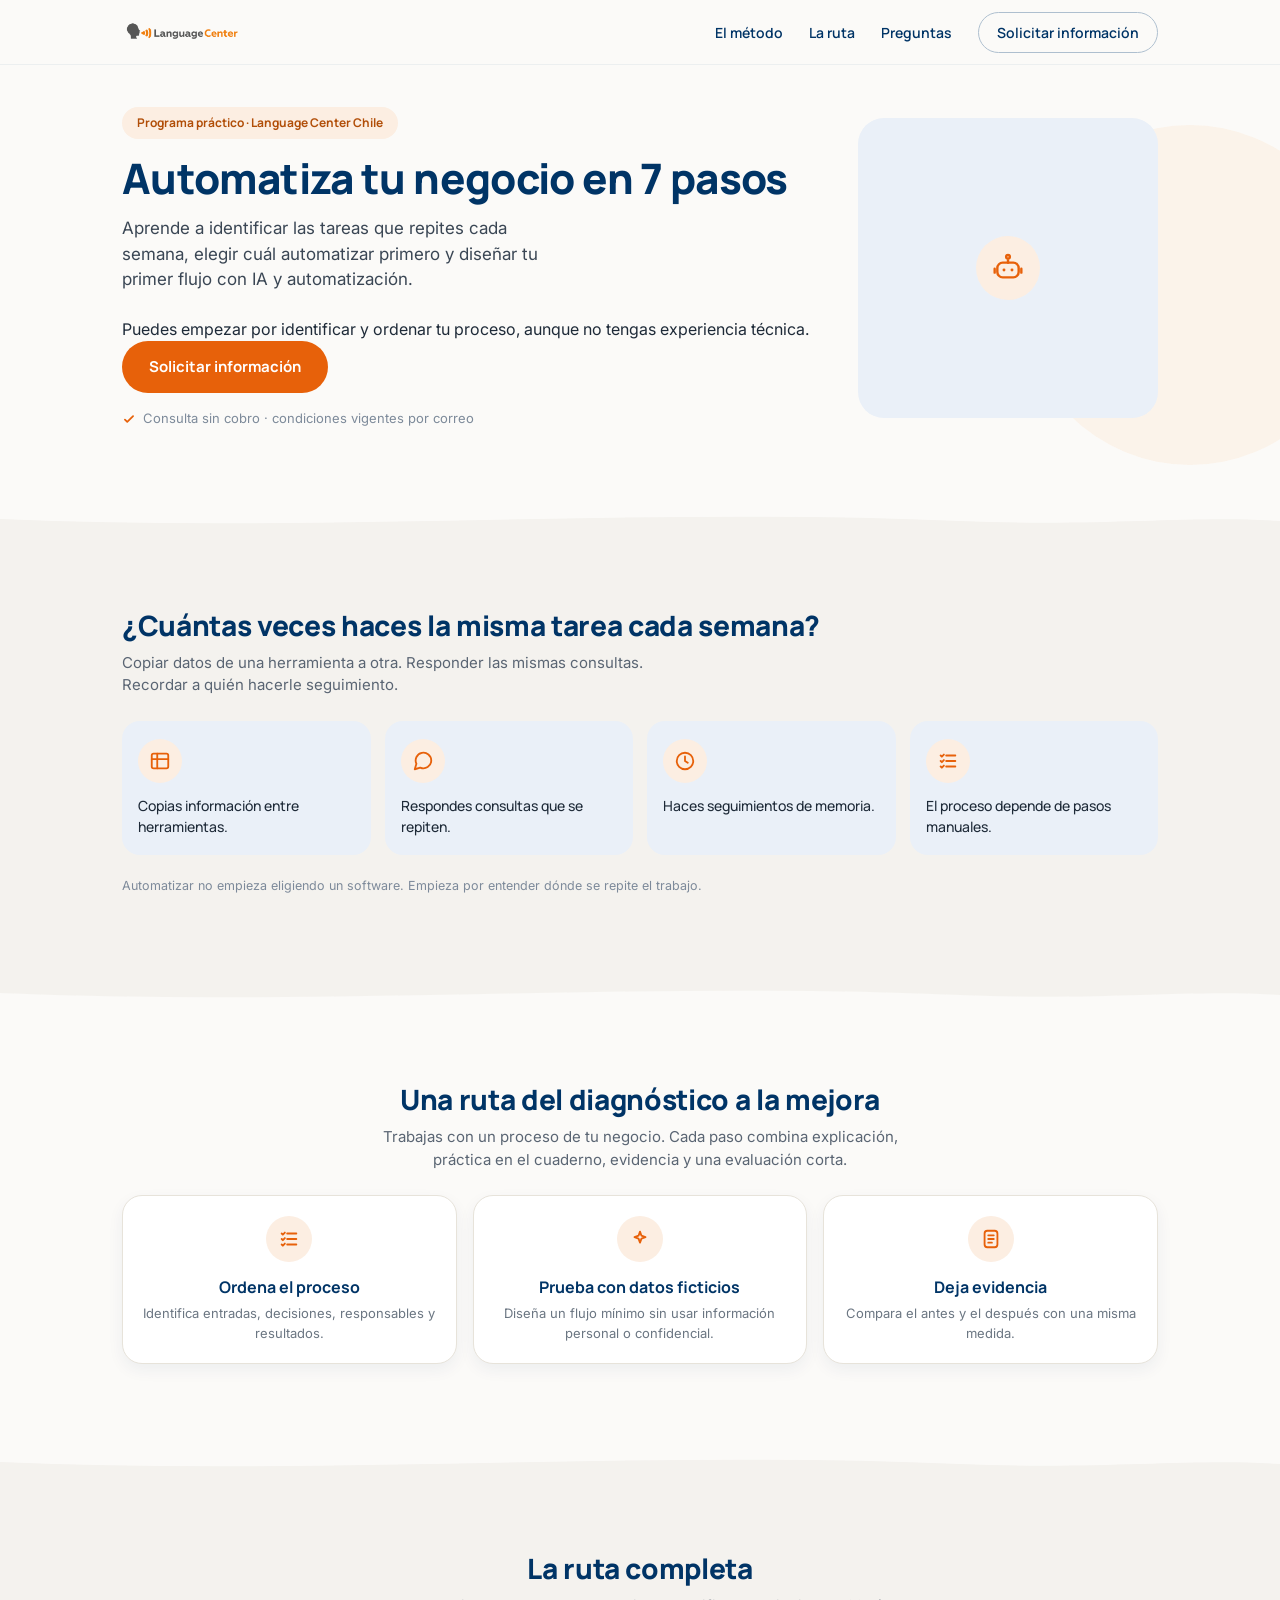
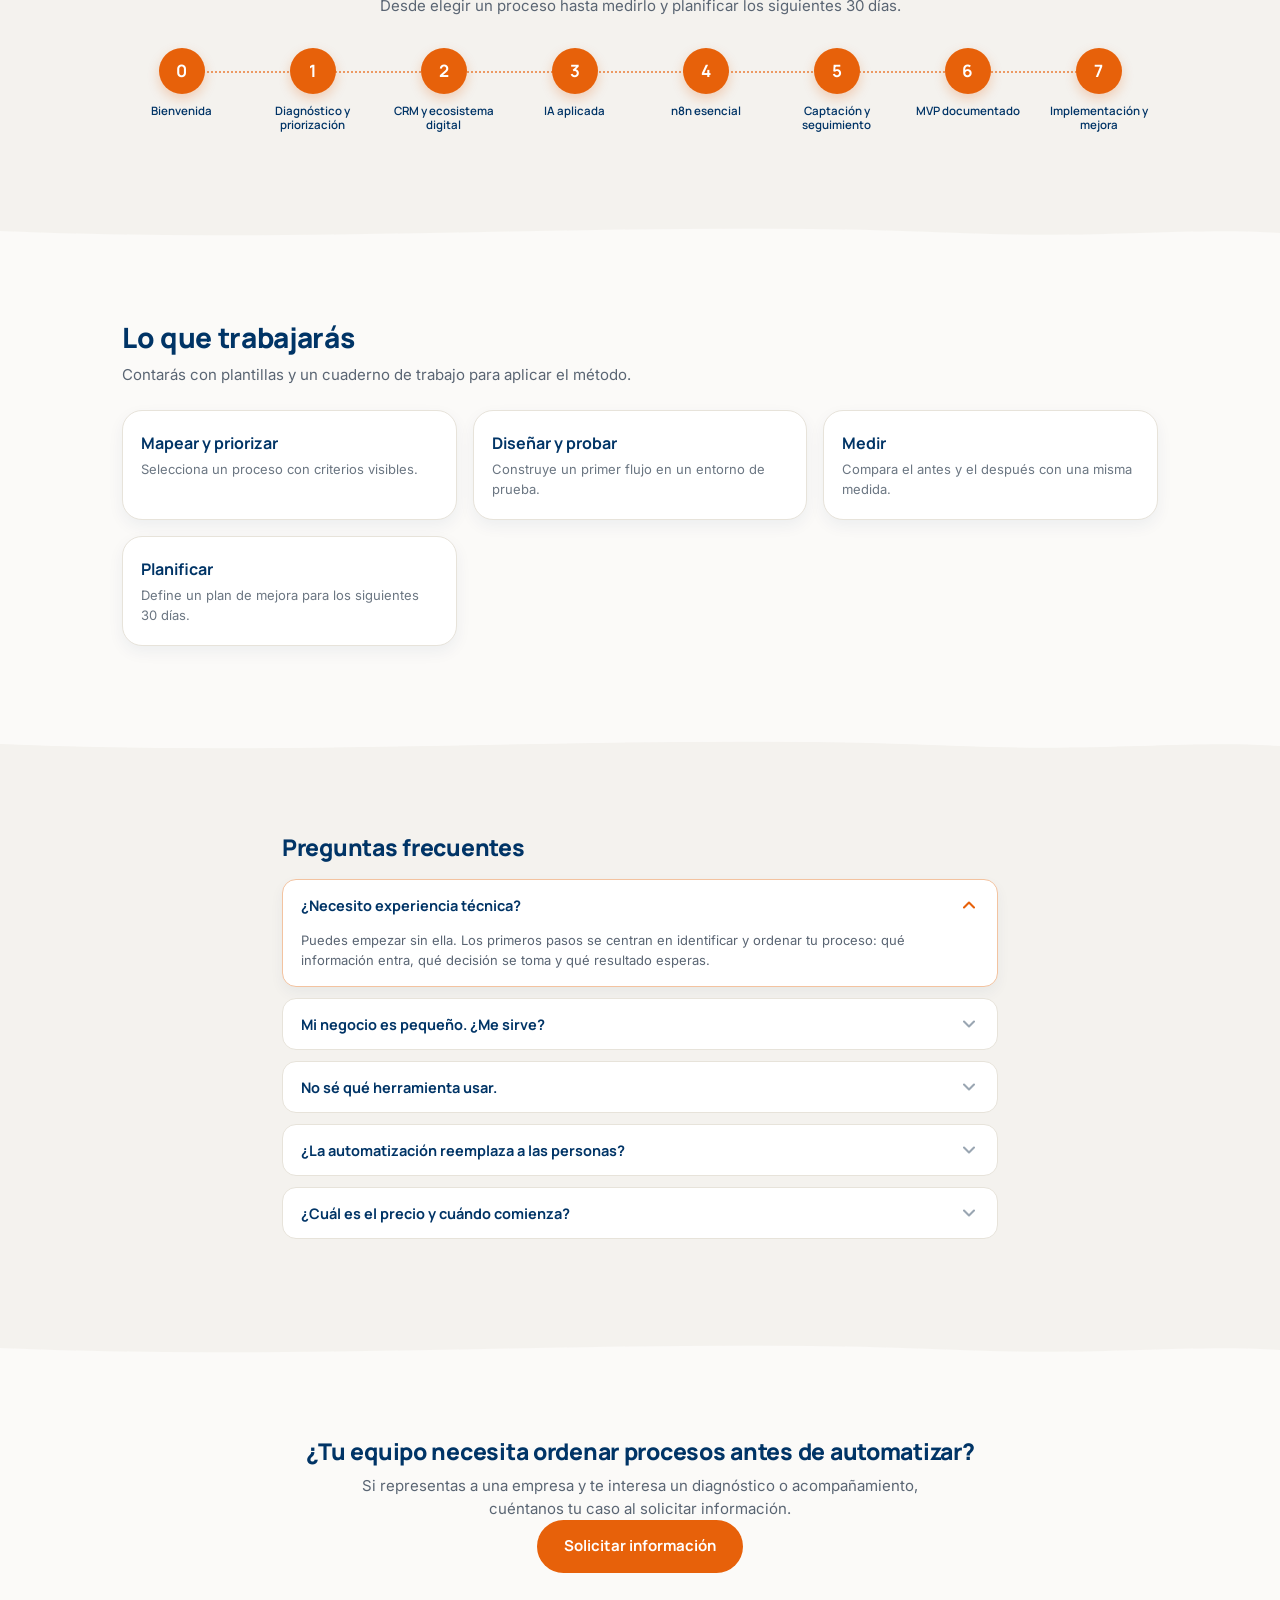
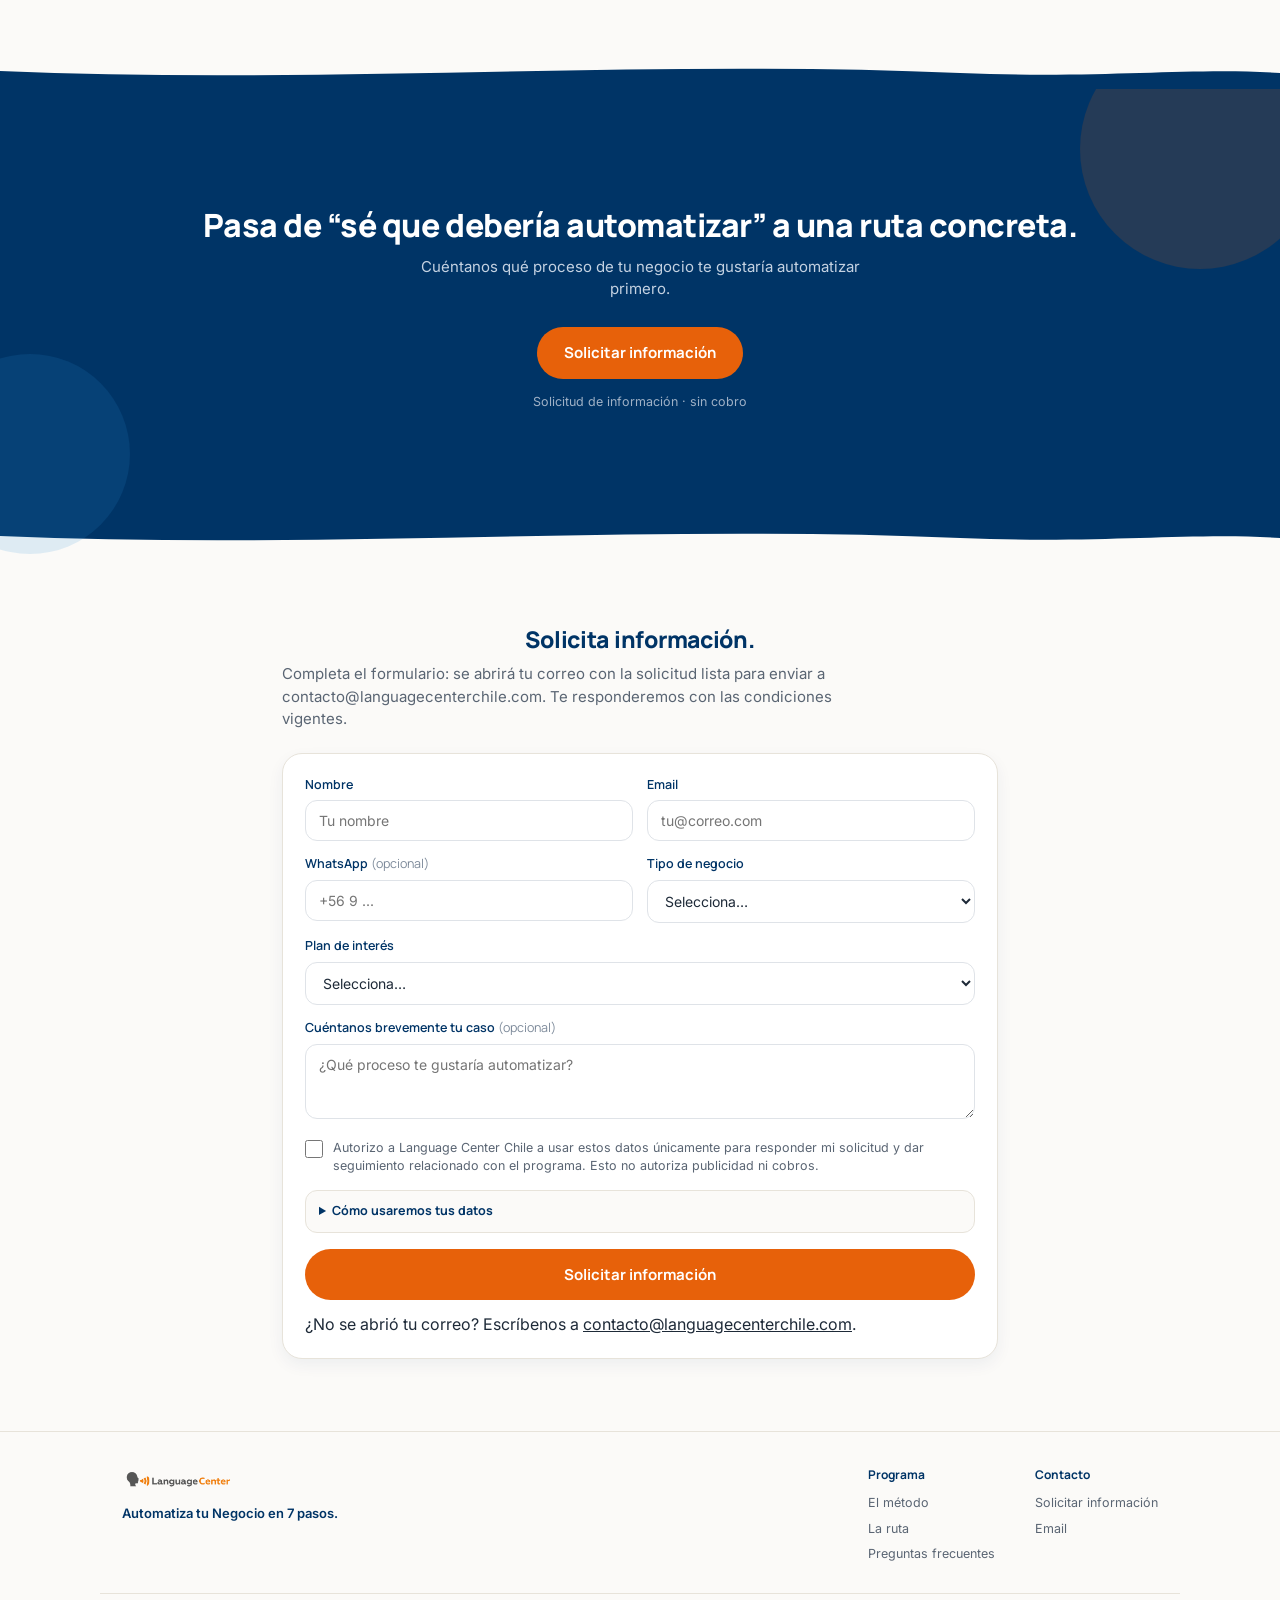
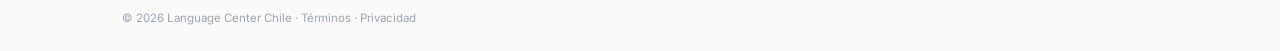
<file: index.html>
<!DOCTYPE html>
<html lang="es">
<head>
<meta charset="UTF-8">
<meta name="viewport" content="width=device-width, initial-scale=1.0">
<title>Automatiza tu negocio en 7 pasos · Language Center Chile</title>
<meta name="description" content="Identifica las tareas que repites, elige cuál automatizar primero y diseña un primer flujo con IA y automatización en un entorno de prueba.">
<link rel="preconnect" href="https://fonts.googleapis.com">
<link rel="preconnect" href="https://fonts.gstatic.com" crossorigin>
<link href="https://fonts.googleapis.com/css2?family=Manrope:wght@500;600;700;800&family=Inter:wght@400;500;600&display=swap" rel="stylesheet">
<link rel="stylesheet" href="styles.css">
</head>
<body>

<header class="site-header" id="inicio">
  <div class="container nav">
    <a class="nav__logo" href="#inicio" aria-label="Language Center Chile - inicio">
      <img src="assets/logo-lc.png" alt="Language Center Chile">
    </a>
    <button class="nav__toggle" aria-label="Abrir menú" aria-expanded="false" aria-controls="nav-menu">
      <span></span><span></span><span></span>
    </button>
    <nav class="nav__menu" id="nav-menu">
      <a href="#metodo">El método</a>
      <a href="#ruta">La ruta</a>
      <a href="#faq">Preguntas</a>
      <a class="btn btn--ghost btn--sm" href="#diagnostico">Solicitar información</a>
    </nav>
  </div>
</header>

<main>

<section class="hero">
  <span class="blob blob--hero" aria-hidden="true"></span>
  <div class="container hero__grid">
    <div class="hero__copy">
      <span class="eyebrow">Programa práctico · Language Center Chile</span>
      <h1>Automatiza tu negocio en 7 pasos</h1>
      <p class="lead">Aprende a identificar las tareas que repites cada semana, elegir cuál automatizar primero y diseñar tu primer flujo con IA y automatización.</p>
      <p>Puedes empezar por identificar y ordenar tu proceso, aunque no tengas experiencia técnica.</p>
      <div class="hero__cta">
        <a class="btn btn--primary" href="#diagnostico">Solicitar información</a>
      </div>
      <p class="microcopy"><svg class="ico-check" viewBox="0 0 24 24" aria-hidden="true"><path d="M5 13l4 4L19 7"/></svg>Consulta sin cobro · condiciones vigentes por correo</p>
    </div>
    <div class="hero__media" aria-hidden="true">
      <div class="hero__illu">
        <span class="hero__illu-ico">
          <svg viewBox="0 0 24 24"><rect x="4" y="8" width="16" height="11" rx="4"/><path d="M12 8V5M12 5a1.4 1.4 0 1 0 0-2.8A1.4 1.4 0 0 0 12 5Z"/><circle cx="9" cy="13.5" r="1.1"/><circle cx="15" cy="13.5" r="1.1"/><path d="M2 12.5v3M22 12.5v3"/></svg>
        </span>
      </div>
    </div>
  </div>
  <div class="wave"><svg viewBox="0 0 1440 44" preserveAspectRatio="none" aria-hidden="true"><path d="M0,26 C360,40 720,14 1080,28 C1240,34 1340,22 1440,28 L1440,44 L0,44 Z" fill="var(--sand)"/></svg></div>
</section>

<section class="section section--sand">
  <div class="container">
    <h2 class="section__title">¿Cuántas veces haces la misma tarea cada semana?</h2>
    <p class="section__sub">Copiar datos de una herramienta a otra. Responder las mismas consultas. Recordar a quién hacerle seguimiento.</p>
    <div class="pain-grid">
      <article class="pain-card"><span class="ico-circle"><svg viewBox="0 0 24 24"><rect x="3" y="4" width="18" height="16" rx="2"/><path d="M3 10h18M9 4v16"/></svg></span><p>Copias información entre herramientas.</p></article>
      <article class="pain-card"><span class="ico-circle"><svg viewBox="0 0 24 24"><path d="M21 11.5a8.5 8.5 0 0 1-12 7.7L3 21l1.8-6A8.5 8.5 0 1 1 21 11.5Z"/></svg></span><p>Respondes consultas que se repiten.</p></article>
      <article class="pain-card"><span class="ico-circle"><svg viewBox="0 0 24 24"><circle cx="12" cy="12" r="9"/><path d="M12 7v5l3 2"/></svg></span><p>Haces seguimientos de memoria.</p></article>
      <article class="pain-card"><span class="ico-circle"><svg viewBox="0 0 24 24"><path d="M10 6h10M10 12h10M10 18h10M4 6l1.3 1.3L7.5 5M4 12l1.3 1.3L7.5 11M4 18l1.3 1.3L7.5 17"/></svg></span><p>El proceso depende de pasos manuales.</p></article>
    </div>
    <p class="section__note">Automatizar no empieza eligiendo un software. Empieza por entender dónde se repite el trabajo.</p>
  </div>
  <div class="wave"><svg viewBox="0 0 1440 44" preserveAspectRatio="none" aria-hidden="true"><path d="M0,26 C360,40 720,14 1080,28 C1240,34 1340,22 1440,28 L1440,44 L0,44 Z" fill="var(--cream)"/></svg></div>
</section>

<section class="section section--cream center" id="metodo">
  <div class="container">
    <h2 class="section__title">Una ruta del diagnóstico a la mejora</h2>
    <p class="section__sub">Trabajas con un proceso de tu negocio. Cada paso combina explicación, práctica en el cuaderno, evidencia y una evaluación corta.</p>
    <div class="cards-3">
      <article class="card"><span class="ico-circle"><svg viewBox="0 0 24 24"><path d="M10 6h10M10 12h10M10 18h10M4 6l1.3 1.3L7.5 5M4 12l1.3 1.3L7.5 11M4 18l1.3 1.3L7.5 17"/></svg></span><h3>Ordena el proceso</h3><p>Identifica entradas, decisiones, responsables y resultados.</p></article>
      <article class="card"><span class="ico-circle"><svg viewBox="0 0 24 24"><path d="M12 4l1.6 4.4L18 10l-4.4 1.6L12 16l-1.6-4.4L6 10l4.4-1.6z"/></svg></span><h3>Prueba con datos ficticios</h3><p>Diseña un flujo mínimo sin usar información personal o confidencial.</p></article>
      <article class="card"><span class="ico-circle"><svg viewBox="0 0 24 24"><rect x="5" y="3" width="14" height="18" rx="3"/><path d="M9 8h6M9 12h6M9 16h4"/></svg></span><h3>Deja evidencia</h3><p>Compara el antes y el después con una misma medida.</p></article>
    </div>
  </div>
  <div class="wave"><svg viewBox="0 0 1440 44" preserveAspectRatio="none" aria-hidden="true"><path d="M0,26 C360,40 720,14 1080,28 C1240,34 1340,22 1440,28 L1440,44 L0,44 Z" fill="var(--sand)"/></svg></div>
</section>

<section class="section section--sand center" id="ruta">
  <div class="container">
    <h2 class="section__title">La ruta completa</h2>
    <p class="section__sub">Desde elegir un proceso hasta medirlo y planificar los siguientes 30 días.</p>
    <ol class="steps">
      <li class="step"><span class="step__num">0</span><span class="step__lbl">Bienvenida</span></li>
      <li class="step"><span class="step__num">1</span><span class="step__lbl">Diagnóstico y priorización</span></li>
      <li class="step"><span class="step__num">2</span><span class="step__lbl">CRM y ecosistema digital</span></li>
      <li class="step"><span class="step__num">3</span><span class="step__lbl">IA aplicada</span></li>
      <li class="step"><span class="step__num">4</span><span class="step__lbl">n8n esencial</span></li>
      <li class="step"><span class="step__num">5</span><span class="step__lbl">Captación y seguimiento</span></li>
      <li class="step"><span class="step__num">6</span><span class="step__lbl">MVP documentado</span></li>
      <li class="step"><span class="step__num">7</span><span class="step__lbl">Implementación y mejora</span></li>
    </ol>
  </div>
  <div class="wave"><svg viewBox="0 0 1440 44" preserveAspectRatio="none" aria-hidden="true"><path d="M0,26 C360,40 720,14 1080,28 C1240,34 1340,22 1440,28 L1440,44 L0,44 Z" fill="var(--cream)"/></svg></div>
</section>

<section class="section section--cream">
  <div class="container">
    <h2 class="section__title">Lo que trabajarás</h2>
    <p class="section__sub">Contarás con plantillas y un cuaderno de trabajo para aplicar el método.</p>
    <div class="cards-3">
      <article class="card"><h3>Mapear y priorizar</h3><p>Selecciona un proceso con criterios visibles.</p></article>
      <article class="card"><h3>Diseñar y probar</h3><p>Construye un primer flujo en un entorno de prueba.</p></article>
      <article class="card"><h3>Medir</h3><p>Compara el antes y el después con una misma medida.</p></article>
      <article class="card"><h3>Planificar</h3><p>Define un plan de mejora para los siguientes 30 días.</p></article>
    </div>
  </div>
  <div class="wave"><svg viewBox="0 0 1440 44" preserveAspectRatio="none" aria-hidden="true"><path d="M0,26 C360,40 720,14 1080,28 C1240,34 1340,22 1440,28 L1440,44 L0,44 Z" fill="var(--sand)"/></svg></div>
</section>

<section class="section section--sand" id="faq">
  <div class="container container--narrow">
    <h2 class="section__title section__title--sm">Preguntas frecuentes</h2>
    <div class="faq">
      <div class="faq__item is-open"><button class="faq__q" aria-expanded="true"><span>¿Necesito experiencia técnica?</span><svg class="faq__chev" viewBox="0 0 24 24" aria-hidden="true"><path d="M6 9l6 6 6-6"/></svg></button><div class="faq__a"><p>Puedes empezar sin ella. Los primeros pasos se centran en identificar y ordenar tu proceso: qué información entra, qué decisión se toma y qué resultado esperas.</p></div></div>
      <div class="faq__item"><button class="faq__q" aria-expanded="false"><span>Mi negocio es pequeño. ¿Me sirve?</span><svg class="faq__chev" viewBox="0 0 24 24" aria-hidden="true"><path d="M6 9l6 6 6-6"/></svg></button><div class="faq__a"><p>El método propone partir por una sola automatización bien elegida, en lugar de intentar automatizarlo todo.</p></div></div>
      <div class="faq__item"><button class="faq__q" aria-expanded="false"><span>No sé qué herramienta usar.</span><svg class="faq__chev" viewBox="0 0 24 24" aria-hidden="true"><path d="M6 9l6 6 6-6"/></svg></button><div class="faq__a"><p>La herramienta viene después. Primero aprenderás a decidir qué vale la pena automatizar.</p></div></div>
      <div class="faq__item"><button class="faq__q" aria-expanded="false"><span>¿La automatización reemplaza a las personas?</span><svg class="faq__chev" viewBox="0 0 24 24" aria-hidden="true"><path d="M6 9l6 6 6-6"/></svg></button><div class="faq__a"><p>El enfoque es dejar a los sistemas las tareas repetibles y reservar el trabajo humano para decisiones, relaciones con clientes y excepciones.</p></div></div>
      <div class="faq__item"><button class="faq__q" aria-expanded="false"><span>¿Cuál es el precio y cuándo comienza?</span><svg class="faq__chev" viewBox="0 0 24 24" aria-hidden="true"><path d="M6 9l6 6 6-6"/></svg></button><div class="faq__a"><p>Solicita información y te responderemos con las condiciones vigentes.</p></div></div>
    </div>
  </div>
  <div class="wave"><svg viewBox="0 0 1440 44" preserveAspectRatio="none" aria-hidden="true"><path d="M0,26 C360,40 720,14 1080,28 C1240,34 1340,22 1440,28 L1440,44 L0,44 Z" fill="var(--cream)"/></svg></div>
</section>

<section class="section section--cream center">
  <div class="container">
    <h2 class="section__title section__title--sm">¿Tu equipo necesita ordenar procesos antes de automatizar?</h2>
    <p class="section__sub">Si representas a una empresa y te interesa un diagnóstico o acompañamiento, cuéntanos tu caso al solicitar información.</p>
    <a class="btn btn--primary" href="#diagnostico">Solicitar información</a>
  </div>
  <div class="wave"><svg viewBox="0 0 1440 44" preserveAspectRatio="none" aria-hidden="true"><path d="M0,26 C360,40 720,14 1080,28 C1240,34 1340,22 1440,28 L1440,44 L0,44 Z" fill="var(--navy)"/></svg></div>
</section>

<section class="section section--navy center cta-final">
  <span class="blob blob--org" aria-hidden="true"></span>
  <span class="blob blob--blue" aria-hidden="true"></span>
  <div class="container">
    <h2 class="cta-final__title">Pasa de “sé que debería automatizar” a una ruta concreta.</h2>
    <p class="cta-final__sub">Cuéntanos qué proceso de tu negocio te gustaría automatizar primero.</p>
    <div class="cta-final__btns"><a class="btn btn--primary" href="#diagnostico">Solicitar información</a></div>
    <p class="cta-final__micro">Solicitud de información · sin cobro</p>
  </div>
  <div class="wave"><svg viewBox="0 0 1440 44" preserveAspectRatio="none" aria-hidden="true"><path d="M0,26 C360,40 720,14 1080,28 C1240,34 1340,22 1440,28 L1440,44 L0,44 Z" fill="var(--cream)"/></svg></div>
</section>

<!-- ============ DIAGNOSTICO (FORM) ============ -->
<section class="section section--cream" id="diagnostico">
  <div class="container container--narrow">
    <h2 class="section__title section__title--sm center">Solicita información.</h2>
    <p class="section__sub">Completa el formulario: se abrirá tu correo con la solicitud lista para enviar a contacto@languagecenterchile.com. Te responderemos con las condiciones vigentes.</p>

    <!--
      FORMULARIO "SOLICITAR INFORMACIÓN" — destino decidido por Katherine el 01-11-2026: correo contacto@languagecenterchile.com.
      El sitio no envía datos a terceros: script.js valida, arma un mailto con asunto fijo
      "[Automatiza 7 Pasos] Solicitud de información" y abre el programa de correo de la persona, que decide si envía.
      Sin JavaScript, el action mailto actúa como respaldo con validación nativa (campos obligatorios y autorización);
      su soporte depende del navegador y del programa de correo, y el cuerpo llega como pares campo=valor.
      script.js desactiva la validación nativa solo cuando JavaScript está disponible.
      Antes de publicar: aprobar textos, probar la llegada a la casilla (sin spam) y preparar la respuesta modelo.
      WhatsApp y formularios conectados (Formspree, Apps Script, n8n) quedan para una etapa posterior.
    -->
    <form class="form" id="lead-form" action="mailto:contacto@languagecenterchile.com?subject=%5BAutomatiza%207%20Pasos%5D%20Solicitud%20de%20informaci%C3%B3n" method="post" enctype="text/plain">
      <div class="form__row">
        <label class="field"><span>Nombre</span><input type="text" name="nombre" required autocomplete="name" placeholder="Tu nombre"></label>
        <label class="field"><span>Email</span><input type="email" name="email" required autocomplete="email" placeholder="tu@correo.com"></label>
      </div>
      <div class="form__row">
        <label class="field"><span>WhatsApp <em>(opcional)</em></span><input type="tel" name="whatsapp" autocomplete="tel" placeholder="+56 9 ..."></label>
        <label class="field"><span>Tipo de negocio</span>
          <select name="tipo_negocio">
            <option value="">Selecciona…</option>
            <option>Emprendedor / pyme</option>
            <option>Consultor / agencia</option>
            <option>Instituto / servicios</option>
            <option>Equipo administrativo</option>
            <option>Otro</option>
          </select>
        </label>
      </div>
      <label class="field"><span>Plan de interés</span>
        <select name="plan_interes">
          <option value="">Selecciona…</option>
          <option>Pro</option>
          <option>Empresa</option>
          <option>Aún no lo sé</option>
        </select>
      </label>
      <label class="field"><span>Cuéntanos brevemente tu caso <em>(opcional)</em></span><textarea name="mensaje" rows="3" placeholder="¿Qué proceso te gustaría automatizar?"></textarea></label>
      <label class="form__consent">
        <input type="checkbox" name="consentimiento_contacto" value="si" required>
        <span>Autorizo a Language Center Chile a usar estos datos únicamente para responder mi solicitud y dar seguimiento relacionado con el programa. Esto no autoriza publicidad ni cobros.</span>
      </label>
      <details class="form__privacy" id="form-privacy-note">
        <summary>Cómo usaremos tus datos</summary>
        <p>Usaremos tu nombre y correo —y los datos opcionales que entregues— para responder esta solicitud y continuar la conversación sobre el programa.</p>
        <p>Este formulario no envía datos por sí mismo: abre tu programa de correo con el mensaje listo y tú decides si lo envías. No enviaremos estos datos a analítica ni los usaremos para cobrar. Puedes solicitar acceso, corrección o eliminación escribiendo a <a href="mailto:contacto@languagecenterchile.com">contacto@languagecenterchile.com</a>.</p>
      </details>
      <button type="submit" class="btn btn--primary btn--block">Solicitar información</button>
      <p class="form__status" id="form-status" role="status" aria-live="polite"></p>
      <p class="form__fallback">¿No se abrió tu correo? Escríbenos a <a href="mailto:contacto@languagecenterchile.com?subject=%5BAutomatiza%207%20Pasos%5D%20Solicitud%20de%20informaci%C3%B3n">contacto@languagecenterchile.com</a>.</p>
    </form>
  </div>
</section>

</main>

<!-- ============ FOOTER ============ -->
<footer class="footer">
  <div class="container footer__top">
    <div class="footer__brand">
      <img class="footer__logo" src="assets/logo-lc.png" alt="Language Center Chile">
      <p class="footer__tag"><strong>Automatiza tu Negocio en 7 pasos.</strong></p>
    </div>
    <nav class="footer__links">
      <div><h4>Programa</h4><a href="#metodo">El método</a><a href="#ruta">La ruta</a><a href="#faq">Preguntas frecuentes</a></div>
      <div><h4>Contacto</h4><a href="#diagnostico">Solicitar información</a><a href="mailto:contacto@languagecenterchile.com">Email</a></div>
    </nav>
  </div>
  <div class="container footer__bottom">
    <p class="footer__legal">© 2026 Language Center Chile · Términos · Privacidad</p>
  </div>
</footer>

<script src="script.js"></script>
</body>
</html>
</file>
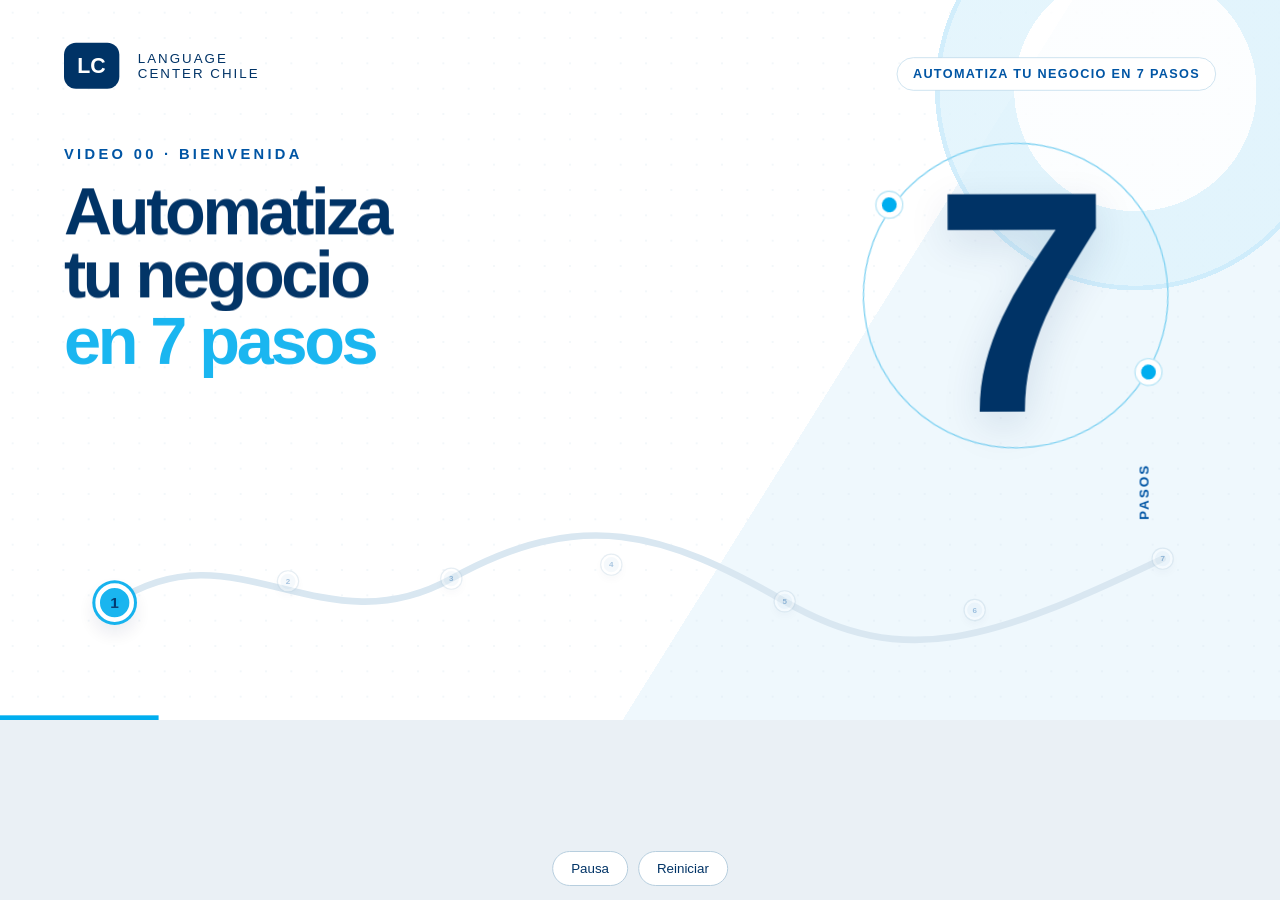
<file: course-content/video-production/assets/video-00-scene-01/animation.html>
<!doctype html>
<html lang="es">
<meta charset="utf-8">
<meta name="viewport" content="width=device-width,initial-scale=1">
<title>Automatiza tu Negocio en 7 Pasos | LC</title>
<style>
  *{box-sizing:border-box}
  html,body{margin:0;background:#eaf0f5;font-family:Arial,Helvetica,sans-serif;color:#14283d}
  body{overflow:hidden}
  #stage{width:1920px;height:1080px;position:absolute;transform-origin:top left;background:#fff;overflow:hidden}
  .grid{position:absolute;inset:0;background-image:radial-gradient(#d5e4ee 1.4px,transparent 1.4px);background-size:38px 38px;opacity:.28}
  .wash{position:absolute;inset:0;background:linear-gradient(122deg,#fff 0 62%,#eff8fd 62% 100%)}
  .arc{position:absolute;width:940px;height:940px;border-radius:50%;right:-300px;top:-335px;background:radial-gradient(circle at 45% 50%,#fff 0 26%,#dff3fc 26% 42%,#c8eafb 42% 43%,transparent 43%);opacity:.82}
  header{position:absolute;left:96px;top:64px;display:flex;gap:28px;align-items:center;z-index:5}
  .mark{background:#003366;color:#fff;border-radius:18px;padding:16px 20px;font-size:32px;font-weight:800}
  .brand{font-size:20px;letter-spacing:3px;color:#003366}
  .scene{position:absolute;right:96px;top:86px;padding:13px 23px;border:1px solid #b8d6e8;border-radius:40px;color:#0055a4;background:#fff;font-size:19px;letter-spacing:2px;font-weight:700;z-index:5}
  .copy{position:absolute;left:96px;top:218px;width:1040px;z-index:4}
  .eyebrow{font-size:22px;letter-spacing:5px;color:#0055a4;font-weight:700;margin-bottom:25px}
  h1{margin:0;color:#003366;font-size:100px;line-height:.94;letter-spacing:-5px;font-weight:800}
  h1 .word{display:block;transform-origin:left center}
  h1 .accent{color:#00aeef}
  .subtitle{margin-top:35px;font-size:31px;line-height:1.35;color:#587287;letter-spacing:.2px}
  .rule{margin-top:31px;width:170px;height:7px;border-radius:8px;background:#00aeef;transform-origin:left}
  .seven-wrap{position:absolute;right:142px;top:164px;width:530px;height:580px;z-index:3}
  .seven{position:absolute;inset:0;display:flex;align-items:center;justify-content:center;color:#003366;font-size:470px;line-height:1;font-weight:800;letter-spacing:-40px;text-shadow:0 20px 60px #00336620}
  .orbit{position:absolute;width:455px;height:455px;border:2px solid #83d3f2;border-radius:50%;left:48px;top:52px}
  .orbit::before,.orbit::after{content:"";position:absolute;width:22px;height:22px;border-radius:50%;background:#00aeef;box-shadow:0 0 0 8px #fff,0 0 0 10px #bce6f6}
  .orbit::before{left:44px;top:58px}.orbit::after{right:32px;bottom:78px}
  .mini{position:absolute;right:52px;bottom:50px;color:#0055a4;font-size:20px;letter-spacing:3px;font-weight:700;transform:rotate(-90deg);transform-origin:right bottom}
  .route{position:absolute;left:92px;right:92px;bottom:86px;height:238px;z-index:4}
  .route svg{position:absolute;inset:0;width:100%;height:100%}
  .route-base{fill:none;stroke:#d9e7f1;stroke-width:10;stroke-linecap:round}
  .route-fill{fill:none;stroke:#00aeef;stroke-width:10;stroke-linecap:round;filter:drop-shadow(0 7px 9px #00aeef35)}
  .nodes{position:absolute;inset:0}
  .node{position:absolute;width:50px;height:50px;border-radius:50%;transform:translate(-50%,-50%);display:flex;align-items:center;justify-content:center;background:#e2edf5;border:6px solid #fff;box-shadow:0 0 0 3px #b7cddd,0 10px 24px #0033661c;color:#0055a4;font-size:20px;font-weight:800}
  .closing{position:absolute;left:50%;bottom:26px;transform:translateX(-50%);color:#003366;font-size:23px;font-weight:700;letter-spacing:.5px;white-space:nowrap}
  .progress{position:absolute;bottom:0;height:7px;background:#00aeef;width:1920px;transform-origin:left}
  .controls{position:fixed;bottom:14px;left:50%;transform:translateX(-50%);display:flex;gap:10px;z-index:9}
  button{padding:9px 18px;border:1px solid #b7cede;background:#fff;color:#003366;border-radius:20px;cursor:pointer}
  body.capture .controls{display:none}
  @media (prefers-reduced-motion:reduce){.orbit{transform:none!important}}
</style>
<body>
<main id="stage">
  <div class="wash"></div><div class="grid"></div><div class="arc"></div>
  <header><div class="mark">LC</div><div class="brand">LANGUAGE<br>CENTER CHILE</div></header>
  <div class="scene"></div>
  <section class="copy">
    <div class="eyebrow"></div>
    <h1><span class="word"></span><span class="word"></span><span class="word accent"></span></h1>
    <div class="subtitle"></div><div class="rule"></div>
  </section>
  <aside class="seven-wrap" aria-hidden="true"><div class="orbit"></div><div class="seven">7</div><div class="mini">PASOS</div></aside>
  <section class="route" aria-label="Ruta de siete pasos">
    <svg viewBox="0 0 1736 238" aria-hidden="true">
      <path class="route-base" d="M80 148 C260 28 390 220 585 112 S905 42 1085 146 S1395 205 1652 82"/>
      <path class="route-fill" d="M80 148 C260 28 390 220 585 112 S905 42 1085 146 S1395 205 1652 82"/>
    </svg>
    <div class="nodes"></div>
  </section>
  <div class="closing"></div><div class="progress"></div>
</main>
<div class="controls"><button id="pause">Pausa / Play</button><button id="restart">Reiniciar</button></div>
<script>/*!
 * GSAP 3.15.0
 * https://gsap.com
 *
 * @license Copyright 2026, GreenSock. All rights reserved.
 * Subject to the terms at https://gsap.com/standard-license.
 * @author: Jack Doyle, jack@greensock.com
 */

!function(t,e){"object"==typeof exports&&"undefined"!=typeof module?e(exports):"function"==typeof define&&define.amd?define(["exports"],e):e((t=t||self).window=t.window||{})}(this,function(e){"use strict";function _inheritsLoose(t,e){t.prototype=Object.create(e.prototype),(t.prototype.constructor=t).__proto__=e}function _assertThisInitialized(t){if(void 0===t)throw new ReferenceError("this hasn't been initialised - super() hasn't been called");return t}function r(t){return"string"==typeof t}function s(t){return"function"==typeof t}function t(t){return"number"==typeof t}function u(t){return void 0===t}function v(t){return"object"==typeof t}function w(t){return!1!==t}function x(){return"undefined"!=typeof window}function y(t){return s(t)||r(t)}function R(t){return(i=bt(t,ht))&&Fe}function S(t,e){return console.warn("Invalid property",t,"set to",e,"Missing plugin? gsap.registerPlugin()")}function T(t,e){return!e&&console.warn(t)}function U(t,e){return t&&(ht[t]=e)&&i&&(i[t]=e)||ht}function V(){return 0}function ga(t){var e,r,i=t[0];if(v(i)||s(i)||(t=[t]),!(e=(i._gsap||{}).harness)){for(r=yt.length;r--&&!yt[r].targetTest(i););e=yt[r]}for(r=t.length;r--;)t[r]&&(t[r]._gsap||(t[r]._gsap=new Xt(t[r],e)))||t.splice(r,1);return t}function ha(t){return t._gsap||ga(Pt(t))[0]._gsap}function ia(t,e,r){return(r=t[e])&&s(r)?t[e]():u(r)&&t.getAttribute&&t.getAttribute(e)||r}function ja(t,e){return(t=t.split(",")).forEach(e)||t}function ka(t){return Math.round(1e5*t)/1e5||0}function la(t){return Math.round(1e7*t)/1e7||0}function ma(t,e){var r=e.charAt(0),i=parseFloat(e.substr(2));return t=parseFloat(t),"+"===r?t+i:"-"===r?t-i:"*"===r?t*i:t/i}function na(t,e){for(var r=e.length,i=0;t.indexOf(e[i])<0&&++i<r;);return i<r}function oa(){var t,e,r=pt.length,i=pt.slice(0);for(_t={},t=pt.length=0;t<r;t++)(e=i[t])&&e._lazy&&(e.render(e._lazy[0],e._lazy[1],!0)._lazy=0)}function pa(t){return!!(t._initted||t._startAt||t.add)}function qa(t,e,r,i){pt.length&&!I&&oa(),t.render(e,r,i||!!(I&&e<0&&pa(t))),pt.length&&!I&&oa()}function ra(t){var e=parseFloat(t);return(e||0===e)&&(t+"").match(ot).length<2?e:r(t)?t.trim():t}function sa(t){return t}function ta(t,e){for(var r in e)r in t||(t[r]=e[r]);return t}function wa(t,e){for(var r in e)"__proto__"!==r&&"constructor"!==r&&"prototype"!==r&&(t[r]=v(e[r])?wa(t[r]||(t[r]={}),e[r]):e[r]);return t}function xa(t,e){var r,i={};for(r in t)r in e||(i[r]=t[r]);return i}function ya(t){var e=t.parent||L,r=t.keyframes?function _setKeyframeDefaults(i){return function(t,e){for(var r in e)r in t||"duration"===r&&i||"ease"===r||(t[r]=e[r])}}(K(t.keyframes)):ta;if(w(t.inherit))for(;e;)r(t,e.vars.defaults),e=e.parent||e._dp;return t}function Aa(t,e,r,i,n){void 0===r&&(r="_first"),void 0===i&&(i="_last");var a,s=t[i];if(n)for(a=e[n];s&&s[n]>a;)s=s._prev;return s?(e._next=s._next,s._next=e):(e._next=t[r],t[r]=e),e._next?e._next._prev=e:t[i]=e,e._prev=s,e.parent=e._dp=t,e}function Ba(t,e,r,i){void 0===r&&(r="_first"),void 0===i&&(i="_last");var n=e._prev,a=e._next;n?n._next=a:t[r]===e&&(t[r]=a),a?a._prev=n:t[i]===e&&(t[i]=n),e._next=e._prev=e.parent=null}function Ca(t,e){t.parent&&(!e||t.parent.autoRemoveChildren)&&t.parent.remove&&t.parent.remove(t),t._act=0}function Da(t,e){if(t&&(!e||e._end>t._dur||e._start<0))for(var r=t;r;)r._dirty=1,r=r.parent;return t}function Fa(t,e,r,i){return t._startAt&&(I?t._startAt.revert(ft):t.vars.immediateRender&&!t.vars.autoRevert||t._startAt.render(e,!0,i))}function Ha(t){return t._repeat?wt(t._tTime,t=t.duration()+t._rDelay)*t:0}function Ja(t,e){return(t-e._start)*e._ts+(0<=e._ts?0:e._dirty?e.totalDuration():e._tDur)}function Ka(t){return t._end=la(t._start+(t._tDur/Math.abs(t._ts||t._rts||q)||0))}function La(t,e){var r=t._dp;return r&&r.smoothChildTiming&&t._ts&&(t._start=la(r._time-(0<t._ts?e/t._ts:((t._dirty?t.totalDuration():t._tDur)-e)/-t._ts)),Ka(t),r._dirty||Da(r,t)),t}function Ma(t,e){var r;if((e._time||!e._dur&&e._initted||e._start<t._time&&(e._dur||!e.add))&&(r=Ja(t.rawTime(),e),(!e._dur||Mt(0,e.totalDuration(),r)-e._tTime>q)&&e.render(r,!0)),Da(t,e)._dp&&t._initted&&t._time>=t._dur&&t._ts){if(t._dur<t.duration())for(r=t;r._dp;)0<=r.rawTime()&&r.totalTime(r._tTime),r=r._dp;t._zTime=-q}}function Na(e,r,i,n){return r.parent&&Ca(r),r._start=la((t(i)?i:i||e!==L?Ot(e,i,r):e._time)+r._delay),r._end=la(r._start+(r.totalDuration()/Math.abs(r.timeScale())||0)),Aa(e,r,"_first","_last",e._sort?"_start":0),xt(r)||(e._recent=r),n||Ma(e,r),e._ts<0&&La(e,e._tTime),e}function Oa(t,e){return(ht.ScrollTrigger||S("scrollTrigger",e))&&ht.ScrollTrigger.create(e,t)}function Pa(t,e,r,i,n){return Ht(t,e,n),t._initted?!r&&t._pt&&!I&&(t._dur&&!1!==t.vars.lazy||!t._dur&&t.vars.lazy)&&f!==It.frame?(pt.push(t),t._lazy=[n,i],1):void 0:1}function Ua(t,e,r,i){var n=t._repeat,a=la(e)||0,s=t._tTime/t._tDur;return s&&!i&&(t._time*=a/t._dur),t._dur=a,t._tDur=n?n<0?1e10:la(a*(n+1)+t._rDelay*n):a,0<s&&!i&&La(t,t._tTime=t._tDur*s),t.parent&&Ka(t),r||Da(t.parent,t),t}function Va(t){return t instanceof Gt?Da(t):Ua(t,t._dur)}function Ya(e,r,i){var n,a,s=t(r[1]),o=(s?2:1)+(e<2?0:1),u=r[o];if(s&&(u.duration=r[1]),u.parent=i,e){for(n=u,a=i;a&&!("immediateRender"in n);)n=a.vars.defaults||{},a=w(a.vars.inherit)&&a.parent;u.immediateRender=w(n.immediateRender),e<2?u.runBackwards=1:u.startAt=r[o-1]}return new te(r[0],u,r[1+o])}function Za(t,e){return t||0===t?e(t):e}function _a(t,e){return r(t)&&(e=ut.exec(t))?e[1]:""}function cb(t,e){return t&&v(t)&&"length"in t&&(!e&&!t.length||t.length-1 in t&&v(t[0]))&&!t.nodeType&&t!==h}function fb(r){return r=Pt(r)[0]||T("Invalid scope")||{},function(t){var e=r.current||r.nativeElement||r;return Pt(t,e.querySelectorAll?e:e===r?T("Invalid scope")||a.createElement("div"):r)}}function gb(t){return t.sort(function(){return.5-Math.random()})}function hb(t){if(s(t))return t;var p=v(t)?t:{each:t},_=jt(p.ease),m=p.from||0,g=parseFloat(p.base)||0,y={},e=0<m&&m<1,T=isNaN(m)||e,b=p.axis,w=m,x=m;return r(m)?w=x={center:.5,edges:.5,end:1}[m]||0:!e&&T&&(w=m[0],x=m[1]),function(t,e,r){var i,n,a,s,o,u,h,l,f,c=(r||p).length,d=y[c];if(!d){if(!(f="auto"===p.grid?0:(p.grid||[1,X])[1])){for(h=-X;h<(h=r[f++].getBoundingClientRect().left)&&f<c;);f<c&&f--}for(d=y[c]=[],i=T?Math.min(f,c)*w-.5:m%f,n=f===X?0:T?c*x/f-.5:m/f|0,l=X,u=h=0;u<c;u++)a=u%f-i,s=n-(u/f|0),d[u]=o=b?Math.abs("y"===b?s:a):$(a*a+s*s),h<o&&(h=o),o<l&&(l=o);"random"===m&&gb(d),d.max=h-l,d.min=l,d.v=c=(parseFloat(p.amount)||parseFloat(p.each)*(c<f?c-1:b?"y"===b?c/f:f:Math.max(f,c/f))||0)*("edges"===m?-1:1),d.b=c<0?g-c:g,d.u=_a(p.amount||p.each)||0,_=_&&c<0?Yt(_):_}return c=(d[t]-d.min)/d.max||0,la(d.b+(_?_(c):c)*d.v)+d.u}}function ib(i){var n=Math.pow(10,((i+"").split(".")[1]||"").length);return function(e){var r=la(Math.round(parseFloat(e)/i)*i*n);return(r-r%1)/n+(t(e)?0:_a(e))}}function jb(h,e){var l,f,r=K(h);return!r&&v(h)&&(l=r=h.radius||X,h.values?(h=Pt(h.values),(f=!t(h[0]))&&(l*=l)):h=ib(h.increment)),Za(e,r?s(h)?function(t){return f=h(t),Math.abs(f-t)<=l?f:t}:function(e){for(var r,i,n=parseFloat(f?e.x:e),a=parseFloat(f?e.y:0),s=X,o=0,u=h.length;u--;)(r=f?(r=h[u].x-n)*r+(i=h[u].y-a)*i:Math.abs(h[u]-n))<s&&(s=r,o=u);return o=!l||s<=l?h[o]:e,f||o===e||t(e)?o:o+_a(e)}:ib(h))}function kb(t,e,r,i){return Za(K(t)?!e:!0===r?!!(r=0):!i,function(){return K(t)?t[~~(Math.random()*t.length)]:(r=r||1e-5)&&(i=r<1?Math.pow(10,(r+"").length-2):1)&&Math.floor(Math.round((t-r/2+Math.random()*(e-t+.99*r))/r)*r*i)/i})}function ob(e,r,t){return Za(t,function(t){return e[~~r(t)]})}function rb(t){return t.replace(tt,function(t){var e=t.indexOf("[")+1,r=t.substring(e||7,e?t.indexOf("]"):t.length-1).split(et);return kb(e?r:+r[0],e?0:+r[1],+r[2]||1e-5)})}function ub(t,e,r){var i,n,a,s=t.labels,o=X;for(i in s)(n=s[i]-e)<0==!!r&&n&&o>(n=Math.abs(n))&&(a=i,o=n);return a}function wb(t){return Ca(t),t.scrollTrigger&&t.scrollTrigger.kill(!!I),t.progress()<1&&At(t,"onInterrupt"),t}function zb(t){if(t)if(t=!t.name&&t.default||t,x()||t.headless){var e=t.name,r=s(t),i=e&&!r&&t.init?function(){this._props=[]}:t,n={init:V,render:_e,add:$t,kill:Te,modifier:ve,rawVars:0},a={targetTest:0,get:0,getSetter:ue,aliases:{},register:0};if(Lt(),t!==i){if(mt[e])return;ta(i,ta(xa(t,n),a)),bt(i.prototype,bt(n,xa(t,a))),mt[i.prop=e]=i,t.targetTest&&(yt.push(i),dt[e]=1),e=("css"===e?"CSS":e.charAt(0).toUpperCase()+e.substr(1))+"Plugin"}U(e,i),t.register&&t.register(Fe,i,we)}else Dt.push(t)}function Cb(t,e,r){return(6*(t+=t<0?1:1<t?-1:0)<1?e+(r-e)*t*6:t<.5?r:3*t<2?e+(r-e)*(2/3-t)*6:e)*zt+.5|0}function Db(e,r,i){var n,a,s,o,u,h,l,f,c,d,p=e?t(e)?[e>>16,e>>8&zt,e&zt]:0:Rt.black;if(!p){if(","===e.substr(-1)&&(e=e.substr(0,e.length-1)),Rt[e])p=Rt[e];else if("#"===e.charAt(0)){if(e.length<6&&(e="#"+(n=e.charAt(1))+n+(a=e.charAt(2))+a+(s=e.charAt(3))+s+(5===e.length?e.charAt(4)+e.charAt(4):"")),9===e.length)return[(p=parseInt(e.substr(1,6),16))>>16,p>>8&zt,p&zt,parseInt(e.substr(7),16)/255];p=[(e=parseInt(e.substr(1),16))>>16,e>>8&zt,e&zt]}else if("hsl"===e.substr(0,3))if(p=d=e.match(rt),r){if(~e.indexOf("="))return p=e.match(it),i&&p.length<4&&(p[3]=1),p}else o=+p[0]%360/360,u=p[1]/100,n=2*(h=p[2]/100)-(a=h<=.5?h*(u+1):h+u-h*u),3<p.length&&(p[3]*=1),p[0]=Cb(o+1/3,n,a),p[1]=Cb(o,n,a),p[2]=Cb(o-1/3,n,a);else p=e.match(rt)||Rt.transparent;p=p.map(Number)}return r&&!d&&(n=p[0]/zt,a=p[1]/zt,s=p[2]/zt,h=((l=Math.max(n,a,s))+(f=Math.min(n,a,s)))/2,l===f?o=u=0:(c=l-f,u=.5<h?c/(2-l-f):c/(l+f),o=l===n?(a-s)/c+(a<s?6:0):l===a?(s-n)/c+2:(n-a)/c+4,o*=60),p[0]=~~(o+.5),p[1]=~~(100*u+.5),p[2]=~~(100*h+.5)),i&&p.length<4&&(p[3]=1),p}function Eb(t){var r=[],i=[],n=-1;return t.split(Et).forEach(function(t){var e=t.match(nt)||[];r.push.apply(r,e),i.push(n+=e.length+1)}),r.c=i,r}function Fb(t,e,r){var i,n,a,s,o="",u=(t+o).match(Et),h=e?"hsla(":"rgba(",l=0;if(!u)return t;if(u=u.map(function(t){return(t=Db(t,e,1))&&h+(e?t[0]+","+t[1]+"%,"+t[2]+"%,"+t[3]:t.join(","))+")"}),r&&(a=Eb(t),(i=r.c).join(o)!==a.c.join(o)))for(s=(n=t.replace(Et,"1").split(nt)).length-1;l<s;l++)o+=n[l]+(~i.indexOf(l)?u.shift()||h+"0,0,0,0)":(a.length?a:u.length?u:r).shift());if(!n)for(s=(n=t.split(Et)).length-1;l<s;l++)o+=n[l]+u[l];return o+n[s]}function Ib(t){var e,r=t.join(" ");if(Et.lastIndex=0,Et.test(r))return e=Ft.test(r),t[1]=Fb(t[1],e),t[0]=Fb(t[0],e,Eb(t[1])),!0}function Rb(t){var e=(t+"").split("("),r=Bt[e[0]];return r&&1<e.length&&r.config?r.config.apply(null,~t.indexOf("{")?[function _parseObjectInString(t){for(var e,r,i,n={},a=t.substr(1,t.length-3).split(":"),s=a[0],o=1,u=a.length;o<u;o++)r=a[o],e=o!==u-1?r.lastIndexOf(","):r.length,i=r.substr(0,e),n[s]=isNaN(i)?i.replace(Ut,"").trim():+i,s=r.substr(e+1).trim();return n}(e[1])]:function _valueInParentheses(t){var e=t.indexOf("(")+1,r=t.indexOf(")"),i=t.indexOf("(",e);return t.substring(e,~i&&i<r?t.indexOf(")",r+1):r)}(t).split(",").map(ra)):Bt._CE&&Nt.test(t)?Bt._CE("",t):r}function Ub(t,e,r,i){void 0===r&&(r=function easeOut(t){return 1-e(1-t)}),void 0===i&&(i=function easeInOut(t){return t<.5?e(2*t)/2:1-e(2*(1-t))/2});var n,a={easeIn:e,easeOut:r,easeInOut:i};return ja(t,function(t){for(var e in Bt[t]=ht[t]=a,Bt[n=t.toLowerCase()]=r,a)Bt[n+("easeIn"===e?".in":"easeOut"===e?".out":".inOut")]=Bt[t+"."+e]=a[e]}),a}function Vb(e){return function(t){return t<.5?(1-e(1-2*t))/2:.5+e(2*(t-.5))/2}}function Wb(r,t,e){function Gm(t){return 1===t?1:i*Math.pow(2,-10*t)*Q((t-a)*n)+1}var i=1<=t?t:1,n=(e||(r?.3:.45))/(t<1?t:1),a=n/G*(Math.asin(1/i)||0),s="out"===r?Gm:"in"===r?function(t){return 1-Gm(1-t)}:Vb(Gm);return n=G/n,s.config=function(t,e){return Wb(r,t,e)},s}function Xb(e,r){function Om(t){return t?--t*t*((r+1)*t+r)+1:0}void 0===r&&(r=1.70158);var t="out"===e?Om:"in"===e?function(t){return 1-Om(1-t)}:Vb(Om);return t.config=function(t){return Xb(e,t)},t}var F,I,l,L,h,n,a,i,o,f,c,d,p,_,m,g,b,k,O,M,C,P,A,D,z,E,B,N,Y={autoSleep:120,force3D:"auto",nullTargetWarn:1,units:{lineHeight:""}},j={duration:.5,overwrite:!1,delay:0},X=1e8,q=1/X,G=2*Math.PI,Z=G/4,W=0,$=Math.sqrt,H=Math.cos,Q=Math.sin,J="function"==typeof ArrayBuffer&&ArrayBuffer.isView||function(){},K=Array.isArray,tt=/random\([^)]+\)/g,et=/,\s*/g,rt=/(?:-?\.?\d|\.)+/gi,it=/[-+=.]*\d+[.e\-+]*\d*[e\-+]*\d*/g,nt=/[-+=.]*\d+[.e-]*\d*[a-z%]*/g,at=/[-+=.]*\d+\.?\d*(?:e-|e\+)?\d*/gi,st=/[+-]=-?[.\d]+/,ot=/[^,'"\[\]\s]+/gi,ut=/^[+\-=e\s\d]*\d+[.\d]*([a-z]*|%)\s*$/i,ht={},lt={suppressEvents:!0,isStart:!0,kill:!1},ft={suppressEvents:!0,kill:!1},ct={suppressEvents:!0},dt={},pt=[],_t={},mt={},gt={},vt=30,yt=[],Tt="",bt=function _merge(t,e){for(var r in e)t[r]=e[r];return t},wt=function _animationCycle(t,e){var r=Math.floor(t=la(t/e));return t&&r===t?r-1:r},xt=function _isFromOrFromStart(t){var e=t.data;return"isFromStart"===e||"isStart"===e},kt={_start:0,endTime:V,totalDuration:V},Ot=function _parsePosition(t,e,i){var n,a,s,o=t.labels,u=t._recent||kt,h=t.duration()>=X?u.endTime(!1):t._dur;return r(e)&&(isNaN(e)||e in o)?(a=e.charAt(0),s="%"===e.substr(-1),n=e.indexOf("="),"<"===a||">"===a?(0<=n&&(e=e.replace(/=/,"")),("<"===a?u._start:u.endTime(0<=u._repeat))+(parseFloat(e.substr(1))||0)*(s?(n<0?u:i).totalDuration()/100:1)):n<0?(e in o||(o[e]=h),o[e]):(a=parseFloat(e.charAt(n-1)+e.substr(n+1)),s&&i&&(a=a/100*(K(i)?i[0]:i).totalDuration()),1<n?_parsePosition(t,e.substr(0,n-1),i)+a:h+a)):null==e?h:+e},Mt=function _clamp(t,e,r){return r<t?t:e<r?e:r},Ct=[].slice,Pt=function toArray(t,e,i){return l&&!e&&l.selector?l.selector(t):!r(t)||i||!n&&Lt()?K(t)?function _flatten(t,e,i){return void 0===i&&(i=[]),t.forEach(function(t){return r(t)&&!e||cb(t,1)?i.push.apply(i,Pt(t)):i.push(t)})||i}(t,i):cb(t)?Ct.call(t,0):t?[t]:[]:Ct.call((e||a).querySelectorAll(t),0)},St=function mapRange(e,t,r,i,n){var a=t-e,s=i-r;return Za(n,function(t){return r+((t-e)/a*s||0)})},At=function _callback(t,e,r){var i,n,a,s=t.vars,o=s[e],u=l,h=t._ctx;if(o)return i=s[e+"Params"],n=s.callbackScope||t,r&&pt.length&&oa(),h&&(l=h),a=i?o.apply(n,i):o.call(n),l=u,a},Dt=[],zt=255,Rt={aqua:[0,zt,zt],lime:[0,zt,0],silver:[192,192,192],black:[0,0,0],maroon:[128,0,0],teal:[0,128,128],blue:[0,0,zt],navy:[0,0,128],white:[zt,zt,zt],olive:[128,128,0],yellow:[zt,zt,0],orange:[zt,165,0],gray:[128,128,128],purple:[128,0,128],green:[0,128,0],red:[zt,0,0],pink:[zt,192,203],cyan:[0,zt,zt],transparent:[zt,zt,zt,0]},Et=function(){var t,e="(?:\\b(?:(?:rgb|rgba|hsl|hsla)\\(.+?\\))|\\B#(?:[0-9a-f]{3,4}){1,2}\\b";for(t in Rt)e+="|"+t+"\\b";return new RegExp(e+")","gi")}(),Ft=/hsl[a]?\(/,It=(O=Date.now,M=500,C=33,P=O(),A=P,z=D=1e3/240,g={time:0,frame:0,tick:function tick(){zl(!0)},deltaRatio:function deltaRatio(t){return b/(1e3/(t||60))},wake:function wake(){o&&(!n&&x()&&(h=n=window,a=h.document||{},ht.gsap=Fe,(h.gsapVersions||(h.gsapVersions=[])).push(Fe.version),R(i||h.GreenSockGlobals||!h.gsap&&h||{}),Dt.forEach(zb)),m="undefined"!=typeof requestAnimationFrame&&requestAnimationFrame,p&&g.sleep(),_=m||function(t){return setTimeout(t,z-1e3*g.time+1|0)},d=1,zl(2))},sleep:function sleep(){(m?cancelAnimationFrame:clearTimeout)(p),d=0,_=V},lagSmoothing:function lagSmoothing(t,e){M=t||1/0,C=Math.min(e||33,M)},fps:function fps(t){D=1e3/(t||240),z=1e3*g.time+D},add:function add(n,t,e){var a=t?function(t,e,r,i){n(t,e,r,i),g.remove(a)}:n;return g.remove(n),E[e?"unshift":"push"](a),Lt(),a},remove:function remove(t,e){~(e=E.indexOf(t))&&E.splice(e,1)&&e<=k&&k--},_listeners:E=[]}),Lt=function _wake(){return!d&&It.wake()},Bt={},Nt=/^[\d.\-M][\d.\-,\s]/,Ut=/["']/g,Yt=function _invertEase(e){return function(t){return 1-e(1-t)}},jt=function _parseEase(t,e){return t&&(s(t)?t:Bt[t]||Rb(t))||e};function zl(t){var e,r,i,n,a=O()-A,s=!0===t;if((M<a||a<0)&&(P+=a-C),(0<(e=(i=(A+=a)-P)-z)||s)&&(n=++g.frame,b=i-1e3*g.time,g.time=i/=1e3,z+=e+(D<=e?4:D-e),r=1),s||(p=_(zl)),r)for(k=0;k<E.length;k++)E[k](i,b,n,t)}function dn(t){return t<N?B*t*t:t<.7272727272727273?B*Math.pow(t-1.5/2.75,2)+.75:t<.9090909090909092?B*(t-=2.25/2.75)*t+.9375:B*Math.pow(t-2.625/2.75,2)+.984375}ja("Linear,Quad,Cubic,Quart,Quint,Strong",function(t,e){var r=e<5?e+1:e;Ub(t+",Power"+(r-1),e?function(t){return Math.pow(t,r)}:function(t){return t},function(t){return 1-Math.pow(1-t,r)},function(t){return t<.5?Math.pow(2*t,r)/2:1-Math.pow(2*(1-t),r)/2})}),Bt.Linear.easeNone=Bt.none=Bt.Linear.easeIn,Ub("Elastic",Wb("in"),Wb("out"),Wb()),B=7.5625,N=1/2.75,Ub("Bounce",function(t){return 1-dn(1-t)},dn),Ub("Expo",function(t){return Math.pow(2,10*(t-1))*t+t*t*t*t*t*t*(1-t)}),Ub("Circ",function(t){return-($(1-t*t)-1)}),Ub("Sine",function(t){return 1===t?1:1-H(t*Z)}),Ub("Back",Xb("in"),Xb("out"),Xb()),Bt.SteppedEase=Bt.steps=ht.SteppedEase={config:function config(t,e){void 0===t&&(t=1);var r=1/t,i=t+(e?0:1),n=e?1:0;return function(t){return((i*Mt(0,.99999999,t)|0)+n)*r}}},j.ease=Bt["quad.out"],ja("onComplete,onUpdate,onStart,onRepeat,onReverseComplete,onInterrupt",function(t){return Tt+=t+","+t+"Params,"});var Vt,Xt=function GSCache(t,e){this.id=W++,(t._gsap=this).target=t,this.harness=e,this.get=e?e.get:ia,this.set=e?e.getSetter:ue},qt=((Vt=Animation.prototype).delay=function delay(t){return t||0===t?(this.parent&&this.parent.smoothChildTiming&&this.startTime(this._start+t-this._delay),this._delay=t,this):this._delay},Vt.duration=function duration(t){return arguments.length?this.totalDuration(0<this._repeat?t+(t+this._rDelay)*this._repeat:t):this.totalDuration()&&this._dur},Vt.totalDuration=function totalDuration(t){return arguments.length?(this._dirty=0,Ua(this,this._repeat<0?t:(t-this._repeat*this._rDelay)/(this._repeat+1))):this._tDur},Vt.totalTime=function totalTime(t,e){if(Lt(),!arguments.length)return this._tTime;var r=this._dp;if(r&&r.smoothChildTiming&&this._ts){for(La(this,t),!r._dp||r.parent||Ma(r,this);r&&r.parent;)r.parent._time!==r._start+(0<=r._ts?r._tTime/r._ts:(r.totalDuration()-r._tTime)/-r._ts)&&r.totalTime(r._tTime,!0),r=r.parent;!this.parent&&this._dp.autoRemoveChildren&&(0<this._ts&&t<this._tDur||this._ts<0&&0<t||!this._tDur&&!t)&&Na(this._dp,this,this._start-this._delay)}return(this._tTime!==t||!this._dur&&!e||this._initted&&Math.abs(this._zTime)===q||!this._initted&&this._dur&&t||!t&&!this._initted&&(this.add||this._ptLookup))&&(this._ts||(this._pTime=t),qa(this,t,e)),this},Vt.time=function time(t,e){return arguments.length?this.totalTime(Math.min(this.totalDuration(),t+Ha(this))%(this._dur+this._rDelay)||(t?this._dur:0),e):this._time},Vt.totalProgress=function totalProgress(t,e){return arguments.length?this.totalTime(this.totalDuration()*t,e):this.totalDuration()?Math.min(1,this._tTime/this._tDur):0<=this.rawTime()&&this._initted?1:0},Vt.progress=function progress(t,e){return arguments.length?this.totalTime(this.duration()*(!this._yoyo||1&this.iteration()?t:1-t)+Ha(this),e):this.duration()?Math.min(1,this._time/this._dur):0<this.rawTime()?1:0},Vt.iteration=function iteration(t,e){var r=this.duration()+this._rDelay;return arguments.length?this.totalTime(this._time+(t-1)*r,e):this._repeat?wt(this._tTime,r)+1:1},Vt.timeScale=function timeScale(t,e){if(!arguments.length)return this._rts===-q?0:this._rts;if(this._rts===t)return this;var r=this.parent&&this._ts?Ja(this.parent._time,this):this._tTime;return this._rts=+t||0,this._ts=this._ps||t===-q?0:this._rts,this.totalTime(Mt(-Math.abs(this._delay),this.totalDuration(),r),!1!==e),Ka(this),function _recacheAncestors(t){for(var e=t.parent;e&&e.parent;)e._dirty=1,e.totalDuration(),e=e.parent;return t}(this)},Vt.paused=function paused(t){return arguments.length?(this._ps!==t&&((this._ps=t)?(this._pTime=this._tTime||Math.max(-this._delay,this.rawTime()),this._ts=this._act=0):(Lt(),this._ts=this._rts,this.totalTime(this.parent&&!this.parent.smoothChildTiming?this.rawTime():this._tTime||this._pTime,1===this.progress()&&Math.abs(this._zTime)!==q&&(this._tTime-=q)))),this):this._ps},Vt.startTime=function startTime(t){if(arguments.length){this._start=la(t);var e=this.parent||this._dp;return!e||!e._sort&&this.parent||Na(e,this,this._start-this._delay),this}return this._start},Vt.endTime=function endTime(t){return this._start+(w(t)?this.totalDuration():this.duration())/Math.abs(this._ts||1)},Vt.rawTime=function rawTime(t){var e=this.parent||this._dp;return e?t&&(!this._ts||this._repeat&&this._time&&this.totalProgress()<1)?this._tTime%(this._dur+this._rDelay):this._ts?Ja(e.rawTime(t),this):this._tTime:this._tTime},Vt.revert=function revert(t){void 0===t&&(t=ct);var e=I;return I=t,pa(this)&&(this.timeline&&this.timeline.revert(t),this.totalTime(-.01,t.suppressEvents)),"nested"!==this.data&&!1!==t.kill&&this.kill(),I=e,this},Vt.globalTime=function globalTime(t){for(var e=this,r=arguments.length?t:e.rawTime();e;)r=e._start+r/(Math.abs(e._ts)||1),e=e._dp;return!this.parent&&this._sat?this._sat.globalTime(t):r},Vt.repeat=function repeat(t){return arguments.length?(this._repeat=t===1/0?-2:t,Va(this)):-2===this._repeat?1/0:this._repeat},Vt.repeatDelay=function repeatDelay(t){if(arguments.length){var e=this._time;return this._rDelay=t,Va(this),e?this.time(e):this}return this._rDelay},Vt.yoyo=function yoyo(t){return arguments.length?(this._yoyo=t,this):this._yoyo},Vt.seek=function seek(t,e){return this.totalTime(Ot(this,t),w(e))},Vt.restart=function restart(t,e){return this.play().totalTime(t?-this._delay:0,w(e)),this._dur||(this._zTime=-q),this},Vt.play=function play(t,e){return null!=t&&this.seek(t,e),this.reversed(!1).paused(!1)},Vt.reverse=function reverse(t,e){return null!=t&&this.seek(t||this.totalDuration(),e),this.reversed(!0).paused(!1)},Vt.pause=function pause(t,e){return null!=t&&this.seek(t,e),this.paused(!0)},Vt.resume=function resume(){return this.paused(!1)},Vt.reversed=function reversed(t){return arguments.length?(!!t!==this.reversed()&&this.timeScale(-this._rts||(t?-q:0)),this):this._rts<0},Vt.invalidate=function invalidate(){return this._initted=this._act=0,this._zTime=-q,this},Vt.isActive=function isActive(){var t,e=this.parent||this._dp,r=this._start;return!(e&&!(this._ts&&this._initted&&e.isActive()&&(t=e.rawTime(!0))>=r&&t<this.endTime(!0)-q))},Vt.eventCallback=function eventCallback(t,e,r){var i=this.vars;return 1<arguments.length?(e?(i[t]=e,r&&(i[t+"Params"]=r),"onUpdate"===t&&(this._onUpdate=e)):delete i[t],this):i[t]},Vt.then=function then(t){var i=this,n=i._prom;return new Promise(function(e){function Ao(){var t=i.then;i.then=null,n&&n(),s(r)&&(r=r(i))&&(r.then||r===i)&&(i.then=t),e(r),i.then=t}var r=s(t)?t:sa;i._initted&&1===i.totalProgress()&&0<=i._ts||!i._tTime&&i._ts<0?Ao():i._prom=Ao})},Vt.kill=function kill(){wb(this)},Animation);function Animation(t){this.vars=t,this._delay=+t.delay||0,(this._repeat=t.repeat===1/0?-2:t.repeat||0)&&(this._rDelay=t.repeatDelay||0,this._yoyo=!!t.yoyo||!!t.yoyoEase),this._ts=1,Ua(this,+t.duration,1,1),this.data=t.data,l&&(this._ctx=l).data.push(this),d||It.wake()}ta(qt.prototype,{_time:0,_start:0,_end:0,_tTime:0,_tDur:0,_dirty:0,_repeat:0,_yoyo:!1,parent:null,_initted:!1,_rDelay:0,_ts:1,_dp:0,ratio:0,_zTime:-q,_prom:0,_ps:!1,_rts:1});var Gt=function(i){function Timeline(t,e){var r;return void 0===t&&(t={}),(r=i.call(this,t)||this).labels={},r.smoothChildTiming=!!t.smoothChildTiming,r.autoRemoveChildren=!!t.autoRemoveChildren,r._sort=w(t.sortChildren),L&&Na(t.parent||L,_assertThisInitialized(r),e),t.reversed&&r.reverse(),t.paused&&r.paused(!0),t.scrollTrigger&&Oa(_assertThisInitialized(r),t.scrollTrigger),r}_inheritsLoose(Timeline,i);var e=Timeline.prototype;return e.to=function to(t,e,r){return Ya(0,arguments,this),this},e.from=function from(t,e,r){return Ya(1,arguments,this),this},e.fromTo=function fromTo(t,e,r,i){return Ya(2,arguments,this),this},e.set=function set(t,e,r){return e.duration=0,e.parent=this,ya(e).repeatDelay||(e.repeat=0),e.immediateRender=!!e.immediateRender,new te(t,e,Ot(this,r),1),this},e.call=function call(t,e,r){return Na(this,te.delayedCall(0,t,e),r)},e.staggerTo=function staggerTo(t,e,r,i,n,a,s){return r.duration=e,r.stagger=r.stagger||i,r.onComplete=a,r.onCompleteParams=s,r.parent=this,new te(t,r,Ot(this,n)),this},e.staggerFrom=function staggerFrom(t,e,r,i,n,a,s){return r.runBackwards=1,ya(r).immediateRender=w(r.immediateRender),this.staggerTo(t,e,r,i,n,a,s)},e.staggerFromTo=function staggerFromTo(t,e,r,i,n,a,s,o){return i.startAt=r,ya(i).immediateRender=w(i.immediateRender),this.staggerTo(t,e,i,n,a,s,o)},e.render=function render(t,e,r){var i,n,a,s,o,u,h,l,f,c,d,p,_=this._time,m=this._dirty?this.totalDuration():this._tDur,g=this._dur,v=t<=0?0:la(t),y=this._zTime<0!=t<0&&(this._initted||!g);if(this!==L&&m<v&&0<=t&&(v=m),v!==this._tTime||r||y){if(_!==this._time&&g&&(v+=this._time-_,t+=this._time-_),i=v,f=this._start,u=!(l=this._ts),y&&(g||(_=this._zTime),!t&&e||(this._zTime=t)),this._repeat){if(d=this._yoyo,o=g+this._rDelay,this._repeat<-1&&t<0)return this.totalTime(100*o+t,e,r);if(i=la(v%o),v===m?(s=this._repeat,i=g):((s=~~(c=la(v/o)))&&s===c&&(i=g,s--),g<i&&(i=g)),c=wt(this._tTime,o),!_&&this._tTime&&c!==s&&this._tTime-c*o-this._dur<=0&&(c=s),d&&1&s&&(i=g-i,p=1),s!==c&&!this._lock){var T=d&&1&c,b=T===(d&&1&s);if(s<c&&(T=!T),_=T?0:v%g?g:v,this._lock=1,this.render(_||(p?0:la(s*o)),e,!g)._lock=0,this._tTime=v,!e&&this.parent&&At(this,"onRepeat"),this.vars.repeatRefresh&&!p&&(this.invalidate()._lock=1,c=s),_&&_!==this._time||u!=!this._ts||this.vars.onRepeat&&!this.parent&&!this._act)return this;if(g=this._dur,m=this._tDur,b&&(this._lock=2,_=T?g:-1e-4,this.render(_,!0),this.vars.repeatRefresh&&!p&&this.invalidate()),this._lock=0,!this._ts&&!u)return this}}if(this._hasPause&&!this._forcing&&this._lock<2&&(h=function _findNextPauseTween(t,e,r){var i;if(e<r)for(i=t._first;i&&i._start<=r;){if("isPause"===i.data&&i._start>e)return i;i=i._next}else for(i=t._last;i&&i._start>=r;){if("isPause"===i.data&&i._start<e)return i;i=i._prev}}(this,la(_),la(i)))&&(v-=i-(i=h._start)),this._tTime=v,this._time=i,this._act=!!l,this._initted||(this._onUpdate=this.vars.onUpdate,this._initted=1,this._zTime=t,_=0),!_&&v&&g&&!e&&!c&&(At(this,"onStart"),this._tTime!==v))return this;if(_<=i&&0<=t)for(n=this._first;n;){if(a=n._next,(n._act||i>=n._start)&&n._ts&&h!==n){if(n.parent!==this)return this.render(t,e,r);if(n.render(0<n._ts?(i-n._start)*n._ts:(n._dirty?n.totalDuration():n._tDur)+(i-n._start)*n._ts,e,r),i!==this._time||!this._ts&&!u){h=0,a&&(v+=this._zTime=-q);break}}n=a}else{n=this._last;for(var w=t<0?t:i;n;){if(a=n._prev,(n._act||w<=n._end)&&n._ts&&h!==n){if(n.parent!==this)return this.render(t,e,r);if(n.render(0<n._ts?(w-n._start)*n._ts:(n._dirty?n.totalDuration():n._tDur)+(w-n._start)*n._ts,e,r||I&&pa(n)),i!==this._time||!this._ts&&!u){h=0,a&&(v+=this._zTime=w?-q:q);break}}n=a}}if(h&&!e&&(this.pause(),h.render(_<=i?0:-q)._zTime=_<=i?1:-1,this._ts))return this._start=f,Ka(this),this.render(t,e,r);this._onUpdate&&!e&&At(this,"onUpdate",!0),(v===m&&this._tTime>=this.totalDuration()||!v&&_)&&(f!==this._start&&Math.abs(l)===Math.abs(this._ts)||this._lock||(!t&&g||!(v===m&&0<this._ts||!v&&this._ts<0)||Ca(this,1),e||t<0&&!_||!v&&!_&&m||(At(this,v===m&&0<=t?"onComplete":"onReverseComplete",!0),!this._prom||v<m&&0<this.timeScale()||this._prom())))}return this},e.add=function add(e,i){var n=this;if(t(i)||(i=Ot(this,i,e)),!(e instanceof qt)){if(K(e))return e.forEach(function(t){return n.add(t,i)}),this;if(r(e))return this.addLabel(e,i);if(!s(e))return this;e=te.delayedCall(0,e)}return this!==e?Na(this,e,i):this},e.getChildren=function getChildren(t,e,r,i){void 0===t&&(t=!0),void 0===e&&(e=!0),void 0===r&&(r=!0),void 0===i&&(i=-X);for(var n=[],a=this._first;a;)a._start>=i&&(a instanceof te?e&&n.push(a):(r&&n.push(a),t&&n.push.apply(n,a.getChildren(!0,e,r)))),a=a._next;return n},e.getById=function getById(t){for(var e=this.getChildren(1,1,1),r=e.length;r--;)if(e[r].vars.id===t)return e[r]},e.remove=function remove(t){return r(t)?this.removeLabel(t):s(t)?this.killTweensOf(t):(t.parent===this&&Ba(this,t),t===this._recent&&(this._recent=this._last),Da(this))},e.totalTime=function totalTime(t,e){return arguments.length?(this._forcing=1,!this._dp&&this._ts&&(this._start=la(It.time-(0<this._ts?t/this._ts:(this.totalDuration()-t)/-this._ts))),i.prototype.totalTime.call(this,t,e),this._forcing=0,this):this._tTime},e.addLabel=function addLabel(t,e){return this.labels[t]=Ot(this,e),this},e.removeLabel=function removeLabel(t){return delete this.labels[t],this},e.addPause=function addPause(t,e,r){var i=te.delayedCall(0,e||V,r);return i.data="isPause",this._hasPause=1,Na(this,i,Ot(this,t))},e.removePause=function removePause(t){var e=this._first;for(t=Ot(this,t);e;)e._start===t&&"isPause"===e.data&&Ca(e),e=e._next},e.killTweensOf=function killTweensOf(t,e,r){for(var i=this.getTweensOf(t,r),n=i.length;n--;)Zt!==i[n]&&i[n].kill(t,e);return this},e.getTweensOf=function getTweensOf(e,r){for(var i,n=[],a=Pt(e),s=this._first,o=t(r);s;)s instanceof te?na(s._targets,a)&&(o?(!Zt||s._initted&&s._ts)&&s.globalTime(0)<=r&&s.globalTime(s.totalDuration())>r:!r||s.isActive())&&n.push(s):(i=s.getTweensOf(a,r)).length&&n.push.apply(n,i),s=s._next;return n},e.tweenTo=function tweenTo(t,e){e=e||{};var r,i=this,n=Ot(i,t),a=e.startAt,s=e.onStart,o=e.onStartParams,u=e.immediateRender,h=te.to(i,ta({ease:e.ease||"none",lazy:!1,immediateRender:!1,time:n,overwrite:"auto",duration:e.duration||Math.abs((n-(a&&"time"in a?a.time:i._time))/i.timeScale())||q,onStart:function onStart(){if(i.pause(),!r){var t=e.duration||Math.abs((n-(a&&"time"in a?a.time:i._time))/i.timeScale());h._dur!==t&&Ua(h,t,0,1).render(h._time,!0,!0),r=1}s&&s.apply(h,o||[])}},e));return u?h.render(0):h},e.tweenFromTo=function tweenFromTo(t,e,r){return this.tweenTo(e,ta({startAt:{time:Ot(this,t)}},r))},e.recent=function recent(){return this._recent},e.nextLabel=function nextLabel(t){return void 0===t&&(t=this._time),ub(this,Ot(this,t))},e.previousLabel=function previousLabel(t){return void 0===t&&(t=this._time),ub(this,Ot(this,t),1)},e.currentLabel=function currentLabel(t){return arguments.length?this.seek(t,!0):this.previousLabel(this._time+q)},e.shiftChildren=function shiftChildren(t,e,r){void 0===r&&(r=0);var i,n=this._first,a=this.labels;for(t=la(t);n;)n._start>=r&&(n._start+=t,n._end+=t),n=n._next;if(e)for(i in a)a[i]>=r&&(a[i]+=t);return Da(this)},e.invalidate=function invalidate(t){var e=this._first;for(this._lock=0;e;)e.invalidate(t),e=e._next;return i.prototype.invalidate.call(this,t)},e.clear=function clear(t){void 0===t&&(t=!0);for(var e,r=this._first;r;)e=r._next,this.remove(r),r=e;return this._dp&&(this._time=this._tTime=this._pTime=0),t&&(this.labels={}),Da(this)},e.totalDuration=function totalDuration(t){var e,r,i,n=0,a=this,s=a._last,o=X;if(arguments.length)return a.timeScale((a._repeat<0?a.duration():a.totalDuration())/(a.reversed()?-t:t));if(a._dirty){for(i=a.parent;s;)e=s._prev,s._dirty&&s.totalDuration(),o<(r=s._start)&&a._sort&&s._ts&&!a._lock?(a._lock=1,Na(a,s,r-s._delay,1)._lock=0):o=r,r<0&&s._ts&&(n-=r,(!i&&!a._dp||i&&i.smoothChildTiming)&&(a._start+=la(r/a._ts),a._time-=r,a._tTime-=r),a.shiftChildren(-r,!1,-Infinity),o=0),s._end>n&&s._ts&&(n=s._end),s=e;Ua(a,a===L&&a._time>n?a._time:n,1,1),a._dirty=0}return a._tDur},Timeline.updateRoot=function updateRoot(t){if(L._ts&&(qa(L,Ja(t,L)),f=It.frame),It.frame>=vt){vt+=Y.autoSleep||120;var e=L._first;if((!e||!e._ts)&&Y.autoSleep&&It._listeners.length<2){for(;e&&!e._ts;)e=e._next;e||It.sleep()}}},Timeline}(qt);ta(Gt.prototype,{_lock:0,_hasPause:0,_forcing:0});function cc(t,e,i,n,a,o){var u,h,l,f;if(mt[t]&&!1!==(u=new mt[t]).init(a,u.rawVars?e[t]:function _processVars(t,e,i,n,a){if(s(t)&&(t=Qt(t,a,e,i,n)),!v(t)||t.style&&t.nodeType||K(t)||J(t))return r(t)?Qt(t,a,e,i,n):t;var o,u={};for(o in t)u[o]=Qt(t[o],a,e,i,n);return u}(e[t],n,a,o,i),i,n,o)&&(i._pt=h=new we(i._pt,a,t,0,1,u.render,u,0,u.priority),i!==c))for(l=i._ptLookup[i._targets.indexOf(a)],f=u._props.length;f--;)l[u._props[f]]=h;return u}function ic(t,r,e,i){var n,a,s=r.ease||i||"power1.inOut";if(K(r))a=e[t]||(e[t]=[]),r.forEach(function(t,e){return a.push({t:e/(r.length-1)*100,v:t,e:s})});else for(n in r)a=e[n]||(e[n]=[]),"ease"===n||a.push({t:parseFloat(t),v:r[n],e:s})}var Zt,Wt,$t=function _addPropTween(t,e,i,n,a,o,u,h,l,f){s(n)&&(n=n(a||0,t,o));var c,d=t[e],p="get"!==i?i:s(d)?l?t[e.indexOf("set")||!s(t["get"+e.substr(3)])?e:"get"+e.substr(3)](l):t[e]():d,_=s(d)?l?se:ae:ie;if(r(n)&&(~n.indexOf("random(")&&(n=rb(n)),"="===n.charAt(1)&&(!(c=ma(p,n)+(_a(p)||0))&&0!==c||(n=c))),!f||p!==n||Wt)return isNaN(p*n)||""===n?(d||e in t||S(e,n),function _addComplexStringPropTween(t,e,r,i,n,a,s){var o,u,h,l,f,c,d,p,_=new we(this._pt,t,e,0,1,pe,null,n),m=0,g=0;for(_.b=r,_.e=i,r+="",(d=~(i+="").indexOf("random("))&&(i=rb(i)),a&&(a(p=[r,i],t,e),r=p[0],i=p[1]),u=r.match(at)||[];o=at.exec(i);)l=o[0],f=i.substring(m,o.index),h?h=(h+1)%5:"rgba("===f.substr(-5)&&(h=1),l!==u[g++]&&(c=parseFloat(u[g-1])||0,_._pt={_next:_._pt,p:f||1===g?f:",",s:c,c:"="===l.charAt(1)?ma(c,l)-c:parseFloat(l)-c,m:h&&h<4?Math.round:0},m=at.lastIndex);return _.c=m<i.length?i.substring(m,i.length):"",_.fp=s,(st.test(i)||d)&&(_.e=0),this._pt=_}.call(this,t,e,p,n,_,h||Y.stringFilter,l)):(c=new we(this._pt,t,e,+p||0,n-(p||0),"boolean"==typeof d?de:fe,0,_),l&&(c.fp=l),u&&c.modifier(u,this,t),this._pt=c)},Ht=function _initTween(t,e,r){var i,n,a,s,o,u,h,l,f,c,d,p,_,m=t.vars,g=m.ease,v=m.startAt,y=m.immediateRender,T=m.lazy,b=m.onUpdate,x=m.runBackwards,k=m.yoyoEase,O=m.keyframes,M=m.autoRevert,C=t._dur,P=t._startAt,S=t._targets,A=t.parent,D=A&&"nested"===A.data?A.vars.targets:S,z="auto"===t._overwrite&&!F,R=t.timeline,E=m.easeReverse||k;if(!R||O&&g||(g="none"),t._ease=jt(g,j.ease),t._rEase=E&&(jt(E)||t._ease),t._from=!R&&!!m.runBackwards,t._from&&(t.ratio=1),!R||O&&!m.stagger){if(p=(l=S[0]?ha(S[0]).harness:0)&&m[l.prop],i=xa(m,dt),P&&(P._zTime<0&&P.progress(1),e<0&&x&&y&&!M?P.render(-1,!0):P.revert(x&&C?ft:lt),P._lazy=0),v){if(Ca(t._startAt=te.set(S,ta({data:"isStart",overwrite:!1,parent:A,immediateRender:!0,lazy:!P&&w(T),startAt:null,delay:0,onUpdate:b&&function(){return At(t,"onUpdate")},stagger:0},v))),t._startAt._dp=0,t._startAt._sat=t,e<0&&(I||!y&&!M)&&t._startAt.revert(ft),y&&C&&e<=0&&r<=0)return void(e&&(t._zTime=e))}else if(x&&C&&!P)if(e&&(y=!1),a=ta({overwrite:!1,data:"isFromStart",lazy:y&&!P&&w(T),immediateRender:y,stagger:0,parent:A},i),p&&(a[l.prop]=p),Ca(t._startAt=te.set(S,a)),t._startAt._dp=0,t._startAt._sat=t,e<0&&(I?t._startAt.revert(ft):t._startAt.render(-1,!0)),t._zTime=e,y){if(!e)return}else _initTween(t._startAt,q,q);for(t._pt=t._ptCache=0,T=C&&w(T)||T&&!C,n=0;n<S.length;n++){if(h=(o=S[n])._gsap||ga(S)[n]._gsap,t._ptLookup[n]=c={},_t[h.id]&&pt.length&&oa(),d=D===S?n:D.indexOf(o),l&&!1!==(f=new l).init(o,p||i,t,d,D)&&(t._pt=s=new we(t._pt,o,f.name,0,1,f.render,f,0,f.priority),f._props.forEach(function(t){c[t]=s}),f.priority&&(u=1)),!l||p)for(a in i)mt[a]&&(f=cc(a,i,t,d,o,D))?f.priority&&(u=1):c[a]=s=$t.call(t,o,a,"get",i[a],d,D,0,m.stringFilter);t._op&&t._op[n]&&t.kill(o,t._op[n]),z&&t._pt&&(Zt=t,L.killTweensOf(o,c,t.globalTime(e)),_=!t.parent,Zt=0),t._pt&&T&&(_t[h.id]=1)}u&&be(t),t._onInit&&t._onInit(t)}t._onUpdate=b,t._initted=(!t._op||t._pt)&&!_,O&&e<=0&&R.render(X,!0,!0)},Qt=function _parseFuncOrString(t,e,i,n,a){return s(t)?t.call(e,i,n,a):r(t)&&~t.indexOf("random(")?rb(t):t},Jt=Tt+"repeat,repeatDelay,yoyo,repeatRefresh,yoyoEase,easeReverse,autoRevert",Kt={};ja(Jt+",id,stagger,delay,duration,paused,scrollTrigger",function(t){return Kt[t]=1});var te=function(E){function Tween(e,r,i,n){var a;"number"==typeof r&&(i.duration=r,r=i,i=null);var s,o,u,h,l,f,c,d,p=(a=E.call(this,n?r:ya(r))||this).vars,_=p.duration,m=p.delay,g=p.immediateRender,b=p.stagger,x=p.overwrite,k=p.keyframes,O=p.defaults,M=p.scrollTrigger,C=r.parent||L,P=(K(e)||J(e)?t(e[0]):"length"in r)?[e]:Pt(e);if(a._targets=P.length?ga(P):T("GSAP target "+e+" not found. https://gsap.com",!Y.nullTargetWarn)||[],a._ptLookup=[],a._overwrite=x,k||b||y(_)||y(m)){var S=(r=a.vars).easeReverse||r.yoyoEase;if((s=a.timeline=new Gt({data:"nested",defaults:O||{},targets:C&&"nested"===C.data?C.vars.targets:P})).kill(),s.parent=s._dp=_assertThisInitialized(a),s._start=0,b||y(_)||y(m)){if(h=P.length,c=b&&hb(b),v(b))for(l in b)~Jt.indexOf(l)&&((d=d||{})[l]=b[l]);for(o=0;o<h;o++)(u=xa(r,Kt)).stagger=0,S&&(u.easeReverse=S),d&&bt(u,d),f=P[o],u.duration=+Qt(_,_assertThisInitialized(a),o,f,P),u.delay=(+Qt(m,_assertThisInitialized(a),o,f,P)||0)-a._delay,!b&&1===h&&u.delay&&(a._delay=m=u.delay,a._start+=m,u.delay=0),s.to(f,u,c?c(o,f,P):0),s._ease=Bt.none;s.duration()?_=m=0:a.timeline=0}else if(k){ya(ta(s.vars.defaults,{ease:"none"})),s._ease=jt(k.ease||r.ease||"none");var A,D,z,R=0;if(K(k))k.forEach(function(t){return s.to(P,t,">")}),s.duration();else{for(l in u={},k)"ease"===l||"easeEach"===l||ic(l,k[l],u,k.easeEach);for(l in u)for(A=u[l].sort(function(t,e){return t.t-e.t}),o=R=0;o<A.length;o++)(z={ease:(D=A[o]).e,duration:(D.t-(o?A[o-1].t:0))/100*_})[l]=D.v,s.to(P,z,R),R+=z.duration;s.duration()<_&&s.to({},{duration:_-s.duration()})}}_||a.duration(_=s.duration())}else a.timeline=0;return!0!==x||F||(Zt=_assertThisInitialized(a),L.killTweensOf(P),Zt=0),Na(C,_assertThisInitialized(a),i),r.reversed&&a.reverse(),r.paused&&a.paused(!0),(g||!_&&!k&&a._start===la(C._time)&&w(g)&&function _hasNoPausedAncestors(t){return!t||t._ts&&_hasNoPausedAncestors(t.parent)}(_assertThisInitialized(a))&&"nested"!==C.data)&&(a._tTime=-q,a.render(Math.max(0,-m)||0)),M&&Oa(_assertThisInitialized(a),M),a}_inheritsLoose(Tween,E);var e=Tween.prototype;return e.render=function render(t,e,r){var i,n,a,s,o,u,h,l,f=this._time,c=this._tDur,d=this._dur,p=t<0,_=c-q<t&&!p?c:t<q?0:t;if(d){if(_!==this._tTime||!t||r||!this._initted&&this._tTime||this._startAt&&this._zTime<0!=p||this._lazy){if(i=_,l=this.timeline,this._repeat){if(s=d+this._rDelay,this._repeat<-1&&p)return this.totalTime(100*s+t,e,r);if(i=la(_%s),_===c?(a=this._repeat,i=d):(a=~~(o=la(_/s)))&&a===o?(i=d,a--):d<i&&(i=d),(u=this._yoyo&&1&a)&&(i=d-i),o=wt(this._tTime,s),i===f&&!r&&this._initted&&a===o)return this._tTime=_,this;a!==o&&this.vars.repeatRefresh&&!u&&!this._lock&&i!==s&&this._initted&&(this._lock=r=1,this.render(la(s*a),!0).invalidate()._lock=0)}if(!this._initted){if(Pa(this,p?t:i,r,e,_))return this._tTime=0,this;if(!(f===this._time||r&&this.vars.repeatRefresh&&a!==o))return this;if(d!==this._dur)return this.render(t,e,r)}if(this._rEase){var m=i<f;if(m!==this._inv){var g=m?f:d-f;this._inv=m,this._from&&(this.ratio=1-this.ratio),this._invRatio=this.ratio,this._invTime=f,this._invRecip=g?(m?-1:1)/g:0,this._invScale=m?-this.ratio:1-this.ratio,this._invEase=m?this._rEase:this._ease}this.ratio=h=this._invRatio+this._invScale*this._invEase((i-this._invTime)*this._invRecip)}else this.ratio=h=this._ease(i/d);if(this._from&&(this.ratio=h=1-h),this._tTime=_,this._time=i,!this._act&&this._ts&&(this._act=1,this._lazy=0),!f&&_&&!e&&!o&&(At(this,"onStart"),this._tTime!==_))return this;for(n=this._pt;n;)n.r(h,n.d),n=n._next;l&&l.render(t<0?t:l._dur*l._ease(i/this._dur),e,r)||this._startAt&&(this._zTime=t),this._onUpdate&&!e&&(p&&Fa(this,t,0,r),At(this,"onUpdate")),this._repeat&&a!==o&&this.vars.onRepeat&&!e&&this.parent&&At(this,"onRepeat"),_!==this._tDur&&_||this._tTime!==_||(p&&!this._onUpdate&&Fa(this,t,0,!0),!t&&d||!(_===this._tDur&&0<this._ts||!_&&this._ts<0)||Ca(this,1),e||p&&!f||!(_||f||u)||(At(this,_===c?"onComplete":"onReverseComplete",!0),!this._prom||_<c&&0<this.timeScale()||this._prom()))}}else!function _renderZeroDurationTween(t,e,r,i){var n,a,s,o=t.ratio,u=e<0||!e&&(!t._start&&function _parentPlayheadIsBeforeStart(t){var e=t.parent;return e&&e._ts&&e._initted&&!e._lock&&(e.rawTime()<0||_parentPlayheadIsBeforeStart(e))}(t)&&(t._initted||!xt(t))||(t._ts<0||t._dp._ts<0)&&!xt(t))?0:1,h=t._rDelay,l=0;if(h&&t._repeat&&(l=Mt(0,t._tDur,e),a=wt(l,h),t._yoyo&&1&a&&(u=1-u),a!==wt(t._tTime,h)&&(o=1-u,t.vars.repeatRefresh&&t._initted&&t.invalidate())),u!==o||I||i||t._zTime===q||!e&&t._zTime){if(!t._initted&&Pa(t,e,i,r,l))return;for(s=t._zTime,t._zTime=e||(r?q:0),r=r||e&&!s,t.ratio=u,t._from&&(u=1-u),t._time=0,t._tTime=l,n=t._pt;n;)n.r(u,n.d),n=n._next;e<0&&Fa(t,e,0,!0),t._onUpdate&&!r&&At(t,"onUpdate"),l&&t._repeat&&!r&&t.parent&&At(t,"onRepeat"),(e>=t._tDur||e<0)&&t.ratio===u&&(u&&Ca(t,1),r||I||(At(t,u?"onComplete":"onReverseComplete",!0),t._prom&&t._prom()))}else t._zTime||(t._zTime=e)}(this,t,e,r);return this},e.targets=function targets(){return this._targets},e.invalidate=function invalidate(t){return t&&this.vars.runBackwards||(this._startAt=0),this._pt=this._op=this._onUpdate=this._lazy=this.ratio=0,this._ptLookup=[],this.timeline&&this.timeline.invalidate(t),E.prototype.invalidate.call(this,t)},e.resetTo=function resetTo(t,e,r,i,n){d||It.wake(),this._ts||this.play();var a,s=Math.min(this._dur,(this._dp._time-this._start)*this._ts);return this._initted||Ht(this,s),a=this._ease(s/this._dur),function _updatePropTweens(t,e,r,i,n,a,s,o){var u,h,l,f,c=(t._pt&&t._ptCache||(t._ptCache={}))[e];if(!c)for(c=t._ptCache[e]=[],l=t._ptLookup,f=t._targets.length;f--;){if((u=l[f][e])&&u.d&&u.d._pt)for(u=u.d._pt;u&&u.p!==e&&u.fp!==e;)u=u._next;if(!u)return Wt=1,t.vars[e]="+=0",Ht(t,s),Wt=0,o?T(e+" not eligible for reset. Try splitting into individual properties"):1;c.push(u)}for(f=c.length;f--;)(u=(h=c[f])._pt||h).s=!i&&0!==i||n?u.s+(i||0)+a*u.c:i,u.c=r-u.s,h.e&&(h.e=ka(r)+_a(h.e)),h.b&&(h.b=u.s+_a(h.b))}(this,t,e,r,i,a,s,n)?this.resetTo(t,e,r,i,1):(La(this,0),this.parent||Aa(this._dp,this,"_first","_last",this._dp._sort?"_start":0),this.render(0))},e.kill=function kill(t,e){if(void 0===e&&(e="all"),!(t||e&&"all"!==e))return this._lazy=this._pt=0,this.parent?wb(this):this.scrollTrigger&&this.scrollTrigger.kill(!!I),this;if(this.timeline){var i=this.timeline.totalDuration();return this.timeline.killTweensOf(t,e,Zt&&!0!==Zt.vars.overwrite)._first||wb(this),this.parent&&i!==this.timeline.totalDuration()&&Ua(this,this._dur*this.timeline._tDur/i,0,1),this}var n,a,s,o,u,h,l,f=this._targets,c=t?Pt(t):f,d=this._ptLookup,p=this._pt;if((!e||"all"===e)&&function _arraysMatch(t,e){for(var r=t.length,i=r===e.length;i&&r--&&t[r]===e[r];);return r<0}(f,c))return"all"===e&&(this._pt=0),wb(this);for(n=this._op=this._op||[],"all"!==e&&(r(e)&&(u={},ja(e,function(t){return u[t]=1}),e=u),e=function _addAliasesToVars(t,e){var r,i,n,a,s=t[0]?ha(t[0]).harness:0,o=s&&s.aliases;if(!o)return e;for(i in r=bt({},e),o)if(i in r)for(n=(a=o[i].split(",")).length;n--;)r[a[n]]=r[i];return r}(f,e)),l=f.length;l--;)if(~c.indexOf(f[l]))for(u in a=d[l],"all"===e?(n[l]=e,o=a,s={}):(s=n[l]=n[l]||{},o=e),o)(h=a&&a[u])&&("kill"in h.d&&!0!==h.d.kill(u)||Ba(this,h,"_pt"),delete a[u]),"all"!==s&&(s[u]=1);return this._initted&&!this._pt&&p&&wb(this),this},Tween.to=function to(t,e,r){return new Tween(t,e,r)},Tween.from=function from(t,e){return Ya(1,arguments)},Tween.delayedCall=function delayedCall(t,e,r,i){return new Tween(e,0,{immediateRender:!1,lazy:!1,overwrite:!1,delay:t,onComplete:e,onReverseComplete:e,onCompleteParams:r,onReverseCompleteParams:r,callbackScope:i})},Tween.fromTo=function fromTo(t,e,r){return Ya(2,arguments)},Tween.set=function set(t,e){return e.duration=0,e.repeatDelay||(e.repeat=0),new Tween(t,e)},Tween.killTweensOf=function killTweensOf(t,e,r){return L.killTweensOf(t,e,r)},Tween}(qt);ta(te.prototype,{_targets:[],_lazy:0,_startAt:0,_op:0,_onInit:0}),ja("staggerTo,staggerFrom,staggerFromTo",function(r){te[r]=function(){var t=new Gt,e=Ct.call(arguments,0);return e.splice("staggerFromTo"===r?5:4,0,0),t[r].apply(t,e)}});function qc(t,e,r){return t.setAttribute(e,r)}function yc(t,e,r,i){i.mSet(t,e,i.m.call(i.tween,r,i.mt),i)}var ie=function _setterPlain(t,e,r){return t[e]=r},ae=function _setterFunc(t,e,r){return t[e](r)},se=function _setterFuncWithParam(t,e,r,i){return t[e](i.fp,r)},ue=function _getSetter(t,e){return s(t[e])?ae:u(t[e])&&t.setAttribute?qc:ie},fe=function _renderPlain(t,e){return e.set(e.t,e.p,Math.round(1e6*(e.s+e.c*t))/1e6,e)},de=function _renderBoolean(t,e){return e.set(e.t,e.p,!!(e.s+e.c*t),e)},pe=function _renderComplexString(t,e){var r=e._pt,i="";if(!t&&e.b)i=e.b;else if(1===t&&e.e)i=e.e;else{for(;r;)i=r.p+(r.m?r.m(r.s+r.c*t):Math.round(1e4*(r.s+r.c*t))/1e4)+i,r=r._next;i+=e.c}e.set(e.t,e.p,i,e)},_e=function _renderPropTweens(t,e){for(var r=e._pt;r;)r.r(t,r.d),r=r._next},ve=function _addPluginModifier(t,e,r,i){for(var n,a=this._pt;a;)n=a._next,a.p===i&&a.modifier(t,e,r),a=n},Te=function _killPropTweensOf(t){for(var e,r,i=this._pt;i;)r=i._next,i.p===t&&!i.op||i.op===t?Ba(this,i,"_pt"):i.dep||(e=1),i=r;return!e},be=function _sortPropTweensByPriority(t){for(var e,r,i,n,a=t._pt;a;){for(e=a._next,r=i;r&&r.pr>a.pr;)r=r._next;(a._prev=r?r._prev:n)?a._prev._next=a:i=a,(a._next=r)?r._prev=a:n=a,a=e}t._pt=i},we=(PropTween.prototype.modifier=function modifier(t,e,r){this.mSet=this.mSet||this.set,this.set=yc,this.m=t,this.mt=r,this.tween=e},PropTween);function PropTween(t,e,r,i,n,a,s,o,u){this.t=e,this.s=i,this.c=n,this.p=r,this.r=a||fe,this.d=s||this,this.set=o||ie,this.pr=u||0,(this._next=t)&&(t._prev=this)}ja(Tt+"parent,duration,ease,delay,overwrite,runBackwards,startAt,yoyo,immediateRender,repeat,repeatDelay,data,paused,reversed,lazy,callbackScope,stringFilter,id,yoyoEase,stagger,inherit,repeatRefresh,keyframes,autoRevert,scrollTrigger,easeReverse",function(t){return dt[t]=1}),ht.TweenMax=ht.TweenLite=te,ht.TimelineLite=ht.TimelineMax=Gt,L=new Gt({sortChildren:!1,defaults:j,autoRemoveChildren:!0,id:"root",smoothChildTiming:!0}),Y.stringFilter=Ib;function Gc(t){return(Oe[t]||Me).map(function(t){return t()})}function Hc(){var t=Date.now(),o=[];2<t-Ce&&(Gc("matchMediaInit"),ke.forEach(function(t){var e,r,i,n,a=t.queries,s=t.conditions;for(r in a)(e=h.matchMedia(a[r]).matches)&&(i=1),e!==s[r]&&(s[r]=e,n=1);n&&(t.revert(),i&&o.push(t))}),Gc("matchMediaRevert"),o.forEach(function(e){return e.onMatch(e,function(t){return e.add(null,t)})}),Ce=t,Gc("matchMedia"))}var xe,ke=[],Oe={},Me=[],Ce=0,Pe=0,Se=((xe=Context.prototype).add=function add(t,i,n){function Gw(){var t,e=l,r=a.selector;return e&&e!==a&&e.data.push(a),n&&(a.selector=fb(n)),l=a,t=i.apply(a,arguments),s(t)&&a._r.push(t),l=e,a.selector=r,a.isReverted=!1,t}s(t)&&(n=i,i=t,t=s);var a=this;return a.last=Gw,t===s?Gw(a,function(t){return a.add(null,t)}):t?a[t]=Gw:Gw},xe.ignore=function ignore(t){var e=l;l=null,t(this),l=e},xe.getTweens=function getTweens(){var e=[];return this.data.forEach(function(t){return t instanceof Context?e.push.apply(e,t.getTweens()):t instanceof te&&!(t.parent&&"nested"===t.parent.data)&&e.push(t)}),e},xe.clear=function clear(){this._r.length=this.data.length=0},xe.kill=function kill(i,t){var n=this;if(i?function(){for(var t,e=n.getTweens(),r=n.data.length;r--;)"isFlip"===(t=n.data[r]).data&&(t.revert(),t.getChildren(!0,!0,!1).forEach(function(t){return e.splice(e.indexOf(t),1)}));for(e.map(function(t){return{g:t._dur||t._delay||t._sat&&!t._sat.vars.immediateRender?t.globalTime(0):-1/0,t:t}}).sort(function(t,e){return e.g-t.g||-1/0}).forEach(function(t){return t.t.revert(i)}),r=n.data.length;r--;)(t=n.data[r])instanceof Gt?"nested"!==t.data&&(t.scrollTrigger&&t.scrollTrigger.revert(),t.kill()):t instanceof te||!t.revert||t.revert(i);n._r.forEach(function(t){return t(i,n)}),n.isReverted=!0}():this.data.forEach(function(t){return t.kill&&t.kill()}),this.clear(),t)for(var e=ke.length;e--;)ke[e].id===this.id&&ke.splice(e,1)},xe.revert=function revert(t){this.kill(t||{})},Context);function Context(t,e){this.selector=e&&fb(e),this.data=[],this._r=[],this.isReverted=!1,this.id=Pe++,t&&this.add(t)}var De,Re=((De=MatchMedia.prototype).add=function add(t,e,r){v(t)||(t={matches:t});var i,n,a,s=new Se(0,r||this.scope),o=s.conditions={};for(n in l&&!s.selector&&(s.selector=l.selector),this.contexts.push(s),e=s.add("onMatch",e),s.queries=t)"all"===n?a=1:(i=h.matchMedia(t[n]))&&(ke.indexOf(s)<0&&ke.push(s),(o[n]=i.matches)&&(a=1),i.addListener?i.addListener(Hc):i.addEventListener("change",Hc));return a&&e(s,function(t){return s.add(null,t)}),this},De.revert=function revert(t){this.kill(t||{})},De.kill=function kill(e){this.contexts.forEach(function(t){return t.kill(e,!0)})},MatchMedia);function MatchMedia(t){this.contexts=[],this.scope=t,l&&l.data.push(this)}var Ee={registerPlugin:function registerPlugin(){for(var t=arguments.length,e=new Array(t),r=0;r<t;r++)e[r]=arguments[r];e.forEach(function(t){return zb(t)})},timeline:function timeline(t){return new Gt(t)},getTweensOf:function getTweensOf(t,e){return L.getTweensOf(t,e)},getProperty:function getProperty(i,t,e,n){r(i)&&(i=Pt(i)[0]);var a=ha(i||{}).get,s=e?sa:ra;return"native"===e&&(e=""),i?t?s((mt[t]&&mt[t].get||a)(i,t,e,n)):function(t,e,r){return s((mt[t]&&mt[t].get||a)(i,t,e,r))}:i},quickSetter:function quickSetter(r,e,i){if(1<(r=Pt(r)).length){var n=r.map(function(t){return Fe.quickSetter(t,e,i)}),a=n.length;return function(t){for(var e=a;e--;)n[e](t)}}r=r[0]||{};var s=mt[e],o=ha(r),u=o.harness&&(o.harness.aliases||{})[e]||e,h=s?function(t){var e=new s;c._pt=0,e.init(r,i?t+i:t,c,0,[r]),e.render(1,e),c._pt&&_e(1,c)}:o.set(r,u);return s?h:function(t){return h(r,u,i?t+i:t,o,1)}},quickTo:function quickTo(t,i,e){function $x(t,e,r){return n.resetTo(i,t,e,r)}var r,n=Fe.to(t,ta(((r={})[i]="+=0.1",r.paused=!0,r.stagger=0,r),e||{}));return $x.tween=n,$x},isTweening:function isTweening(t){return 0<L.getTweensOf(t,!0).length},defaults:function defaults(t){return t&&t.ease&&(t.ease=jt(t.ease,j.ease)),wa(j,t||{})},config:function config(t){return wa(Y,t||{})},registerEffect:function registerEffect(t){var i=t.name,n=t.effect,e=t.plugins,a=t.defaults,r=t.extendTimeline;(e||"").split(",").forEach(function(t){return t&&!mt[t]&&!ht[t]&&T(i+" effect requires "+t+" plugin.")}),gt[i]=function(t,e,r){return n(Pt(t),ta(e||{},a),r)},r&&(Gt.prototype[i]=function(t,e,r){return this.add(gt[i](t,v(e)?e:(r=e)&&{},this),r)})},registerEase:function registerEase(t,e){Bt[t]=jt(e)},parseEase:function parseEase(t,e){return arguments.length?jt(t,e):Bt},getById:function getById(t){return L.getById(t)},exportRoot:function exportRoot(t,e){void 0===t&&(t={});var r,i,n=new Gt(t);for(n.smoothChildTiming=w(t.smoothChildTiming),L.remove(n),n._dp=0,n._time=n._tTime=L._time,r=L._first;r;)i=r._next,!e&&!r._dur&&r instanceof te&&r.vars.onComplete===r._targets[0]||Na(n,r,r._start-r._delay),r=i;return Na(L,n,0),n},context:function context(t,e){return t?new Se(t,e):l},matchMedia:function matchMedia(t){return new Re(t)},matchMediaRefresh:function matchMediaRefresh(){return ke.forEach(function(t){var e,r,i=t.conditions;for(r in i)i[r]&&(i[r]=!1,e=1);e&&t.revert()})||Hc()},addEventListener:function addEventListener(t,e){var r=Oe[t]||(Oe[t]=[]);~r.indexOf(e)||r.push(e)},removeEventListener:function removeEventListener(t,e){var r=Oe[t],i=r&&r.indexOf(e);0<=i&&r.splice(i,1)},utils:{wrap:function wrap(e,t,r){var i=t-e;return K(e)?ob(e,wrap(0,e.length),t):Za(r,function(t){return(i+(t-e)%i)%i+e})},wrapYoyo:function wrapYoyo(e,t,r){var i=t-e,n=2*i;return K(e)?ob(e,wrapYoyo(0,e.length-1),t):Za(r,function(t){return e+(i<(t=(n+(t-e)%n)%n||0)?n-t:t)})},distribute:hb,random:kb,snap:jb,normalize:function normalize(t,e,r){return St(t,e,0,1,r)},getUnit:_a,clamp:function clamp(e,r,t){return Za(t,function(t){return Mt(e,r,t)})},splitColor:Db,toArray:Pt,selector:fb,mapRange:St,pipe:function pipe(){for(var t=arguments.length,e=new Array(t),r=0;r<t;r++)e[r]=arguments[r];return function(t){return e.reduce(function(t,e){return e(t)},t)}},unitize:function unitize(e,r){return function(t){return e(parseFloat(t))+(r||_a(t))}},interpolate:function interpolate(e,i,t,n){var a=isNaN(e+i)?0:function(t){return(1-t)*e+t*i};if(!a){var s,o,u,h,l,f=r(e),c={};if(!0===t&&(n=1)&&(t=null),f)e={p:e},i={p:i};else if(K(e)&&!K(i)){for(u=[],h=e.length,l=h-2,o=1;o<h;o++)u.push(interpolate(e[o-1],e[o]));h--,a=function func(t){t*=h;var e=Math.min(l,~~t);return u[e](t-e)},t=i}else n||(e=bt(K(e)?[]:{},e));if(!u){for(s in i)$t.call(c,e,s,"get",i[s]);a=function func(t){return _e(t,c)||(f?e.p:e)}}}return Za(t,a)},shuffle:gb},install:R,effects:gt,ticker:It,updateRoot:Gt.updateRoot,plugins:mt,globalTimeline:L,core:{PropTween:we,globals:U,Tween:te,Timeline:Gt,Animation:qt,getCache:ha,_removeLinkedListItem:Ba,reverting:function reverting(){return I},context:function context(t){return t&&l&&(l.data.push(t),t._ctx=l),l},suppressOverwrites:function suppressOverwrites(t){return F=t}}};ja("to,from,fromTo,delayedCall,set,killTweensOf",function(t){return Ee[t]=te[t]}),It.add(Gt.updateRoot),c=Ee.to({},{duration:0});function Lc(t,e){for(var r=t._pt;r&&r.p!==e&&r.op!==e&&r.fp!==e;)r=r._next;return r}function Nc(t,a){return{name:t,headless:1,rawVars:1,init:function init(t,n,e){e._onInit=function(t){var e,i;if(r(n)&&(e={},ja(n,function(t){return e[t]=1}),n=e),a){for(i in e={},n)e[i]=a(n[i]);n=e}!function _addModifiers(t,e){var r,i,n,a=t._targets;for(r in e)for(i=a.length;i--;)(n=(n=t._ptLookup[i][r])&&n.d)&&(n._pt&&(n=Lc(n,r)),n&&n.modifier&&n.modifier(e[r],t,a[i],r))}(t,n)}}}}var Fe=Ee.registerPlugin({name:"attr",init:function init(t,e,r,i,n){var a,s,o;for(a in this.tween=r,e)o=t.getAttribute(a)||"",(s=this.add(t,"setAttribute",(o||0)+"",e[a],i,n,0,0,a)).op=a,s.b=o,this._props.push(a)},render:function render(t,e){for(var r=e._pt;r;)I?r.set(r.t,r.p,r.b,r):r.r(t,r.d),r=r._next}},{name:"endArray",headless:1,init:function init(t,e){for(var r=e.length;r--;)this.add(t,r,t[r]||0,e[r],0,0,0,0,0,1)}},Nc("roundProps",ib),Nc("modifiers"),Nc("snap",jb))||Ee;te.version=Gt.version=Fe.version="3.15.0",o=1,x()&&Lt();function xd(t,e){return e.set(e.t,e.p,Math.round(1e4*(e.s+e.c*t))/1e4+e.u,e)}function yd(t,e){return e.set(e.t,e.p,1===t?e.e:Math.round(1e4*(e.s+e.c*t))/1e4+e.u,e)}function zd(t,e){return e.set(e.t,e.p,t?Math.round(1e4*(e.s+e.c*t))/1e4+e.u:e.b,e)}function Ad(t,e){return e.set(e.t,e.p,1===t?e.e:t?Math.round(1e4*(e.s+e.c*t))/1e4+e.u:e.b,e)}function Bd(t,e){var r=e.s+e.c*t;e.set(e.t,e.p,~~(r+(r<0?-.5:.5))+e.u,e)}function Cd(t,e){return e.set(e.t,e.p,t?e.e:e.b,e)}function Dd(t,e){return e.set(e.t,e.p,1!==t?e.b:e.e,e)}function Ed(t,e,r){return t.style[e]=r}function Fd(t,e,r){return t.style.setProperty(e,r)}function Gd(t,e,r){return t._gsap[e]=r}function Hd(t,e,r){return t._gsap.scaleX=t._gsap.scaleY=r}function Id(t,e,r,i,n){var a=t._gsap;a.scaleX=a.scaleY=r,a.renderTransform(n,a)}function Jd(t,e,r,i,n){var a=t._gsap;a[e]=r,a.renderTransform(n,a)}function Md(t,e){var r=this,i=this.target,n=i.style,a=i._gsap;if(t in ur&&n){if(this.tfm=this.tfm||{},"transform"===t)return _r.transform.split(",").forEach(function(t){return Md.call(r,t,e)});if(~(t=_r[t]||t).indexOf(",")?t.split(",").forEach(function(t){return r.tfm[t]=wr(i,t)}):this.tfm[t]=a.x?a[t]:wr(i,t),t===gr&&(this.tfm.zOrigin=a.zOrigin),0<=this.props.indexOf(mr))return;a.svg&&(this.svgo=i.getAttribute("data-svg-origin"),this.props.push(gr,e,"")),t=mr}(n||e)&&this.props.push(t,e,n[t])}function Nd(t){t.translate&&(t.removeProperty("translate"),t.removeProperty("scale"),t.removeProperty("rotate"))}function Od(){var t,e,r=this.props,i=this.target,n=i.style,a=i._gsap;for(t=0;t<r.length;t+=3)r[t+1]?2===r[t+1]?i[r[t]](r[t+2]):i[r[t]]=r[t+2]:r[t+2]?n[r[t]]=r[t+2]:n.removeProperty("--"===r[t].substr(0,2)?r[t]:r[t].replace(cr,"-$1").toLowerCase());if(this.tfm){for(e in this.tfm)a[e]=this.tfm[e];a.svg&&(a.renderTransform(),i.setAttribute("data-svg-origin",this.svgo||"")),(t=je())&&t.isStart||n[mr]||(Nd(n),a.zOrigin&&n[gr]&&(n[gr]+=" "+a.zOrigin+"px",a.zOrigin=0,a.renderTransform()),a.uncache=1)}}function Pd(t,e){var r={target:t,props:[],revert:Od,save:Md};return t._gsap||Fe.core.getCache(t),e&&t.style&&t.nodeType&&e.split(",").forEach(function(t){return r.save(t)}),r}function Rd(t,e){var r=Le.createElementNS?Le.createElementNS((e||"http://www.w3.org/1999/xhtml").replace(/^https/,"http"),t):Le.createElement(t);return r&&r.style?r:Le.createElement(t)}function Sd(t,e,r){var i=getComputedStyle(t);return i[e]||i.getPropertyValue(e.replace(cr,"-$1").toLowerCase())||i.getPropertyValue(e)||!r&&Sd(t,yr(e)||e,1)||""}function Vd(){(function _windowExists(){return"undefined"!=typeof window})()&&window.document&&(Ie=window,Le=Ie.document,Be=Le.documentElement,Ue=Rd("div")||{style:{}},Rd("div"),mr=yr(mr),gr=mr+"Origin",Ue.style.cssText="border-width:0;line-height:0;position:absolute;padding:0",Ve=!!yr("perspective"),je=Fe.core.reverting,Ne=1)}function Wd(t){var e,r=t.ownerSVGElement,i=Rd("svg",r&&r.getAttribute("xmlns")||"http://www.w3.org/2000/svg"),n=t.cloneNode(!0);n.style.display="block",i.appendChild(n),Be.appendChild(i);try{e=n.getBBox()}catch(t){}return i.removeChild(n),Be.removeChild(i),e}function Xd(t,e){for(var r=e.length;r--;)if(t.hasAttribute(e[r]))return t.getAttribute(e[r])}function Yd(e){var r,i;try{r=e.getBBox()}catch(t){r=Wd(e),i=1}return r&&(r.width||r.height)||i||(r=Wd(e)),!r||r.width||r.x||r.y?r:{x:+Xd(e,["x","cx","x1"])||0,y:+Xd(e,["y","cy","y1"])||0,width:0,height:0}}function Zd(t){return!(!t.getCTM||t.parentNode&&!t.ownerSVGElement||!Yd(t))}function $d(t,e){if(e){var r,i=t.style;e in ur&&e!==gr&&(e=mr),i.removeProperty?("ms"!==(r=e.substr(0,2))&&"webkit"!==e.substr(0,6)||(e="-"+e),i.removeProperty("--"===r?e:e.replace(cr,"-$1").toLowerCase())):i.removeAttribute(e)}}function _d(t,e,r,i,n,a){var s=new we(t._pt,e,r,0,1,a?Dd:Cd);return(t._pt=s).b=i,s.e=n,t._props.push(r),s}function ce(t,e,r,i){var n,a,s,o,u=parseFloat(r)||0,h=(r+"").trim().substr((u+"").length)||"px",l=Ue.style,f=dr.test(e),c="svg"===t.tagName.toLowerCase(),d=(c?"client":"offset")+(f?"Width":"Height"),p="px"===i,_="%"===i;if(i===h||!u||Tr[i]||Tr[h])return u;if("px"===h||p||(u=ce(t,e,r,"px")),o=t.getCTM&&Zd(t),(_||"%"===h)&&(ur[e]||~e.indexOf("adius")))return n=o?t.getBBox()[f?"width":"height"]:t[d],ka(_?u/n*100:u/100*n);if(l[f?"width":"height"]=100+(p?h:i),a="rem"!==i&&~e.indexOf("adius")||"em"===i&&t.appendChild&&!c?t:t.parentNode,o&&(a=(t.ownerSVGElement||{}).parentNode),a&&a!==Le&&a.appendChild||(a=Le.body),(s=a._gsap)&&_&&s.width&&f&&s.time===It.time&&!s.uncache)return ka(u/s.width*100);if(!_||"height"!==e&&"width"!==e)!_&&"%"!==h||br[Sd(a,"display")]||(l.position=Sd(t,"position")),a===t&&(l.position="static"),a.appendChild(Ue),n=Ue[d],a.removeChild(Ue),l.position="absolute";else{var m=t.style[e];t.style[e]=100+i,n=t[d],m?t.style[e]=m:$d(t,e)}return f&&_&&((s=ha(a)).time=It.time,s.width=a[d]),ka(p?n*u/100:n&&u?100/n*u:0)}function ee(t,e,r,i){if(!r||"none"===r){var n=yr(e,t,1),a=n&&Sd(t,n,1);a&&a!==r?(e=n,r=a):"borderColor"===e&&(r=Sd(t,"borderTopColor"))}var s,o,u,h,l,f,c,d,p,_,m,g=new we(this._pt,t.style,e,0,1,pe),v=0,y=0;if(g.b=r,g.e=i,r+="","var(--"===(i+="").substring(0,6)&&(i=Sd(t,i.substring(4,i.indexOf(")")))),"auto"===i&&(f=t.style[e],t.style[e]=i,i=Sd(t,e)||i,f?t.style[e]=f:$d(t,e)),Ib(s=[r,i]),i=s[1],u=(r=s[0]).match(nt)||[],(i.match(nt)||[]).length){for(;o=nt.exec(i);)c=o[0],p=i.substring(v,o.index),l?l=(l+1)%5:"rgba("!==p.substr(-5)&&"hsla("!==p.substr(-5)||(l=1),c!==(f=u[y++]||"")&&(h=parseFloat(f)||0,m=f.substr((h+"").length),"="===c.charAt(1)&&(c=ma(h,c)+m),d=parseFloat(c),_=c.substr((d+"").length),v=nt.lastIndex-_.length,_||(_=_||Y.units[e]||m,v===i.length&&(i+=_,g.e+=_)),m!==_&&(h=ce(t,e,f,_)||0),g._pt={_next:g._pt,p:p||1===y?p:",",s:h,c:d-h,m:l&&l<4||"zIndex"===e?Math.round:0});g.c=v<i.length?i.substring(v,i.length):""}else g.r="display"===e&&"none"===i?Dd:Cd;return st.test(i)&&(g.e=0),this._pt=g}function ge(t){var e=t.split(" "),r=e[0],i=e[1]||"50%";return"top"!==r&&"bottom"!==r&&"left"!==i&&"right"!==i||(t=r,r=i,i=t),e[0]=xr[r]||r,e[1]=xr[i]||i,e.join(" ")}function he(t,e){if(e.tween&&e.tween._time===e.tween._dur){var r,i,n,a=e.t,s=a.style,o=e.u,u=a._gsap;if("all"===o||!0===o)s.cssText="",i=1;else for(n=(o=o.split(",")).length;-1<--n;)r=o[n],ur[r]&&(i=1,r="transformOrigin"===r?gr:mr),$d(a,r);i&&($d(a,mr),u&&(u.svg&&a.removeAttribute("transform"),s.scale=s.rotate=s.translate="none",Cr(a,1),u.uncache=1,Nd(s)))}}function le(t){return"matrix(1, 0, 0, 1, 0, 0)"===t||"none"===t||!t}function me(t){var e=Sd(t,mr);return le(e)?Or:e.substr(7).match(it).map(ka)}function ne(t,e){var r,i,n,a,s=t._gsap||ha(t),o=t.style,u=me(t);return s.svg&&t.getAttribute("transform")?"1,0,0,1,0,0"===(u=[(n=t.transform.baseVal.consolidate().matrix).a,n.b,n.c,n.d,n.e,n.f]).join(",")?Or:u:(u!==Or||t.offsetParent||t===Be||s.svg||(n=o.display,o.display="block",(r=t.parentNode)&&(t.offsetParent||t.getBoundingClientRect().width)||(a=1,i=t.nextElementSibling,Be.appendChild(t)),u=me(t),n?o.display=n:$d(t,"display"),a&&(i?r.insertBefore(t,i):r?r.appendChild(t):Be.removeChild(t))),e&&6<u.length?[u[0],u[1],u[4],u[5],u[12],u[13]]:u)}function oe(t,e,r,i,n,a){var s,o,u,h=t._gsap,l=n||ne(t,!0),f=h.xOrigin||0,c=h.yOrigin||0,d=h.xOffset||0,p=h.yOffset||0,_=l[0],m=l[1],g=l[2],v=l[3],y=l[4],T=l[5],b=e.split(" "),w=parseFloat(b[0])||0,x=parseFloat(b[1])||0;r?l!==Or&&(o=_*v-m*g)&&(u=w*(-m/o)+x*(_/o)-(_*T-m*y)/o,w=w*(v/o)+x*(-g/o)+(g*T-v*y)/o,x=u):(w=(s=Yd(t)).x+(~b[0].indexOf("%")?w/100*s.width:w),x=s.y+(~(b[1]||b[0]).indexOf("%")?x/100*s.height:x)),i||!1!==i&&h.smooth?(y=w-f,T=x-c,h.xOffset=d+(y*_+T*g)-y,h.yOffset=p+(y*m+T*v)-T):h.xOffset=h.yOffset=0,h.xOrigin=w,h.yOrigin=x,h.smooth=!!i,h.origin=e,h.originIsAbsolute=!!r,t.style[gr]="0px 0px",a&&(_d(a,h,"xOrigin",f,w),_d(a,h,"yOrigin",c,x),_d(a,h,"xOffset",d,h.xOffset),_d(a,h,"yOffset",p,h.yOffset)),t.setAttribute("data-svg-origin",w+" "+x)}function re(t,e,r){var i=_a(e);return ka(parseFloat(e)+parseFloat(ce(t,"x",r+"px",i)))+i}function ye(t,e,i,n,a){var s,o,u=360,h=r(a),l=parseFloat(a)*(h&&~a.indexOf("rad")?hr:1)-n,f=n+l+"deg";return h&&("short"===(s=a.split("_")[1])&&(l%=u)!==l%180&&(l+=l<0?u:-u),"cw"===s&&l<0?l=(l+36e9)%u-~~(l/u)*u:"ccw"===s&&0<l&&(l=(l-36e9)%u-~~(l/u)*u)),t._pt=o=new we(t._pt,e,i,n,l,yd),o.e=f,o.u="deg",t._props.push(i),o}function ze(t,e){for(var r in e)t[r]=e[r];return t}function Ae(t,e,r){var i,n,a,s,o,u,h,l=ze({},r._gsap),f=r.style;for(n in l.svg?(a=r.getAttribute("transform"),r.setAttribute("transform",""),f[mr]=e,i=Cr(r,1),$d(r,mr),r.setAttribute("transform",a)):(a=getComputedStyle(r)[mr],f[mr]=e,i=Cr(r,1),f[mr]=a),ur)(a=l[n])!==(s=i[n])&&"perspective,force3D,transformOrigin,svgOrigin".indexOf(n)<0&&(o=_a(a)!==(h=_a(s))?ce(r,n,a,h):parseFloat(a),u=parseFloat(s),t._pt=new we(t._pt,i,n,o,u-o,xd),t._pt.u=h||0,t._props.push(n));ze(i,l)}var Ie,Le,Be,Ne,Ue,Ye,je,Ve,Xe=Bt.Power0,qe=Bt.Power1,Ge=Bt.Power2,Ze=Bt.Power3,We=Bt.Power4,$e=Bt.Linear,He=Bt.Quad,Qe=Bt.Cubic,Je=Bt.Quart,Ke=Bt.Quint,tr=Bt.Strong,er=Bt.Elastic,rr=Bt.Back,ir=Bt.SteppedEase,nr=Bt.Bounce,ar=Bt.Sine,sr=Bt.Expo,or=Bt.Circ,ur={},hr=180/Math.PI,lr=Math.PI/180,fr=Math.atan2,cr=/([A-Z])/g,dr=/(left|right|width|margin|padding|x)/i,pr=/[\s,\(]\S/,_r={autoAlpha:"opacity,visibility",scale:"scaleX,scaleY",alpha:"opacity"},mr="transform",gr=mr+"Origin",vr="O,Moz,ms,Ms,Webkit".split(","),yr=function _checkPropPrefix(t,e,r){var i=(e||Ue).style,n=5;if(t in i&&!r)return t;for(t=t.charAt(0).toUpperCase()+t.substr(1);n--&&!(vr[n]+t in i););return n<0?null:(3===n?"ms":0<=n?vr[n]:"")+t},Tr={deg:1,rad:1,turn:1},br={grid:1,flex:1},wr=function _get(t,e,r,i){var n;return Ne||Vd(),e in _r&&"transform"!==e&&~(e=_r[e]).indexOf(",")&&(e=e.split(",")[0]),ur[e]&&"transform"!==e?(n=Cr(t,i),n="transformOrigin"!==e?n[e]:n.svg?n.origin:Pr(Sd(t,gr))+" "+n.zOrigin+"px"):(n=t.style[e])&&"auto"!==n&&!i&&!~(n+"").indexOf("calc(")||(n=kr[e]&&kr[e](t,e,r)||Sd(t,e)||ia(t,e)||("opacity"===e?1:0)),r&&!~(n+"").trim().indexOf(" ")?ce(t,e,n,r)+r:n},xr={top:"0%",bottom:"100%",left:"0%",right:"100%",center:"50%"},kr={clearProps:function clearProps(t,e,r,i,n){if("isFromStart"!==n.data){var a=t._pt=new we(t._pt,e,r,0,0,he);return a.u=i,a.pr=-10,a.tween=n,t._props.push(r),1}}},Or=[1,0,0,1,0,0],Mr={},Cr=function _parseTransform(t,e){var r=t._gsap||new Xt(t);if("x"in r&&!e&&!r.uncache)return r;var i,n,a,s,o,u,h,l,f,c,d,p,_,m,g,v,y,T,b,w,x,k,O,M,C,P,S,A,D,z,R,E,F=t.style,I=r.scaleX<0,L="deg",B=getComputedStyle(t),N=Sd(t,gr)||"0";return i=n=a=u=h=l=f=c=d=0,s=o=1,r.svg=!(!t.getCTM||!Zd(t)),B.translate&&("none"===B.translate&&"none"===B.scale&&"none"===B.rotate||(F[mr]=("none"!==B.translate?"translate3d("+(B.translate+" 0 0").split(" ").slice(0,3).join(", ")+") ":"")+("none"!==B.rotate?"rotate("+B.rotate+") ":"")+("none"!==B.scale?"scale("+B.scale.split(" ").join(",")+") ":"")+("none"!==B[mr]?B[mr]:"")),F.scale=F.rotate=F.translate="none"),m=ne(t,r.svg),r.svg&&(M=r.uncache?(C=t.getBBox(),N=r.xOrigin-C.x+"px "+(r.yOrigin-C.y)+"px",""):!e&&t.getAttribute("data-svg-origin"),oe(t,M||N,!!M||r.originIsAbsolute,!1!==r.smooth,m)),p=r.xOrigin||0,_=r.yOrigin||0,m!==Or&&(T=m[0],b=m[1],w=m[2],x=m[3],i=k=m[4],n=O=m[5],6===m.length?(s=Math.sqrt(T*T+b*b),o=Math.sqrt(x*x+w*w),u=T||b?fr(b,T)*hr:0,(f=w||x?fr(w,x)*hr+u:0)&&(o*=Math.abs(Math.cos(f*lr))),r.svg&&(i-=p-(p*T+_*w),n-=_-(p*b+_*x))):(E=m[6],z=m[7],S=m[8],A=m[9],D=m[10],R=m[11],i=m[12],n=m[13],a=m[14],h=(g=fr(E,D))*hr,g&&(M=k*(v=Math.cos(-g))+S*(y=Math.sin(-g)),C=O*v+A*y,P=E*v+D*y,S=k*-y+S*v,A=O*-y+A*v,D=E*-y+D*v,R=z*-y+R*v,k=M,O=C,E=P),l=(g=fr(-w,D))*hr,g&&(v=Math.cos(-g),R=x*(y=Math.sin(-g))+R*v,T=M=T*v-S*y,b=C=b*v-A*y,w=P=w*v-D*y),u=(g=fr(b,T))*hr,g&&(M=T*(v=Math.cos(g))+b*(y=Math.sin(g)),C=k*v+O*y,b=b*v-T*y,O=O*v-k*y,T=M,k=C),h&&359.9<Math.abs(h)+Math.abs(u)&&(h=u=0,l=180-l),s=ka(Math.sqrt(T*T+b*b+w*w)),o=ka(Math.sqrt(O*O+E*E)),g=fr(k,O),f=2e-4<Math.abs(g)?g*hr:0,d=R?1/(R<0?-R:R):0),r.svg&&(M=t.getAttribute("transform"),r.forceCSS=t.setAttribute("transform","")||!le(Sd(t,mr)),M&&t.setAttribute("transform",M))),90<Math.abs(f)&&Math.abs(f)<270&&(I?(s*=-1,f+=u<=0?180:-180,u+=u<=0?180:-180):(o*=-1,f+=f<=0?180:-180)),e=e||r.uncache,r.x=i-((r.xPercent=i&&(!e&&r.xPercent||(Math.round(t.offsetWidth/2)===Math.round(-i)?-50:0)))?t.offsetWidth*r.xPercent/100:0)+"px",r.y=n-((r.yPercent=n&&(!e&&r.yPercent||(Math.round(t.offsetHeight/2)===Math.round(-n)?-50:0)))?t.offsetHeight*r.yPercent/100:0)+"px",r.z=a+"px",r.scaleX=ka(s),r.scaleY=ka(o),r.rotation=ka(u)+L,r.rotationX=ka(h)+L,r.rotationY=ka(l)+L,r.skewX=f+L,r.skewY=c+L,r.transformPerspective=d+"px",(r.zOrigin=parseFloat(N.split(" ")[2])||!e&&r.zOrigin||0)&&(F[gr]=Pr(N)),r.xOffset=r.yOffset=0,r.force3D=Y.force3D,r.renderTransform=r.svg?Er:Ve?Rr:Sr,r.uncache=0,r},Pr=function _firstTwoOnly(t){return(t=t.split(" "))[0]+" "+t[1]},Sr=function _renderNon3DTransforms(t,e){e.z="0px",e.rotationY=e.rotationX="0deg",e.force3D=0,Rr(t,e)},Ar="0deg",Dr="0px",zr=") ",Rr=function _renderCSSTransforms(t,e){var r=e||this,i=r.xPercent,n=r.yPercent,a=r.x,s=r.y,o=r.z,u=r.rotation,h=r.rotationY,l=r.rotationX,f=r.skewX,c=r.skewY,d=r.scaleX,p=r.scaleY,_=r.transformPerspective,m=r.force3D,g=r.target,v=r.zOrigin,y="",T="auto"===m&&t&&1!==t||!0===m;if(v&&(l!==Ar||h!==Ar)){var b,w=parseFloat(h)*lr,x=Math.sin(w),k=Math.cos(w);w=parseFloat(l)*lr,b=Math.cos(w),a=re(g,a,x*b*-v),s=re(g,s,-Math.sin(w)*-v),o=re(g,o,k*b*-v+v)}_!==Dr&&(y+="perspective("+_+zr),(i||n)&&(y+="translate("+i+"%, "+n+"%) "),!T&&a===Dr&&s===Dr&&o===Dr||(y+=o!==Dr||T?"translate3d("+a+", "+s+", "+o+") ":"translate("+a+", "+s+zr),u!==Ar&&(y+="rotate("+u+zr),h!==Ar&&(y+="rotateY("+h+zr),l!==Ar&&(y+="rotateX("+l+zr),f===Ar&&c===Ar||(y+="skew("+f+", "+c+zr),1===d&&1===p||(y+="scale("+d+", "+p+zr),g.style[mr]=y||"translate(0, 0)"},Er=function _renderSVGTransforms(t,e){var r,i,n,a,s,o=e||this,u=o.xPercent,h=o.yPercent,l=o.x,f=o.y,c=o.rotation,d=o.skewX,p=o.skewY,_=o.scaleX,m=o.scaleY,g=o.target,v=o.xOrigin,y=o.yOrigin,T=o.xOffset,b=o.yOffset,w=o.forceCSS,x=parseFloat(l),k=parseFloat(f);c=parseFloat(c),d=parseFloat(d),(p=parseFloat(p))&&(d+=p=parseFloat(p),c+=p),c||d?(c*=lr,d*=lr,r=Math.cos(c)*_,i=Math.sin(c)*_,n=Math.sin(c-d)*-m,a=Math.cos(c-d)*m,d&&(p*=lr,s=Math.tan(d-p),n*=s=Math.sqrt(1+s*s),a*=s,p&&(s=Math.tan(p),r*=s=Math.sqrt(1+s*s),i*=s)),r=ka(r),i=ka(i),n=ka(n),a=ka(a)):(r=_,a=m,i=n=0),(x&&!~(l+"").indexOf("px")||k&&!~(f+"").indexOf("px"))&&(x=ce(g,"x",l,"px"),k=ce(g,"y",f,"px")),(v||y||T||b)&&(x=ka(x+v-(v*r+y*n)+T),k=ka(k+y-(v*i+y*a)+b)),(u||h)&&(s=g.getBBox(),x=ka(x+u/100*s.width),k=ka(k+h/100*s.height)),s="matrix("+r+","+i+","+n+","+a+","+x+","+k+")",g.setAttribute("transform",s),w&&(g.style[mr]=s)};ja("padding,margin,Width,Radius",function(e,r){var t="Right",i="Bottom",n="Left",o=(r<3?["Top",t,i,n]:["Top"+n,"Top"+t,i+t,i+n]).map(function(t){return r<2?e+t:"border"+t+e});kr[1<r?"border"+e:e]=function(e,t,r,i,n){var a,s;if(arguments.length<4)return a=o.map(function(t){return wr(e,t,r)}),5===(s=a.join(" ")).split(a[0]).length?a[0]:s;a=(i+"").split(" "),s={},o.forEach(function(t,e){return s[t]=a[e]=a[e]||a[(e-1)/2|0]}),e.init(t,s,n)}});var Fr,Ir,Lr,Br={name:"css",register:Vd,targetTest:function targetTest(t){return t.style&&t.nodeType},init:function init(t,e,i,n,a){var s,o,u,h,l,f,c,d,p,_,m,g,v,y,T,b,w,x=this._props,k=t.style,O=i.vars.startAt;for(c in Ne||Vd(),this.styles=this.styles||Pd(t),b=this.styles.props,this.tween=i,e)if("autoRound"!==c&&(o=e[c],!mt[c]||!cc(c,e,i,n,t,a)))if(l=typeof o,f=kr[c],"function"===l&&(l=typeof(o=o.call(i,n,t,a))),"string"===l&&~o.indexOf("random(")&&(o=rb(o)),f)f(this,t,c,o,i)&&(T=1);else if("--"===c.substr(0,2))s=(getComputedStyle(t).getPropertyValue(c)+"").trim(),o+="",Et.lastIndex=0,Et.test(s)||(d=_a(s),(p=_a(o))?d!==p&&(s=ce(t,c,s,p)+p):d&&(o+=d)),this.add(k,"setProperty",s,o,n,a,0,0,c),x.push(c),b.push(c,0,k[c]);else if("undefined"!==l){if(O&&c in O?(s="function"==typeof O[c]?O[c].call(i,n,t,a):O[c],r(s)&&~s.indexOf("random(")&&(s=rb(s)),_a(s+"")||"auto"===s||(s+=Y.units[c]||_a(wr(t,c))||""),"="===(s+"").charAt(1)&&(s=wr(t,c))):s=wr(t,c),h=parseFloat(s),(_="string"===l&&"="===o.charAt(1)&&o.substr(0,2))&&(o=o.substr(2)),u=parseFloat(o),c in _r&&("autoAlpha"===c&&(1===h&&"hidden"===wr(t,"visibility")&&u&&(h=0),b.push("visibility",0,k.visibility),_d(this,k,"visibility",h?"inherit":"hidden",u?"inherit":"hidden",!u)),"scale"!==c&&"transform"!==c&&~(c=_r[c]).indexOf(",")&&(c=c.split(",")[0])),m=c in ur){if(this.styles.save(c),w=o,"string"===l&&"var(--"===o.substring(0,6)){if("calc("===(o=Sd(t,o.substring(4,o.indexOf(")")))).substring(0,5)){var M=t.style.perspective;t.style.perspective=o,o=Sd(t,"perspective"),M?t.style.perspective=M:$d(t,"perspective")}u=parseFloat(o)}if(g||((v=t._gsap).renderTransform&&!e.parseTransform||Cr(t,e.parseTransform),y=!1!==e.smoothOrigin&&v.smooth,(g=this._pt=new we(this._pt,k,mr,0,1,v.renderTransform,v,0,-1)).dep=1),"scale"===c)this._pt=new we(this._pt,v,"scaleY",v.scaleY,(_?ma(v.scaleY,_+u):u)-v.scaleY||0,xd),this._pt.u=0,x.push("scaleY",c),c+="X";else{if("transformOrigin"===c){b.push(gr,0,k[gr]),o=ge(o),v.svg?oe(t,o,0,y,0,this):((p=parseFloat(o.split(" ")[2])||0)!==v.zOrigin&&_d(this,v,"zOrigin",v.zOrigin,p),_d(this,k,c,Pr(s),Pr(o)));continue}if("svgOrigin"===c){oe(t,o,1,y,0,this);continue}if(c in Mr){ye(this,v,c,h,_?ma(h,_+o):o);continue}if("smoothOrigin"===c){_d(this,v,"smooth",v.smooth,o);continue}if("force3D"===c){v[c]=o;continue}if("transform"===c){Ae(this,o,t);continue}}}else c in k||(c=yr(c)||c);if(m||(u||0===u)&&(h||0===h)&&!pr.test(o)&&c in k)u=u||0,(d=(s+"").substr((h+"").length))!==(p=_a(o)||(c in Y.units?Y.units[c]:d))&&(h=ce(t,c,s,p)),this._pt=new we(this._pt,m?v:k,c,h,(_?ma(h,_+u):u)-h,m||"px"!==p&&"zIndex"!==c||!1===e.autoRound?xd:Bd),this._pt.u=p||0,m&&w!==o?(this._pt.b=s,this._pt.e=w,this._pt.r=Ad):d!==p&&"%"!==p&&(this._pt.b=s,this._pt.r=zd);else if(c in k)ee.call(this,t,c,s,_?_+o:o);else if(c in t)this.add(t,c,s||t[c],_?_+o:o,n,a);else if("parseTransform"!==c){S(c,o);continue}m||(c in k?b.push(c,0,k[c]):"function"==typeof t[c]?b.push(c,2,t[c]()):b.push(c,1,s||t[c])),x.push(c)}T&&be(this)},render:function render(t,e){if(e.tween._time||!je())for(var r=e._pt;r;)r.r(t,r.d),r=r._next;else e.styles.revert()},get:wr,aliases:_r,getSetter:function getSetter(t,e,r){var i=_r[e];return i&&i.indexOf(",")<0&&(e=i),e in ur&&e!==gr&&(t._gsap.x||wr(t,"x"))?r&&Ye===r?"scale"===e?Hd:Gd:(Ye=r||{})&&("scale"===e?Id:Jd):t.style&&!u(t.style[e])?Ed:~e.indexOf("-")?Fd:ue(t,e)},core:{_removeProperty:$d,_getMatrix:ne}};Fe.utils.checkPrefix=yr,Fe.core.getStyleSaver=Pd,Lr=ja((Fr="x,y,z,scale,scaleX,scaleY,xPercent,yPercent")+","+(Ir="rotation,rotationX,rotationY,skewX,skewY")+",transform,transformOrigin,svgOrigin,force3D,smoothOrigin,transformPerspective",function(t){ur[t]=1}),ja(Ir,function(t){Y.units[t]="deg",Mr[t]=1}),_r[Lr[13]]=Fr+","+Ir,ja("0:translateX,1:translateY,2:translateZ,8:rotate,8:rotationZ,8:rotateZ,9:rotateX,10:rotateY",function(t){var e=t.split(":");_r[e[1]]=Lr[e[0]]}),ja("x,y,z,top,right,bottom,left,width,height,fontSize,padding,margin,perspective",function(t){Y.units[t]="px"}),Fe.registerPlugin(Br);var Nr=Fe.registerPlugin(Br)||Fe,Ur=Nr.core.Tween;e.Back=rr,e.Bounce=nr,e.CSSPlugin=Br,e.Circ=or,e.Cubic=Qe,e.Elastic=er,e.Expo=sr,e.Linear=$e,e.Power0=Xe,e.Power1=qe,e.Power2=Ge,e.Power3=Ze,e.Power4=We,e.Quad=He,e.Quart=Je,e.Quint=Ke,e.Sine=ar,e.SteppedEase=ir,e.Strong=tr,e.TimelineLite=Gt,e.TimelineMax=Gt,e.TweenLite=te,e.TweenMax=Ur,e.default=Nr,e.gsap=Nr;if (typeof(window)==="undefined"||window!==e){Object.defineProperty(e,"__esModule",{value:!0})} else {delete e.default}});

</script>
<script>
  const spec={"id":"lc_atn7p_v00_escena_01","course":"AUTOMATIZA TU NEGOCIO EN 7 PASOS","eyebrow":"VIDEO 00 · BIENVENIDA","titleLines":["Automatiza","tu negocio","en 7 pasos"],"subtitle":"Un proceso real · una mejora verificable","closing":"Observa · ordena · prueba · mejora","lang":"es","duration":12};
  const nodePositions=[
    {x:80,y:148},{x:340,y:116},{x:585,y:112},{x:825,y:91},
    {x:1085,y:146},{x:1370,y:159},{x:1652,y:82}
  ];
  document.querySelector('.scene').textContent=spec.course;
  document.querySelector('.eyebrow').textContent=spec.eyebrow;
  [...document.querySelectorAll('.word')].forEach((el,index)=>el.textContent=spec.titleLines[index]);
  document.querySelector('.subtitle').textContent=spec.subtitle;
  document.querySelector('.closing').textContent=spec.closing;
  const nodes=nodePositions.map((point,index)=>{
    const node=document.createElement('div');
    node.className='node';node.textContent=index+1;
    node.style.left=point.x+'px';node.style.top=point.y+'px';
    document.querySelector('.nodes').append(node);
    return node;
  });
  const fill=document.querySelector('.route-fill');
  const length=fill.getTotalLength();
  const tl=gsap.timeline({paused:true,defaults:{ease:'power3.out'}});
  gsap.set(['header','.scene'],{autoAlpha:.45,y:-18});
  gsap.set('.eyebrow',{autoAlpha:.35,x:-30});
  gsap.set('.word',{autoAlpha:.2,y:52,rotationX:-12});
  gsap.set('.subtitle',{autoAlpha:0,y:22});
  gsap.set('.rule',{scaleX:0});
  gsap.set('.seven-wrap',{autoAlpha:.15,scale:.82,rotation:3});
  gsap.set('.orbit',{rotation:-45});
  gsap.set(fill,{strokeDasharray:length,strokeDashoffset:length});
  gsap.set(nodes,{autoAlpha:.34,scale:.6});
  gsap.set('.closing',{autoAlpha:0,y:16});
  gsap.set('.progress',{scaleX:0});
  tl.to(['header','.scene'],{autoAlpha:1,y:0,duration:.65},0)
    .to('.eyebrow',{autoAlpha:1,x:0,duration:.65},.35)
    .to('.word',{autoAlpha:1,y:0,rotationX:0,duration:.85,stagger:.22},.7)
    .to('.seven-wrap',{autoAlpha:1,scale:1,rotation:0,duration:1.25,ease:'back.out(1.25)'},.8)
    .to('.orbit',{rotation:25,duration:2.1,ease:'power2.out'},1)
    .to(fill,{strokeDashoffset:0,duration:4.7,ease:'power2.inOut'},1.15)
    .to('.subtitle',{autoAlpha:1,y:0,duration:.7},2.3)
    .to('.rule',{scaleX:1,duration:.75},2.55);
  nodes.forEach((node,index)=>{
    const at=1.35+index*.56;
    tl.to(node,{autoAlpha:1,scale:1.2,backgroundColor:'#00aeef',color:'#003366',boxShadow:'0 0 0 4px #00aeef, 0 12px 30px #00336620',duration:.28},at)
      .to(node,{scale:1,backgroundColor:'#0055a4',color:'#fff',boxShadow:'0 0 0 3px #b7cddd, 0 10px 24px #0033661c',duration:.25},at+.31);
  });
  tl.to('.closing',{autoAlpha:1,y:0,duration:.65},5.65)
    .to('.arc',{x:-26,y:18,scale:1.025,duration:1.4},5.75)
    .to('.seven',{textShadow:'0 26px 72px #0033662e',duration:.8},6)
    .to('.progress',{scaleX:1,duration:spec.duration,ease:'none'},0);
  const update=()=>document.getElementById('pause').textContent=tl.paused()?'Play':'Pausa';
  tl.eventCallback('onUpdate',update);
  window.renderAt=t=>{tl.pause();tl.time(Math.max(0,Math.min(spec.duration,Number(t)||0)),false);update()};
  window.animation=tl;
  window.duration = spec.duration;
  document.getElementById('pause').onclick=()=>tl.paused()?tl.play():tl.pause();
  document.getElementById('restart').onclick=()=>tl.restart();
  addEventListener('resize',()=>{const s=Math.min(innerWidth/1920,innerHeight/1080);document.getElementById('stage').style.transform=`scale(${s})`});
  dispatchEvent(new Event('resize'));
  if(location.search.includes('capture')){document.body.classList.add('capture');window.renderAt(0)}
  else if(matchMedia('(prefers-reduced-motion: reduce)').matches){window.renderAt(spec.duration)}
  else{tl.repeat(-1).repeatDelay(1).play()}
</script>
</body>
</html>
</file>
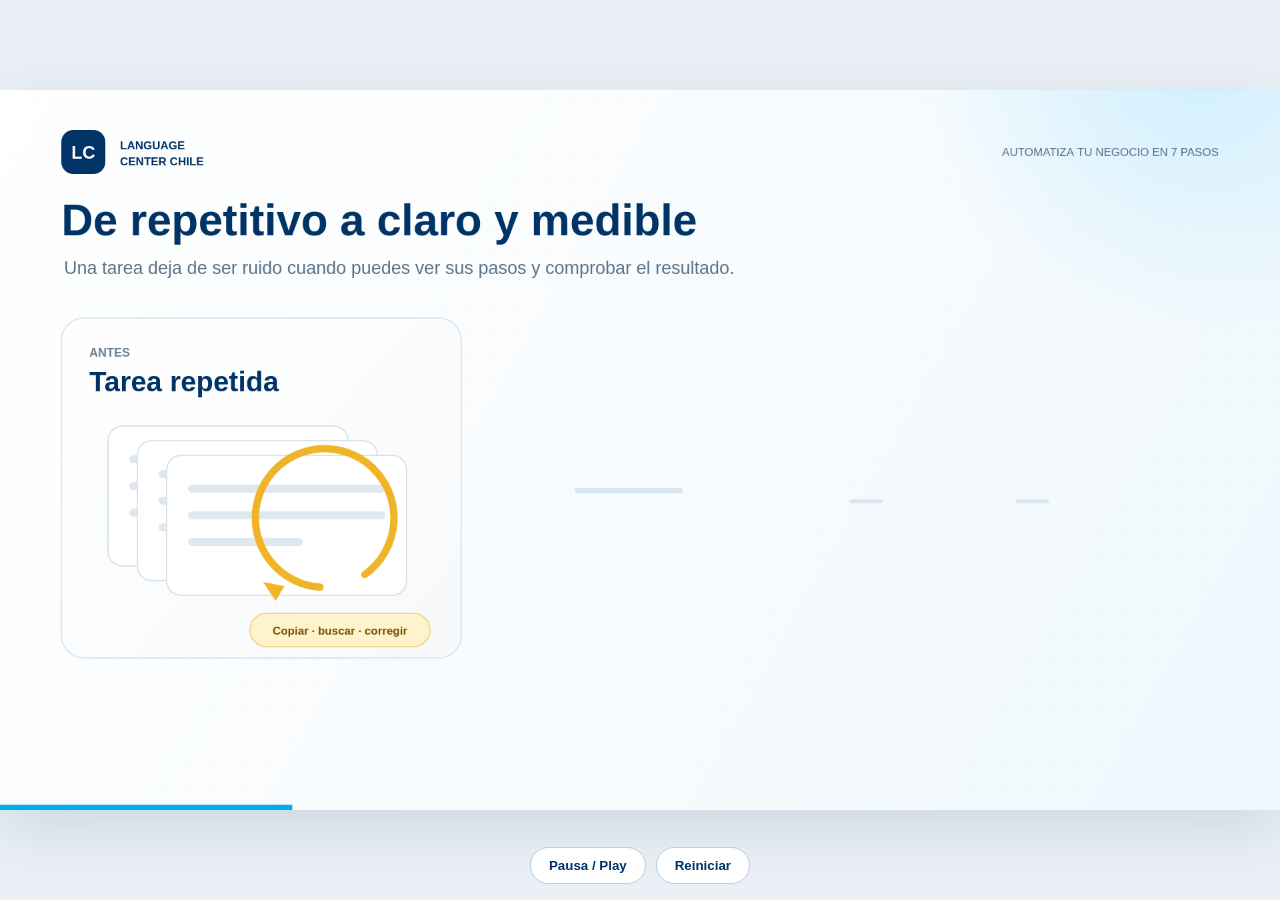
<file: course-content/video-production/assets/video-00-scene-02-transition/animation.html>
<!doctype html>
<html lang="es-CL">
<head>
  <meta charset="utf-8">
  <meta name="viewport" content="width=device-width,initial-scale=1">
  <title>De repetitivo a claro y medible · Language Center Chile</title>
  <style>
    *{box-sizing:border-box}html,body{margin:0;width:100%;height:100%;overflow:hidden;background:#eaf0f5;font-family:Arial,Helvetica,sans-serif}
    body{display:grid;place-items:center}canvas{display:block;max-width:100vw;max-height:100vh;box-shadow:0 18px 60px #00336622}
    .controls{position:fixed;left:50%;bottom:16px;transform:translateX(-50%);display:flex;gap:10px}.controls button{border:1px solid #b7cede;border-radius:999px;background:#fff;color:#003366;padding:10px 18px;font-weight:700;cursor:pointer}body.capture .controls{display:none}
  </style>
</head>
<body>
<canvas id="stage" width="1920" height="1080" aria-label="Transición visual desde una tarea repetitiva hacia un proceso claro y medible"></canvas>
<div class="controls"><button id="pause">Pausa / Play</button><button id="restart">Reiniciar</button></div>
<script src="scene.js"></script>
<script>
const spec={duration:11};
const canvas=document.querySelector('#stage'),ctx=canvas.getContext('2d');
function fit(){const scale=Math.min(innerWidth/1920,innerHeight/1080);canvas.style.width=`${1920*scale}px`;canvas.style.height=`${1080*scale}px`}
fit();addEventListener('resize',fit);
let current=0,running=false,started=0,raf=0;
function renderAt(input){current=Math.max(0,Math.min(spec.duration,Number(input)||0));Scene02.drawFrame(ctx,current)}
function frame(now){if(!running)return;current=(now-started)%12000/1000;renderAt(Math.min(current,11));raf=requestAnimationFrame(frame)}
function play(){if(running)return;running=true;started=performance.now()-current*1000;raf=requestAnimationFrame(frame)}
function pause(){running=false;cancelAnimationFrame(raf)}
document.querySelector('#pause').onclick=()=>running?pause():play();
document.querySelector('#restart').onclick=()=>{pause();renderAt(0);play()};
window.renderAt=renderAt;window.duration=spec.duration;window.animation={time:()=>current,paused:()=>!running,pause,play};
if(location.search.includes('capture')){document.body.classList.add('capture');renderAt(0)}else if(matchMedia('(prefers-reduced-motion: reduce)').matches){renderAt(spec.duration)}else{renderAt(0);play()}
</script>
</body>
</html>
</file>
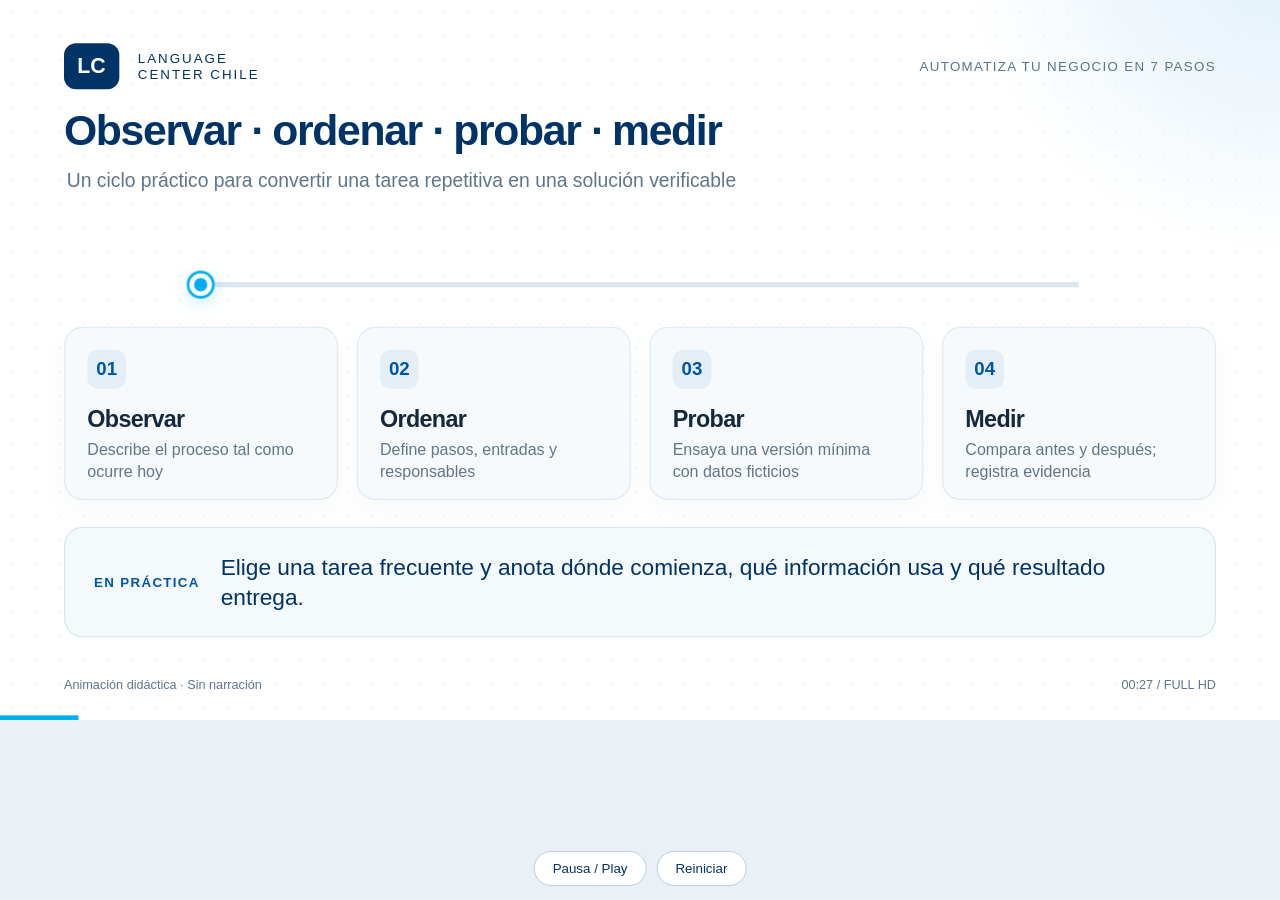
<file: course-content/video-production/assets/video-00-scene-04/animation.html>
<!doctype html><html lang="es"><meta charset="utf-8"><meta name="viewport" content="width=device-width,initial-scale=1"><title>Un ciclo práctico para convertir una tarea repetitiva en una solución verificable | LC</title><style>*{box-sizing:border-box}html,body{margin:0;background:#eaf0f5;font-family:Arial,Helvetica,sans-serif;color:#14283d}body{overflow:hidden}#stage{width:1920px;height:1080px;position:absolute;transform-origin:top left;background:#fff;overflow:hidden}.grid{position:absolute;inset:0;background-image:radial-gradient(#d7e5ef 1.5px,transparent 1.5px);background-size:36px 36px;opacity:.35}.halo{position:absolute;width:1000px;height:1000px;border-radius:50%;right:-500px;top:-600px;background:radial-gradient(circle,#dfeffa,transparent 68%)}header{position:absolute;left:96px;top:65px;display:flex;gap:28px;align-items:center}.mark{background:#003366;color:white;border-radius:18px;padding:16px 20px;font-size:32px;font-weight:800}.brand{font-size:20px;letter-spacing:3px;color:#003366}.course{position:absolute;right:96px;top:88px;font-size:20px;letter-spacing:2px;color:#597389}h1{position:absolute;left:96px;top:158px;font-size:64px;letter-spacing:-2px;margin:0;max-width:1710px;color:#003366}.subtitle{position:absolute;left:100px;top:254px;font-size:29px;color:#60758a}.route{position:absolute;left:281px;top:371px;width:1340px;height:120px}.trail{stroke:#dae7f1;stroke-width:8;fill:none}.fill{stroke:#0055a4;stroke-width:8;fill:none;stroke-linecap:round}.packet{position:absolute;left:284px;top:410px;width:34px;height:34px;background:#00aeef;border:7px solid white;border-radius:50%;box-shadow:0 0 0 4px #00aeef,0 8px 30px #00aeef50}.cards{position:absolute;left:96px;top:490px;display:flex;gap:28px}.card{width:411px;height:260px;padding:33px;background:#f7fafd;border:2px solid #e2ebf3;border-radius:28px;box-shadow:0 16px 38px #00336608}.number{display:inline-flex;align-items:center;justify-content:center;width:58px;height:58px;border-radius:16px;background:#e4eef6;color:#0055a4;font-size:28px;font-weight:800}.card h2{font-size:35px;letter-spacing:-1px;margin:26px 0 10px}.card p{font-size:24px;line-height:1.35;color:#61758a;margin:0}.focus{position:absolute;left:96px;top:790px;width:1728px;height:166px;border:2px solid #d8e7f2;border-radius:28px;background:#f4f9fc;display:flex;align-items:center;padding:35px 43px;gap:30px}.focus b{font-size:20px;letter-spacing:2px;color:#0055a4;min-width:160px}.example{font-size:34px;line-height:1.3;max-width:1430px;color:#003366}.exercise{position:absolute;left:96px;top:370px;width:1728px;height:590px;background:#003366;border-radius:38px;padding:72px;color:white}.exercise .label{font-size:22px;letter-spacing:4px;color:#9bdfff}.exercise h2{font-size:60px;line-height:1.15;max-width:1490px;margin:40px 0}.exercise p{font-size:32px;line-height:1.4;color:#c6e6fb}.exercise .pill{border:1px solid #719ec0;border-radius:60px;padding:17px 27px;display:inline-block;font-size:22px}.footer{position:absolute;bottom:42px;left:96px;color:#62758b;font-size:19px}.duration{position:absolute;bottom:42px;right:96px;font-size:19px;color:#62758b}.progress{position:absolute;bottom:0;height:7px;background:#00aeef;width:1920px;transform-origin:left}.controls{position:fixed;bottom:14px;left:50%;transform:translateX(-50%);display:flex;gap:10px;z-index:9}button{padding:9px 18px;border:1px solid #b7cede;background:#fff;color:#003366;border-radius:20px;cursor:pointer}body.capture .controls{display:none}</style><body><main id="stage"><div class="grid"></div><div class="halo"></div><header><div class="mark">LC</div><div class="brand">LANGUAGE<br>CENTER CHILE</div></header><div class="course">AUTOMATIZA TU NEGOCIO EN 7 PASOS</div><h1>Observar · ordenar · probar · medir</h1><div class="subtitle">Un ciclo práctico para convertir una tarea repetitiva en una solución verificable</div><div class="route"><svg width="1340" height="120" viewBox="0 0 1340 120"><path class="trail" d="M 20 56 H 1337"/><path class="fill" d="M 20 56 H 1337"/></svg></div><div class="packet"></div><div class="cards"><article class="card" id="c0"><span class="number">01</span><h2>Observar</h2><p>Describe el proceso tal como ocurre hoy</p></article><article class="card" id="c1"><span class="number">02</span><h2>Ordenar</h2><p>Define pasos, entradas y responsables</p></article><article class="card" id="c2"><span class="number">03</span><h2>Probar</h2><p>Ensaya una versión mínima con datos ficticios</p></article><article class="card" id="c3"><span class="number">04</span><h2>Medir</h2><p>Compara antes y después; registra evidencia</p></article></div><div class="focus"><b id="focusLabel">EXAMPLE</b><div class="example"></div></div><div class="exercise"><div class="label">PAUSE & PRACTISE</div><h2>Tu turno: ¿qué proceso observarás, ordenarás, probarás y medirás primero?</h2><p>Trabaja con un proceso, datos ficticios y una prueba reversible.</p><div class="pill">Pausa el video y responde</div></div><div class="footer">Animación didáctica · Sin narración</div><div class="duration">00:27 / FULL HD</div><div class="progress"></div></main><div class="controls"><button id="pause">Pausa / Play</button><button id="restart">Reiniciar</button></div><script>/*!
 * GSAP 3.15.0
 * https://gsap.com
 *
 * @license Copyright 2026, GreenSock. All rights reserved.
 * Subject to the terms at https://gsap.com/standard-license.
 * @author: Jack Doyle, jack@greensock.com
 */

!function(t,e){"object"==typeof exports&&"undefined"!=typeof module?e(exports):"function"==typeof define&&define.amd?define(["exports"],e):e((t=t||self).window=t.window||{})}(this,function(e){"use strict";function _inheritsLoose(t,e){t.prototype=Object.create(e.prototype),(t.prototype.constructor=t).__proto__=e}function _assertThisInitialized(t){if(void 0===t)throw new ReferenceError("this hasn't been initialised - super() hasn't been called");return t}function r(t){return"string"==typeof t}function s(t){return"function"==typeof t}function t(t){return"number"==typeof t}function u(t){return void 0===t}function v(t){return"object"==typeof t}function w(t){return!1!==t}function x(){return"undefined"!=typeof window}function y(t){return s(t)||r(t)}function R(t){return(i=bt(t,ht))&&Fe}function S(t,e){return console.warn("Invalid property",t,"set to",e,"Missing plugin? gsap.registerPlugin()")}function T(t,e){return!e&&console.warn(t)}function U(t,e){return t&&(ht[t]=e)&&i&&(i[t]=e)||ht}function V(){return 0}function ga(t){var e,r,i=t[0];if(v(i)||s(i)||(t=[t]),!(e=(i._gsap||{}).harness)){for(r=yt.length;r--&&!yt[r].targetTest(i););e=yt[r]}for(r=t.length;r--;)t[r]&&(t[r]._gsap||(t[r]._gsap=new Xt(t[r],e)))||t.splice(r,1);return t}function ha(t){return t._gsap||ga(Pt(t))[0]._gsap}function ia(t,e,r){return(r=t[e])&&s(r)?t[e]():u(r)&&t.getAttribute&&t.getAttribute(e)||r}function ja(t,e){return(t=t.split(",")).forEach(e)||t}function ka(t){return Math.round(1e5*t)/1e5||0}function la(t){return Math.round(1e7*t)/1e7||0}function ma(t,e){var r=e.charAt(0),i=parseFloat(e.substr(2));return t=parseFloat(t),"+"===r?t+i:"-"===r?t-i:"*"===r?t*i:t/i}function na(t,e){for(var r=e.length,i=0;t.indexOf(e[i])<0&&++i<r;);return i<r}function oa(){var t,e,r=pt.length,i=pt.slice(0);for(_t={},t=pt.length=0;t<r;t++)(e=i[t])&&e._lazy&&(e.render(e._lazy[0],e._lazy[1],!0)._lazy=0)}function pa(t){return!!(t._initted||t._startAt||t.add)}function qa(t,e,r,i){pt.length&&!I&&oa(),t.render(e,r,i||!!(I&&e<0&&pa(t))),pt.length&&!I&&oa()}function ra(t){var e=parseFloat(t);return(e||0===e)&&(t+"").match(ot).length<2?e:r(t)?t.trim():t}function sa(t){return t}function ta(t,e){for(var r in e)r in t||(t[r]=e[r]);return t}function wa(t,e){for(var r in e)"__proto__"!==r&&"constructor"!==r&&"prototype"!==r&&(t[r]=v(e[r])?wa(t[r]||(t[r]={}),e[r]):e[r]);return t}function xa(t,e){var r,i={};for(r in t)r in e||(i[r]=t[r]);return i}function ya(t){var e=t.parent||L,r=t.keyframes?function _setKeyframeDefaults(i){return function(t,e){for(var r in e)r in t||"duration"===r&&i||"ease"===r||(t[r]=e[r])}}(K(t.keyframes)):ta;if(w(t.inherit))for(;e;)r(t,e.vars.defaults),e=e.parent||e._dp;return t}function Aa(t,e,r,i,n){void 0===r&&(r="_first"),void 0===i&&(i="_last");var a,s=t[i];if(n)for(a=e[n];s&&s[n]>a;)s=s._prev;return s?(e._next=s._next,s._next=e):(e._next=t[r],t[r]=e),e._next?e._next._prev=e:t[i]=e,e._prev=s,e.parent=e._dp=t,e}function Ba(t,e,r,i){void 0===r&&(r="_first"),void 0===i&&(i="_last");var n=e._prev,a=e._next;n?n._next=a:t[r]===e&&(t[r]=a),a?a._prev=n:t[i]===e&&(t[i]=n),e._next=e._prev=e.parent=null}function Ca(t,e){t.parent&&(!e||t.parent.autoRemoveChildren)&&t.parent.remove&&t.parent.remove(t),t._act=0}function Da(t,e){if(t&&(!e||e._end>t._dur||e._start<0))for(var r=t;r;)r._dirty=1,r=r.parent;return t}function Fa(t,e,r,i){return t._startAt&&(I?t._startAt.revert(ft):t.vars.immediateRender&&!t.vars.autoRevert||t._startAt.render(e,!0,i))}function Ha(t){return t._repeat?wt(t._tTime,t=t.duration()+t._rDelay)*t:0}function Ja(t,e){return(t-e._start)*e._ts+(0<=e._ts?0:e._dirty?e.totalDuration():e._tDur)}function Ka(t){return t._end=la(t._start+(t._tDur/Math.abs(t._ts||t._rts||q)||0))}function La(t,e){var r=t._dp;return r&&r.smoothChildTiming&&t._ts&&(t._start=la(r._time-(0<t._ts?e/t._ts:((t._dirty?t.totalDuration():t._tDur)-e)/-t._ts)),Ka(t),r._dirty||Da(r,t)),t}function Ma(t,e){var r;if((e._time||!e._dur&&e._initted||e._start<t._time&&(e._dur||!e.add))&&(r=Ja(t.rawTime(),e),(!e._dur||Mt(0,e.totalDuration(),r)-e._tTime>q)&&e.render(r,!0)),Da(t,e)._dp&&t._initted&&t._time>=t._dur&&t._ts){if(t._dur<t.duration())for(r=t;r._dp;)0<=r.rawTime()&&r.totalTime(r._tTime),r=r._dp;t._zTime=-q}}function Na(e,r,i,n){return r.parent&&Ca(r),r._start=la((t(i)?i:i||e!==L?Ot(e,i,r):e._time)+r._delay),r._end=la(r._start+(r.totalDuration()/Math.abs(r.timeScale())||0)),Aa(e,r,"_first","_last",e._sort?"_start":0),xt(r)||(e._recent=r),n||Ma(e,r),e._ts<0&&La(e,e._tTime),e}function Oa(t,e){return(ht.ScrollTrigger||S("scrollTrigger",e))&&ht.ScrollTrigger.create(e,t)}function Pa(t,e,r,i,n){return Ht(t,e,n),t._initted?!r&&t._pt&&!I&&(t._dur&&!1!==t.vars.lazy||!t._dur&&t.vars.lazy)&&f!==It.frame?(pt.push(t),t._lazy=[n,i],1):void 0:1}function Ua(t,e,r,i){var n=t._repeat,a=la(e)||0,s=t._tTime/t._tDur;return s&&!i&&(t._time*=a/t._dur),t._dur=a,t._tDur=n?n<0?1e10:la(a*(n+1)+t._rDelay*n):a,0<s&&!i&&La(t,t._tTime=t._tDur*s),t.parent&&Ka(t),r||Da(t.parent,t),t}function Va(t){return t instanceof Gt?Da(t):Ua(t,t._dur)}function Ya(e,r,i){var n,a,s=t(r[1]),o=(s?2:1)+(e<2?0:1),u=r[o];if(s&&(u.duration=r[1]),u.parent=i,e){for(n=u,a=i;a&&!("immediateRender"in n);)n=a.vars.defaults||{},a=w(a.vars.inherit)&&a.parent;u.immediateRender=w(n.immediateRender),e<2?u.runBackwards=1:u.startAt=r[o-1]}return new te(r[0],u,r[1+o])}function Za(t,e){return t||0===t?e(t):e}function _a(t,e){return r(t)&&(e=ut.exec(t))?e[1]:""}function cb(t,e){return t&&v(t)&&"length"in t&&(!e&&!t.length||t.length-1 in t&&v(t[0]))&&!t.nodeType&&t!==h}function fb(r){return r=Pt(r)[0]||T("Invalid scope")||{},function(t){var e=r.current||r.nativeElement||r;return Pt(t,e.querySelectorAll?e:e===r?T("Invalid scope")||a.createElement("div"):r)}}function gb(t){return t.sort(function(){return.5-Math.random()})}function hb(t){if(s(t))return t;var p=v(t)?t:{each:t},_=jt(p.ease),m=p.from||0,g=parseFloat(p.base)||0,y={},e=0<m&&m<1,T=isNaN(m)||e,b=p.axis,w=m,x=m;return r(m)?w=x={center:.5,edges:.5,end:1}[m]||0:!e&&T&&(w=m[0],x=m[1]),function(t,e,r){var i,n,a,s,o,u,h,l,f,c=(r||p).length,d=y[c];if(!d){if(!(f="auto"===p.grid?0:(p.grid||[1,X])[1])){for(h=-X;h<(h=r[f++].getBoundingClientRect().left)&&f<c;);f<c&&f--}for(d=y[c]=[],i=T?Math.min(f,c)*w-.5:m%f,n=f===X?0:T?c*x/f-.5:m/f|0,l=X,u=h=0;u<c;u++)a=u%f-i,s=n-(u/f|0),d[u]=o=b?Math.abs("y"===b?s:a):$(a*a+s*s),h<o&&(h=o),o<l&&(l=o);"random"===m&&gb(d),d.max=h-l,d.min=l,d.v=c=(parseFloat(p.amount)||parseFloat(p.each)*(c<f?c-1:b?"y"===b?c/f:f:Math.max(f,c/f))||0)*("edges"===m?-1:1),d.b=c<0?g-c:g,d.u=_a(p.amount||p.each)||0,_=_&&c<0?Yt(_):_}return c=(d[t]-d.min)/d.max||0,la(d.b+(_?_(c):c)*d.v)+d.u}}function ib(i){var n=Math.pow(10,((i+"").split(".")[1]||"").length);return function(e){var r=la(Math.round(parseFloat(e)/i)*i*n);return(r-r%1)/n+(t(e)?0:_a(e))}}function jb(h,e){var l,f,r=K(h);return!r&&v(h)&&(l=r=h.radius||X,h.values?(h=Pt(h.values),(f=!t(h[0]))&&(l*=l)):h=ib(h.increment)),Za(e,r?s(h)?function(t){return f=h(t),Math.abs(f-t)<=l?f:t}:function(e){for(var r,i,n=parseFloat(f?e.x:e),a=parseFloat(f?e.y:0),s=X,o=0,u=h.length;u--;)(r=f?(r=h[u].x-n)*r+(i=h[u].y-a)*i:Math.abs(h[u]-n))<s&&(s=r,o=u);return o=!l||s<=l?h[o]:e,f||o===e||t(e)?o:o+_a(e)}:ib(h))}function kb(t,e,r,i){return Za(K(t)?!e:!0===r?!!(r=0):!i,function(){return K(t)?t[~~(Math.random()*t.length)]:(r=r||1e-5)&&(i=r<1?Math.pow(10,(r+"").length-2):1)&&Math.floor(Math.round((t-r/2+Math.random()*(e-t+.99*r))/r)*r*i)/i})}function ob(e,r,t){return Za(t,function(t){return e[~~r(t)]})}function rb(t){return t.replace(tt,function(t){var e=t.indexOf("[")+1,r=t.substring(e||7,e?t.indexOf("]"):t.length-1).split(et);return kb(e?r:+r[0],e?0:+r[1],+r[2]||1e-5)})}function ub(t,e,r){var i,n,a,s=t.labels,o=X;for(i in s)(n=s[i]-e)<0==!!r&&n&&o>(n=Math.abs(n))&&(a=i,o=n);return a}function wb(t){return Ca(t),t.scrollTrigger&&t.scrollTrigger.kill(!!I),t.progress()<1&&At(t,"onInterrupt"),t}function zb(t){if(t)if(t=!t.name&&t.default||t,x()||t.headless){var e=t.name,r=s(t),i=e&&!r&&t.init?function(){this._props=[]}:t,n={init:V,render:_e,add:$t,kill:Te,modifier:ve,rawVars:0},a={targetTest:0,get:0,getSetter:ue,aliases:{},register:0};if(Lt(),t!==i){if(mt[e])return;ta(i,ta(xa(t,n),a)),bt(i.prototype,bt(n,xa(t,a))),mt[i.prop=e]=i,t.targetTest&&(yt.push(i),dt[e]=1),e=("css"===e?"CSS":e.charAt(0).toUpperCase()+e.substr(1))+"Plugin"}U(e,i),t.register&&t.register(Fe,i,we)}else Dt.push(t)}function Cb(t,e,r){return(6*(t+=t<0?1:1<t?-1:0)<1?e+(r-e)*t*6:t<.5?r:3*t<2?e+(r-e)*(2/3-t)*6:e)*zt+.5|0}function Db(e,r,i){var n,a,s,o,u,h,l,f,c,d,p=e?t(e)?[e>>16,e>>8&zt,e&zt]:0:Rt.black;if(!p){if(","===e.substr(-1)&&(e=e.substr(0,e.length-1)),Rt[e])p=Rt[e];else if("#"===e.charAt(0)){if(e.length<6&&(e="#"+(n=e.charAt(1))+n+(a=e.charAt(2))+a+(s=e.charAt(3))+s+(5===e.length?e.charAt(4)+e.charAt(4):"")),9===e.length)return[(p=parseInt(e.substr(1,6),16))>>16,p>>8&zt,p&zt,parseInt(e.substr(7),16)/255];p=[(e=parseInt(e.substr(1),16))>>16,e>>8&zt,e&zt]}else if("hsl"===e.substr(0,3))if(p=d=e.match(rt),r){if(~e.indexOf("="))return p=e.match(it),i&&p.length<4&&(p[3]=1),p}else o=+p[0]%360/360,u=p[1]/100,n=2*(h=p[2]/100)-(a=h<=.5?h*(u+1):h+u-h*u),3<p.length&&(p[3]*=1),p[0]=Cb(o+1/3,n,a),p[1]=Cb(o,n,a),p[2]=Cb(o-1/3,n,a);else p=e.match(rt)||Rt.transparent;p=p.map(Number)}return r&&!d&&(n=p[0]/zt,a=p[1]/zt,s=p[2]/zt,h=((l=Math.max(n,a,s))+(f=Math.min(n,a,s)))/2,l===f?o=u=0:(c=l-f,u=.5<h?c/(2-l-f):c/(l+f),o=l===n?(a-s)/c+(a<s?6:0):l===a?(s-n)/c+2:(n-a)/c+4,o*=60),p[0]=~~(o+.5),p[1]=~~(100*u+.5),p[2]=~~(100*h+.5)),i&&p.length<4&&(p[3]=1),p}function Eb(t){var r=[],i=[],n=-1;return t.split(Et).forEach(function(t){var e=t.match(nt)||[];r.push.apply(r,e),i.push(n+=e.length+1)}),r.c=i,r}function Fb(t,e,r){var i,n,a,s,o="",u=(t+o).match(Et),h=e?"hsla(":"rgba(",l=0;if(!u)return t;if(u=u.map(function(t){return(t=Db(t,e,1))&&h+(e?t[0]+","+t[1]+"%,"+t[2]+"%,"+t[3]:t.join(","))+")"}),r&&(a=Eb(t),(i=r.c).join(o)!==a.c.join(o)))for(s=(n=t.replace(Et,"1").split(nt)).length-1;l<s;l++)o+=n[l]+(~i.indexOf(l)?u.shift()||h+"0,0,0,0)":(a.length?a:u.length?u:r).shift());if(!n)for(s=(n=t.split(Et)).length-1;l<s;l++)o+=n[l]+u[l];return o+n[s]}function Ib(t){var e,r=t.join(" ");if(Et.lastIndex=0,Et.test(r))return e=Ft.test(r),t[1]=Fb(t[1],e),t[0]=Fb(t[0],e,Eb(t[1])),!0}function Rb(t){var e=(t+"").split("("),r=Bt[e[0]];return r&&1<e.length&&r.config?r.config.apply(null,~t.indexOf("{")?[function _parseObjectInString(t){for(var e,r,i,n={},a=t.substr(1,t.length-3).split(":"),s=a[0],o=1,u=a.length;o<u;o++)r=a[o],e=o!==u-1?r.lastIndexOf(","):r.length,i=r.substr(0,e),n[s]=isNaN(i)?i.replace(Ut,"").trim():+i,s=r.substr(e+1).trim();return n}(e[1])]:function _valueInParentheses(t){var e=t.indexOf("(")+1,r=t.indexOf(")"),i=t.indexOf("(",e);return t.substring(e,~i&&i<r?t.indexOf(")",r+1):r)}(t).split(",").map(ra)):Bt._CE&&Nt.test(t)?Bt._CE("",t):r}function Ub(t,e,r,i){void 0===r&&(r=function easeOut(t){return 1-e(1-t)}),void 0===i&&(i=function easeInOut(t){return t<.5?e(2*t)/2:1-e(2*(1-t))/2});var n,a={easeIn:e,easeOut:r,easeInOut:i};return ja(t,function(t){for(var e in Bt[t]=ht[t]=a,Bt[n=t.toLowerCase()]=r,a)Bt[n+("easeIn"===e?".in":"easeOut"===e?".out":".inOut")]=Bt[t+"."+e]=a[e]}),a}function Vb(e){return function(t){return t<.5?(1-e(1-2*t))/2:.5+e(2*(t-.5))/2}}function Wb(r,t,e){function Gm(t){return 1===t?1:i*Math.pow(2,-10*t)*Q((t-a)*n)+1}var i=1<=t?t:1,n=(e||(r?.3:.45))/(t<1?t:1),a=n/G*(Math.asin(1/i)||0),s="out"===r?Gm:"in"===r?function(t){return 1-Gm(1-t)}:Vb(Gm);return n=G/n,s.config=function(t,e){return Wb(r,t,e)},s}function Xb(e,r){function Om(t){return t?--t*t*((r+1)*t+r)+1:0}void 0===r&&(r=1.70158);var t="out"===e?Om:"in"===e?function(t){return 1-Om(1-t)}:Vb(Om);return t.config=function(t){return Xb(e,t)},t}var F,I,l,L,h,n,a,i,o,f,c,d,p,_,m,g,b,k,O,M,C,P,A,D,z,E,B,N,Y={autoSleep:120,force3D:"auto",nullTargetWarn:1,units:{lineHeight:""}},j={duration:.5,overwrite:!1,delay:0},X=1e8,q=1/X,G=2*Math.PI,Z=G/4,W=0,$=Math.sqrt,H=Math.cos,Q=Math.sin,J="function"==typeof ArrayBuffer&&ArrayBuffer.isView||function(){},K=Array.isArray,tt=/random\([^)]+\)/g,et=/,\s*/g,rt=/(?:-?\.?\d|\.)+/gi,it=/[-+=.]*\d+[.e\-+]*\d*[e\-+]*\d*/g,nt=/[-+=.]*\d+[.e-]*\d*[a-z%]*/g,at=/[-+=.]*\d+\.?\d*(?:e-|e\+)?\d*/gi,st=/[+-]=-?[.\d]+/,ot=/[^,'"\[\]\s]+/gi,ut=/^[+\-=e\s\d]*\d+[.\d]*([a-z]*|%)\s*$/i,ht={},lt={suppressEvents:!0,isStart:!0,kill:!1},ft={suppressEvents:!0,kill:!1},ct={suppressEvents:!0},dt={},pt=[],_t={},mt={},gt={},vt=30,yt=[],Tt="",bt=function _merge(t,e){for(var r in e)t[r]=e[r];return t},wt=function _animationCycle(t,e){var r=Math.floor(t=la(t/e));return t&&r===t?r-1:r},xt=function _isFromOrFromStart(t){var e=t.data;return"isFromStart"===e||"isStart"===e},kt={_start:0,endTime:V,totalDuration:V},Ot=function _parsePosition(t,e,i){var n,a,s,o=t.labels,u=t._recent||kt,h=t.duration()>=X?u.endTime(!1):t._dur;return r(e)&&(isNaN(e)||e in o)?(a=e.charAt(0),s="%"===e.substr(-1),n=e.indexOf("="),"<"===a||">"===a?(0<=n&&(e=e.replace(/=/,"")),("<"===a?u._start:u.endTime(0<=u._repeat))+(parseFloat(e.substr(1))||0)*(s?(n<0?u:i).totalDuration()/100:1)):n<0?(e in o||(o[e]=h),o[e]):(a=parseFloat(e.charAt(n-1)+e.substr(n+1)),s&&i&&(a=a/100*(K(i)?i[0]:i).totalDuration()),1<n?_parsePosition(t,e.substr(0,n-1),i)+a:h+a)):null==e?h:+e},Mt=function _clamp(t,e,r){return r<t?t:e<r?e:r},Ct=[].slice,Pt=function toArray(t,e,i){return l&&!e&&l.selector?l.selector(t):!r(t)||i||!n&&Lt()?K(t)?function _flatten(t,e,i){return void 0===i&&(i=[]),t.forEach(function(t){return r(t)&&!e||cb(t,1)?i.push.apply(i,Pt(t)):i.push(t)})||i}(t,i):cb(t)?Ct.call(t,0):t?[t]:[]:Ct.call((e||a).querySelectorAll(t),0)},St=function mapRange(e,t,r,i,n){var a=t-e,s=i-r;return Za(n,function(t){return r+((t-e)/a*s||0)})},At=function _callback(t,e,r){var i,n,a,s=t.vars,o=s[e],u=l,h=t._ctx;if(o)return i=s[e+"Params"],n=s.callbackScope||t,r&&pt.length&&oa(),h&&(l=h),a=i?o.apply(n,i):o.call(n),l=u,a},Dt=[],zt=255,Rt={aqua:[0,zt,zt],lime:[0,zt,0],silver:[192,192,192],black:[0,0,0],maroon:[128,0,0],teal:[0,128,128],blue:[0,0,zt],navy:[0,0,128],white:[zt,zt,zt],olive:[128,128,0],yellow:[zt,zt,0],orange:[zt,165,0],gray:[128,128,128],purple:[128,0,128],green:[0,128,0],red:[zt,0,0],pink:[zt,192,203],cyan:[0,zt,zt],transparent:[zt,zt,zt,0]},Et=function(){var t,e="(?:\\b(?:(?:rgb|rgba|hsl|hsla)\\(.+?\\))|\\B#(?:[0-9a-f]{3,4}){1,2}\\b";for(t in Rt)e+="|"+t+"\\b";return new RegExp(e+")","gi")}(),Ft=/hsl[a]?\(/,It=(O=Date.now,M=500,C=33,P=O(),A=P,z=D=1e3/240,g={time:0,frame:0,tick:function tick(){zl(!0)},deltaRatio:function deltaRatio(t){return b/(1e3/(t||60))},wake:function wake(){o&&(!n&&x()&&(h=n=window,a=h.document||{},ht.gsap=Fe,(h.gsapVersions||(h.gsapVersions=[])).push(Fe.version),R(i||h.GreenSockGlobals||!h.gsap&&h||{}),Dt.forEach(zb)),m="undefined"!=typeof requestAnimationFrame&&requestAnimationFrame,p&&g.sleep(),_=m||function(t){return setTimeout(t,z-1e3*g.time+1|0)},d=1,zl(2))},sleep:function sleep(){(m?cancelAnimationFrame:clearTimeout)(p),d=0,_=V},lagSmoothing:function lagSmoothing(t,e){M=t||1/0,C=Math.min(e||33,M)},fps:function fps(t){D=1e3/(t||240),z=1e3*g.time+D},add:function add(n,t,e){var a=t?function(t,e,r,i){n(t,e,r,i),g.remove(a)}:n;return g.remove(n),E[e?"unshift":"push"](a),Lt(),a},remove:function remove(t,e){~(e=E.indexOf(t))&&E.splice(e,1)&&e<=k&&k--},_listeners:E=[]}),Lt=function _wake(){return!d&&It.wake()},Bt={},Nt=/^[\d.\-M][\d.\-,\s]/,Ut=/["']/g,Yt=function _invertEase(e){return function(t){return 1-e(1-t)}},jt=function _parseEase(t,e){return t&&(s(t)?t:Bt[t]||Rb(t))||e};function zl(t){var e,r,i,n,a=O()-A,s=!0===t;if((M<a||a<0)&&(P+=a-C),(0<(e=(i=(A+=a)-P)-z)||s)&&(n=++g.frame,b=i-1e3*g.time,g.time=i/=1e3,z+=e+(D<=e?4:D-e),r=1),s||(p=_(zl)),r)for(k=0;k<E.length;k++)E[k](i,b,n,t)}function dn(t){return t<N?B*t*t:t<.7272727272727273?B*Math.pow(t-1.5/2.75,2)+.75:t<.9090909090909092?B*(t-=2.25/2.75)*t+.9375:B*Math.pow(t-2.625/2.75,2)+.984375}ja("Linear,Quad,Cubic,Quart,Quint,Strong",function(t,e){var r=e<5?e+1:e;Ub(t+",Power"+(r-1),e?function(t){return Math.pow(t,r)}:function(t){return t},function(t){return 1-Math.pow(1-t,r)},function(t){return t<.5?Math.pow(2*t,r)/2:1-Math.pow(2*(1-t),r)/2})}),Bt.Linear.easeNone=Bt.none=Bt.Linear.easeIn,Ub("Elastic",Wb("in"),Wb("out"),Wb()),B=7.5625,N=1/2.75,Ub("Bounce",function(t){return 1-dn(1-t)},dn),Ub("Expo",function(t){return Math.pow(2,10*(t-1))*t+t*t*t*t*t*t*(1-t)}),Ub("Circ",function(t){return-($(1-t*t)-1)}),Ub("Sine",function(t){return 1===t?1:1-H(t*Z)}),Ub("Back",Xb("in"),Xb("out"),Xb()),Bt.SteppedEase=Bt.steps=ht.SteppedEase={config:function config(t,e){void 0===t&&(t=1);var r=1/t,i=t+(e?0:1),n=e?1:0;return function(t){return((i*Mt(0,.99999999,t)|0)+n)*r}}},j.ease=Bt["quad.out"],ja("onComplete,onUpdate,onStart,onRepeat,onReverseComplete,onInterrupt",function(t){return Tt+=t+","+t+"Params,"});var Vt,Xt=function GSCache(t,e){this.id=W++,(t._gsap=this).target=t,this.harness=e,this.get=e?e.get:ia,this.set=e?e.getSetter:ue},qt=((Vt=Animation.prototype).delay=function delay(t){return t||0===t?(this.parent&&this.parent.smoothChildTiming&&this.startTime(this._start+t-this._delay),this._delay=t,this):this._delay},Vt.duration=function duration(t){return arguments.length?this.totalDuration(0<this._repeat?t+(t+this._rDelay)*this._repeat:t):this.totalDuration()&&this._dur},Vt.totalDuration=function totalDuration(t){return arguments.length?(this._dirty=0,Ua(this,this._repeat<0?t:(t-this._repeat*this._rDelay)/(this._repeat+1))):this._tDur},Vt.totalTime=function totalTime(t,e){if(Lt(),!arguments.length)return this._tTime;var r=this._dp;if(r&&r.smoothChildTiming&&this._ts){for(La(this,t),!r._dp||r.parent||Ma(r,this);r&&r.parent;)r.parent._time!==r._start+(0<=r._ts?r._tTime/r._ts:(r.totalDuration()-r._tTime)/-r._ts)&&r.totalTime(r._tTime,!0),r=r.parent;!this.parent&&this._dp.autoRemoveChildren&&(0<this._ts&&t<this._tDur||this._ts<0&&0<t||!this._tDur&&!t)&&Na(this._dp,this,this._start-this._delay)}return(this._tTime!==t||!this._dur&&!e||this._initted&&Math.abs(this._zTime)===q||!this._initted&&this._dur&&t||!t&&!this._initted&&(this.add||this._ptLookup))&&(this._ts||(this._pTime=t),qa(this,t,e)),this},Vt.time=function time(t,e){return arguments.length?this.totalTime(Math.min(this.totalDuration(),t+Ha(this))%(this._dur+this._rDelay)||(t?this._dur:0),e):this._time},Vt.totalProgress=function totalProgress(t,e){return arguments.length?this.totalTime(this.totalDuration()*t,e):this.totalDuration()?Math.min(1,this._tTime/this._tDur):0<=this.rawTime()&&this._initted?1:0},Vt.progress=function progress(t,e){return arguments.length?this.totalTime(this.duration()*(!this._yoyo||1&this.iteration()?t:1-t)+Ha(this),e):this.duration()?Math.min(1,this._time/this._dur):0<this.rawTime()?1:0},Vt.iteration=function iteration(t,e){var r=this.duration()+this._rDelay;return arguments.length?this.totalTime(this._time+(t-1)*r,e):this._repeat?wt(this._tTime,r)+1:1},Vt.timeScale=function timeScale(t,e){if(!arguments.length)return this._rts===-q?0:this._rts;if(this._rts===t)return this;var r=this.parent&&this._ts?Ja(this.parent._time,this):this._tTime;return this._rts=+t||0,this._ts=this._ps||t===-q?0:this._rts,this.totalTime(Mt(-Math.abs(this._delay),this.totalDuration(),r),!1!==e),Ka(this),function _recacheAncestors(t){for(var e=t.parent;e&&e.parent;)e._dirty=1,e.totalDuration(),e=e.parent;return t}(this)},Vt.paused=function paused(t){return arguments.length?(this._ps!==t&&((this._ps=t)?(this._pTime=this._tTime||Math.max(-this._delay,this.rawTime()),this._ts=this._act=0):(Lt(),this._ts=this._rts,this.totalTime(this.parent&&!this.parent.smoothChildTiming?this.rawTime():this._tTime||this._pTime,1===this.progress()&&Math.abs(this._zTime)!==q&&(this._tTime-=q)))),this):this._ps},Vt.startTime=function startTime(t){if(arguments.length){this._start=la(t);var e=this.parent||this._dp;return!e||!e._sort&&this.parent||Na(e,this,this._start-this._delay),this}return this._start},Vt.endTime=function endTime(t){return this._start+(w(t)?this.totalDuration():this.duration())/Math.abs(this._ts||1)},Vt.rawTime=function rawTime(t){var e=this.parent||this._dp;return e?t&&(!this._ts||this._repeat&&this._time&&this.totalProgress()<1)?this._tTime%(this._dur+this._rDelay):this._ts?Ja(e.rawTime(t),this):this._tTime:this._tTime},Vt.revert=function revert(t){void 0===t&&(t=ct);var e=I;return I=t,pa(this)&&(this.timeline&&this.timeline.revert(t),this.totalTime(-.01,t.suppressEvents)),"nested"!==this.data&&!1!==t.kill&&this.kill(),I=e,this},Vt.globalTime=function globalTime(t){for(var e=this,r=arguments.length?t:e.rawTime();e;)r=e._start+r/(Math.abs(e._ts)||1),e=e._dp;return!this.parent&&this._sat?this._sat.globalTime(t):r},Vt.repeat=function repeat(t){return arguments.length?(this._repeat=t===1/0?-2:t,Va(this)):-2===this._repeat?1/0:this._repeat},Vt.repeatDelay=function repeatDelay(t){if(arguments.length){var e=this._time;return this._rDelay=t,Va(this),e?this.time(e):this}return this._rDelay},Vt.yoyo=function yoyo(t){return arguments.length?(this._yoyo=t,this):this._yoyo},Vt.seek=function seek(t,e){return this.totalTime(Ot(this,t),w(e))},Vt.restart=function restart(t,e){return this.play().totalTime(t?-this._delay:0,w(e)),this._dur||(this._zTime=-q),this},Vt.play=function play(t,e){return null!=t&&this.seek(t,e),this.reversed(!1).paused(!1)},Vt.reverse=function reverse(t,e){return null!=t&&this.seek(t||this.totalDuration(),e),this.reversed(!0).paused(!1)},Vt.pause=function pause(t,e){return null!=t&&this.seek(t,e),this.paused(!0)},Vt.resume=function resume(){return this.paused(!1)},Vt.reversed=function reversed(t){return arguments.length?(!!t!==this.reversed()&&this.timeScale(-this._rts||(t?-q:0)),this):this._rts<0},Vt.invalidate=function invalidate(){return this._initted=this._act=0,this._zTime=-q,this},Vt.isActive=function isActive(){var t,e=this.parent||this._dp,r=this._start;return!(e&&!(this._ts&&this._initted&&e.isActive()&&(t=e.rawTime(!0))>=r&&t<this.endTime(!0)-q))},Vt.eventCallback=function eventCallback(t,e,r){var i=this.vars;return 1<arguments.length?(e?(i[t]=e,r&&(i[t+"Params"]=r),"onUpdate"===t&&(this._onUpdate=e)):delete i[t],this):i[t]},Vt.then=function then(t){var i=this,n=i._prom;return new Promise(function(e){function Ao(){var t=i.then;i.then=null,n&&n(),s(r)&&(r=r(i))&&(r.then||r===i)&&(i.then=t),e(r),i.then=t}var r=s(t)?t:sa;i._initted&&1===i.totalProgress()&&0<=i._ts||!i._tTime&&i._ts<0?Ao():i._prom=Ao})},Vt.kill=function kill(){wb(this)},Animation);function Animation(t){this.vars=t,this._delay=+t.delay||0,(this._repeat=t.repeat===1/0?-2:t.repeat||0)&&(this._rDelay=t.repeatDelay||0,this._yoyo=!!t.yoyo||!!t.yoyoEase),this._ts=1,Ua(this,+t.duration,1,1),this.data=t.data,l&&(this._ctx=l).data.push(this),d||It.wake()}ta(qt.prototype,{_time:0,_start:0,_end:0,_tTime:0,_tDur:0,_dirty:0,_repeat:0,_yoyo:!1,parent:null,_initted:!1,_rDelay:0,_ts:1,_dp:0,ratio:0,_zTime:-q,_prom:0,_ps:!1,_rts:1});var Gt=function(i){function Timeline(t,e){var r;return void 0===t&&(t={}),(r=i.call(this,t)||this).labels={},r.smoothChildTiming=!!t.smoothChildTiming,r.autoRemoveChildren=!!t.autoRemoveChildren,r._sort=w(t.sortChildren),L&&Na(t.parent||L,_assertThisInitialized(r),e),t.reversed&&r.reverse(),t.paused&&r.paused(!0),t.scrollTrigger&&Oa(_assertThisInitialized(r),t.scrollTrigger),r}_inheritsLoose(Timeline,i);var e=Timeline.prototype;return e.to=function to(t,e,r){return Ya(0,arguments,this),this},e.from=function from(t,e,r){return Ya(1,arguments,this),this},e.fromTo=function fromTo(t,e,r,i){return Ya(2,arguments,this),this},e.set=function set(t,e,r){return e.duration=0,e.parent=this,ya(e).repeatDelay||(e.repeat=0),e.immediateRender=!!e.immediateRender,new te(t,e,Ot(this,r),1),this},e.call=function call(t,e,r){return Na(this,te.delayedCall(0,t,e),r)},e.staggerTo=function staggerTo(t,e,r,i,n,a,s){return r.duration=e,r.stagger=r.stagger||i,r.onComplete=a,r.onCompleteParams=s,r.parent=this,new te(t,r,Ot(this,n)),this},e.staggerFrom=function staggerFrom(t,e,r,i,n,a,s){return r.runBackwards=1,ya(r).immediateRender=w(r.immediateRender),this.staggerTo(t,e,r,i,n,a,s)},e.staggerFromTo=function staggerFromTo(t,e,r,i,n,a,s,o){return i.startAt=r,ya(i).immediateRender=w(i.immediateRender),this.staggerTo(t,e,i,n,a,s,o)},e.render=function render(t,e,r){var i,n,a,s,o,u,h,l,f,c,d,p,_=this._time,m=this._dirty?this.totalDuration():this._tDur,g=this._dur,v=t<=0?0:la(t),y=this._zTime<0!=t<0&&(this._initted||!g);if(this!==L&&m<v&&0<=t&&(v=m),v!==this._tTime||r||y){if(_!==this._time&&g&&(v+=this._time-_,t+=this._time-_),i=v,f=this._start,u=!(l=this._ts),y&&(g||(_=this._zTime),!t&&e||(this._zTime=t)),this._repeat){if(d=this._yoyo,o=g+this._rDelay,this._repeat<-1&&t<0)return this.totalTime(100*o+t,e,r);if(i=la(v%o),v===m?(s=this._repeat,i=g):((s=~~(c=la(v/o)))&&s===c&&(i=g,s--),g<i&&(i=g)),c=wt(this._tTime,o),!_&&this._tTime&&c!==s&&this._tTime-c*o-this._dur<=0&&(c=s),d&&1&s&&(i=g-i,p=1),s!==c&&!this._lock){var T=d&&1&c,b=T===(d&&1&s);if(s<c&&(T=!T),_=T?0:v%g?g:v,this._lock=1,this.render(_||(p?0:la(s*o)),e,!g)._lock=0,this._tTime=v,!e&&this.parent&&At(this,"onRepeat"),this.vars.repeatRefresh&&!p&&(this.invalidate()._lock=1,c=s),_&&_!==this._time||u!=!this._ts||this.vars.onRepeat&&!this.parent&&!this._act)return this;if(g=this._dur,m=this._tDur,b&&(this._lock=2,_=T?g:-1e-4,this.render(_,!0),this.vars.repeatRefresh&&!p&&this.invalidate()),this._lock=0,!this._ts&&!u)return this}}if(this._hasPause&&!this._forcing&&this._lock<2&&(h=function _findNextPauseTween(t,e,r){var i;if(e<r)for(i=t._first;i&&i._start<=r;){if("isPause"===i.data&&i._start>e)return i;i=i._next}else for(i=t._last;i&&i._start>=r;){if("isPause"===i.data&&i._start<e)return i;i=i._prev}}(this,la(_),la(i)))&&(v-=i-(i=h._start)),this._tTime=v,this._time=i,this._act=!!l,this._initted||(this._onUpdate=this.vars.onUpdate,this._initted=1,this._zTime=t,_=0),!_&&v&&g&&!e&&!c&&(At(this,"onStart"),this._tTime!==v))return this;if(_<=i&&0<=t)for(n=this._first;n;){if(a=n._next,(n._act||i>=n._start)&&n._ts&&h!==n){if(n.parent!==this)return this.render(t,e,r);if(n.render(0<n._ts?(i-n._start)*n._ts:(n._dirty?n.totalDuration():n._tDur)+(i-n._start)*n._ts,e,r),i!==this._time||!this._ts&&!u){h=0,a&&(v+=this._zTime=-q);break}}n=a}else{n=this._last;for(var w=t<0?t:i;n;){if(a=n._prev,(n._act||w<=n._end)&&n._ts&&h!==n){if(n.parent!==this)return this.render(t,e,r);if(n.render(0<n._ts?(w-n._start)*n._ts:(n._dirty?n.totalDuration():n._tDur)+(w-n._start)*n._ts,e,r||I&&pa(n)),i!==this._time||!this._ts&&!u){h=0,a&&(v+=this._zTime=w?-q:q);break}}n=a}}if(h&&!e&&(this.pause(),h.render(_<=i?0:-q)._zTime=_<=i?1:-1,this._ts))return this._start=f,Ka(this),this.render(t,e,r);this._onUpdate&&!e&&At(this,"onUpdate",!0),(v===m&&this._tTime>=this.totalDuration()||!v&&_)&&(f!==this._start&&Math.abs(l)===Math.abs(this._ts)||this._lock||(!t&&g||!(v===m&&0<this._ts||!v&&this._ts<0)||Ca(this,1),e||t<0&&!_||!v&&!_&&m||(At(this,v===m&&0<=t?"onComplete":"onReverseComplete",!0),!this._prom||v<m&&0<this.timeScale()||this._prom())))}return this},e.add=function add(e,i){var n=this;if(t(i)||(i=Ot(this,i,e)),!(e instanceof qt)){if(K(e))return e.forEach(function(t){return n.add(t,i)}),this;if(r(e))return this.addLabel(e,i);if(!s(e))return this;e=te.delayedCall(0,e)}return this!==e?Na(this,e,i):this},e.getChildren=function getChildren(t,e,r,i){void 0===t&&(t=!0),void 0===e&&(e=!0),void 0===r&&(r=!0),void 0===i&&(i=-X);for(var n=[],a=this._first;a;)a._start>=i&&(a instanceof te?e&&n.push(a):(r&&n.push(a),t&&n.push.apply(n,a.getChildren(!0,e,r)))),a=a._next;return n},e.getById=function getById(t){for(var e=this.getChildren(1,1,1),r=e.length;r--;)if(e[r].vars.id===t)return e[r]},e.remove=function remove(t){return r(t)?this.removeLabel(t):s(t)?this.killTweensOf(t):(t.parent===this&&Ba(this,t),t===this._recent&&(this._recent=this._last),Da(this))},e.totalTime=function totalTime(t,e){return arguments.length?(this._forcing=1,!this._dp&&this._ts&&(this._start=la(It.time-(0<this._ts?t/this._ts:(this.totalDuration()-t)/-this._ts))),i.prototype.totalTime.call(this,t,e),this._forcing=0,this):this._tTime},e.addLabel=function addLabel(t,e){return this.labels[t]=Ot(this,e),this},e.removeLabel=function removeLabel(t){return delete this.labels[t],this},e.addPause=function addPause(t,e,r){var i=te.delayedCall(0,e||V,r);return i.data="isPause",this._hasPause=1,Na(this,i,Ot(this,t))},e.removePause=function removePause(t){var e=this._first;for(t=Ot(this,t);e;)e._start===t&&"isPause"===e.data&&Ca(e),e=e._next},e.killTweensOf=function killTweensOf(t,e,r){for(var i=this.getTweensOf(t,r),n=i.length;n--;)Zt!==i[n]&&i[n].kill(t,e);return this},e.getTweensOf=function getTweensOf(e,r){for(var i,n=[],a=Pt(e),s=this._first,o=t(r);s;)s instanceof te?na(s._targets,a)&&(o?(!Zt||s._initted&&s._ts)&&s.globalTime(0)<=r&&s.globalTime(s.totalDuration())>r:!r||s.isActive())&&n.push(s):(i=s.getTweensOf(a,r)).length&&n.push.apply(n,i),s=s._next;return n},e.tweenTo=function tweenTo(t,e){e=e||{};var r,i=this,n=Ot(i,t),a=e.startAt,s=e.onStart,o=e.onStartParams,u=e.immediateRender,h=te.to(i,ta({ease:e.ease||"none",lazy:!1,immediateRender:!1,time:n,overwrite:"auto",duration:e.duration||Math.abs((n-(a&&"time"in a?a.time:i._time))/i.timeScale())||q,onStart:function onStart(){if(i.pause(),!r){var t=e.duration||Math.abs((n-(a&&"time"in a?a.time:i._time))/i.timeScale());h._dur!==t&&Ua(h,t,0,1).render(h._time,!0,!0),r=1}s&&s.apply(h,o||[])}},e));return u?h.render(0):h},e.tweenFromTo=function tweenFromTo(t,e,r){return this.tweenTo(e,ta({startAt:{time:Ot(this,t)}},r))},e.recent=function recent(){return this._recent},e.nextLabel=function nextLabel(t){return void 0===t&&(t=this._time),ub(this,Ot(this,t))},e.previousLabel=function previousLabel(t){return void 0===t&&(t=this._time),ub(this,Ot(this,t),1)},e.currentLabel=function currentLabel(t){return arguments.length?this.seek(t,!0):this.previousLabel(this._time+q)},e.shiftChildren=function shiftChildren(t,e,r){void 0===r&&(r=0);var i,n=this._first,a=this.labels;for(t=la(t);n;)n._start>=r&&(n._start+=t,n._end+=t),n=n._next;if(e)for(i in a)a[i]>=r&&(a[i]+=t);return Da(this)},e.invalidate=function invalidate(t){var e=this._first;for(this._lock=0;e;)e.invalidate(t),e=e._next;return i.prototype.invalidate.call(this,t)},e.clear=function clear(t){void 0===t&&(t=!0);for(var e,r=this._first;r;)e=r._next,this.remove(r),r=e;return this._dp&&(this._time=this._tTime=this._pTime=0),t&&(this.labels={}),Da(this)},e.totalDuration=function totalDuration(t){var e,r,i,n=0,a=this,s=a._last,o=X;if(arguments.length)return a.timeScale((a._repeat<0?a.duration():a.totalDuration())/(a.reversed()?-t:t));if(a._dirty){for(i=a.parent;s;)e=s._prev,s._dirty&&s.totalDuration(),o<(r=s._start)&&a._sort&&s._ts&&!a._lock?(a._lock=1,Na(a,s,r-s._delay,1)._lock=0):o=r,r<0&&s._ts&&(n-=r,(!i&&!a._dp||i&&i.smoothChildTiming)&&(a._start+=la(r/a._ts),a._time-=r,a._tTime-=r),a.shiftChildren(-r,!1,-Infinity),o=0),s._end>n&&s._ts&&(n=s._end),s=e;Ua(a,a===L&&a._time>n?a._time:n,1,1),a._dirty=0}return a._tDur},Timeline.updateRoot=function updateRoot(t){if(L._ts&&(qa(L,Ja(t,L)),f=It.frame),It.frame>=vt){vt+=Y.autoSleep||120;var e=L._first;if((!e||!e._ts)&&Y.autoSleep&&It._listeners.length<2){for(;e&&!e._ts;)e=e._next;e||It.sleep()}}},Timeline}(qt);ta(Gt.prototype,{_lock:0,_hasPause:0,_forcing:0});function cc(t,e,i,n,a,o){var u,h,l,f;if(mt[t]&&!1!==(u=new mt[t]).init(a,u.rawVars?e[t]:function _processVars(t,e,i,n,a){if(s(t)&&(t=Qt(t,a,e,i,n)),!v(t)||t.style&&t.nodeType||K(t)||J(t))return r(t)?Qt(t,a,e,i,n):t;var o,u={};for(o in t)u[o]=Qt(t[o],a,e,i,n);return u}(e[t],n,a,o,i),i,n,o)&&(i._pt=h=new we(i._pt,a,t,0,1,u.render,u,0,u.priority),i!==c))for(l=i._ptLookup[i._targets.indexOf(a)],f=u._props.length;f--;)l[u._props[f]]=h;return u}function ic(t,r,e,i){var n,a,s=r.ease||i||"power1.inOut";if(K(r))a=e[t]||(e[t]=[]),r.forEach(function(t,e){return a.push({t:e/(r.length-1)*100,v:t,e:s})});else for(n in r)a=e[n]||(e[n]=[]),"ease"===n||a.push({t:parseFloat(t),v:r[n],e:s})}var Zt,Wt,$t=function _addPropTween(t,e,i,n,a,o,u,h,l,f){s(n)&&(n=n(a||0,t,o));var c,d=t[e],p="get"!==i?i:s(d)?l?t[e.indexOf("set")||!s(t["get"+e.substr(3)])?e:"get"+e.substr(3)](l):t[e]():d,_=s(d)?l?se:ae:ie;if(r(n)&&(~n.indexOf("random(")&&(n=rb(n)),"="===n.charAt(1)&&(!(c=ma(p,n)+(_a(p)||0))&&0!==c||(n=c))),!f||p!==n||Wt)return isNaN(p*n)||""===n?(d||e in t||S(e,n),function _addComplexStringPropTween(t,e,r,i,n,a,s){var o,u,h,l,f,c,d,p,_=new we(this._pt,t,e,0,1,pe,null,n),m=0,g=0;for(_.b=r,_.e=i,r+="",(d=~(i+="").indexOf("random("))&&(i=rb(i)),a&&(a(p=[r,i],t,e),r=p[0],i=p[1]),u=r.match(at)||[];o=at.exec(i);)l=o[0],f=i.substring(m,o.index),h?h=(h+1)%5:"rgba("===f.substr(-5)&&(h=1),l!==u[g++]&&(c=parseFloat(u[g-1])||0,_._pt={_next:_._pt,p:f||1===g?f:",",s:c,c:"="===l.charAt(1)?ma(c,l)-c:parseFloat(l)-c,m:h&&h<4?Math.round:0},m=at.lastIndex);return _.c=m<i.length?i.substring(m,i.length):"",_.fp=s,(st.test(i)||d)&&(_.e=0),this._pt=_}.call(this,t,e,p,n,_,h||Y.stringFilter,l)):(c=new we(this._pt,t,e,+p||0,n-(p||0),"boolean"==typeof d?de:fe,0,_),l&&(c.fp=l),u&&c.modifier(u,this,t),this._pt=c)},Ht=function _initTween(t,e,r){var i,n,a,s,o,u,h,l,f,c,d,p,_,m=t.vars,g=m.ease,v=m.startAt,y=m.immediateRender,T=m.lazy,b=m.onUpdate,x=m.runBackwards,k=m.yoyoEase,O=m.keyframes,M=m.autoRevert,C=t._dur,P=t._startAt,S=t._targets,A=t.parent,D=A&&"nested"===A.data?A.vars.targets:S,z="auto"===t._overwrite&&!F,R=t.timeline,E=m.easeReverse||k;if(!R||O&&g||(g="none"),t._ease=jt(g,j.ease),t._rEase=E&&(jt(E)||t._ease),t._from=!R&&!!m.runBackwards,t._from&&(t.ratio=1),!R||O&&!m.stagger){if(p=(l=S[0]?ha(S[0]).harness:0)&&m[l.prop],i=xa(m,dt),P&&(P._zTime<0&&P.progress(1),e<0&&x&&y&&!M?P.render(-1,!0):P.revert(x&&C?ft:lt),P._lazy=0),v){if(Ca(t._startAt=te.set(S,ta({data:"isStart",overwrite:!1,parent:A,immediateRender:!0,lazy:!P&&w(T),startAt:null,delay:0,onUpdate:b&&function(){return At(t,"onUpdate")},stagger:0},v))),t._startAt._dp=0,t._startAt._sat=t,e<0&&(I||!y&&!M)&&t._startAt.revert(ft),y&&C&&e<=0&&r<=0)return void(e&&(t._zTime=e))}else if(x&&C&&!P)if(e&&(y=!1),a=ta({overwrite:!1,data:"isFromStart",lazy:y&&!P&&w(T),immediateRender:y,stagger:0,parent:A},i),p&&(a[l.prop]=p),Ca(t._startAt=te.set(S,a)),t._startAt._dp=0,t._startAt._sat=t,e<0&&(I?t._startAt.revert(ft):t._startAt.render(-1,!0)),t._zTime=e,y){if(!e)return}else _initTween(t._startAt,q,q);for(t._pt=t._ptCache=0,T=C&&w(T)||T&&!C,n=0;n<S.length;n++){if(h=(o=S[n])._gsap||ga(S)[n]._gsap,t._ptLookup[n]=c={},_t[h.id]&&pt.length&&oa(),d=D===S?n:D.indexOf(o),l&&!1!==(f=new l).init(o,p||i,t,d,D)&&(t._pt=s=new we(t._pt,o,f.name,0,1,f.render,f,0,f.priority),f._props.forEach(function(t){c[t]=s}),f.priority&&(u=1)),!l||p)for(a in i)mt[a]&&(f=cc(a,i,t,d,o,D))?f.priority&&(u=1):c[a]=s=$t.call(t,o,a,"get",i[a],d,D,0,m.stringFilter);t._op&&t._op[n]&&t.kill(o,t._op[n]),z&&t._pt&&(Zt=t,L.killTweensOf(o,c,t.globalTime(e)),_=!t.parent,Zt=0),t._pt&&T&&(_t[h.id]=1)}u&&be(t),t._onInit&&t._onInit(t)}t._onUpdate=b,t._initted=(!t._op||t._pt)&&!_,O&&e<=0&&R.render(X,!0,!0)},Qt=function _parseFuncOrString(t,e,i,n,a){return s(t)?t.call(e,i,n,a):r(t)&&~t.indexOf("random(")?rb(t):t},Jt=Tt+"repeat,repeatDelay,yoyo,repeatRefresh,yoyoEase,easeReverse,autoRevert",Kt={};ja(Jt+",id,stagger,delay,duration,paused,scrollTrigger",function(t){return Kt[t]=1});var te=function(E){function Tween(e,r,i,n){var a;"number"==typeof r&&(i.duration=r,r=i,i=null);var s,o,u,h,l,f,c,d,p=(a=E.call(this,n?r:ya(r))||this).vars,_=p.duration,m=p.delay,g=p.immediateRender,b=p.stagger,x=p.overwrite,k=p.keyframes,O=p.defaults,M=p.scrollTrigger,C=r.parent||L,P=(K(e)||J(e)?t(e[0]):"length"in r)?[e]:Pt(e);if(a._targets=P.length?ga(P):T("GSAP target "+e+" not found. https://gsap.com",!Y.nullTargetWarn)||[],a._ptLookup=[],a._overwrite=x,k||b||y(_)||y(m)){var S=(r=a.vars).easeReverse||r.yoyoEase;if((s=a.timeline=new Gt({data:"nested",defaults:O||{},targets:C&&"nested"===C.data?C.vars.targets:P})).kill(),s.parent=s._dp=_assertThisInitialized(a),s._start=0,b||y(_)||y(m)){if(h=P.length,c=b&&hb(b),v(b))for(l in b)~Jt.indexOf(l)&&((d=d||{})[l]=b[l]);for(o=0;o<h;o++)(u=xa(r,Kt)).stagger=0,S&&(u.easeReverse=S),d&&bt(u,d),f=P[o],u.duration=+Qt(_,_assertThisInitialized(a),o,f,P),u.delay=(+Qt(m,_assertThisInitialized(a),o,f,P)||0)-a._delay,!b&&1===h&&u.delay&&(a._delay=m=u.delay,a._start+=m,u.delay=0),s.to(f,u,c?c(o,f,P):0),s._ease=Bt.none;s.duration()?_=m=0:a.timeline=0}else if(k){ya(ta(s.vars.defaults,{ease:"none"})),s._ease=jt(k.ease||r.ease||"none");var A,D,z,R=0;if(K(k))k.forEach(function(t){return s.to(P,t,">")}),s.duration();else{for(l in u={},k)"ease"===l||"easeEach"===l||ic(l,k[l],u,k.easeEach);for(l in u)for(A=u[l].sort(function(t,e){return t.t-e.t}),o=R=0;o<A.length;o++)(z={ease:(D=A[o]).e,duration:(D.t-(o?A[o-1].t:0))/100*_})[l]=D.v,s.to(P,z,R),R+=z.duration;s.duration()<_&&s.to({},{duration:_-s.duration()})}}_||a.duration(_=s.duration())}else a.timeline=0;return!0!==x||F||(Zt=_assertThisInitialized(a),L.killTweensOf(P),Zt=0),Na(C,_assertThisInitialized(a),i),r.reversed&&a.reverse(),r.paused&&a.paused(!0),(g||!_&&!k&&a._start===la(C._time)&&w(g)&&function _hasNoPausedAncestors(t){return!t||t._ts&&_hasNoPausedAncestors(t.parent)}(_assertThisInitialized(a))&&"nested"!==C.data)&&(a._tTime=-q,a.render(Math.max(0,-m)||0)),M&&Oa(_assertThisInitialized(a),M),a}_inheritsLoose(Tween,E);var e=Tween.prototype;return e.render=function render(t,e,r){var i,n,a,s,o,u,h,l,f=this._time,c=this._tDur,d=this._dur,p=t<0,_=c-q<t&&!p?c:t<q?0:t;if(d){if(_!==this._tTime||!t||r||!this._initted&&this._tTime||this._startAt&&this._zTime<0!=p||this._lazy){if(i=_,l=this.timeline,this._repeat){if(s=d+this._rDelay,this._repeat<-1&&p)return this.totalTime(100*s+t,e,r);if(i=la(_%s),_===c?(a=this._repeat,i=d):(a=~~(o=la(_/s)))&&a===o?(i=d,a--):d<i&&(i=d),(u=this._yoyo&&1&a)&&(i=d-i),o=wt(this._tTime,s),i===f&&!r&&this._initted&&a===o)return this._tTime=_,this;a!==o&&this.vars.repeatRefresh&&!u&&!this._lock&&i!==s&&this._initted&&(this._lock=r=1,this.render(la(s*a),!0).invalidate()._lock=0)}if(!this._initted){if(Pa(this,p?t:i,r,e,_))return this._tTime=0,this;if(!(f===this._time||r&&this.vars.repeatRefresh&&a!==o))return this;if(d!==this._dur)return this.render(t,e,r)}if(this._rEase){var m=i<f;if(m!==this._inv){var g=m?f:d-f;this._inv=m,this._from&&(this.ratio=1-this.ratio),this._invRatio=this.ratio,this._invTime=f,this._invRecip=g?(m?-1:1)/g:0,this._invScale=m?-this.ratio:1-this.ratio,this._invEase=m?this._rEase:this._ease}this.ratio=h=this._invRatio+this._invScale*this._invEase((i-this._invTime)*this._invRecip)}else this.ratio=h=this._ease(i/d);if(this._from&&(this.ratio=h=1-h),this._tTime=_,this._time=i,!this._act&&this._ts&&(this._act=1,this._lazy=0),!f&&_&&!e&&!o&&(At(this,"onStart"),this._tTime!==_))return this;for(n=this._pt;n;)n.r(h,n.d),n=n._next;l&&l.render(t<0?t:l._dur*l._ease(i/this._dur),e,r)||this._startAt&&(this._zTime=t),this._onUpdate&&!e&&(p&&Fa(this,t,0,r),At(this,"onUpdate")),this._repeat&&a!==o&&this.vars.onRepeat&&!e&&this.parent&&At(this,"onRepeat"),_!==this._tDur&&_||this._tTime!==_||(p&&!this._onUpdate&&Fa(this,t,0,!0),!t&&d||!(_===this._tDur&&0<this._ts||!_&&this._ts<0)||Ca(this,1),e||p&&!f||!(_||f||u)||(At(this,_===c?"onComplete":"onReverseComplete",!0),!this._prom||_<c&&0<this.timeScale()||this._prom()))}}else!function _renderZeroDurationTween(t,e,r,i){var n,a,s,o=t.ratio,u=e<0||!e&&(!t._start&&function _parentPlayheadIsBeforeStart(t){var e=t.parent;return e&&e._ts&&e._initted&&!e._lock&&(e.rawTime()<0||_parentPlayheadIsBeforeStart(e))}(t)&&(t._initted||!xt(t))||(t._ts<0||t._dp._ts<0)&&!xt(t))?0:1,h=t._rDelay,l=0;if(h&&t._repeat&&(l=Mt(0,t._tDur,e),a=wt(l,h),t._yoyo&&1&a&&(u=1-u),a!==wt(t._tTime,h)&&(o=1-u,t.vars.repeatRefresh&&t._initted&&t.invalidate())),u!==o||I||i||t._zTime===q||!e&&t._zTime){if(!t._initted&&Pa(t,e,i,r,l))return;for(s=t._zTime,t._zTime=e||(r?q:0),r=r||e&&!s,t.ratio=u,t._from&&(u=1-u),t._time=0,t._tTime=l,n=t._pt;n;)n.r(u,n.d),n=n._next;e<0&&Fa(t,e,0,!0),t._onUpdate&&!r&&At(t,"onUpdate"),l&&t._repeat&&!r&&t.parent&&At(t,"onRepeat"),(e>=t._tDur||e<0)&&t.ratio===u&&(u&&Ca(t,1),r||I||(At(t,u?"onComplete":"onReverseComplete",!0),t._prom&&t._prom()))}else t._zTime||(t._zTime=e)}(this,t,e,r);return this},e.targets=function targets(){return this._targets},e.invalidate=function invalidate(t){return t&&this.vars.runBackwards||(this._startAt=0),this._pt=this._op=this._onUpdate=this._lazy=this.ratio=0,this._ptLookup=[],this.timeline&&this.timeline.invalidate(t),E.prototype.invalidate.call(this,t)},e.resetTo=function resetTo(t,e,r,i,n){d||It.wake(),this._ts||this.play();var a,s=Math.min(this._dur,(this._dp._time-this._start)*this._ts);return this._initted||Ht(this,s),a=this._ease(s/this._dur),function _updatePropTweens(t,e,r,i,n,a,s,o){var u,h,l,f,c=(t._pt&&t._ptCache||(t._ptCache={}))[e];if(!c)for(c=t._ptCache[e]=[],l=t._ptLookup,f=t._targets.length;f--;){if((u=l[f][e])&&u.d&&u.d._pt)for(u=u.d._pt;u&&u.p!==e&&u.fp!==e;)u=u._next;if(!u)return Wt=1,t.vars[e]="+=0",Ht(t,s),Wt=0,o?T(e+" not eligible for reset. Try splitting into individual properties"):1;c.push(u)}for(f=c.length;f--;)(u=(h=c[f])._pt||h).s=!i&&0!==i||n?u.s+(i||0)+a*u.c:i,u.c=r-u.s,h.e&&(h.e=ka(r)+_a(h.e)),h.b&&(h.b=u.s+_a(h.b))}(this,t,e,r,i,a,s,n)?this.resetTo(t,e,r,i,1):(La(this,0),this.parent||Aa(this._dp,this,"_first","_last",this._dp._sort?"_start":0),this.render(0))},e.kill=function kill(t,e){if(void 0===e&&(e="all"),!(t||e&&"all"!==e))return this._lazy=this._pt=0,this.parent?wb(this):this.scrollTrigger&&this.scrollTrigger.kill(!!I),this;if(this.timeline){var i=this.timeline.totalDuration();return this.timeline.killTweensOf(t,e,Zt&&!0!==Zt.vars.overwrite)._first||wb(this),this.parent&&i!==this.timeline.totalDuration()&&Ua(this,this._dur*this.timeline._tDur/i,0,1),this}var n,a,s,o,u,h,l,f=this._targets,c=t?Pt(t):f,d=this._ptLookup,p=this._pt;if((!e||"all"===e)&&function _arraysMatch(t,e){for(var r=t.length,i=r===e.length;i&&r--&&t[r]===e[r];);return r<0}(f,c))return"all"===e&&(this._pt=0),wb(this);for(n=this._op=this._op||[],"all"!==e&&(r(e)&&(u={},ja(e,function(t){return u[t]=1}),e=u),e=function _addAliasesToVars(t,e){var r,i,n,a,s=t[0]?ha(t[0]).harness:0,o=s&&s.aliases;if(!o)return e;for(i in r=bt({},e),o)if(i in r)for(n=(a=o[i].split(",")).length;n--;)r[a[n]]=r[i];return r}(f,e)),l=f.length;l--;)if(~c.indexOf(f[l]))for(u in a=d[l],"all"===e?(n[l]=e,o=a,s={}):(s=n[l]=n[l]||{},o=e),o)(h=a&&a[u])&&("kill"in h.d&&!0!==h.d.kill(u)||Ba(this,h,"_pt"),delete a[u]),"all"!==s&&(s[u]=1);return this._initted&&!this._pt&&p&&wb(this),this},Tween.to=function to(t,e,r){return new Tween(t,e,r)},Tween.from=function from(t,e){return Ya(1,arguments)},Tween.delayedCall=function delayedCall(t,e,r,i){return new Tween(e,0,{immediateRender:!1,lazy:!1,overwrite:!1,delay:t,onComplete:e,onReverseComplete:e,onCompleteParams:r,onReverseCompleteParams:r,callbackScope:i})},Tween.fromTo=function fromTo(t,e,r){return Ya(2,arguments)},Tween.set=function set(t,e){return e.duration=0,e.repeatDelay||(e.repeat=0),new Tween(t,e)},Tween.killTweensOf=function killTweensOf(t,e,r){return L.killTweensOf(t,e,r)},Tween}(qt);ta(te.prototype,{_targets:[],_lazy:0,_startAt:0,_op:0,_onInit:0}),ja("staggerTo,staggerFrom,staggerFromTo",function(r){te[r]=function(){var t=new Gt,e=Ct.call(arguments,0);return e.splice("staggerFromTo"===r?5:4,0,0),t[r].apply(t,e)}});function qc(t,e,r){return t.setAttribute(e,r)}function yc(t,e,r,i){i.mSet(t,e,i.m.call(i.tween,r,i.mt),i)}var ie=function _setterPlain(t,e,r){return t[e]=r},ae=function _setterFunc(t,e,r){return t[e](r)},se=function _setterFuncWithParam(t,e,r,i){return t[e](i.fp,r)},ue=function _getSetter(t,e){return s(t[e])?ae:u(t[e])&&t.setAttribute?qc:ie},fe=function _renderPlain(t,e){return e.set(e.t,e.p,Math.round(1e6*(e.s+e.c*t))/1e6,e)},de=function _renderBoolean(t,e){return e.set(e.t,e.p,!!(e.s+e.c*t),e)},pe=function _renderComplexString(t,e){var r=e._pt,i="";if(!t&&e.b)i=e.b;else if(1===t&&e.e)i=e.e;else{for(;r;)i=r.p+(r.m?r.m(r.s+r.c*t):Math.round(1e4*(r.s+r.c*t))/1e4)+i,r=r._next;i+=e.c}e.set(e.t,e.p,i,e)},_e=function _renderPropTweens(t,e){for(var r=e._pt;r;)r.r(t,r.d),r=r._next},ve=function _addPluginModifier(t,e,r,i){for(var n,a=this._pt;a;)n=a._next,a.p===i&&a.modifier(t,e,r),a=n},Te=function _killPropTweensOf(t){for(var e,r,i=this._pt;i;)r=i._next,i.p===t&&!i.op||i.op===t?Ba(this,i,"_pt"):i.dep||(e=1),i=r;return!e},be=function _sortPropTweensByPriority(t){for(var e,r,i,n,a=t._pt;a;){for(e=a._next,r=i;r&&r.pr>a.pr;)r=r._next;(a._prev=r?r._prev:n)?a._prev._next=a:i=a,(a._next=r)?r._prev=a:n=a,a=e}t._pt=i},we=(PropTween.prototype.modifier=function modifier(t,e,r){this.mSet=this.mSet||this.set,this.set=yc,this.m=t,this.mt=r,this.tween=e},PropTween);function PropTween(t,e,r,i,n,a,s,o,u){this.t=e,this.s=i,this.c=n,this.p=r,this.r=a||fe,this.d=s||this,this.set=o||ie,this.pr=u||0,(this._next=t)&&(t._prev=this)}ja(Tt+"parent,duration,ease,delay,overwrite,runBackwards,startAt,yoyo,immediateRender,repeat,repeatDelay,data,paused,reversed,lazy,callbackScope,stringFilter,id,yoyoEase,stagger,inherit,repeatRefresh,keyframes,autoRevert,scrollTrigger,easeReverse",function(t){return dt[t]=1}),ht.TweenMax=ht.TweenLite=te,ht.TimelineLite=ht.TimelineMax=Gt,L=new Gt({sortChildren:!1,defaults:j,autoRemoveChildren:!0,id:"root",smoothChildTiming:!0}),Y.stringFilter=Ib;function Gc(t){return(Oe[t]||Me).map(function(t){return t()})}function Hc(){var t=Date.now(),o=[];2<t-Ce&&(Gc("matchMediaInit"),ke.forEach(function(t){var e,r,i,n,a=t.queries,s=t.conditions;for(r in a)(e=h.matchMedia(a[r]).matches)&&(i=1),e!==s[r]&&(s[r]=e,n=1);n&&(t.revert(),i&&o.push(t))}),Gc("matchMediaRevert"),o.forEach(function(e){return e.onMatch(e,function(t){return e.add(null,t)})}),Ce=t,Gc("matchMedia"))}var xe,ke=[],Oe={},Me=[],Ce=0,Pe=0,Se=((xe=Context.prototype).add=function add(t,i,n){function Gw(){var t,e=l,r=a.selector;return e&&e!==a&&e.data.push(a),n&&(a.selector=fb(n)),l=a,t=i.apply(a,arguments),s(t)&&a._r.push(t),l=e,a.selector=r,a.isReverted=!1,t}s(t)&&(n=i,i=t,t=s);var a=this;return a.last=Gw,t===s?Gw(a,function(t){return a.add(null,t)}):t?a[t]=Gw:Gw},xe.ignore=function ignore(t){var e=l;l=null,t(this),l=e},xe.getTweens=function getTweens(){var e=[];return this.data.forEach(function(t){return t instanceof Context?e.push.apply(e,t.getTweens()):t instanceof te&&!(t.parent&&"nested"===t.parent.data)&&e.push(t)}),e},xe.clear=function clear(){this._r.length=this.data.length=0},xe.kill=function kill(i,t){var n=this;if(i?function(){for(var t,e=n.getTweens(),r=n.data.length;r--;)"isFlip"===(t=n.data[r]).data&&(t.revert(),t.getChildren(!0,!0,!1).forEach(function(t){return e.splice(e.indexOf(t),1)}));for(e.map(function(t){return{g:t._dur||t._delay||t._sat&&!t._sat.vars.immediateRender?t.globalTime(0):-1/0,t:t}}).sort(function(t,e){return e.g-t.g||-1/0}).forEach(function(t){return t.t.revert(i)}),r=n.data.length;r--;)(t=n.data[r])instanceof Gt?"nested"!==t.data&&(t.scrollTrigger&&t.scrollTrigger.revert(),t.kill()):t instanceof te||!t.revert||t.revert(i);n._r.forEach(function(t){return t(i,n)}),n.isReverted=!0}():this.data.forEach(function(t){return t.kill&&t.kill()}),this.clear(),t)for(var e=ke.length;e--;)ke[e].id===this.id&&ke.splice(e,1)},xe.revert=function revert(t){this.kill(t||{})},Context);function Context(t,e){this.selector=e&&fb(e),this.data=[],this._r=[],this.isReverted=!1,this.id=Pe++,t&&this.add(t)}var De,Re=((De=MatchMedia.prototype).add=function add(t,e,r){v(t)||(t={matches:t});var i,n,a,s=new Se(0,r||this.scope),o=s.conditions={};for(n in l&&!s.selector&&(s.selector=l.selector),this.contexts.push(s),e=s.add("onMatch",e),s.queries=t)"all"===n?a=1:(i=h.matchMedia(t[n]))&&(ke.indexOf(s)<0&&ke.push(s),(o[n]=i.matches)&&(a=1),i.addListener?i.addListener(Hc):i.addEventListener("change",Hc));return a&&e(s,function(t){return s.add(null,t)}),this},De.revert=function revert(t){this.kill(t||{})},De.kill=function kill(e){this.contexts.forEach(function(t){return t.kill(e,!0)})},MatchMedia);function MatchMedia(t){this.contexts=[],this.scope=t,l&&l.data.push(this)}var Ee={registerPlugin:function registerPlugin(){for(var t=arguments.length,e=new Array(t),r=0;r<t;r++)e[r]=arguments[r];e.forEach(function(t){return zb(t)})},timeline:function timeline(t){return new Gt(t)},getTweensOf:function getTweensOf(t,e){return L.getTweensOf(t,e)},getProperty:function getProperty(i,t,e,n){r(i)&&(i=Pt(i)[0]);var a=ha(i||{}).get,s=e?sa:ra;return"native"===e&&(e=""),i?t?s((mt[t]&&mt[t].get||a)(i,t,e,n)):function(t,e,r){return s((mt[t]&&mt[t].get||a)(i,t,e,r))}:i},quickSetter:function quickSetter(r,e,i){if(1<(r=Pt(r)).length){var n=r.map(function(t){return Fe.quickSetter(t,e,i)}),a=n.length;return function(t){for(var e=a;e--;)n[e](t)}}r=r[0]||{};var s=mt[e],o=ha(r),u=o.harness&&(o.harness.aliases||{})[e]||e,h=s?function(t){var e=new s;c._pt=0,e.init(r,i?t+i:t,c,0,[r]),e.render(1,e),c._pt&&_e(1,c)}:o.set(r,u);return s?h:function(t){return h(r,u,i?t+i:t,o,1)}},quickTo:function quickTo(t,i,e){function $x(t,e,r){return n.resetTo(i,t,e,r)}var r,n=Fe.to(t,ta(((r={})[i]="+=0.1",r.paused=!0,r.stagger=0,r),e||{}));return $x.tween=n,$x},isTweening:function isTweening(t){return 0<L.getTweensOf(t,!0).length},defaults:function defaults(t){return t&&t.ease&&(t.ease=jt(t.ease,j.ease)),wa(j,t||{})},config:function config(t){return wa(Y,t||{})},registerEffect:function registerEffect(t){var i=t.name,n=t.effect,e=t.plugins,a=t.defaults,r=t.extendTimeline;(e||"").split(",").forEach(function(t){return t&&!mt[t]&&!ht[t]&&T(i+" effect requires "+t+" plugin.")}),gt[i]=function(t,e,r){return n(Pt(t),ta(e||{},a),r)},r&&(Gt.prototype[i]=function(t,e,r){return this.add(gt[i](t,v(e)?e:(r=e)&&{},this),r)})},registerEase:function registerEase(t,e){Bt[t]=jt(e)},parseEase:function parseEase(t,e){return arguments.length?jt(t,e):Bt},getById:function getById(t){return L.getById(t)},exportRoot:function exportRoot(t,e){void 0===t&&(t={});var r,i,n=new Gt(t);for(n.smoothChildTiming=w(t.smoothChildTiming),L.remove(n),n._dp=0,n._time=n._tTime=L._time,r=L._first;r;)i=r._next,!e&&!r._dur&&r instanceof te&&r.vars.onComplete===r._targets[0]||Na(n,r,r._start-r._delay),r=i;return Na(L,n,0),n},context:function context(t,e){return t?new Se(t,e):l},matchMedia:function matchMedia(t){return new Re(t)},matchMediaRefresh:function matchMediaRefresh(){return ke.forEach(function(t){var e,r,i=t.conditions;for(r in i)i[r]&&(i[r]=!1,e=1);e&&t.revert()})||Hc()},addEventListener:function addEventListener(t,e){var r=Oe[t]||(Oe[t]=[]);~r.indexOf(e)||r.push(e)},removeEventListener:function removeEventListener(t,e){var r=Oe[t],i=r&&r.indexOf(e);0<=i&&r.splice(i,1)},utils:{wrap:function wrap(e,t,r){var i=t-e;return K(e)?ob(e,wrap(0,e.length),t):Za(r,function(t){return(i+(t-e)%i)%i+e})},wrapYoyo:function wrapYoyo(e,t,r){var i=t-e,n=2*i;return K(e)?ob(e,wrapYoyo(0,e.length-1),t):Za(r,function(t){return e+(i<(t=(n+(t-e)%n)%n||0)?n-t:t)})},distribute:hb,random:kb,snap:jb,normalize:function normalize(t,e,r){return St(t,e,0,1,r)},getUnit:_a,clamp:function clamp(e,r,t){return Za(t,function(t){return Mt(e,r,t)})},splitColor:Db,toArray:Pt,selector:fb,mapRange:St,pipe:function pipe(){for(var t=arguments.length,e=new Array(t),r=0;r<t;r++)e[r]=arguments[r];return function(t){return e.reduce(function(t,e){return e(t)},t)}},unitize:function unitize(e,r){return function(t){return e(parseFloat(t))+(r||_a(t))}},interpolate:function interpolate(e,i,t,n){var a=isNaN(e+i)?0:function(t){return(1-t)*e+t*i};if(!a){var s,o,u,h,l,f=r(e),c={};if(!0===t&&(n=1)&&(t=null),f)e={p:e},i={p:i};else if(K(e)&&!K(i)){for(u=[],h=e.length,l=h-2,o=1;o<h;o++)u.push(interpolate(e[o-1],e[o]));h--,a=function func(t){t*=h;var e=Math.min(l,~~t);return u[e](t-e)},t=i}else n||(e=bt(K(e)?[]:{},e));if(!u){for(s in i)$t.call(c,e,s,"get",i[s]);a=function func(t){return _e(t,c)||(f?e.p:e)}}}return Za(t,a)},shuffle:gb},install:R,effects:gt,ticker:It,updateRoot:Gt.updateRoot,plugins:mt,globalTimeline:L,core:{PropTween:we,globals:U,Tween:te,Timeline:Gt,Animation:qt,getCache:ha,_removeLinkedListItem:Ba,reverting:function reverting(){return I},context:function context(t){return t&&l&&(l.data.push(t),t._ctx=l),l},suppressOverwrites:function suppressOverwrites(t){return F=t}}};ja("to,from,fromTo,delayedCall,set,killTweensOf",function(t){return Ee[t]=te[t]}),It.add(Gt.updateRoot),c=Ee.to({},{duration:0});function Lc(t,e){for(var r=t._pt;r&&r.p!==e&&r.op!==e&&r.fp!==e;)r=r._next;return r}function Nc(t,a){return{name:t,headless:1,rawVars:1,init:function init(t,n,e){e._onInit=function(t){var e,i;if(r(n)&&(e={},ja(n,function(t){return e[t]=1}),n=e),a){for(i in e={},n)e[i]=a(n[i]);n=e}!function _addModifiers(t,e){var r,i,n,a=t._targets;for(r in e)for(i=a.length;i--;)(n=(n=t._ptLookup[i][r])&&n.d)&&(n._pt&&(n=Lc(n,r)),n&&n.modifier&&n.modifier(e[r],t,a[i],r))}(t,n)}}}}var Fe=Ee.registerPlugin({name:"attr",init:function init(t,e,r,i,n){var a,s,o;for(a in this.tween=r,e)o=t.getAttribute(a)||"",(s=this.add(t,"setAttribute",(o||0)+"",e[a],i,n,0,0,a)).op=a,s.b=o,this._props.push(a)},render:function render(t,e){for(var r=e._pt;r;)I?r.set(r.t,r.p,r.b,r):r.r(t,r.d),r=r._next}},{name:"endArray",headless:1,init:function init(t,e){for(var r=e.length;r--;)this.add(t,r,t[r]||0,e[r],0,0,0,0,0,1)}},Nc("roundProps",ib),Nc("modifiers"),Nc("snap",jb))||Ee;te.version=Gt.version=Fe.version="3.15.0",o=1,x()&&Lt();function xd(t,e){return e.set(e.t,e.p,Math.round(1e4*(e.s+e.c*t))/1e4+e.u,e)}function yd(t,e){return e.set(e.t,e.p,1===t?e.e:Math.round(1e4*(e.s+e.c*t))/1e4+e.u,e)}function zd(t,e){return e.set(e.t,e.p,t?Math.round(1e4*(e.s+e.c*t))/1e4+e.u:e.b,e)}function Ad(t,e){return e.set(e.t,e.p,1===t?e.e:t?Math.round(1e4*(e.s+e.c*t))/1e4+e.u:e.b,e)}function Bd(t,e){var r=e.s+e.c*t;e.set(e.t,e.p,~~(r+(r<0?-.5:.5))+e.u,e)}function Cd(t,e){return e.set(e.t,e.p,t?e.e:e.b,e)}function Dd(t,e){return e.set(e.t,e.p,1!==t?e.b:e.e,e)}function Ed(t,e,r){return t.style[e]=r}function Fd(t,e,r){return t.style.setProperty(e,r)}function Gd(t,e,r){return t._gsap[e]=r}function Hd(t,e,r){return t._gsap.scaleX=t._gsap.scaleY=r}function Id(t,e,r,i,n){var a=t._gsap;a.scaleX=a.scaleY=r,a.renderTransform(n,a)}function Jd(t,e,r,i,n){var a=t._gsap;a[e]=r,a.renderTransform(n,a)}function Md(t,e){var r=this,i=this.target,n=i.style,a=i._gsap;if(t in ur&&n){if(this.tfm=this.tfm||{},"transform"===t)return _r.transform.split(",").forEach(function(t){return Md.call(r,t,e)});if(~(t=_r[t]||t).indexOf(",")?t.split(",").forEach(function(t){return r.tfm[t]=wr(i,t)}):this.tfm[t]=a.x?a[t]:wr(i,t),t===gr&&(this.tfm.zOrigin=a.zOrigin),0<=this.props.indexOf(mr))return;a.svg&&(this.svgo=i.getAttribute("data-svg-origin"),this.props.push(gr,e,"")),t=mr}(n||e)&&this.props.push(t,e,n[t])}function Nd(t){t.translate&&(t.removeProperty("translate"),t.removeProperty("scale"),t.removeProperty("rotate"))}function Od(){var t,e,r=this.props,i=this.target,n=i.style,a=i._gsap;for(t=0;t<r.length;t+=3)r[t+1]?2===r[t+1]?i[r[t]](r[t+2]):i[r[t]]=r[t+2]:r[t+2]?n[r[t]]=r[t+2]:n.removeProperty("--"===r[t].substr(0,2)?r[t]:r[t].replace(cr,"-$1").toLowerCase());if(this.tfm){for(e in this.tfm)a[e]=this.tfm[e];a.svg&&(a.renderTransform(),i.setAttribute("data-svg-origin",this.svgo||"")),(t=je())&&t.isStart||n[mr]||(Nd(n),a.zOrigin&&n[gr]&&(n[gr]+=" "+a.zOrigin+"px",a.zOrigin=0,a.renderTransform()),a.uncache=1)}}function Pd(t,e){var r={target:t,props:[],revert:Od,save:Md};return t._gsap||Fe.core.getCache(t),e&&t.style&&t.nodeType&&e.split(",").forEach(function(t){return r.save(t)}),r}function Rd(t,e){var r=Le.createElementNS?Le.createElementNS((e||"http://www.w3.org/1999/xhtml").replace(/^https/,"http"),t):Le.createElement(t);return r&&r.style?r:Le.createElement(t)}function Sd(t,e,r){var i=getComputedStyle(t);return i[e]||i.getPropertyValue(e.replace(cr,"-$1").toLowerCase())||i.getPropertyValue(e)||!r&&Sd(t,yr(e)||e,1)||""}function Vd(){(function _windowExists(){return"undefined"!=typeof window})()&&window.document&&(Ie=window,Le=Ie.document,Be=Le.documentElement,Ue=Rd("div")||{style:{}},Rd("div"),mr=yr(mr),gr=mr+"Origin",Ue.style.cssText="border-width:0;line-height:0;position:absolute;padding:0",Ve=!!yr("perspective"),je=Fe.core.reverting,Ne=1)}function Wd(t){var e,r=t.ownerSVGElement,i=Rd("svg",r&&r.getAttribute("xmlns")||"http://www.w3.org/2000/svg"),n=t.cloneNode(!0);n.style.display="block",i.appendChild(n),Be.appendChild(i);try{e=n.getBBox()}catch(t){}return i.removeChild(n),Be.removeChild(i),e}function Xd(t,e){for(var r=e.length;r--;)if(t.hasAttribute(e[r]))return t.getAttribute(e[r])}function Yd(e){var r,i;try{r=e.getBBox()}catch(t){r=Wd(e),i=1}return r&&(r.width||r.height)||i||(r=Wd(e)),!r||r.width||r.x||r.y?r:{x:+Xd(e,["x","cx","x1"])||0,y:+Xd(e,["y","cy","y1"])||0,width:0,height:0}}function Zd(t){return!(!t.getCTM||t.parentNode&&!t.ownerSVGElement||!Yd(t))}function $d(t,e){if(e){var r,i=t.style;e in ur&&e!==gr&&(e=mr),i.removeProperty?("ms"!==(r=e.substr(0,2))&&"webkit"!==e.substr(0,6)||(e="-"+e),i.removeProperty("--"===r?e:e.replace(cr,"-$1").toLowerCase())):i.removeAttribute(e)}}function _d(t,e,r,i,n,a){var s=new we(t._pt,e,r,0,1,a?Dd:Cd);return(t._pt=s).b=i,s.e=n,t._props.push(r),s}function ce(t,e,r,i){var n,a,s,o,u=parseFloat(r)||0,h=(r+"").trim().substr((u+"").length)||"px",l=Ue.style,f=dr.test(e),c="svg"===t.tagName.toLowerCase(),d=(c?"client":"offset")+(f?"Width":"Height"),p="px"===i,_="%"===i;if(i===h||!u||Tr[i]||Tr[h])return u;if("px"===h||p||(u=ce(t,e,r,"px")),o=t.getCTM&&Zd(t),(_||"%"===h)&&(ur[e]||~e.indexOf("adius")))return n=o?t.getBBox()[f?"width":"height"]:t[d],ka(_?u/n*100:u/100*n);if(l[f?"width":"height"]=100+(p?h:i),a="rem"!==i&&~e.indexOf("adius")||"em"===i&&t.appendChild&&!c?t:t.parentNode,o&&(a=(t.ownerSVGElement||{}).parentNode),a&&a!==Le&&a.appendChild||(a=Le.body),(s=a._gsap)&&_&&s.width&&f&&s.time===It.time&&!s.uncache)return ka(u/s.width*100);if(!_||"height"!==e&&"width"!==e)!_&&"%"!==h||br[Sd(a,"display")]||(l.position=Sd(t,"position")),a===t&&(l.position="static"),a.appendChild(Ue),n=Ue[d],a.removeChild(Ue),l.position="absolute";else{var m=t.style[e];t.style[e]=100+i,n=t[d],m?t.style[e]=m:$d(t,e)}return f&&_&&((s=ha(a)).time=It.time,s.width=a[d]),ka(p?n*u/100:n&&u?100/n*u:0)}function ee(t,e,r,i){if(!r||"none"===r){var n=yr(e,t,1),a=n&&Sd(t,n,1);a&&a!==r?(e=n,r=a):"borderColor"===e&&(r=Sd(t,"borderTopColor"))}var s,o,u,h,l,f,c,d,p,_,m,g=new we(this._pt,t.style,e,0,1,pe),v=0,y=0;if(g.b=r,g.e=i,r+="","var(--"===(i+="").substring(0,6)&&(i=Sd(t,i.substring(4,i.indexOf(")")))),"auto"===i&&(f=t.style[e],t.style[e]=i,i=Sd(t,e)||i,f?t.style[e]=f:$d(t,e)),Ib(s=[r,i]),i=s[1],u=(r=s[0]).match(nt)||[],(i.match(nt)||[]).length){for(;o=nt.exec(i);)c=o[0],p=i.substring(v,o.index),l?l=(l+1)%5:"rgba("!==p.substr(-5)&&"hsla("!==p.substr(-5)||(l=1),c!==(f=u[y++]||"")&&(h=parseFloat(f)||0,m=f.substr((h+"").length),"="===c.charAt(1)&&(c=ma(h,c)+m),d=parseFloat(c),_=c.substr((d+"").length),v=nt.lastIndex-_.length,_||(_=_||Y.units[e]||m,v===i.length&&(i+=_,g.e+=_)),m!==_&&(h=ce(t,e,f,_)||0),g._pt={_next:g._pt,p:p||1===y?p:",",s:h,c:d-h,m:l&&l<4||"zIndex"===e?Math.round:0});g.c=v<i.length?i.substring(v,i.length):""}else g.r="display"===e&&"none"===i?Dd:Cd;return st.test(i)&&(g.e=0),this._pt=g}function ge(t){var e=t.split(" "),r=e[0],i=e[1]||"50%";return"top"!==r&&"bottom"!==r&&"left"!==i&&"right"!==i||(t=r,r=i,i=t),e[0]=xr[r]||r,e[1]=xr[i]||i,e.join(" ")}function he(t,e){if(e.tween&&e.tween._time===e.tween._dur){var r,i,n,a=e.t,s=a.style,o=e.u,u=a._gsap;if("all"===o||!0===o)s.cssText="",i=1;else for(n=(o=o.split(",")).length;-1<--n;)r=o[n],ur[r]&&(i=1,r="transformOrigin"===r?gr:mr),$d(a,r);i&&($d(a,mr),u&&(u.svg&&a.removeAttribute("transform"),s.scale=s.rotate=s.translate="none",Cr(a,1),u.uncache=1,Nd(s)))}}function le(t){return"matrix(1, 0, 0, 1, 0, 0)"===t||"none"===t||!t}function me(t){var e=Sd(t,mr);return le(e)?Or:e.substr(7).match(it).map(ka)}function ne(t,e){var r,i,n,a,s=t._gsap||ha(t),o=t.style,u=me(t);return s.svg&&t.getAttribute("transform")?"1,0,0,1,0,0"===(u=[(n=t.transform.baseVal.consolidate().matrix).a,n.b,n.c,n.d,n.e,n.f]).join(",")?Or:u:(u!==Or||t.offsetParent||t===Be||s.svg||(n=o.display,o.display="block",(r=t.parentNode)&&(t.offsetParent||t.getBoundingClientRect().width)||(a=1,i=t.nextElementSibling,Be.appendChild(t)),u=me(t),n?o.display=n:$d(t,"display"),a&&(i?r.insertBefore(t,i):r?r.appendChild(t):Be.removeChild(t))),e&&6<u.length?[u[0],u[1],u[4],u[5],u[12],u[13]]:u)}function oe(t,e,r,i,n,a){var s,o,u,h=t._gsap,l=n||ne(t,!0),f=h.xOrigin||0,c=h.yOrigin||0,d=h.xOffset||0,p=h.yOffset||0,_=l[0],m=l[1],g=l[2],v=l[3],y=l[4],T=l[5],b=e.split(" "),w=parseFloat(b[0])||0,x=parseFloat(b[1])||0;r?l!==Or&&(o=_*v-m*g)&&(u=w*(-m/o)+x*(_/o)-(_*T-m*y)/o,w=w*(v/o)+x*(-g/o)+(g*T-v*y)/o,x=u):(w=(s=Yd(t)).x+(~b[0].indexOf("%")?w/100*s.width:w),x=s.y+(~(b[1]||b[0]).indexOf("%")?x/100*s.height:x)),i||!1!==i&&h.smooth?(y=w-f,T=x-c,h.xOffset=d+(y*_+T*g)-y,h.yOffset=p+(y*m+T*v)-T):h.xOffset=h.yOffset=0,h.xOrigin=w,h.yOrigin=x,h.smooth=!!i,h.origin=e,h.originIsAbsolute=!!r,t.style[gr]="0px 0px",a&&(_d(a,h,"xOrigin",f,w),_d(a,h,"yOrigin",c,x),_d(a,h,"xOffset",d,h.xOffset),_d(a,h,"yOffset",p,h.yOffset)),t.setAttribute("data-svg-origin",w+" "+x)}function re(t,e,r){var i=_a(e);return ka(parseFloat(e)+parseFloat(ce(t,"x",r+"px",i)))+i}function ye(t,e,i,n,a){var s,o,u=360,h=r(a),l=parseFloat(a)*(h&&~a.indexOf("rad")?hr:1)-n,f=n+l+"deg";return h&&("short"===(s=a.split("_")[1])&&(l%=u)!==l%180&&(l+=l<0?u:-u),"cw"===s&&l<0?l=(l+36e9)%u-~~(l/u)*u:"ccw"===s&&0<l&&(l=(l-36e9)%u-~~(l/u)*u)),t._pt=o=new we(t._pt,e,i,n,l,yd),o.e=f,o.u="deg",t._props.push(i),o}function ze(t,e){for(var r in e)t[r]=e[r];return t}function Ae(t,e,r){var i,n,a,s,o,u,h,l=ze({},r._gsap),f=r.style;for(n in l.svg?(a=r.getAttribute("transform"),r.setAttribute("transform",""),f[mr]=e,i=Cr(r,1),$d(r,mr),r.setAttribute("transform",a)):(a=getComputedStyle(r)[mr],f[mr]=e,i=Cr(r,1),f[mr]=a),ur)(a=l[n])!==(s=i[n])&&"perspective,force3D,transformOrigin,svgOrigin".indexOf(n)<0&&(o=_a(a)!==(h=_a(s))?ce(r,n,a,h):parseFloat(a),u=parseFloat(s),t._pt=new we(t._pt,i,n,o,u-o,xd),t._pt.u=h||0,t._props.push(n));ze(i,l)}var Ie,Le,Be,Ne,Ue,Ye,je,Ve,Xe=Bt.Power0,qe=Bt.Power1,Ge=Bt.Power2,Ze=Bt.Power3,We=Bt.Power4,$e=Bt.Linear,He=Bt.Quad,Qe=Bt.Cubic,Je=Bt.Quart,Ke=Bt.Quint,tr=Bt.Strong,er=Bt.Elastic,rr=Bt.Back,ir=Bt.SteppedEase,nr=Bt.Bounce,ar=Bt.Sine,sr=Bt.Expo,or=Bt.Circ,ur={},hr=180/Math.PI,lr=Math.PI/180,fr=Math.atan2,cr=/([A-Z])/g,dr=/(left|right|width|margin|padding|x)/i,pr=/[\s,\(]\S/,_r={autoAlpha:"opacity,visibility",scale:"scaleX,scaleY",alpha:"opacity"},mr="transform",gr=mr+"Origin",vr="O,Moz,ms,Ms,Webkit".split(","),yr=function _checkPropPrefix(t,e,r){var i=(e||Ue).style,n=5;if(t in i&&!r)return t;for(t=t.charAt(0).toUpperCase()+t.substr(1);n--&&!(vr[n]+t in i););return n<0?null:(3===n?"ms":0<=n?vr[n]:"")+t},Tr={deg:1,rad:1,turn:1},br={grid:1,flex:1},wr=function _get(t,e,r,i){var n;return Ne||Vd(),e in _r&&"transform"!==e&&~(e=_r[e]).indexOf(",")&&(e=e.split(",")[0]),ur[e]&&"transform"!==e?(n=Cr(t,i),n="transformOrigin"!==e?n[e]:n.svg?n.origin:Pr(Sd(t,gr))+" "+n.zOrigin+"px"):(n=t.style[e])&&"auto"!==n&&!i&&!~(n+"").indexOf("calc(")||(n=kr[e]&&kr[e](t,e,r)||Sd(t,e)||ia(t,e)||("opacity"===e?1:0)),r&&!~(n+"").trim().indexOf(" ")?ce(t,e,n,r)+r:n},xr={top:"0%",bottom:"100%",left:"0%",right:"100%",center:"50%"},kr={clearProps:function clearProps(t,e,r,i,n){if("isFromStart"!==n.data){var a=t._pt=new we(t._pt,e,r,0,0,he);return a.u=i,a.pr=-10,a.tween=n,t._props.push(r),1}}},Or=[1,0,0,1,0,0],Mr={},Cr=function _parseTransform(t,e){var r=t._gsap||new Xt(t);if("x"in r&&!e&&!r.uncache)return r;var i,n,a,s,o,u,h,l,f,c,d,p,_,m,g,v,y,T,b,w,x,k,O,M,C,P,S,A,D,z,R,E,F=t.style,I=r.scaleX<0,L="deg",B=getComputedStyle(t),N=Sd(t,gr)||"0";return i=n=a=u=h=l=f=c=d=0,s=o=1,r.svg=!(!t.getCTM||!Zd(t)),B.translate&&("none"===B.translate&&"none"===B.scale&&"none"===B.rotate||(F[mr]=("none"!==B.translate?"translate3d("+(B.translate+" 0 0").split(" ").slice(0,3).join(", ")+") ":"")+("none"!==B.rotate?"rotate("+B.rotate+") ":"")+("none"!==B.scale?"scale("+B.scale.split(" ").join(",")+") ":"")+("none"!==B[mr]?B[mr]:"")),F.scale=F.rotate=F.translate="none"),m=ne(t,r.svg),r.svg&&(M=r.uncache?(C=t.getBBox(),N=r.xOrigin-C.x+"px "+(r.yOrigin-C.y)+"px",""):!e&&t.getAttribute("data-svg-origin"),oe(t,M||N,!!M||r.originIsAbsolute,!1!==r.smooth,m)),p=r.xOrigin||0,_=r.yOrigin||0,m!==Or&&(T=m[0],b=m[1],w=m[2],x=m[3],i=k=m[4],n=O=m[5],6===m.length?(s=Math.sqrt(T*T+b*b),o=Math.sqrt(x*x+w*w),u=T||b?fr(b,T)*hr:0,(f=w||x?fr(w,x)*hr+u:0)&&(o*=Math.abs(Math.cos(f*lr))),r.svg&&(i-=p-(p*T+_*w),n-=_-(p*b+_*x))):(E=m[6],z=m[7],S=m[8],A=m[9],D=m[10],R=m[11],i=m[12],n=m[13],a=m[14],h=(g=fr(E,D))*hr,g&&(M=k*(v=Math.cos(-g))+S*(y=Math.sin(-g)),C=O*v+A*y,P=E*v+D*y,S=k*-y+S*v,A=O*-y+A*v,D=E*-y+D*v,R=z*-y+R*v,k=M,O=C,E=P),l=(g=fr(-w,D))*hr,g&&(v=Math.cos(-g),R=x*(y=Math.sin(-g))+R*v,T=M=T*v-S*y,b=C=b*v-A*y,w=P=w*v-D*y),u=(g=fr(b,T))*hr,g&&(M=T*(v=Math.cos(g))+b*(y=Math.sin(g)),C=k*v+O*y,b=b*v-T*y,O=O*v-k*y,T=M,k=C),h&&359.9<Math.abs(h)+Math.abs(u)&&(h=u=0,l=180-l),s=ka(Math.sqrt(T*T+b*b+w*w)),o=ka(Math.sqrt(O*O+E*E)),g=fr(k,O),f=2e-4<Math.abs(g)?g*hr:0,d=R?1/(R<0?-R:R):0),r.svg&&(M=t.getAttribute("transform"),r.forceCSS=t.setAttribute("transform","")||!le(Sd(t,mr)),M&&t.setAttribute("transform",M))),90<Math.abs(f)&&Math.abs(f)<270&&(I?(s*=-1,f+=u<=0?180:-180,u+=u<=0?180:-180):(o*=-1,f+=f<=0?180:-180)),e=e||r.uncache,r.x=i-((r.xPercent=i&&(!e&&r.xPercent||(Math.round(t.offsetWidth/2)===Math.round(-i)?-50:0)))?t.offsetWidth*r.xPercent/100:0)+"px",r.y=n-((r.yPercent=n&&(!e&&r.yPercent||(Math.round(t.offsetHeight/2)===Math.round(-n)?-50:0)))?t.offsetHeight*r.yPercent/100:0)+"px",r.z=a+"px",r.scaleX=ka(s),r.scaleY=ka(o),r.rotation=ka(u)+L,r.rotationX=ka(h)+L,r.rotationY=ka(l)+L,r.skewX=f+L,r.skewY=c+L,r.transformPerspective=d+"px",(r.zOrigin=parseFloat(N.split(" ")[2])||!e&&r.zOrigin||0)&&(F[gr]=Pr(N)),r.xOffset=r.yOffset=0,r.force3D=Y.force3D,r.renderTransform=r.svg?Er:Ve?Rr:Sr,r.uncache=0,r},Pr=function _firstTwoOnly(t){return(t=t.split(" "))[0]+" "+t[1]},Sr=function _renderNon3DTransforms(t,e){e.z="0px",e.rotationY=e.rotationX="0deg",e.force3D=0,Rr(t,e)},Ar="0deg",Dr="0px",zr=") ",Rr=function _renderCSSTransforms(t,e){var r=e||this,i=r.xPercent,n=r.yPercent,a=r.x,s=r.y,o=r.z,u=r.rotation,h=r.rotationY,l=r.rotationX,f=r.skewX,c=r.skewY,d=r.scaleX,p=r.scaleY,_=r.transformPerspective,m=r.force3D,g=r.target,v=r.zOrigin,y="",T="auto"===m&&t&&1!==t||!0===m;if(v&&(l!==Ar||h!==Ar)){var b,w=parseFloat(h)*lr,x=Math.sin(w),k=Math.cos(w);w=parseFloat(l)*lr,b=Math.cos(w),a=re(g,a,x*b*-v),s=re(g,s,-Math.sin(w)*-v),o=re(g,o,k*b*-v+v)}_!==Dr&&(y+="perspective("+_+zr),(i||n)&&(y+="translate("+i+"%, "+n+"%) "),!T&&a===Dr&&s===Dr&&o===Dr||(y+=o!==Dr||T?"translate3d("+a+", "+s+", "+o+") ":"translate("+a+", "+s+zr),u!==Ar&&(y+="rotate("+u+zr),h!==Ar&&(y+="rotateY("+h+zr),l!==Ar&&(y+="rotateX("+l+zr),f===Ar&&c===Ar||(y+="skew("+f+", "+c+zr),1===d&&1===p||(y+="scale("+d+", "+p+zr),g.style[mr]=y||"translate(0, 0)"},Er=function _renderSVGTransforms(t,e){var r,i,n,a,s,o=e||this,u=o.xPercent,h=o.yPercent,l=o.x,f=o.y,c=o.rotation,d=o.skewX,p=o.skewY,_=o.scaleX,m=o.scaleY,g=o.target,v=o.xOrigin,y=o.yOrigin,T=o.xOffset,b=o.yOffset,w=o.forceCSS,x=parseFloat(l),k=parseFloat(f);c=parseFloat(c),d=parseFloat(d),(p=parseFloat(p))&&(d+=p=parseFloat(p),c+=p),c||d?(c*=lr,d*=lr,r=Math.cos(c)*_,i=Math.sin(c)*_,n=Math.sin(c-d)*-m,a=Math.cos(c-d)*m,d&&(p*=lr,s=Math.tan(d-p),n*=s=Math.sqrt(1+s*s),a*=s,p&&(s=Math.tan(p),r*=s=Math.sqrt(1+s*s),i*=s)),r=ka(r),i=ka(i),n=ka(n),a=ka(a)):(r=_,a=m,i=n=0),(x&&!~(l+"").indexOf("px")||k&&!~(f+"").indexOf("px"))&&(x=ce(g,"x",l,"px"),k=ce(g,"y",f,"px")),(v||y||T||b)&&(x=ka(x+v-(v*r+y*n)+T),k=ka(k+y-(v*i+y*a)+b)),(u||h)&&(s=g.getBBox(),x=ka(x+u/100*s.width),k=ka(k+h/100*s.height)),s="matrix("+r+","+i+","+n+","+a+","+x+","+k+")",g.setAttribute("transform",s),w&&(g.style[mr]=s)};ja("padding,margin,Width,Radius",function(e,r){var t="Right",i="Bottom",n="Left",o=(r<3?["Top",t,i,n]:["Top"+n,"Top"+t,i+t,i+n]).map(function(t){return r<2?e+t:"border"+t+e});kr[1<r?"border"+e:e]=function(e,t,r,i,n){var a,s;if(arguments.length<4)return a=o.map(function(t){return wr(e,t,r)}),5===(s=a.join(" ")).split(a[0]).length?a[0]:s;a=(i+"").split(" "),s={},o.forEach(function(t,e){return s[t]=a[e]=a[e]||a[(e-1)/2|0]}),e.init(t,s,n)}});var Fr,Ir,Lr,Br={name:"css",register:Vd,targetTest:function targetTest(t){return t.style&&t.nodeType},init:function init(t,e,i,n,a){var s,o,u,h,l,f,c,d,p,_,m,g,v,y,T,b,w,x=this._props,k=t.style,O=i.vars.startAt;for(c in Ne||Vd(),this.styles=this.styles||Pd(t),b=this.styles.props,this.tween=i,e)if("autoRound"!==c&&(o=e[c],!mt[c]||!cc(c,e,i,n,t,a)))if(l=typeof o,f=kr[c],"function"===l&&(l=typeof(o=o.call(i,n,t,a))),"string"===l&&~o.indexOf("random(")&&(o=rb(o)),f)f(this,t,c,o,i)&&(T=1);else if("--"===c.substr(0,2))s=(getComputedStyle(t).getPropertyValue(c)+"").trim(),o+="",Et.lastIndex=0,Et.test(s)||(d=_a(s),(p=_a(o))?d!==p&&(s=ce(t,c,s,p)+p):d&&(o+=d)),this.add(k,"setProperty",s,o,n,a,0,0,c),x.push(c),b.push(c,0,k[c]);else if("undefined"!==l){if(O&&c in O?(s="function"==typeof O[c]?O[c].call(i,n,t,a):O[c],r(s)&&~s.indexOf("random(")&&(s=rb(s)),_a(s+"")||"auto"===s||(s+=Y.units[c]||_a(wr(t,c))||""),"="===(s+"").charAt(1)&&(s=wr(t,c))):s=wr(t,c),h=parseFloat(s),(_="string"===l&&"="===o.charAt(1)&&o.substr(0,2))&&(o=o.substr(2)),u=parseFloat(o),c in _r&&("autoAlpha"===c&&(1===h&&"hidden"===wr(t,"visibility")&&u&&(h=0),b.push("visibility",0,k.visibility),_d(this,k,"visibility",h?"inherit":"hidden",u?"inherit":"hidden",!u)),"scale"!==c&&"transform"!==c&&~(c=_r[c]).indexOf(",")&&(c=c.split(",")[0])),m=c in ur){if(this.styles.save(c),w=o,"string"===l&&"var(--"===o.substring(0,6)){if("calc("===(o=Sd(t,o.substring(4,o.indexOf(")")))).substring(0,5)){var M=t.style.perspective;t.style.perspective=o,o=Sd(t,"perspective"),M?t.style.perspective=M:$d(t,"perspective")}u=parseFloat(o)}if(g||((v=t._gsap).renderTransform&&!e.parseTransform||Cr(t,e.parseTransform),y=!1!==e.smoothOrigin&&v.smooth,(g=this._pt=new we(this._pt,k,mr,0,1,v.renderTransform,v,0,-1)).dep=1),"scale"===c)this._pt=new we(this._pt,v,"scaleY",v.scaleY,(_?ma(v.scaleY,_+u):u)-v.scaleY||0,xd),this._pt.u=0,x.push("scaleY",c),c+="X";else{if("transformOrigin"===c){b.push(gr,0,k[gr]),o=ge(o),v.svg?oe(t,o,0,y,0,this):((p=parseFloat(o.split(" ")[2])||0)!==v.zOrigin&&_d(this,v,"zOrigin",v.zOrigin,p),_d(this,k,c,Pr(s),Pr(o)));continue}if("svgOrigin"===c){oe(t,o,1,y,0,this);continue}if(c in Mr){ye(this,v,c,h,_?ma(h,_+o):o);continue}if("smoothOrigin"===c){_d(this,v,"smooth",v.smooth,o);continue}if("force3D"===c){v[c]=o;continue}if("transform"===c){Ae(this,o,t);continue}}}else c in k||(c=yr(c)||c);if(m||(u||0===u)&&(h||0===h)&&!pr.test(o)&&c in k)u=u||0,(d=(s+"").substr((h+"").length))!==(p=_a(o)||(c in Y.units?Y.units[c]:d))&&(h=ce(t,c,s,p)),this._pt=new we(this._pt,m?v:k,c,h,(_?ma(h,_+u):u)-h,m||"px"!==p&&"zIndex"!==c||!1===e.autoRound?xd:Bd),this._pt.u=p||0,m&&w!==o?(this._pt.b=s,this._pt.e=w,this._pt.r=Ad):d!==p&&"%"!==p&&(this._pt.b=s,this._pt.r=zd);else if(c in k)ee.call(this,t,c,s,_?_+o:o);else if(c in t)this.add(t,c,s||t[c],_?_+o:o,n,a);else if("parseTransform"!==c){S(c,o);continue}m||(c in k?b.push(c,0,k[c]):"function"==typeof t[c]?b.push(c,2,t[c]()):b.push(c,1,s||t[c])),x.push(c)}T&&be(this)},render:function render(t,e){if(e.tween._time||!je())for(var r=e._pt;r;)r.r(t,r.d),r=r._next;else e.styles.revert()},get:wr,aliases:_r,getSetter:function getSetter(t,e,r){var i=_r[e];return i&&i.indexOf(",")<0&&(e=i),e in ur&&e!==gr&&(t._gsap.x||wr(t,"x"))?r&&Ye===r?"scale"===e?Hd:Gd:(Ye=r||{})&&("scale"===e?Id:Jd):t.style&&!u(t.style[e])?Ed:~e.indexOf("-")?Fd:ue(t,e)},core:{_removeProperty:$d,_getMatrix:ne}};Fe.utils.checkPrefix=yr,Fe.core.getStyleSaver=Pd,Lr=ja((Fr="x,y,z,scale,scaleX,scaleY,xPercent,yPercent")+","+(Ir="rotation,rotationX,rotationY,skewX,skewY")+",transform,transformOrigin,svgOrigin,force3D,smoothOrigin,transformPerspective",function(t){ur[t]=1}),ja(Ir,function(t){Y.units[t]="deg",Mr[t]=1}),_r[Lr[13]]=Fr+","+Ir,ja("0:translateX,1:translateY,2:translateZ,8:rotate,8:rotationZ,8:rotateZ,9:rotateX,10:rotateY",function(t){var e=t.split(":");_r[e[1]]=Lr[e[0]]}),ja("x,y,z,top,right,bottom,left,width,height,fontSize,padding,margin,perspective",function(t){Y.units[t]="px"}),Fe.registerPlugin(Br);var Nr=Fe.registerPlugin(Br)||Fe,Ur=Nr.core.Tween;e.Back=rr,e.Bounce=nr,e.CSSPlugin=Br,e.Circ=or,e.Cubic=Qe,e.Elastic=er,e.Expo=sr,e.Linear=$e,e.Power0=Xe,e.Power1=qe,e.Power2=Ge,e.Power3=Ze,e.Power4=We,e.Quad=He,e.Quart=Je,e.Quint=Ke,e.Sine=ar,e.SteppedEase=ir,e.Strong=tr,e.TimelineLite=Gt,e.TimelineMax=Gt,e.TweenLite=te,e.TweenMax=Ur,e.default=Nr,e.gsap=Nr;if (typeof(window)==="undefined"||window!==e){Object.defineProperty(e,"__esModule",{value:!0})} else {delete e.default}});

</script><script>
const spec={"id":"lc_atn7p_v00_escena_04","course":"AUTOMATIZA TU NEGOCIO EN 7 PASOS","title":"Observar · ordenar · probar · medir","sub":"Un ciclo práctico para convertir una tarea repetitiva en una solución verificable","names":["Observar","Ordenar","Probar","Medir"],"hints":["Describe el proceso tal como ocurre hoy","Define pasos, entradas y responsables","Ensaya una versión mínima con datos ficticios","Compara antes y después; registra evidencia"],"examples":["Elige una tarea frecuente y anota dónde comienza, qué información usa y qué resultado entrega.","Separa acciones, decisiones y excepciones; deja una salida humana cuando algo no encaje.","Prueba el flujo en modo demo, sin datos reales, pagos, credenciales ni publicación.","Registra tiempo, errores y evidencia; mejora solo después de revisar el resultado."],"question":"Tu turno: ¿qué proceso observarás, ordenarás, probarás y medirás primero?","tip":"Trabaja con un proceso, datos ficticios y una prueba reversible.","mode":"web","lang":"es","duration":27};
function fit(){document.getElementById('stage').style.transform='scale('+Math.min(innerWidth/1920,innerHeight/1080)+')'};fit();addEventListener('resize',fit);
gsap.set('.exercise',{autoAlpha:0,y:70});gsap.set('.card',{autoAlpha:0,y:55});gsap.set('.focus',{autoAlpha:0,y:25});gsap.set('.packet',{autoAlpha:0});gsap.set('.fill',{strokeDasharray:1317,strokeDashoffset:1317});
if(spec.mode==='web'){document.getElementById('focusLabel').textContent='EN PRÁCTICA';document.querySelector('.exercise .label').textContent='PAUSA Y PRACTICA'}
const tl=gsap.timeline({paused:true,defaults:{ease:'power3.out'}});
tl.from('header,.course',{opacity:0,y:-18,duration:.7},0).from('h1',{opacity:0,y:30,duration:.9},.1).from('.subtitle',{opacity:0,y:20,duration:.7},.5).to('.card',{autoAlpha:1,y:0,duration:.7,stagger:.12},.7).to('.packet',{autoAlpha:1,duration:.4},1).to('.focus',{autoAlpha:1,y:0,duration:.6},1.1);
for(let i=0;i<4;i++){let at=1.6+i*5.5;tl.to('.packet',{x:i*439,duration:1.0,ease:'power2.inOut'},at).to('.fill',{strokeDashoffset:1317-i*439,duration:1},at).to('#c'+i,{backgroundColor:'#003366',borderColor:'#003366',color:'#ffffff',y:-14,duration:.6},at+.8).to('#c'+i+' p',{color:'#c9e8ff',duration:.4},at+.8).to('#c'+i+' .number',{backgroundColor:'#00aeef',color:'#003366',duration:.4},at+.8);
if(i>0){tl.to('#c'+(i-1),{backgroundColor:'#f7fafd',borderColor:'#e2ebf3',color:'#14283d',y:0,duration:.5},at).to('#c'+(i-1)+' p',{color:'#61758a',duration:.4},at)}
}
tl.to('.cards,.route,.packet,.focus',{autoAlpha:0,y:-35,duration:.6},24).to('.exercise',{autoAlpha:1,y:0,duration:.8},24.3).to('.progress',{scaleX:1,duration:32,ease:'none'},0);gsap.set('.progress',{scaleX:0});
function update(t){let i=Math.max(0,Math.min(3,Math.floor((t-2.4)/5.5)));document.querySelector('.example').textContent=spec.examples[i]}
tl.eventCallback('onUpdate',()=>update(tl.time()));window.renderAt=(t)=>{tl.pause();const base=t*32/spec.duration;tl.time(base,false);update(base)};window.animation=tl;window.duration=spec.duration;tl.timeScale(32/spec.duration);
document.getElementById('pause').onclick=()=>tl.paused(!tl.paused());document.getElementById('restart').onclick=()=>tl.restart();
if(location.search.includes('capture')){document.body.classList.add('capture');window.renderAt(0)}else if(matchMedia('(prefers-reduced-motion: reduce)').matches){window.renderAt(spec.duration*0.72)}else{tl.repeat(-1).repeatDelay(1).play()}
</script></body></html>
</file>
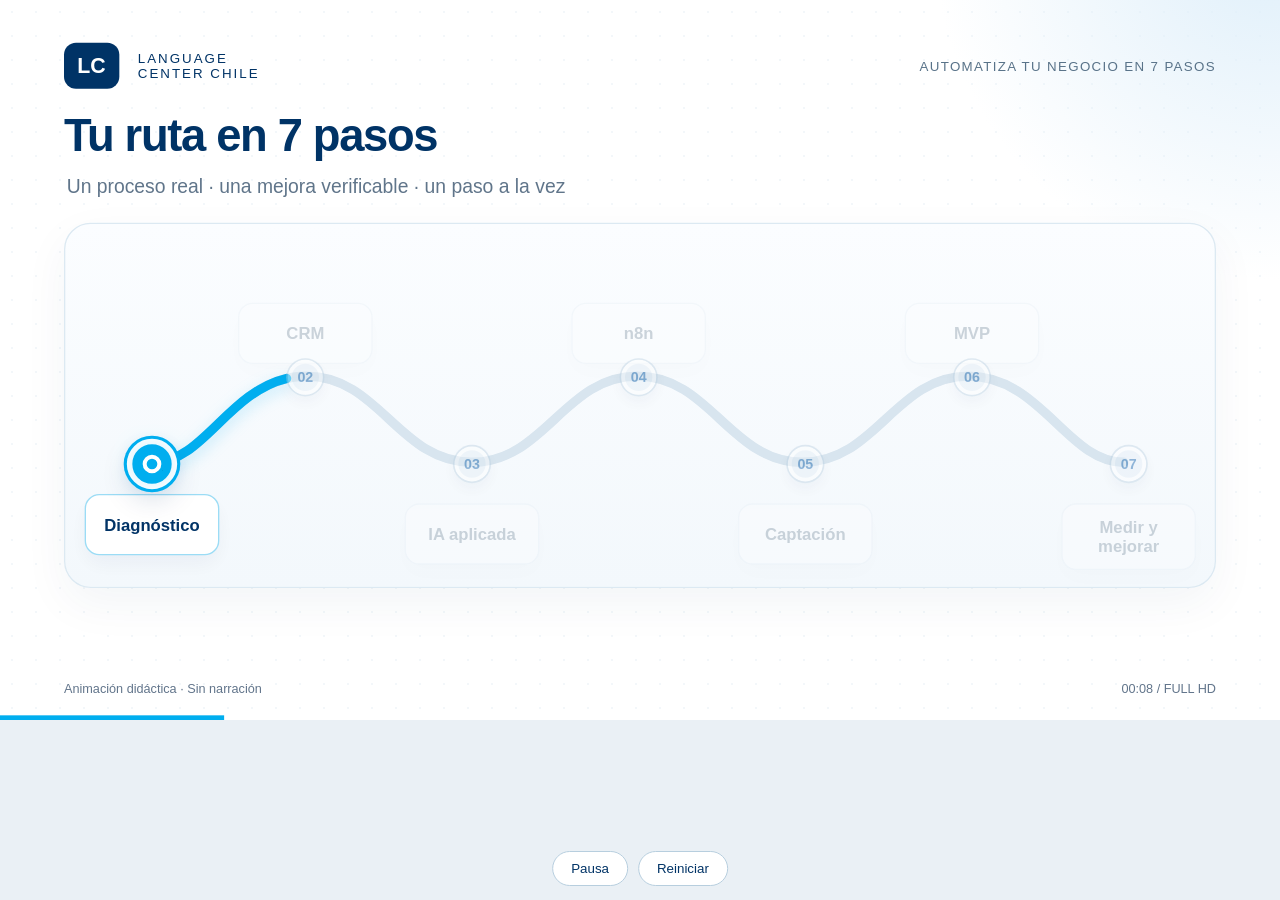
<file: course-content/video-production/assets/video-00-scene-05/animation.html>
<!doctype html>
<html lang="es">
<meta charset="utf-8">
<meta name="viewport" content="width=device-width,initial-scale=1">
<title>Tu ruta en 7 pasos | LC</title>
<style>
  *{box-sizing:border-box}
  html,body{margin:0;background:#eaf0f5;font-family:Arial,Helvetica,sans-serif;color:#14283d}
  body{overflow:hidden}
  #stage{width:1920px;height:1080px;position:absolute;transform-origin:top left;background:#fff;overflow:hidden}
  .grid{position:absolute;inset:0;background-image:radial-gradient(#d7e5ef 1.5px,transparent 1.5px);background-size:36px 36px;opacity:.3}
  .halo{position:absolute;width:1060px;height:1060px;border-radius:50%;right:-520px;top:-620px;background:radial-gradient(circle,#dfeffa,transparent 68%)}
  header{position:absolute;left:96px;top:64px;display:flex;gap:28px;align-items:center}
  .mark{background:#003366;color:#fff;border-radius:18px;padding:16px 20px;font-size:32px;font-weight:800}
  .brand{font-size:20px;letter-spacing:3px;color:#003366}
  .course{position:absolute;right:96px;top:88px;font-size:20px;letter-spacing:2px;color:#597389}
  h1{position:absolute;left:96px;top:164px;font-size:68px;letter-spacing:-2px;margin:0;color:#003366}
  .subtitle{position:absolute;left:100px;top:264px;font-size:29px;color:#60758a}
  .map{position:absolute;left:96px;top:334px;width:1728px;height:548px;border:2px solid #dce9f2;border-radius:40px;background:linear-gradient(180deg,#fbfdff,#f3f8fc);box-shadow:0 24px 68px #0033660d;overflow:hidden}
  .map::before{content:"";position:absolute;inset:0;background:linear-gradient(90deg,transparent,#fff9 50%,transparent);transform:translateX(-100%)}
  .route-svg{position:absolute;inset:0;width:100%;height:100%}
  .route-base{fill:none;stroke:#d8e5ef;stroke-width:14;stroke-linecap:round}
  .route-fill{fill:none;stroke:#00aeef;stroke-width:14;stroke-linecap:round;filter:drop-shadow(0 8px 11px #00aeef35)}
  .node{position:absolute;width:64px;height:64px;border-radius:50%;transform:translate(-50%,-50%);display:flex;align-items:center;justify-content:center;background:#e3edf5;border:7px solid #fff;box-shadow:0 0 0 3px #b9cfe0,0 12px 30px #0033661c;color:#0055a4;font-size:26px;font-weight:800;z-index:3}
  .step{position:absolute;width:202px;min-height:92px;transform:translateX(-50%);padding:20px 18px;border-radius:22px;background:#fff;border:2px solid #e2ebf3;box-shadow:0 14px 32px #0033660c;text-align:center;color:#536b7f;font-size:25px;line-height:1.12;font-weight:700;display:flex;align-items:center;justify-content:center;z-index:2}
  .tracer{position:absolute;width:28px;height:28px;border-radius:50%;transform:translate(-50%,-50%);background:#00aeef;border:6px solid #fff;box-shadow:0 0 0 5px #00aeef,0 0 42px #00aeef;z-index:5}
  .closing{position:absolute;left:50%;bottom:57px;transform:translateX(-50%);padding:17px 32px;border:2px solid #b9dcf0;border-radius:50px;background:#fff;color:#003366;font-size:25px;font-weight:700;letter-spacing:.2px;box-shadow:0 14px 34px #0033660d}
  .footer{position:absolute;bottom:35px;left:96px;color:#62758b;font-size:19px}
  .duration{position:absolute;bottom:35px;right:96px;font-size:19px;color:#62758b}
  .progress{position:absolute;bottom:0;height:7px;background:#00aeef;width:1920px;transform-origin:left}
  .controls{position:fixed;bottom:14px;left:50%;transform:translateX(-50%);display:flex;gap:10px;z-index:9}
  button{padding:9px 18px;border:1px solid #b7cede;background:#fff;color:#003366;border-radius:20px;cursor:pointer}
  body.capture .controls{display:none}
  @media (prefers-reduced-motion:reduce){.map::before{display:none}}
</style>
<body>
<main id="stage">
  <div class="grid"></div><div class="halo"></div>
  <header><div class="mark">LC</div><div class="brand">LANGUAGE<br>CENTER CHILE</div></header>
  <div class="course"></div><h1></h1><div class="subtitle"></div>
  <section class="map" aria-label="Ruta animada de siete pasos">
    <svg class="route-svg" viewBox="0 0 1728 548" aria-hidden="true">
      <path class="route-base" d="M130 360 C210 360 250 230 360 230 S500 360 610 360 S750 230 860 230 S1000 360 1110 360 S1250 230 1360 230 S1510 360 1595 360"/>
      <path class="route-fill" d="M130 360 C210 360 250 230 360 230 S500 360 610 360 S750 230 860 230 S1000 360 1110 360 S1250 230 1360 230 S1510 360 1595 360"/>
    </svg>
    <div class="tracer" aria-hidden="true"></div>
  </section>
  <div class="closing"></div>
  <div class="footer">Animación didáctica · Sin narración</div>
  <div class="duration">00:08 / FULL HD</div>
  <div class="progress"></div>
</main>
<div class="controls"><button id="pause">Pausa / Play</button><button id="restart">Reiniciar</button></div>
<script>/*!
 * GSAP 3.15.0
 * https://gsap.com
 *
 * @license Copyright 2026, GreenSock. All rights reserved.
 * Subject to the terms at https://gsap.com/standard-license.
 * @author: Jack Doyle, jack@greensock.com
 */

!function(t,e){"object"==typeof exports&&"undefined"!=typeof module?e(exports):"function"==typeof define&&define.amd?define(["exports"],e):e((t=t||self).window=t.window||{})}(this,function(e){"use strict";function _inheritsLoose(t,e){t.prototype=Object.create(e.prototype),(t.prototype.constructor=t).__proto__=e}function _assertThisInitialized(t){if(void 0===t)throw new ReferenceError("this hasn't been initialised - super() hasn't been called");return t}function r(t){return"string"==typeof t}function s(t){return"function"==typeof t}function t(t){return"number"==typeof t}function u(t){return void 0===t}function v(t){return"object"==typeof t}function w(t){return!1!==t}function x(){return"undefined"!=typeof window}function y(t){return s(t)||r(t)}function R(t){return(i=bt(t,ht))&&Fe}function S(t,e){return console.warn("Invalid property",t,"set to",e,"Missing plugin? gsap.registerPlugin()")}function T(t,e){return!e&&console.warn(t)}function U(t,e){return t&&(ht[t]=e)&&i&&(i[t]=e)||ht}function V(){return 0}function ga(t){var e,r,i=t[0];if(v(i)||s(i)||(t=[t]),!(e=(i._gsap||{}).harness)){for(r=yt.length;r--&&!yt[r].targetTest(i););e=yt[r]}for(r=t.length;r--;)t[r]&&(t[r]._gsap||(t[r]._gsap=new Xt(t[r],e)))||t.splice(r,1);return t}function ha(t){return t._gsap||ga(Pt(t))[0]._gsap}function ia(t,e,r){return(r=t[e])&&s(r)?t[e]():u(r)&&t.getAttribute&&t.getAttribute(e)||r}function ja(t,e){return(t=t.split(",")).forEach(e)||t}function ka(t){return Math.round(1e5*t)/1e5||0}function la(t){return Math.round(1e7*t)/1e7||0}function ma(t,e){var r=e.charAt(0),i=parseFloat(e.substr(2));return t=parseFloat(t),"+"===r?t+i:"-"===r?t-i:"*"===r?t*i:t/i}function na(t,e){for(var r=e.length,i=0;t.indexOf(e[i])<0&&++i<r;);return i<r}function oa(){var t,e,r=pt.length,i=pt.slice(0);for(_t={},t=pt.length=0;t<r;t++)(e=i[t])&&e._lazy&&(e.render(e._lazy[0],e._lazy[1],!0)._lazy=0)}function pa(t){return!!(t._initted||t._startAt||t.add)}function qa(t,e,r,i){pt.length&&!I&&oa(),t.render(e,r,i||!!(I&&e<0&&pa(t))),pt.length&&!I&&oa()}function ra(t){var e=parseFloat(t);return(e||0===e)&&(t+"").match(ot).length<2?e:r(t)?t.trim():t}function sa(t){return t}function ta(t,e){for(var r in e)r in t||(t[r]=e[r]);return t}function wa(t,e){for(var r in e)"__proto__"!==r&&"constructor"!==r&&"prototype"!==r&&(t[r]=v(e[r])?wa(t[r]||(t[r]={}),e[r]):e[r]);return t}function xa(t,e){var r,i={};for(r in t)r in e||(i[r]=t[r]);return i}function ya(t){var e=t.parent||L,r=t.keyframes?function _setKeyframeDefaults(i){return function(t,e){for(var r in e)r in t||"duration"===r&&i||"ease"===r||(t[r]=e[r])}}(K(t.keyframes)):ta;if(w(t.inherit))for(;e;)r(t,e.vars.defaults),e=e.parent||e._dp;return t}function Aa(t,e,r,i,n){void 0===r&&(r="_first"),void 0===i&&(i="_last");var a,s=t[i];if(n)for(a=e[n];s&&s[n]>a;)s=s._prev;return s?(e._next=s._next,s._next=e):(e._next=t[r],t[r]=e),e._next?e._next._prev=e:t[i]=e,e._prev=s,e.parent=e._dp=t,e}function Ba(t,e,r,i){void 0===r&&(r="_first"),void 0===i&&(i="_last");var n=e._prev,a=e._next;n?n._next=a:t[r]===e&&(t[r]=a),a?a._prev=n:t[i]===e&&(t[i]=n),e._next=e._prev=e.parent=null}function Ca(t,e){t.parent&&(!e||t.parent.autoRemoveChildren)&&t.parent.remove&&t.parent.remove(t),t._act=0}function Da(t,e){if(t&&(!e||e._end>t._dur||e._start<0))for(var r=t;r;)r._dirty=1,r=r.parent;return t}function Fa(t,e,r,i){return t._startAt&&(I?t._startAt.revert(ft):t.vars.immediateRender&&!t.vars.autoRevert||t._startAt.render(e,!0,i))}function Ha(t){return t._repeat?wt(t._tTime,t=t.duration()+t._rDelay)*t:0}function Ja(t,e){return(t-e._start)*e._ts+(0<=e._ts?0:e._dirty?e.totalDuration():e._tDur)}function Ka(t){return t._end=la(t._start+(t._tDur/Math.abs(t._ts||t._rts||q)||0))}function La(t,e){var r=t._dp;return r&&r.smoothChildTiming&&t._ts&&(t._start=la(r._time-(0<t._ts?e/t._ts:((t._dirty?t.totalDuration():t._tDur)-e)/-t._ts)),Ka(t),r._dirty||Da(r,t)),t}function Ma(t,e){var r;if((e._time||!e._dur&&e._initted||e._start<t._time&&(e._dur||!e.add))&&(r=Ja(t.rawTime(),e),(!e._dur||Mt(0,e.totalDuration(),r)-e._tTime>q)&&e.render(r,!0)),Da(t,e)._dp&&t._initted&&t._time>=t._dur&&t._ts){if(t._dur<t.duration())for(r=t;r._dp;)0<=r.rawTime()&&r.totalTime(r._tTime),r=r._dp;t._zTime=-q}}function Na(e,r,i,n){return r.parent&&Ca(r),r._start=la((t(i)?i:i||e!==L?Ot(e,i,r):e._time)+r._delay),r._end=la(r._start+(r.totalDuration()/Math.abs(r.timeScale())||0)),Aa(e,r,"_first","_last",e._sort?"_start":0),xt(r)||(e._recent=r),n||Ma(e,r),e._ts<0&&La(e,e._tTime),e}function Oa(t,e){return(ht.ScrollTrigger||S("scrollTrigger",e))&&ht.ScrollTrigger.create(e,t)}function Pa(t,e,r,i,n){return Ht(t,e,n),t._initted?!r&&t._pt&&!I&&(t._dur&&!1!==t.vars.lazy||!t._dur&&t.vars.lazy)&&f!==It.frame?(pt.push(t),t._lazy=[n,i],1):void 0:1}function Ua(t,e,r,i){var n=t._repeat,a=la(e)||0,s=t._tTime/t._tDur;return s&&!i&&(t._time*=a/t._dur),t._dur=a,t._tDur=n?n<0?1e10:la(a*(n+1)+t._rDelay*n):a,0<s&&!i&&La(t,t._tTime=t._tDur*s),t.parent&&Ka(t),r||Da(t.parent,t),t}function Va(t){return t instanceof Gt?Da(t):Ua(t,t._dur)}function Ya(e,r,i){var n,a,s=t(r[1]),o=(s?2:1)+(e<2?0:1),u=r[o];if(s&&(u.duration=r[1]),u.parent=i,e){for(n=u,a=i;a&&!("immediateRender"in n);)n=a.vars.defaults||{},a=w(a.vars.inherit)&&a.parent;u.immediateRender=w(n.immediateRender),e<2?u.runBackwards=1:u.startAt=r[o-1]}return new te(r[0],u,r[1+o])}function Za(t,e){return t||0===t?e(t):e}function _a(t,e){return r(t)&&(e=ut.exec(t))?e[1]:""}function cb(t,e){return t&&v(t)&&"length"in t&&(!e&&!t.length||t.length-1 in t&&v(t[0]))&&!t.nodeType&&t!==h}function fb(r){return r=Pt(r)[0]||T("Invalid scope")||{},function(t){var e=r.current||r.nativeElement||r;return Pt(t,e.querySelectorAll?e:e===r?T("Invalid scope")||a.createElement("div"):r)}}function gb(t){return t.sort(function(){return.5-Math.random()})}function hb(t){if(s(t))return t;var p=v(t)?t:{each:t},_=jt(p.ease),m=p.from||0,g=parseFloat(p.base)||0,y={},e=0<m&&m<1,T=isNaN(m)||e,b=p.axis,w=m,x=m;return r(m)?w=x={center:.5,edges:.5,end:1}[m]||0:!e&&T&&(w=m[0],x=m[1]),function(t,e,r){var i,n,a,s,o,u,h,l,f,c=(r||p).length,d=y[c];if(!d){if(!(f="auto"===p.grid?0:(p.grid||[1,X])[1])){for(h=-X;h<(h=r[f++].getBoundingClientRect().left)&&f<c;);f<c&&f--}for(d=y[c]=[],i=T?Math.min(f,c)*w-.5:m%f,n=f===X?0:T?c*x/f-.5:m/f|0,l=X,u=h=0;u<c;u++)a=u%f-i,s=n-(u/f|0),d[u]=o=b?Math.abs("y"===b?s:a):$(a*a+s*s),h<o&&(h=o),o<l&&(l=o);"random"===m&&gb(d),d.max=h-l,d.min=l,d.v=c=(parseFloat(p.amount)||parseFloat(p.each)*(c<f?c-1:b?"y"===b?c/f:f:Math.max(f,c/f))||0)*("edges"===m?-1:1),d.b=c<0?g-c:g,d.u=_a(p.amount||p.each)||0,_=_&&c<0?Yt(_):_}return c=(d[t]-d.min)/d.max||0,la(d.b+(_?_(c):c)*d.v)+d.u}}function ib(i){var n=Math.pow(10,((i+"").split(".")[1]||"").length);return function(e){var r=la(Math.round(parseFloat(e)/i)*i*n);return(r-r%1)/n+(t(e)?0:_a(e))}}function jb(h,e){var l,f,r=K(h);return!r&&v(h)&&(l=r=h.radius||X,h.values?(h=Pt(h.values),(f=!t(h[0]))&&(l*=l)):h=ib(h.increment)),Za(e,r?s(h)?function(t){return f=h(t),Math.abs(f-t)<=l?f:t}:function(e){for(var r,i,n=parseFloat(f?e.x:e),a=parseFloat(f?e.y:0),s=X,o=0,u=h.length;u--;)(r=f?(r=h[u].x-n)*r+(i=h[u].y-a)*i:Math.abs(h[u]-n))<s&&(s=r,o=u);return o=!l||s<=l?h[o]:e,f||o===e||t(e)?o:o+_a(e)}:ib(h))}function kb(t,e,r,i){return Za(K(t)?!e:!0===r?!!(r=0):!i,function(){return K(t)?t[~~(Math.random()*t.length)]:(r=r||1e-5)&&(i=r<1?Math.pow(10,(r+"").length-2):1)&&Math.floor(Math.round((t-r/2+Math.random()*(e-t+.99*r))/r)*r*i)/i})}function ob(e,r,t){return Za(t,function(t){return e[~~r(t)]})}function rb(t){return t.replace(tt,function(t){var e=t.indexOf("[")+1,r=t.substring(e||7,e?t.indexOf("]"):t.length-1).split(et);return kb(e?r:+r[0],e?0:+r[1],+r[2]||1e-5)})}function ub(t,e,r){var i,n,a,s=t.labels,o=X;for(i in s)(n=s[i]-e)<0==!!r&&n&&o>(n=Math.abs(n))&&(a=i,o=n);return a}function wb(t){return Ca(t),t.scrollTrigger&&t.scrollTrigger.kill(!!I),t.progress()<1&&At(t,"onInterrupt"),t}function zb(t){if(t)if(t=!t.name&&t.default||t,x()||t.headless){var e=t.name,r=s(t),i=e&&!r&&t.init?function(){this._props=[]}:t,n={init:V,render:_e,add:$t,kill:Te,modifier:ve,rawVars:0},a={targetTest:0,get:0,getSetter:ue,aliases:{},register:0};if(Lt(),t!==i){if(mt[e])return;ta(i,ta(xa(t,n),a)),bt(i.prototype,bt(n,xa(t,a))),mt[i.prop=e]=i,t.targetTest&&(yt.push(i),dt[e]=1),e=("css"===e?"CSS":e.charAt(0).toUpperCase()+e.substr(1))+"Plugin"}U(e,i),t.register&&t.register(Fe,i,we)}else Dt.push(t)}function Cb(t,e,r){return(6*(t+=t<0?1:1<t?-1:0)<1?e+(r-e)*t*6:t<.5?r:3*t<2?e+(r-e)*(2/3-t)*6:e)*zt+.5|0}function Db(e,r,i){var n,a,s,o,u,h,l,f,c,d,p=e?t(e)?[e>>16,e>>8&zt,e&zt]:0:Rt.black;if(!p){if(","===e.substr(-1)&&(e=e.substr(0,e.length-1)),Rt[e])p=Rt[e];else if("#"===e.charAt(0)){if(e.length<6&&(e="#"+(n=e.charAt(1))+n+(a=e.charAt(2))+a+(s=e.charAt(3))+s+(5===e.length?e.charAt(4)+e.charAt(4):"")),9===e.length)return[(p=parseInt(e.substr(1,6),16))>>16,p>>8&zt,p&zt,parseInt(e.substr(7),16)/255];p=[(e=parseInt(e.substr(1),16))>>16,e>>8&zt,e&zt]}else if("hsl"===e.substr(0,3))if(p=d=e.match(rt),r){if(~e.indexOf("="))return p=e.match(it),i&&p.length<4&&(p[3]=1),p}else o=+p[0]%360/360,u=p[1]/100,n=2*(h=p[2]/100)-(a=h<=.5?h*(u+1):h+u-h*u),3<p.length&&(p[3]*=1),p[0]=Cb(o+1/3,n,a),p[1]=Cb(o,n,a),p[2]=Cb(o-1/3,n,a);else p=e.match(rt)||Rt.transparent;p=p.map(Number)}return r&&!d&&(n=p[0]/zt,a=p[1]/zt,s=p[2]/zt,h=((l=Math.max(n,a,s))+(f=Math.min(n,a,s)))/2,l===f?o=u=0:(c=l-f,u=.5<h?c/(2-l-f):c/(l+f),o=l===n?(a-s)/c+(a<s?6:0):l===a?(s-n)/c+2:(n-a)/c+4,o*=60),p[0]=~~(o+.5),p[1]=~~(100*u+.5),p[2]=~~(100*h+.5)),i&&p.length<4&&(p[3]=1),p}function Eb(t){var r=[],i=[],n=-1;return t.split(Et).forEach(function(t){var e=t.match(nt)||[];r.push.apply(r,e),i.push(n+=e.length+1)}),r.c=i,r}function Fb(t,e,r){var i,n,a,s,o="",u=(t+o).match(Et),h=e?"hsla(":"rgba(",l=0;if(!u)return t;if(u=u.map(function(t){return(t=Db(t,e,1))&&h+(e?t[0]+","+t[1]+"%,"+t[2]+"%,"+t[3]:t.join(","))+")"}),r&&(a=Eb(t),(i=r.c).join(o)!==a.c.join(o)))for(s=(n=t.replace(Et,"1").split(nt)).length-1;l<s;l++)o+=n[l]+(~i.indexOf(l)?u.shift()||h+"0,0,0,0)":(a.length?a:u.length?u:r).shift());if(!n)for(s=(n=t.split(Et)).length-1;l<s;l++)o+=n[l]+u[l];return o+n[s]}function Ib(t){var e,r=t.join(" ");if(Et.lastIndex=0,Et.test(r))return e=Ft.test(r),t[1]=Fb(t[1],e),t[0]=Fb(t[0],e,Eb(t[1])),!0}function Rb(t){var e=(t+"").split("("),r=Bt[e[0]];return r&&1<e.length&&r.config?r.config.apply(null,~t.indexOf("{")?[function _parseObjectInString(t){for(var e,r,i,n={},a=t.substr(1,t.length-3).split(":"),s=a[0],o=1,u=a.length;o<u;o++)r=a[o],e=o!==u-1?r.lastIndexOf(","):r.length,i=r.substr(0,e),n[s]=isNaN(i)?i.replace(Ut,"").trim():+i,s=r.substr(e+1).trim();return n}(e[1])]:function _valueInParentheses(t){var e=t.indexOf("(")+1,r=t.indexOf(")"),i=t.indexOf("(",e);return t.substring(e,~i&&i<r?t.indexOf(")",r+1):r)}(t).split(",").map(ra)):Bt._CE&&Nt.test(t)?Bt._CE("",t):r}function Ub(t,e,r,i){void 0===r&&(r=function easeOut(t){return 1-e(1-t)}),void 0===i&&(i=function easeInOut(t){return t<.5?e(2*t)/2:1-e(2*(1-t))/2});var n,a={easeIn:e,easeOut:r,easeInOut:i};return ja(t,function(t){for(var e in Bt[t]=ht[t]=a,Bt[n=t.toLowerCase()]=r,a)Bt[n+("easeIn"===e?".in":"easeOut"===e?".out":".inOut")]=Bt[t+"."+e]=a[e]}),a}function Vb(e){return function(t){return t<.5?(1-e(1-2*t))/2:.5+e(2*(t-.5))/2}}function Wb(r,t,e){function Gm(t){return 1===t?1:i*Math.pow(2,-10*t)*Q((t-a)*n)+1}var i=1<=t?t:1,n=(e||(r?.3:.45))/(t<1?t:1),a=n/G*(Math.asin(1/i)||0),s="out"===r?Gm:"in"===r?function(t){return 1-Gm(1-t)}:Vb(Gm);return n=G/n,s.config=function(t,e){return Wb(r,t,e)},s}function Xb(e,r){function Om(t){return t?--t*t*((r+1)*t+r)+1:0}void 0===r&&(r=1.70158);var t="out"===e?Om:"in"===e?function(t){return 1-Om(1-t)}:Vb(Om);return t.config=function(t){return Xb(e,t)},t}var F,I,l,L,h,n,a,i,o,f,c,d,p,_,m,g,b,k,O,M,C,P,A,D,z,E,B,N,Y={autoSleep:120,force3D:"auto",nullTargetWarn:1,units:{lineHeight:""}},j={duration:.5,overwrite:!1,delay:0},X=1e8,q=1/X,G=2*Math.PI,Z=G/4,W=0,$=Math.sqrt,H=Math.cos,Q=Math.sin,J="function"==typeof ArrayBuffer&&ArrayBuffer.isView||function(){},K=Array.isArray,tt=/random\([^)]+\)/g,et=/,\s*/g,rt=/(?:-?\.?\d|\.)+/gi,it=/[-+=.]*\d+[.e\-+]*\d*[e\-+]*\d*/g,nt=/[-+=.]*\d+[.e-]*\d*[a-z%]*/g,at=/[-+=.]*\d+\.?\d*(?:e-|e\+)?\d*/gi,st=/[+-]=-?[.\d]+/,ot=/[^,'"\[\]\s]+/gi,ut=/^[+\-=e\s\d]*\d+[.\d]*([a-z]*|%)\s*$/i,ht={},lt={suppressEvents:!0,isStart:!0,kill:!1},ft={suppressEvents:!0,kill:!1},ct={suppressEvents:!0},dt={},pt=[],_t={},mt={},gt={},vt=30,yt=[],Tt="",bt=function _merge(t,e){for(var r in e)t[r]=e[r];return t},wt=function _animationCycle(t,e){var r=Math.floor(t=la(t/e));return t&&r===t?r-1:r},xt=function _isFromOrFromStart(t){var e=t.data;return"isFromStart"===e||"isStart"===e},kt={_start:0,endTime:V,totalDuration:V},Ot=function _parsePosition(t,e,i){var n,a,s,o=t.labels,u=t._recent||kt,h=t.duration()>=X?u.endTime(!1):t._dur;return r(e)&&(isNaN(e)||e in o)?(a=e.charAt(0),s="%"===e.substr(-1),n=e.indexOf("="),"<"===a||">"===a?(0<=n&&(e=e.replace(/=/,"")),("<"===a?u._start:u.endTime(0<=u._repeat))+(parseFloat(e.substr(1))||0)*(s?(n<0?u:i).totalDuration()/100:1)):n<0?(e in o||(o[e]=h),o[e]):(a=parseFloat(e.charAt(n-1)+e.substr(n+1)),s&&i&&(a=a/100*(K(i)?i[0]:i).totalDuration()),1<n?_parsePosition(t,e.substr(0,n-1),i)+a:h+a)):null==e?h:+e},Mt=function _clamp(t,e,r){return r<t?t:e<r?e:r},Ct=[].slice,Pt=function toArray(t,e,i){return l&&!e&&l.selector?l.selector(t):!r(t)||i||!n&&Lt()?K(t)?function _flatten(t,e,i){return void 0===i&&(i=[]),t.forEach(function(t){return r(t)&&!e||cb(t,1)?i.push.apply(i,Pt(t)):i.push(t)})||i}(t,i):cb(t)?Ct.call(t,0):t?[t]:[]:Ct.call((e||a).querySelectorAll(t),0)},St=function mapRange(e,t,r,i,n){var a=t-e,s=i-r;return Za(n,function(t){return r+((t-e)/a*s||0)})},At=function _callback(t,e,r){var i,n,a,s=t.vars,o=s[e],u=l,h=t._ctx;if(o)return i=s[e+"Params"],n=s.callbackScope||t,r&&pt.length&&oa(),h&&(l=h),a=i?o.apply(n,i):o.call(n),l=u,a},Dt=[],zt=255,Rt={aqua:[0,zt,zt],lime:[0,zt,0],silver:[192,192,192],black:[0,0,0],maroon:[128,0,0],teal:[0,128,128],blue:[0,0,zt],navy:[0,0,128],white:[zt,zt,zt],olive:[128,128,0],yellow:[zt,zt,0],orange:[zt,165,0],gray:[128,128,128],purple:[128,0,128],green:[0,128,0],red:[zt,0,0],pink:[zt,192,203],cyan:[0,zt,zt],transparent:[zt,zt,zt,0]},Et=function(){var t,e="(?:\\b(?:(?:rgb|rgba|hsl|hsla)\\(.+?\\))|\\B#(?:[0-9a-f]{3,4}){1,2}\\b";for(t in Rt)e+="|"+t+"\\b";return new RegExp(e+")","gi")}(),Ft=/hsl[a]?\(/,It=(O=Date.now,M=500,C=33,P=O(),A=P,z=D=1e3/240,g={time:0,frame:0,tick:function tick(){zl(!0)},deltaRatio:function deltaRatio(t){return b/(1e3/(t||60))},wake:function wake(){o&&(!n&&x()&&(h=n=window,a=h.document||{},ht.gsap=Fe,(h.gsapVersions||(h.gsapVersions=[])).push(Fe.version),R(i||h.GreenSockGlobals||!h.gsap&&h||{}),Dt.forEach(zb)),m="undefined"!=typeof requestAnimationFrame&&requestAnimationFrame,p&&g.sleep(),_=m||function(t){return setTimeout(t,z-1e3*g.time+1|0)},d=1,zl(2))},sleep:function sleep(){(m?cancelAnimationFrame:clearTimeout)(p),d=0,_=V},lagSmoothing:function lagSmoothing(t,e){M=t||1/0,C=Math.min(e||33,M)},fps:function fps(t){D=1e3/(t||240),z=1e3*g.time+D},add:function add(n,t,e){var a=t?function(t,e,r,i){n(t,e,r,i),g.remove(a)}:n;return g.remove(n),E[e?"unshift":"push"](a),Lt(),a},remove:function remove(t,e){~(e=E.indexOf(t))&&E.splice(e,1)&&e<=k&&k--},_listeners:E=[]}),Lt=function _wake(){return!d&&It.wake()},Bt={},Nt=/^[\d.\-M][\d.\-,\s]/,Ut=/["']/g,Yt=function _invertEase(e){return function(t){return 1-e(1-t)}},jt=function _parseEase(t,e){return t&&(s(t)?t:Bt[t]||Rb(t))||e};function zl(t){var e,r,i,n,a=O()-A,s=!0===t;if((M<a||a<0)&&(P+=a-C),(0<(e=(i=(A+=a)-P)-z)||s)&&(n=++g.frame,b=i-1e3*g.time,g.time=i/=1e3,z+=e+(D<=e?4:D-e),r=1),s||(p=_(zl)),r)for(k=0;k<E.length;k++)E[k](i,b,n,t)}function dn(t){return t<N?B*t*t:t<.7272727272727273?B*Math.pow(t-1.5/2.75,2)+.75:t<.9090909090909092?B*(t-=2.25/2.75)*t+.9375:B*Math.pow(t-2.625/2.75,2)+.984375}ja("Linear,Quad,Cubic,Quart,Quint,Strong",function(t,e){var r=e<5?e+1:e;Ub(t+",Power"+(r-1),e?function(t){return Math.pow(t,r)}:function(t){return t},function(t){return 1-Math.pow(1-t,r)},function(t){return t<.5?Math.pow(2*t,r)/2:1-Math.pow(2*(1-t),r)/2})}),Bt.Linear.easeNone=Bt.none=Bt.Linear.easeIn,Ub("Elastic",Wb("in"),Wb("out"),Wb()),B=7.5625,N=1/2.75,Ub("Bounce",function(t){return 1-dn(1-t)},dn),Ub("Expo",function(t){return Math.pow(2,10*(t-1))*t+t*t*t*t*t*t*(1-t)}),Ub("Circ",function(t){return-($(1-t*t)-1)}),Ub("Sine",function(t){return 1===t?1:1-H(t*Z)}),Ub("Back",Xb("in"),Xb("out"),Xb()),Bt.SteppedEase=Bt.steps=ht.SteppedEase={config:function config(t,e){void 0===t&&(t=1);var r=1/t,i=t+(e?0:1),n=e?1:0;return function(t){return((i*Mt(0,.99999999,t)|0)+n)*r}}},j.ease=Bt["quad.out"],ja("onComplete,onUpdate,onStart,onRepeat,onReverseComplete,onInterrupt",function(t){return Tt+=t+","+t+"Params,"});var Vt,Xt=function GSCache(t,e){this.id=W++,(t._gsap=this).target=t,this.harness=e,this.get=e?e.get:ia,this.set=e?e.getSetter:ue},qt=((Vt=Animation.prototype).delay=function delay(t){return t||0===t?(this.parent&&this.parent.smoothChildTiming&&this.startTime(this._start+t-this._delay),this._delay=t,this):this._delay},Vt.duration=function duration(t){return arguments.length?this.totalDuration(0<this._repeat?t+(t+this._rDelay)*this._repeat:t):this.totalDuration()&&this._dur},Vt.totalDuration=function totalDuration(t){return arguments.length?(this._dirty=0,Ua(this,this._repeat<0?t:(t-this._repeat*this._rDelay)/(this._repeat+1))):this._tDur},Vt.totalTime=function totalTime(t,e){if(Lt(),!arguments.length)return this._tTime;var r=this._dp;if(r&&r.smoothChildTiming&&this._ts){for(La(this,t),!r._dp||r.parent||Ma(r,this);r&&r.parent;)r.parent._time!==r._start+(0<=r._ts?r._tTime/r._ts:(r.totalDuration()-r._tTime)/-r._ts)&&r.totalTime(r._tTime,!0),r=r.parent;!this.parent&&this._dp.autoRemoveChildren&&(0<this._ts&&t<this._tDur||this._ts<0&&0<t||!this._tDur&&!t)&&Na(this._dp,this,this._start-this._delay)}return(this._tTime!==t||!this._dur&&!e||this._initted&&Math.abs(this._zTime)===q||!this._initted&&this._dur&&t||!t&&!this._initted&&(this.add||this._ptLookup))&&(this._ts||(this._pTime=t),qa(this,t,e)),this},Vt.time=function time(t,e){return arguments.length?this.totalTime(Math.min(this.totalDuration(),t+Ha(this))%(this._dur+this._rDelay)||(t?this._dur:0),e):this._time},Vt.totalProgress=function totalProgress(t,e){return arguments.length?this.totalTime(this.totalDuration()*t,e):this.totalDuration()?Math.min(1,this._tTime/this._tDur):0<=this.rawTime()&&this._initted?1:0},Vt.progress=function progress(t,e){return arguments.length?this.totalTime(this.duration()*(!this._yoyo||1&this.iteration()?t:1-t)+Ha(this),e):this.duration()?Math.min(1,this._time/this._dur):0<this.rawTime()?1:0},Vt.iteration=function iteration(t,e){var r=this.duration()+this._rDelay;return arguments.length?this.totalTime(this._time+(t-1)*r,e):this._repeat?wt(this._tTime,r)+1:1},Vt.timeScale=function timeScale(t,e){if(!arguments.length)return this._rts===-q?0:this._rts;if(this._rts===t)return this;var r=this.parent&&this._ts?Ja(this.parent._time,this):this._tTime;return this._rts=+t||0,this._ts=this._ps||t===-q?0:this._rts,this.totalTime(Mt(-Math.abs(this._delay),this.totalDuration(),r),!1!==e),Ka(this),function _recacheAncestors(t){for(var e=t.parent;e&&e.parent;)e._dirty=1,e.totalDuration(),e=e.parent;return t}(this)},Vt.paused=function paused(t){return arguments.length?(this._ps!==t&&((this._ps=t)?(this._pTime=this._tTime||Math.max(-this._delay,this.rawTime()),this._ts=this._act=0):(Lt(),this._ts=this._rts,this.totalTime(this.parent&&!this.parent.smoothChildTiming?this.rawTime():this._tTime||this._pTime,1===this.progress()&&Math.abs(this._zTime)!==q&&(this._tTime-=q)))),this):this._ps},Vt.startTime=function startTime(t){if(arguments.length){this._start=la(t);var e=this.parent||this._dp;return!e||!e._sort&&this.parent||Na(e,this,this._start-this._delay),this}return this._start},Vt.endTime=function endTime(t){return this._start+(w(t)?this.totalDuration():this.duration())/Math.abs(this._ts||1)},Vt.rawTime=function rawTime(t){var e=this.parent||this._dp;return e?t&&(!this._ts||this._repeat&&this._time&&this.totalProgress()<1)?this._tTime%(this._dur+this._rDelay):this._ts?Ja(e.rawTime(t),this):this._tTime:this._tTime},Vt.revert=function revert(t){void 0===t&&(t=ct);var e=I;return I=t,pa(this)&&(this.timeline&&this.timeline.revert(t),this.totalTime(-.01,t.suppressEvents)),"nested"!==this.data&&!1!==t.kill&&this.kill(),I=e,this},Vt.globalTime=function globalTime(t){for(var e=this,r=arguments.length?t:e.rawTime();e;)r=e._start+r/(Math.abs(e._ts)||1),e=e._dp;return!this.parent&&this._sat?this._sat.globalTime(t):r},Vt.repeat=function repeat(t){return arguments.length?(this._repeat=t===1/0?-2:t,Va(this)):-2===this._repeat?1/0:this._repeat},Vt.repeatDelay=function repeatDelay(t){if(arguments.length){var e=this._time;return this._rDelay=t,Va(this),e?this.time(e):this}return this._rDelay},Vt.yoyo=function yoyo(t){return arguments.length?(this._yoyo=t,this):this._yoyo},Vt.seek=function seek(t,e){return this.totalTime(Ot(this,t),w(e))},Vt.restart=function restart(t,e){return this.play().totalTime(t?-this._delay:0,w(e)),this._dur||(this._zTime=-q),this},Vt.play=function play(t,e){return null!=t&&this.seek(t,e),this.reversed(!1).paused(!1)},Vt.reverse=function reverse(t,e){return null!=t&&this.seek(t||this.totalDuration(),e),this.reversed(!0).paused(!1)},Vt.pause=function pause(t,e){return null!=t&&this.seek(t,e),this.paused(!0)},Vt.resume=function resume(){return this.paused(!1)},Vt.reversed=function reversed(t){return arguments.length?(!!t!==this.reversed()&&this.timeScale(-this._rts||(t?-q:0)),this):this._rts<0},Vt.invalidate=function invalidate(){return this._initted=this._act=0,this._zTime=-q,this},Vt.isActive=function isActive(){var t,e=this.parent||this._dp,r=this._start;return!(e&&!(this._ts&&this._initted&&e.isActive()&&(t=e.rawTime(!0))>=r&&t<this.endTime(!0)-q))},Vt.eventCallback=function eventCallback(t,e,r){var i=this.vars;return 1<arguments.length?(e?(i[t]=e,r&&(i[t+"Params"]=r),"onUpdate"===t&&(this._onUpdate=e)):delete i[t],this):i[t]},Vt.then=function then(t){var i=this,n=i._prom;return new Promise(function(e){function Ao(){var t=i.then;i.then=null,n&&n(),s(r)&&(r=r(i))&&(r.then||r===i)&&(i.then=t),e(r),i.then=t}var r=s(t)?t:sa;i._initted&&1===i.totalProgress()&&0<=i._ts||!i._tTime&&i._ts<0?Ao():i._prom=Ao})},Vt.kill=function kill(){wb(this)},Animation);function Animation(t){this.vars=t,this._delay=+t.delay||0,(this._repeat=t.repeat===1/0?-2:t.repeat||0)&&(this._rDelay=t.repeatDelay||0,this._yoyo=!!t.yoyo||!!t.yoyoEase),this._ts=1,Ua(this,+t.duration,1,1),this.data=t.data,l&&(this._ctx=l).data.push(this),d||It.wake()}ta(qt.prototype,{_time:0,_start:0,_end:0,_tTime:0,_tDur:0,_dirty:0,_repeat:0,_yoyo:!1,parent:null,_initted:!1,_rDelay:0,_ts:1,_dp:0,ratio:0,_zTime:-q,_prom:0,_ps:!1,_rts:1});var Gt=function(i){function Timeline(t,e){var r;return void 0===t&&(t={}),(r=i.call(this,t)||this).labels={},r.smoothChildTiming=!!t.smoothChildTiming,r.autoRemoveChildren=!!t.autoRemoveChildren,r._sort=w(t.sortChildren),L&&Na(t.parent||L,_assertThisInitialized(r),e),t.reversed&&r.reverse(),t.paused&&r.paused(!0),t.scrollTrigger&&Oa(_assertThisInitialized(r),t.scrollTrigger),r}_inheritsLoose(Timeline,i);var e=Timeline.prototype;return e.to=function to(t,e,r){return Ya(0,arguments,this),this},e.from=function from(t,e,r){return Ya(1,arguments,this),this},e.fromTo=function fromTo(t,e,r,i){return Ya(2,arguments,this),this},e.set=function set(t,e,r){return e.duration=0,e.parent=this,ya(e).repeatDelay||(e.repeat=0),e.immediateRender=!!e.immediateRender,new te(t,e,Ot(this,r),1),this},e.call=function call(t,e,r){return Na(this,te.delayedCall(0,t,e),r)},e.staggerTo=function staggerTo(t,e,r,i,n,a,s){return r.duration=e,r.stagger=r.stagger||i,r.onComplete=a,r.onCompleteParams=s,r.parent=this,new te(t,r,Ot(this,n)),this},e.staggerFrom=function staggerFrom(t,e,r,i,n,a,s){return r.runBackwards=1,ya(r).immediateRender=w(r.immediateRender),this.staggerTo(t,e,r,i,n,a,s)},e.staggerFromTo=function staggerFromTo(t,e,r,i,n,a,s,o){return i.startAt=r,ya(i).immediateRender=w(i.immediateRender),this.staggerTo(t,e,i,n,a,s,o)},e.render=function render(t,e,r){var i,n,a,s,o,u,h,l,f,c,d,p,_=this._time,m=this._dirty?this.totalDuration():this._tDur,g=this._dur,v=t<=0?0:la(t),y=this._zTime<0!=t<0&&(this._initted||!g);if(this!==L&&m<v&&0<=t&&(v=m),v!==this._tTime||r||y){if(_!==this._time&&g&&(v+=this._time-_,t+=this._time-_),i=v,f=this._start,u=!(l=this._ts),y&&(g||(_=this._zTime),!t&&e||(this._zTime=t)),this._repeat){if(d=this._yoyo,o=g+this._rDelay,this._repeat<-1&&t<0)return this.totalTime(100*o+t,e,r);if(i=la(v%o),v===m?(s=this._repeat,i=g):((s=~~(c=la(v/o)))&&s===c&&(i=g,s--),g<i&&(i=g)),c=wt(this._tTime,o),!_&&this._tTime&&c!==s&&this._tTime-c*o-this._dur<=0&&(c=s),d&&1&s&&(i=g-i,p=1),s!==c&&!this._lock){var T=d&&1&c,b=T===(d&&1&s);if(s<c&&(T=!T),_=T?0:v%g?g:v,this._lock=1,this.render(_||(p?0:la(s*o)),e,!g)._lock=0,this._tTime=v,!e&&this.parent&&At(this,"onRepeat"),this.vars.repeatRefresh&&!p&&(this.invalidate()._lock=1,c=s),_&&_!==this._time||u!=!this._ts||this.vars.onRepeat&&!this.parent&&!this._act)return this;if(g=this._dur,m=this._tDur,b&&(this._lock=2,_=T?g:-1e-4,this.render(_,!0),this.vars.repeatRefresh&&!p&&this.invalidate()),this._lock=0,!this._ts&&!u)return this}}if(this._hasPause&&!this._forcing&&this._lock<2&&(h=function _findNextPauseTween(t,e,r){var i;if(e<r)for(i=t._first;i&&i._start<=r;){if("isPause"===i.data&&i._start>e)return i;i=i._next}else for(i=t._last;i&&i._start>=r;){if("isPause"===i.data&&i._start<e)return i;i=i._prev}}(this,la(_),la(i)))&&(v-=i-(i=h._start)),this._tTime=v,this._time=i,this._act=!!l,this._initted||(this._onUpdate=this.vars.onUpdate,this._initted=1,this._zTime=t,_=0),!_&&v&&g&&!e&&!c&&(At(this,"onStart"),this._tTime!==v))return this;if(_<=i&&0<=t)for(n=this._first;n;){if(a=n._next,(n._act||i>=n._start)&&n._ts&&h!==n){if(n.parent!==this)return this.render(t,e,r);if(n.render(0<n._ts?(i-n._start)*n._ts:(n._dirty?n.totalDuration():n._tDur)+(i-n._start)*n._ts,e,r),i!==this._time||!this._ts&&!u){h=0,a&&(v+=this._zTime=-q);break}}n=a}else{n=this._last;for(var w=t<0?t:i;n;){if(a=n._prev,(n._act||w<=n._end)&&n._ts&&h!==n){if(n.parent!==this)return this.render(t,e,r);if(n.render(0<n._ts?(w-n._start)*n._ts:(n._dirty?n.totalDuration():n._tDur)+(w-n._start)*n._ts,e,r||I&&pa(n)),i!==this._time||!this._ts&&!u){h=0,a&&(v+=this._zTime=w?-q:q);break}}n=a}}if(h&&!e&&(this.pause(),h.render(_<=i?0:-q)._zTime=_<=i?1:-1,this._ts))return this._start=f,Ka(this),this.render(t,e,r);this._onUpdate&&!e&&At(this,"onUpdate",!0),(v===m&&this._tTime>=this.totalDuration()||!v&&_)&&(f!==this._start&&Math.abs(l)===Math.abs(this._ts)||this._lock||(!t&&g||!(v===m&&0<this._ts||!v&&this._ts<0)||Ca(this,1),e||t<0&&!_||!v&&!_&&m||(At(this,v===m&&0<=t?"onComplete":"onReverseComplete",!0),!this._prom||v<m&&0<this.timeScale()||this._prom())))}return this},e.add=function add(e,i){var n=this;if(t(i)||(i=Ot(this,i,e)),!(e instanceof qt)){if(K(e))return e.forEach(function(t){return n.add(t,i)}),this;if(r(e))return this.addLabel(e,i);if(!s(e))return this;e=te.delayedCall(0,e)}return this!==e?Na(this,e,i):this},e.getChildren=function getChildren(t,e,r,i){void 0===t&&(t=!0),void 0===e&&(e=!0),void 0===r&&(r=!0),void 0===i&&(i=-X);for(var n=[],a=this._first;a;)a._start>=i&&(a instanceof te?e&&n.push(a):(r&&n.push(a),t&&n.push.apply(n,a.getChildren(!0,e,r)))),a=a._next;return n},e.getById=function getById(t){for(var e=this.getChildren(1,1,1),r=e.length;r--;)if(e[r].vars.id===t)return e[r]},e.remove=function remove(t){return r(t)?this.removeLabel(t):s(t)?this.killTweensOf(t):(t.parent===this&&Ba(this,t),t===this._recent&&(this._recent=this._last),Da(this))},e.totalTime=function totalTime(t,e){return arguments.length?(this._forcing=1,!this._dp&&this._ts&&(this._start=la(It.time-(0<this._ts?t/this._ts:(this.totalDuration()-t)/-this._ts))),i.prototype.totalTime.call(this,t,e),this._forcing=0,this):this._tTime},e.addLabel=function addLabel(t,e){return this.labels[t]=Ot(this,e),this},e.removeLabel=function removeLabel(t){return delete this.labels[t],this},e.addPause=function addPause(t,e,r){var i=te.delayedCall(0,e||V,r);return i.data="isPause",this._hasPause=1,Na(this,i,Ot(this,t))},e.removePause=function removePause(t){var e=this._first;for(t=Ot(this,t);e;)e._start===t&&"isPause"===e.data&&Ca(e),e=e._next},e.killTweensOf=function killTweensOf(t,e,r){for(var i=this.getTweensOf(t,r),n=i.length;n--;)Zt!==i[n]&&i[n].kill(t,e);return this},e.getTweensOf=function getTweensOf(e,r){for(var i,n=[],a=Pt(e),s=this._first,o=t(r);s;)s instanceof te?na(s._targets,a)&&(o?(!Zt||s._initted&&s._ts)&&s.globalTime(0)<=r&&s.globalTime(s.totalDuration())>r:!r||s.isActive())&&n.push(s):(i=s.getTweensOf(a,r)).length&&n.push.apply(n,i),s=s._next;return n},e.tweenTo=function tweenTo(t,e){e=e||{};var r,i=this,n=Ot(i,t),a=e.startAt,s=e.onStart,o=e.onStartParams,u=e.immediateRender,h=te.to(i,ta({ease:e.ease||"none",lazy:!1,immediateRender:!1,time:n,overwrite:"auto",duration:e.duration||Math.abs((n-(a&&"time"in a?a.time:i._time))/i.timeScale())||q,onStart:function onStart(){if(i.pause(),!r){var t=e.duration||Math.abs((n-(a&&"time"in a?a.time:i._time))/i.timeScale());h._dur!==t&&Ua(h,t,0,1).render(h._time,!0,!0),r=1}s&&s.apply(h,o||[])}},e));return u?h.render(0):h},e.tweenFromTo=function tweenFromTo(t,e,r){return this.tweenTo(e,ta({startAt:{time:Ot(this,t)}},r))},e.recent=function recent(){return this._recent},e.nextLabel=function nextLabel(t){return void 0===t&&(t=this._time),ub(this,Ot(this,t))},e.previousLabel=function previousLabel(t){return void 0===t&&(t=this._time),ub(this,Ot(this,t),1)},e.currentLabel=function currentLabel(t){return arguments.length?this.seek(t,!0):this.previousLabel(this._time+q)},e.shiftChildren=function shiftChildren(t,e,r){void 0===r&&(r=0);var i,n=this._first,a=this.labels;for(t=la(t);n;)n._start>=r&&(n._start+=t,n._end+=t),n=n._next;if(e)for(i in a)a[i]>=r&&(a[i]+=t);return Da(this)},e.invalidate=function invalidate(t){var e=this._first;for(this._lock=0;e;)e.invalidate(t),e=e._next;return i.prototype.invalidate.call(this,t)},e.clear=function clear(t){void 0===t&&(t=!0);for(var e,r=this._first;r;)e=r._next,this.remove(r),r=e;return this._dp&&(this._time=this._tTime=this._pTime=0),t&&(this.labels={}),Da(this)},e.totalDuration=function totalDuration(t){var e,r,i,n=0,a=this,s=a._last,o=X;if(arguments.length)return a.timeScale((a._repeat<0?a.duration():a.totalDuration())/(a.reversed()?-t:t));if(a._dirty){for(i=a.parent;s;)e=s._prev,s._dirty&&s.totalDuration(),o<(r=s._start)&&a._sort&&s._ts&&!a._lock?(a._lock=1,Na(a,s,r-s._delay,1)._lock=0):o=r,r<0&&s._ts&&(n-=r,(!i&&!a._dp||i&&i.smoothChildTiming)&&(a._start+=la(r/a._ts),a._time-=r,a._tTime-=r),a.shiftChildren(-r,!1,-Infinity),o=0),s._end>n&&s._ts&&(n=s._end),s=e;Ua(a,a===L&&a._time>n?a._time:n,1,1),a._dirty=0}return a._tDur},Timeline.updateRoot=function updateRoot(t){if(L._ts&&(qa(L,Ja(t,L)),f=It.frame),It.frame>=vt){vt+=Y.autoSleep||120;var e=L._first;if((!e||!e._ts)&&Y.autoSleep&&It._listeners.length<2){for(;e&&!e._ts;)e=e._next;e||It.sleep()}}},Timeline}(qt);ta(Gt.prototype,{_lock:0,_hasPause:0,_forcing:0});function cc(t,e,i,n,a,o){var u,h,l,f;if(mt[t]&&!1!==(u=new mt[t]).init(a,u.rawVars?e[t]:function _processVars(t,e,i,n,a){if(s(t)&&(t=Qt(t,a,e,i,n)),!v(t)||t.style&&t.nodeType||K(t)||J(t))return r(t)?Qt(t,a,e,i,n):t;var o,u={};for(o in t)u[o]=Qt(t[o],a,e,i,n);return u}(e[t],n,a,o,i),i,n,o)&&(i._pt=h=new we(i._pt,a,t,0,1,u.render,u,0,u.priority),i!==c))for(l=i._ptLookup[i._targets.indexOf(a)],f=u._props.length;f--;)l[u._props[f]]=h;return u}function ic(t,r,e,i){var n,a,s=r.ease||i||"power1.inOut";if(K(r))a=e[t]||(e[t]=[]),r.forEach(function(t,e){return a.push({t:e/(r.length-1)*100,v:t,e:s})});else for(n in r)a=e[n]||(e[n]=[]),"ease"===n||a.push({t:parseFloat(t),v:r[n],e:s})}var Zt,Wt,$t=function _addPropTween(t,e,i,n,a,o,u,h,l,f){s(n)&&(n=n(a||0,t,o));var c,d=t[e],p="get"!==i?i:s(d)?l?t[e.indexOf("set")||!s(t["get"+e.substr(3)])?e:"get"+e.substr(3)](l):t[e]():d,_=s(d)?l?se:ae:ie;if(r(n)&&(~n.indexOf("random(")&&(n=rb(n)),"="===n.charAt(1)&&(!(c=ma(p,n)+(_a(p)||0))&&0!==c||(n=c))),!f||p!==n||Wt)return isNaN(p*n)||""===n?(d||e in t||S(e,n),function _addComplexStringPropTween(t,e,r,i,n,a,s){var o,u,h,l,f,c,d,p,_=new we(this._pt,t,e,0,1,pe,null,n),m=0,g=0;for(_.b=r,_.e=i,r+="",(d=~(i+="").indexOf("random("))&&(i=rb(i)),a&&(a(p=[r,i],t,e),r=p[0],i=p[1]),u=r.match(at)||[];o=at.exec(i);)l=o[0],f=i.substring(m,o.index),h?h=(h+1)%5:"rgba("===f.substr(-5)&&(h=1),l!==u[g++]&&(c=parseFloat(u[g-1])||0,_._pt={_next:_._pt,p:f||1===g?f:",",s:c,c:"="===l.charAt(1)?ma(c,l)-c:parseFloat(l)-c,m:h&&h<4?Math.round:0},m=at.lastIndex);return _.c=m<i.length?i.substring(m,i.length):"",_.fp=s,(st.test(i)||d)&&(_.e=0),this._pt=_}.call(this,t,e,p,n,_,h||Y.stringFilter,l)):(c=new we(this._pt,t,e,+p||0,n-(p||0),"boolean"==typeof d?de:fe,0,_),l&&(c.fp=l),u&&c.modifier(u,this,t),this._pt=c)},Ht=function _initTween(t,e,r){var i,n,a,s,o,u,h,l,f,c,d,p,_,m=t.vars,g=m.ease,v=m.startAt,y=m.immediateRender,T=m.lazy,b=m.onUpdate,x=m.runBackwards,k=m.yoyoEase,O=m.keyframes,M=m.autoRevert,C=t._dur,P=t._startAt,S=t._targets,A=t.parent,D=A&&"nested"===A.data?A.vars.targets:S,z="auto"===t._overwrite&&!F,R=t.timeline,E=m.easeReverse||k;if(!R||O&&g||(g="none"),t._ease=jt(g,j.ease),t._rEase=E&&(jt(E)||t._ease),t._from=!R&&!!m.runBackwards,t._from&&(t.ratio=1),!R||O&&!m.stagger){if(p=(l=S[0]?ha(S[0]).harness:0)&&m[l.prop],i=xa(m,dt),P&&(P._zTime<0&&P.progress(1),e<0&&x&&y&&!M?P.render(-1,!0):P.revert(x&&C?ft:lt),P._lazy=0),v){if(Ca(t._startAt=te.set(S,ta({data:"isStart",overwrite:!1,parent:A,immediateRender:!0,lazy:!P&&w(T),startAt:null,delay:0,onUpdate:b&&function(){return At(t,"onUpdate")},stagger:0},v))),t._startAt._dp=0,t._startAt._sat=t,e<0&&(I||!y&&!M)&&t._startAt.revert(ft),y&&C&&e<=0&&r<=0)return void(e&&(t._zTime=e))}else if(x&&C&&!P)if(e&&(y=!1),a=ta({overwrite:!1,data:"isFromStart",lazy:y&&!P&&w(T),immediateRender:y,stagger:0,parent:A},i),p&&(a[l.prop]=p),Ca(t._startAt=te.set(S,a)),t._startAt._dp=0,t._startAt._sat=t,e<0&&(I?t._startAt.revert(ft):t._startAt.render(-1,!0)),t._zTime=e,y){if(!e)return}else _initTween(t._startAt,q,q);for(t._pt=t._ptCache=0,T=C&&w(T)||T&&!C,n=0;n<S.length;n++){if(h=(o=S[n])._gsap||ga(S)[n]._gsap,t._ptLookup[n]=c={},_t[h.id]&&pt.length&&oa(),d=D===S?n:D.indexOf(o),l&&!1!==(f=new l).init(o,p||i,t,d,D)&&(t._pt=s=new we(t._pt,o,f.name,0,1,f.render,f,0,f.priority),f._props.forEach(function(t){c[t]=s}),f.priority&&(u=1)),!l||p)for(a in i)mt[a]&&(f=cc(a,i,t,d,o,D))?f.priority&&(u=1):c[a]=s=$t.call(t,o,a,"get",i[a],d,D,0,m.stringFilter);t._op&&t._op[n]&&t.kill(o,t._op[n]),z&&t._pt&&(Zt=t,L.killTweensOf(o,c,t.globalTime(e)),_=!t.parent,Zt=0),t._pt&&T&&(_t[h.id]=1)}u&&be(t),t._onInit&&t._onInit(t)}t._onUpdate=b,t._initted=(!t._op||t._pt)&&!_,O&&e<=0&&R.render(X,!0,!0)},Qt=function _parseFuncOrString(t,e,i,n,a){return s(t)?t.call(e,i,n,a):r(t)&&~t.indexOf("random(")?rb(t):t},Jt=Tt+"repeat,repeatDelay,yoyo,repeatRefresh,yoyoEase,easeReverse,autoRevert",Kt={};ja(Jt+",id,stagger,delay,duration,paused,scrollTrigger",function(t){return Kt[t]=1});var te=function(E){function Tween(e,r,i,n){var a;"number"==typeof r&&(i.duration=r,r=i,i=null);var s,o,u,h,l,f,c,d,p=(a=E.call(this,n?r:ya(r))||this).vars,_=p.duration,m=p.delay,g=p.immediateRender,b=p.stagger,x=p.overwrite,k=p.keyframes,O=p.defaults,M=p.scrollTrigger,C=r.parent||L,P=(K(e)||J(e)?t(e[0]):"length"in r)?[e]:Pt(e);if(a._targets=P.length?ga(P):T("GSAP target "+e+" not found. https://gsap.com",!Y.nullTargetWarn)||[],a._ptLookup=[],a._overwrite=x,k||b||y(_)||y(m)){var S=(r=a.vars).easeReverse||r.yoyoEase;if((s=a.timeline=new Gt({data:"nested",defaults:O||{},targets:C&&"nested"===C.data?C.vars.targets:P})).kill(),s.parent=s._dp=_assertThisInitialized(a),s._start=0,b||y(_)||y(m)){if(h=P.length,c=b&&hb(b),v(b))for(l in b)~Jt.indexOf(l)&&((d=d||{})[l]=b[l]);for(o=0;o<h;o++)(u=xa(r,Kt)).stagger=0,S&&(u.easeReverse=S),d&&bt(u,d),f=P[o],u.duration=+Qt(_,_assertThisInitialized(a),o,f,P),u.delay=(+Qt(m,_assertThisInitialized(a),o,f,P)||0)-a._delay,!b&&1===h&&u.delay&&(a._delay=m=u.delay,a._start+=m,u.delay=0),s.to(f,u,c?c(o,f,P):0),s._ease=Bt.none;s.duration()?_=m=0:a.timeline=0}else if(k){ya(ta(s.vars.defaults,{ease:"none"})),s._ease=jt(k.ease||r.ease||"none");var A,D,z,R=0;if(K(k))k.forEach(function(t){return s.to(P,t,">")}),s.duration();else{for(l in u={},k)"ease"===l||"easeEach"===l||ic(l,k[l],u,k.easeEach);for(l in u)for(A=u[l].sort(function(t,e){return t.t-e.t}),o=R=0;o<A.length;o++)(z={ease:(D=A[o]).e,duration:(D.t-(o?A[o-1].t:0))/100*_})[l]=D.v,s.to(P,z,R),R+=z.duration;s.duration()<_&&s.to({},{duration:_-s.duration()})}}_||a.duration(_=s.duration())}else a.timeline=0;return!0!==x||F||(Zt=_assertThisInitialized(a),L.killTweensOf(P),Zt=0),Na(C,_assertThisInitialized(a),i),r.reversed&&a.reverse(),r.paused&&a.paused(!0),(g||!_&&!k&&a._start===la(C._time)&&w(g)&&function _hasNoPausedAncestors(t){return!t||t._ts&&_hasNoPausedAncestors(t.parent)}(_assertThisInitialized(a))&&"nested"!==C.data)&&(a._tTime=-q,a.render(Math.max(0,-m)||0)),M&&Oa(_assertThisInitialized(a),M),a}_inheritsLoose(Tween,E);var e=Tween.prototype;return e.render=function render(t,e,r){var i,n,a,s,o,u,h,l,f=this._time,c=this._tDur,d=this._dur,p=t<0,_=c-q<t&&!p?c:t<q?0:t;if(d){if(_!==this._tTime||!t||r||!this._initted&&this._tTime||this._startAt&&this._zTime<0!=p||this._lazy){if(i=_,l=this.timeline,this._repeat){if(s=d+this._rDelay,this._repeat<-1&&p)return this.totalTime(100*s+t,e,r);if(i=la(_%s),_===c?(a=this._repeat,i=d):(a=~~(o=la(_/s)))&&a===o?(i=d,a--):d<i&&(i=d),(u=this._yoyo&&1&a)&&(i=d-i),o=wt(this._tTime,s),i===f&&!r&&this._initted&&a===o)return this._tTime=_,this;a!==o&&this.vars.repeatRefresh&&!u&&!this._lock&&i!==s&&this._initted&&(this._lock=r=1,this.render(la(s*a),!0).invalidate()._lock=0)}if(!this._initted){if(Pa(this,p?t:i,r,e,_))return this._tTime=0,this;if(!(f===this._time||r&&this.vars.repeatRefresh&&a!==o))return this;if(d!==this._dur)return this.render(t,e,r)}if(this._rEase){var m=i<f;if(m!==this._inv){var g=m?f:d-f;this._inv=m,this._from&&(this.ratio=1-this.ratio),this._invRatio=this.ratio,this._invTime=f,this._invRecip=g?(m?-1:1)/g:0,this._invScale=m?-this.ratio:1-this.ratio,this._invEase=m?this._rEase:this._ease}this.ratio=h=this._invRatio+this._invScale*this._invEase((i-this._invTime)*this._invRecip)}else this.ratio=h=this._ease(i/d);if(this._from&&(this.ratio=h=1-h),this._tTime=_,this._time=i,!this._act&&this._ts&&(this._act=1,this._lazy=0),!f&&_&&!e&&!o&&(At(this,"onStart"),this._tTime!==_))return this;for(n=this._pt;n;)n.r(h,n.d),n=n._next;l&&l.render(t<0?t:l._dur*l._ease(i/this._dur),e,r)||this._startAt&&(this._zTime=t),this._onUpdate&&!e&&(p&&Fa(this,t,0,r),At(this,"onUpdate")),this._repeat&&a!==o&&this.vars.onRepeat&&!e&&this.parent&&At(this,"onRepeat"),_!==this._tDur&&_||this._tTime!==_||(p&&!this._onUpdate&&Fa(this,t,0,!0),!t&&d||!(_===this._tDur&&0<this._ts||!_&&this._ts<0)||Ca(this,1),e||p&&!f||!(_||f||u)||(At(this,_===c?"onComplete":"onReverseComplete",!0),!this._prom||_<c&&0<this.timeScale()||this._prom()))}}else!function _renderZeroDurationTween(t,e,r,i){var n,a,s,o=t.ratio,u=e<0||!e&&(!t._start&&function _parentPlayheadIsBeforeStart(t){var e=t.parent;return e&&e._ts&&e._initted&&!e._lock&&(e.rawTime()<0||_parentPlayheadIsBeforeStart(e))}(t)&&(t._initted||!xt(t))||(t._ts<0||t._dp._ts<0)&&!xt(t))?0:1,h=t._rDelay,l=0;if(h&&t._repeat&&(l=Mt(0,t._tDur,e),a=wt(l,h),t._yoyo&&1&a&&(u=1-u),a!==wt(t._tTime,h)&&(o=1-u,t.vars.repeatRefresh&&t._initted&&t.invalidate())),u!==o||I||i||t._zTime===q||!e&&t._zTime){if(!t._initted&&Pa(t,e,i,r,l))return;for(s=t._zTime,t._zTime=e||(r?q:0),r=r||e&&!s,t.ratio=u,t._from&&(u=1-u),t._time=0,t._tTime=l,n=t._pt;n;)n.r(u,n.d),n=n._next;e<0&&Fa(t,e,0,!0),t._onUpdate&&!r&&At(t,"onUpdate"),l&&t._repeat&&!r&&t.parent&&At(t,"onRepeat"),(e>=t._tDur||e<0)&&t.ratio===u&&(u&&Ca(t,1),r||I||(At(t,u?"onComplete":"onReverseComplete",!0),t._prom&&t._prom()))}else t._zTime||(t._zTime=e)}(this,t,e,r);return this},e.targets=function targets(){return this._targets},e.invalidate=function invalidate(t){return t&&this.vars.runBackwards||(this._startAt=0),this._pt=this._op=this._onUpdate=this._lazy=this.ratio=0,this._ptLookup=[],this.timeline&&this.timeline.invalidate(t),E.prototype.invalidate.call(this,t)},e.resetTo=function resetTo(t,e,r,i,n){d||It.wake(),this._ts||this.play();var a,s=Math.min(this._dur,(this._dp._time-this._start)*this._ts);return this._initted||Ht(this,s),a=this._ease(s/this._dur),function _updatePropTweens(t,e,r,i,n,a,s,o){var u,h,l,f,c=(t._pt&&t._ptCache||(t._ptCache={}))[e];if(!c)for(c=t._ptCache[e]=[],l=t._ptLookup,f=t._targets.length;f--;){if((u=l[f][e])&&u.d&&u.d._pt)for(u=u.d._pt;u&&u.p!==e&&u.fp!==e;)u=u._next;if(!u)return Wt=1,t.vars[e]="+=0",Ht(t,s),Wt=0,o?T(e+" not eligible for reset. Try splitting into individual properties"):1;c.push(u)}for(f=c.length;f--;)(u=(h=c[f])._pt||h).s=!i&&0!==i||n?u.s+(i||0)+a*u.c:i,u.c=r-u.s,h.e&&(h.e=ka(r)+_a(h.e)),h.b&&(h.b=u.s+_a(h.b))}(this,t,e,r,i,a,s,n)?this.resetTo(t,e,r,i,1):(La(this,0),this.parent||Aa(this._dp,this,"_first","_last",this._dp._sort?"_start":0),this.render(0))},e.kill=function kill(t,e){if(void 0===e&&(e="all"),!(t||e&&"all"!==e))return this._lazy=this._pt=0,this.parent?wb(this):this.scrollTrigger&&this.scrollTrigger.kill(!!I),this;if(this.timeline){var i=this.timeline.totalDuration();return this.timeline.killTweensOf(t,e,Zt&&!0!==Zt.vars.overwrite)._first||wb(this),this.parent&&i!==this.timeline.totalDuration()&&Ua(this,this._dur*this.timeline._tDur/i,0,1),this}var n,a,s,o,u,h,l,f=this._targets,c=t?Pt(t):f,d=this._ptLookup,p=this._pt;if((!e||"all"===e)&&function _arraysMatch(t,e){for(var r=t.length,i=r===e.length;i&&r--&&t[r]===e[r];);return r<0}(f,c))return"all"===e&&(this._pt=0),wb(this);for(n=this._op=this._op||[],"all"!==e&&(r(e)&&(u={},ja(e,function(t){return u[t]=1}),e=u),e=function _addAliasesToVars(t,e){var r,i,n,a,s=t[0]?ha(t[0]).harness:0,o=s&&s.aliases;if(!o)return e;for(i in r=bt({},e),o)if(i in r)for(n=(a=o[i].split(",")).length;n--;)r[a[n]]=r[i];return r}(f,e)),l=f.length;l--;)if(~c.indexOf(f[l]))for(u in a=d[l],"all"===e?(n[l]=e,o=a,s={}):(s=n[l]=n[l]||{},o=e),o)(h=a&&a[u])&&("kill"in h.d&&!0!==h.d.kill(u)||Ba(this,h,"_pt"),delete a[u]),"all"!==s&&(s[u]=1);return this._initted&&!this._pt&&p&&wb(this),this},Tween.to=function to(t,e,r){return new Tween(t,e,r)},Tween.from=function from(t,e){return Ya(1,arguments)},Tween.delayedCall=function delayedCall(t,e,r,i){return new Tween(e,0,{immediateRender:!1,lazy:!1,overwrite:!1,delay:t,onComplete:e,onReverseComplete:e,onCompleteParams:r,onReverseCompleteParams:r,callbackScope:i})},Tween.fromTo=function fromTo(t,e,r){return Ya(2,arguments)},Tween.set=function set(t,e){return e.duration=0,e.repeatDelay||(e.repeat=0),new Tween(t,e)},Tween.killTweensOf=function killTweensOf(t,e,r){return L.killTweensOf(t,e,r)},Tween}(qt);ta(te.prototype,{_targets:[],_lazy:0,_startAt:0,_op:0,_onInit:0}),ja("staggerTo,staggerFrom,staggerFromTo",function(r){te[r]=function(){var t=new Gt,e=Ct.call(arguments,0);return e.splice("staggerFromTo"===r?5:4,0,0),t[r].apply(t,e)}});function qc(t,e,r){return t.setAttribute(e,r)}function yc(t,e,r,i){i.mSet(t,e,i.m.call(i.tween,r,i.mt),i)}var ie=function _setterPlain(t,e,r){return t[e]=r},ae=function _setterFunc(t,e,r){return t[e](r)},se=function _setterFuncWithParam(t,e,r,i){return t[e](i.fp,r)},ue=function _getSetter(t,e){return s(t[e])?ae:u(t[e])&&t.setAttribute?qc:ie},fe=function _renderPlain(t,e){return e.set(e.t,e.p,Math.round(1e6*(e.s+e.c*t))/1e6,e)},de=function _renderBoolean(t,e){return e.set(e.t,e.p,!!(e.s+e.c*t),e)},pe=function _renderComplexString(t,e){var r=e._pt,i="";if(!t&&e.b)i=e.b;else if(1===t&&e.e)i=e.e;else{for(;r;)i=r.p+(r.m?r.m(r.s+r.c*t):Math.round(1e4*(r.s+r.c*t))/1e4)+i,r=r._next;i+=e.c}e.set(e.t,e.p,i,e)},_e=function _renderPropTweens(t,e){for(var r=e._pt;r;)r.r(t,r.d),r=r._next},ve=function _addPluginModifier(t,e,r,i){for(var n,a=this._pt;a;)n=a._next,a.p===i&&a.modifier(t,e,r),a=n},Te=function _killPropTweensOf(t){for(var e,r,i=this._pt;i;)r=i._next,i.p===t&&!i.op||i.op===t?Ba(this,i,"_pt"):i.dep||(e=1),i=r;return!e},be=function _sortPropTweensByPriority(t){for(var e,r,i,n,a=t._pt;a;){for(e=a._next,r=i;r&&r.pr>a.pr;)r=r._next;(a._prev=r?r._prev:n)?a._prev._next=a:i=a,(a._next=r)?r._prev=a:n=a,a=e}t._pt=i},we=(PropTween.prototype.modifier=function modifier(t,e,r){this.mSet=this.mSet||this.set,this.set=yc,this.m=t,this.mt=r,this.tween=e},PropTween);function PropTween(t,e,r,i,n,a,s,o,u){this.t=e,this.s=i,this.c=n,this.p=r,this.r=a||fe,this.d=s||this,this.set=o||ie,this.pr=u||0,(this._next=t)&&(t._prev=this)}ja(Tt+"parent,duration,ease,delay,overwrite,runBackwards,startAt,yoyo,immediateRender,repeat,repeatDelay,data,paused,reversed,lazy,callbackScope,stringFilter,id,yoyoEase,stagger,inherit,repeatRefresh,keyframes,autoRevert,scrollTrigger,easeReverse",function(t){return dt[t]=1}),ht.TweenMax=ht.TweenLite=te,ht.TimelineLite=ht.TimelineMax=Gt,L=new Gt({sortChildren:!1,defaults:j,autoRemoveChildren:!0,id:"root",smoothChildTiming:!0}),Y.stringFilter=Ib;function Gc(t){return(Oe[t]||Me).map(function(t){return t()})}function Hc(){var t=Date.now(),o=[];2<t-Ce&&(Gc("matchMediaInit"),ke.forEach(function(t){var e,r,i,n,a=t.queries,s=t.conditions;for(r in a)(e=h.matchMedia(a[r]).matches)&&(i=1),e!==s[r]&&(s[r]=e,n=1);n&&(t.revert(),i&&o.push(t))}),Gc("matchMediaRevert"),o.forEach(function(e){return e.onMatch(e,function(t){return e.add(null,t)})}),Ce=t,Gc("matchMedia"))}var xe,ke=[],Oe={},Me=[],Ce=0,Pe=0,Se=((xe=Context.prototype).add=function add(t,i,n){function Gw(){var t,e=l,r=a.selector;return e&&e!==a&&e.data.push(a),n&&(a.selector=fb(n)),l=a,t=i.apply(a,arguments),s(t)&&a._r.push(t),l=e,a.selector=r,a.isReverted=!1,t}s(t)&&(n=i,i=t,t=s);var a=this;return a.last=Gw,t===s?Gw(a,function(t){return a.add(null,t)}):t?a[t]=Gw:Gw},xe.ignore=function ignore(t){var e=l;l=null,t(this),l=e},xe.getTweens=function getTweens(){var e=[];return this.data.forEach(function(t){return t instanceof Context?e.push.apply(e,t.getTweens()):t instanceof te&&!(t.parent&&"nested"===t.parent.data)&&e.push(t)}),e},xe.clear=function clear(){this._r.length=this.data.length=0},xe.kill=function kill(i,t){var n=this;if(i?function(){for(var t,e=n.getTweens(),r=n.data.length;r--;)"isFlip"===(t=n.data[r]).data&&(t.revert(),t.getChildren(!0,!0,!1).forEach(function(t){return e.splice(e.indexOf(t),1)}));for(e.map(function(t){return{g:t._dur||t._delay||t._sat&&!t._sat.vars.immediateRender?t.globalTime(0):-1/0,t:t}}).sort(function(t,e){return e.g-t.g||-1/0}).forEach(function(t){return t.t.revert(i)}),r=n.data.length;r--;)(t=n.data[r])instanceof Gt?"nested"!==t.data&&(t.scrollTrigger&&t.scrollTrigger.revert(),t.kill()):t instanceof te||!t.revert||t.revert(i);n._r.forEach(function(t){return t(i,n)}),n.isReverted=!0}():this.data.forEach(function(t){return t.kill&&t.kill()}),this.clear(),t)for(var e=ke.length;e--;)ke[e].id===this.id&&ke.splice(e,1)},xe.revert=function revert(t){this.kill(t||{})},Context);function Context(t,e){this.selector=e&&fb(e),this.data=[],this._r=[],this.isReverted=!1,this.id=Pe++,t&&this.add(t)}var De,Re=((De=MatchMedia.prototype).add=function add(t,e,r){v(t)||(t={matches:t});var i,n,a,s=new Se(0,r||this.scope),o=s.conditions={};for(n in l&&!s.selector&&(s.selector=l.selector),this.contexts.push(s),e=s.add("onMatch",e),s.queries=t)"all"===n?a=1:(i=h.matchMedia(t[n]))&&(ke.indexOf(s)<0&&ke.push(s),(o[n]=i.matches)&&(a=1),i.addListener?i.addListener(Hc):i.addEventListener("change",Hc));return a&&e(s,function(t){return s.add(null,t)}),this},De.revert=function revert(t){this.kill(t||{})},De.kill=function kill(e){this.contexts.forEach(function(t){return t.kill(e,!0)})},MatchMedia);function MatchMedia(t){this.contexts=[],this.scope=t,l&&l.data.push(this)}var Ee={registerPlugin:function registerPlugin(){for(var t=arguments.length,e=new Array(t),r=0;r<t;r++)e[r]=arguments[r];e.forEach(function(t){return zb(t)})},timeline:function timeline(t){return new Gt(t)},getTweensOf:function getTweensOf(t,e){return L.getTweensOf(t,e)},getProperty:function getProperty(i,t,e,n){r(i)&&(i=Pt(i)[0]);var a=ha(i||{}).get,s=e?sa:ra;return"native"===e&&(e=""),i?t?s((mt[t]&&mt[t].get||a)(i,t,e,n)):function(t,e,r){return s((mt[t]&&mt[t].get||a)(i,t,e,r))}:i},quickSetter:function quickSetter(r,e,i){if(1<(r=Pt(r)).length){var n=r.map(function(t){return Fe.quickSetter(t,e,i)}),a=n.length;return function(t){for(var e=a;e--;)n[e](t)}}r=r[0]||{};var s=mt[e],o=ha(r),u=o.harness&&(o.harness.aliases||{})[e]||e,h=s?function(t){var e=new s;c._pt=0,e.init(r,i?t+i:t,c,0,[r]),e.render(1,e),c._pt&&_e(1,c)}:o.set(r,u);return s?h:function(t){return h(r,u,i?t+i:t,o,1)}},quickTo:function quickTo(t,i,e){function $x(t,e,r){return n.resetTo(i,t,e,r)}var r,n=Fe.to(t,ta(((r={})[i]="+=0.1",r.paused=!0,r.stagger=0,r),e||{}));return $x.tween=n,$x},isTweening:function isTweening(t){return 0<L.getTweensOf(t,!0).length},defaults:function defaults(t){return t&&t.ease&&(t.ease=jt(t.ease,j.ease)),wa(j,t||{})},config:function config(t){return wa(Y,t||{})},registerEffect:function registerEffect(t){var i=t.name,n=t.effect,e=t.plugins,a=t.defaults,r=t.extendTimeline;(e||"").split(",").forEach(function(t){return t&&!mt[t]&&!ht[t]&&T(i+" effect requires "+t+" plugin.")}),gt[i]=function(t,e,r){return n(Pt(t),ta(e||{},a),r)},r&&(Gt.prototype[i]=function(t,e,r){return this.add(gt[i](t,v(e)?e:(r=e)&&{},this),r)})},registerEase:function registerEase(t,e){Bt[t]=jt(e)},parseEase:function parseEase(t,e){return arguments.length?jt(t,e):Bt},getById:function getById(t){return L.getById(t)},exportRoot:function exportRoot(t,e){void 0===t&&(t={});var r,i,n=new Gt(t);for(n.smoothChildTiming=w(t.smoothChildTiming),L.remove(n),n._dp=0,n._time=n._tTime=L._time,r=L._first;r;)i=r._next,!e&&!r._dur&&r instanceof te&&r.vars.onComplete===r._targets[0]||Na(n,r,r._start-r._delay),r=i;return Na(L,n,0),n},context:function context(t,e){return t?new Se(t,e):l},matchMedia:function matchMedia(t){return new Re(t)},matchMediaRefresh:function matchMediaRefresh(){return ke.forEach(function(t){var e,r,i=t.conditions;for(r in i)i[r]&&(i[r]=!1,e=1);e&&t.revert()})||Hc()},addEventListener:function addEventListener(t,e){var r=Oe[t]||(Oe[t]=[]);~r.indexOf(e)||r.push(e)},removeEventListener:function removeEventListener(t,e){var r=Oe[t],i=r&&r.indexOf(e);0<=i&&r.splice(i,1)},utils:{wrap:function wrap(e,t,r){var i=t-e;return K(e)?ob(e,wrap(0,e.length),t):Za(r,function(t){return(i+(t-e)%i)%i+e})},wrapYoyo:function wrapYoyo(e,t,r){var i=t-e,n=2*i;return K(e)?ob(e,wrapYoyo(0,e.length-1),t):Za(r,function(t){return e+(i<(t=(n+(t-e)%n)%n||0)?n-t:t)})},distribute:hb,random:kb,snap:jb,normalize:function normalize(t,e,r){return St(t,e,0,1,r)},getUnit:_a,clamp:function clamp(e,r,t){return Za(t,function(t){return Mt(e,r,t)})},splitColor:Db,toArray:Pt,selector:fb,mapRange:St,pipe:function pipe(){for(var t=arguments.length,e=new Array(t),r=0;r<t;r++)e[r]=arguments[r];return function(t){return e.reduce(function(t,e){return e(t)},t)}},unitize:function unitize(e,r){return function(t){return e(parseFloat(t))+(r||_a(t))}},interpolate:function interpolate(e,i,t,n){var a=isNaN(e+i)?0:function(t){return(1-t)*e+t*i};if(!a){var s,o,u,h,l,f=r(e),c={};if(!0===t&&(n=1)&&(t=null),f)e={p:e},i={p:i};else if(K(e)&&!K(i)){for(u=[],h=e.length,l=h-2,o=1;o<h;o++)u.push(interpolate(e[o-1],e[o]));h--,a=function func(t){t*=h;var e=Math.min(l,~~t);return u[e](t-e)},t=i}else n||(e=bt(K(e)?[]:{},e));if(!u){for(s in i)$t.call(c,e,s,"get",i[s]);a=function func(t){return _e(t,c)||(f?e.p:e)}}}return Za(t,a)},shuffle:gb},install:R,effects:gt,ticker:It,updateRoot:Gt.updateRoot,plugins:mt,globalTimeline:L,core:{PropTween:we,globals:U,Tween:te,Timeline:Gt,Animation:qt,getCache:ha,_removeLinkedListItem:Ba,reverting:function reverting(){return I},context:function context(t){return t&&l&&(l.data.push(t),t._ctx=l),l},suppressOverwrites:function suppressOverwrites(t){return F=t}}};ja("to,from,fromTo,delayedCall,set,killTweensOf",function(t){return Ee[t]=te[t]}),It.add(Gt.updateRoot),c=Ee.to({},{duration:0});function Lc(t,e){for(var r=t._pt;r&&r.p!==e&&r.op!==e&&r.fp!==e;)r=r._next;return r}function Nc(t,a){return{name:t,headless:1,rawVars:1,init:function init(t,n,e){e._onInit=function(t){var e,i;if(r(n)&&(e={},ja(n,function(t){return e[t]=1}),n=e),a){for(i in e={},n)e[i]=a(n[i]);n=e}!function _addModifiers(t,e){var r,i,n,a=t._targets;for(r in e)for(i=a.length;i--;)(n=(n=t._ptLookup[i][r])&&n.d)&&(n._pt&&(n=Lc(n,r)),n&&n.modifier&&n.modifier(e[r],t,a[i],r))}(t,n)}}}}var Fe=Ee.registerPlugin({name:"attr",init:function init(t,e,r,i,n){var a,s,o;for(a in this.tween=r,e)o=t.getAttribute(a)||"",(s=this.add(t,"setAttribute",(o||0)+"",e[a],i,n,0,0,a)).op=a,s.b=o,this._props.push(a)},render:function render(t,e){for(var r=e._pt;r;)I?r.set(r.t,r.p,r.b,r):r.r(t,r.d),r=r._next}},{name:"endArray",headless:1,init:function init(t,e){for(var r=e.length;r--;)this.add(t,r,t[r]||0,e[r],0,0,0,0,0,1)}},Nc("roundProps",ib),Nc("modifiers"),Nc("snap",jb))||Ee;te.version=Gt.version=Fe.version="3.15.0",o=1,x()&&Lt();function xd(t,e){return e.set(e.t,e.p,Math.round(1e4*(e.s+e.c*t))/1e4+e.u,e)}function yd(t,e){return e.set(e.t,e.p,1===t?e.e:Math.round(1e4*(e.s+e.c*t))/1e4+e.u,e)}function zd(t,e){return e.set(e.t,e.p,t?Math.round(1e4*(e.s+e.c*t))/1e4+e.u:e.b,e)}function Ad(t,e){return e.set(e.t,e.p,1===t?e.e:t?Math.round(1e4*(e.s+e.c*t))/1e4+e.u:e.b,e)}function Bd(t,e){var r=e.s+e.c*t;e.set(e.t,e.p,~~(r+(r<0?-.5:.5))+e.u,e)}function Cd(t,e){return e.set(e.t,e.p,t?e.e:e.b,e)}function Dd(t,e){return e.set(e.t,e.p,1!==t?e.b:e.e,e)}function Ed(t,e,r){return t.style[e]=r}function Fd(t,e,r){return t.style.setProperty(e,r)}function Gd(t,e,r){return t._gsap[e]=r}function Hd(t,e,r){return t._gsap.scaleX=t._gsap.scaleY=r}function Id(t,e,r,i,n){var a=t._gsap;a.scaleX=a.scaleY=r,a.renderTransform(n,a)}function Jd(t,e,r,i,n){var a=t._gsap;a[e]=r,a.renderTransform(n,a)}function Md(t,e){var r=this,i=this.target,n=i.style,a=i._gsap;if(t in ur&&n){if(this.tfm=this.tfm||{},"transform"===t)return _r.transform.split(",").forEach(function(t){return Md.call(r,t,e)});if(~(t=_r[t]||t).indexOf(",")?t.split(",").forEach(function(t){return r.tfm[t]=wr(i,t)}):this.tfm[t]=a.x?a[t]:wr(i,t),t===gr&&(this.tfm.zOrigin=a.zOrigin),0<=this.props.indexOf(mr))return;a.svg&&(this.svgo=i.getAttribute("data-svg-origin"),this.props.push(gr,e,"")),t=mr}(n||e)&&this.props.push(t,e,n[t])}function Nd(t){t.translate&&(t.removeProperty("translate"),t.removeProperty("scale"),t.removeProperty("rotate"))}function Od(){var t,e,r=this.props,i=this.target,n=i.style,a=i._gsap;for(t=0;t<r.length;t+=3)r[t+1]?2===r[t+1]?i[r[t]](r[t+2]):i[r[t]]=r[t+2]:r[t+2]?n[r[t]]=r[t+2]:n.removeProperty("--"===r[t].substr(0,2)?r[t]:r[t].replace(cr,"-$1").toLowerCase());if(this.tfm){for(e in this.tfm)a[e]=this.tfm[e];a.svg&&(a.renderTransform(),i.setAttribute("data-svg-origin",this.svgo||"")),(t=je())&&t.isStart||n[mr]||(Nd(n),a.zOrigin&&n[gr]&&(n[gr]+=" "+a.zOrigin+"px",a.zOrigin=0,a.renderTransform()),a.uncache=1)}}function Pd(t,e){var r={target:t,props:[],revert:Od,save:Md};return t._gsap||Fe.core.getCache(t),e&&t.style&&t.nodeType&&e.split(",").forEach(function(t){return r.save(t)}),r}function Rd(t,e){var r=Le.createElementNS?Le.createElementNS((e||"http://www.w3.org/1999/xhtml").replace(/^https/,"http"),t):Le.createElement(t);return r&&r.style?r:Le.createElement(t)}function Sd(t,e,r){var i=getComputedStyle(t);return i[e]||i.getPropertyValue(e.replace(cr,"-$1").toLowerCase())||i.getPropertyValue(e)||!r&&Sd(t,yr(e)||e,1)||""}function Vd(){(function _windowExists(){return"undefined"!=typeof window})()&&window.document&&(Ie=window,Le=Ie.document,Be=Le.documentElement,Ue=Rd("div")||{style:{}},Rd("div"),mr=yr(mr),gr=mr+"Origin",Ue.style.cssText="border-width:0;line-height:0;position:absolute;padding:0",Ve=!!yr("perspective"),je=Fe.core.reverting,Ne=1)}function Wd(t){var e,r=t.ownerSVGElement,i=Rd("svg",r&&r.getAttribute("xmlns")||"http://www.w3.org/2000/svg"),n=t.cloneNode(!0);n.style.display="block",i.appendChild(n),Be.appendChild(i);try{e=n.getBBox()}catch(t){}return i.removeChild(n),Be.removeChild(i),e}function Xd(t,e){for(var r=e.length;r--;)if(t.hasAttribute(e[r]))return t.getAttribute(e[r])}function Yd(e){var r,i;try{r=e.getBBox()}catch(t){r=Wd(e),i=1}return r&&(r.width||r.height)||i||(r=Wd(e)),!r||r.width||r.x||r.y?r:{x:+Xd(e,["x","cx","x1"])||0,y:+Xd(e,["y","cy","y1"])||0,width:0,height:0}}function Zd(t){return!(!t.getCTM||t.parentNode&&!t.ownerSVGElement||!Yd(t))}function $d(t,e){if(e){var r,i=t.style;e in ur&&e!==gr&&(e=mr),i.removeProperty?("ms"!==(r=e.substr(0,2))&&"webkit"!==e.substr(0,6)||(e="-"+e),i.removeProperty("--"===r?e:e.replace(cr,"-$1").toLowerCase())):i.removeAttribute(e)}}function _d(t,e,r,i,n,a){var s=new we(t._pt,e,r,0,1,a?Dd:Cd);return(t._pt=s).b=i,s.e=n,t._props.push(r),s}function ce(t,e,r,i){var n,a,s,o,u=parseFloat(r)||0,h=(r+"").trim().substr((u+"").length)||"px",l=Ue.style,f=dr.test(e),c="svg"===t.tagName.toLowerCase(),d=(c?"client":"offset")+(f?"Width":"Height"),p="px"===i,_="%"===i;if(i===h||!u||Tr[i]||Tr[h])return u;if("px"===h||p||(u=ce(t,e,r,"px")),o=t.getCTM&&Zd(t),(_||"%"===h)&&(ur[e]||~e.indexOf("adius")))return n=o?t.getBBox()[f?"width":"height"]:t[d],ka(_?u/n*100:u/100*n);if(l[f?"width":"height"]=100+(p?h:i),a="rem"!==i&&~e.indexOf("adius")||"em"===i&&t.appendChild&&!c?t:t.parentNode,o&&(a=(t.ownerSVGElement||{}).parentNode),a&&a!==Le&&a.appendChild||(a=Le.body),(s=a._gsap)&&_&&s.width&&f&&s.time===It.time&&!s.uncache)return ka(u/s.width*100);if(!_||"height"!==e&&"width"!==e)!_&&"%"!==h||br[Sd(a,"display")]||(l.position=Sd(t,"position")),a===t&&(l.position="static"),a.appendChild(Ue),n=Ue[d],a.removeChild(Ue),l.position="absolute";else{var m=t.style[e];t.style[e]=100+i,n=t[d],m?t.style[e]=m:$d(t,e)}return f&&_&&((s=ha(a)).time=It.time,s.width=a[d]),ka(p?n*u/100:n&&u?100/n*u:0)}function ee(t,e,r,i){if(!r||"none"===r){var n=yr(e,t,1),a=n&&Sd(t,n,1);a&&a!==r?(e=n,r=a):"borderColor"===e&&(r=Sd(t,"borderTopColor"))}var s,o,u,h,l,f,c,d,p,_,m,g=new we(this._pt,t.style,e,0,1,pe),v=0,y=0;if(g.b=r,g.e=i,r+="","var(--"===(i+="").substring(0,6)&&(i=Sd(t,i.substring(4,i.indexOf(")")))),"auto"===i&&(f=t.style[e],t.style[e]=i,i=Sd(t,e)||i,f?t.style[e]=f:$d(t,e)),Ib(s=[r,i]),i=s[1],u=(r=s[0]).match(nt)||[],(i.match(nt)||[]).length){for(;o=nt.exec(i);)c=o[0],p=i.substring(v,o.index),l?l=(l+1)%5:"rgba("!==p.substr(-5)&&"hsla("!==p.substr(-5)||(l=1),c!==(f=u[y++]||"")&&(h=parseFloat(f)||0,m=f.substr((h+"").length),"="===c.charAt(1)&&(c=ma(h,c)+m),d=parseFloat(c),_=c.substr((d+"").length),v=nt.lastIndex-_.length,_||(_=_||Y.units[e]||m,v===i.length&&(i+=_,g.e+=_)),m!==_&&(h=ce(t,e,f,_)||0),g._pt={_next:g._pt,p:p||1===y?p:",",s:h,c:d-h,m:l&&l<4||"zIndex"===e?Math.round:0});g.c=v<i.length?i.substring(v,i.length):""}else g.r="display"===e&&"none"===i?Dd:Cd;return st.test(i)&&(g.e=0),this._pt=g}function ge(t){var e=t.split(" "),r=e[0],i=e[1]||"50%";return"top"!==r&&"bottom"!==r&&"left"!==i&&"right"!==i||(t=r,r=i,i=t),e[0]=xr[r]||r,e[1]=xr[i]||i,e.join(" ")}function he(t,e){if(e.tween&&e.tween._time===e.tween._dur){var r,i,n,a=e.t,s=a.style,o=e.u,u=a._gsap;if("all"===o||!0===o)s.cssText="",i=1;else for(n=(o=o.split(",")).length;-1<--n;)r=o[n],ur[r]&&(i=1,r="transformOrigin"===r?gr:mr),$d(a,r);i&&($d(a,mr),u&&(u.svg&&a.removeAttribute("transform"),s.scale=s.rotate=s.translate="none",Cr(a,1),u.uncache=1,Nd(s)))}}function le(t){return"matrix(1, 0, 0, 1, 0, 0)"===t||"none"===t||!t}function me(t){var e=Sd(t,mr);return le(e)?Or:e.substr(7).match(it).map(ka)}function ne(t,e){var r,i,n,a,s=t._gsap||ha(t),o=t.style,u=me(t);return s.svg&&t.getAttribute("transform")?"1,0,0,1,0,0"===(u=[(n=t.transform.baseVal.consolidate().matrix).a,n.b,n.c,n.d,n.e,n.f]).join(",")?Or:u:(u!==Or||t.offsetParent||t===Be||s.svg||(n=o.display,o.display="block",(r=t.parentNode)&&(t.offsetParent||t.getBoundingClientRect().width)||(a=1,i=t.nextElementSibling,Be.appendChild(t)),u=me(t),n?o.display=n:$d(t,"display"),a&&(i?r.insertBefore(t,i):r?r.appendChild(t):Be.removeChild(t))),e&&6<u.length?[u[0],u[1],u[4],u[5],u[12],u[13]]:u)}function oe(t,e,r,i,n,a){var s,o,u,h=t._gsap,l=n||ne(t,!0),f=h.xOrigin||0,c=h.yOrigin||0,d=h.xOffset||0,p=h.yOffset||0,_=l[0],m=l[1],g=l[2],v=l[3],y=l[4],T=l[5],b=e.split(" "),w=parseFloat(b[0])||0,x=parseFloat(b[1])||0;r?l!==Or&&(o=_*v-m*g)&&(u=w*(-m/o)+x*(_/o)-(_*T-m*y)/o,w=w*(v/o)+x*(-g/o)+(g*T-v*y)/o,x=u):(w=(s=Yd(t)).x+(~b[0].indexOf("%")?w/100*s.width:w),x=s.y+(~(b[1]||b[0]).indexOf("%")?x/100*s.height:x)),i||!1!==i&&h.smooth?(y=w-f,T=x-c,h.xOffset=d+(y*_+T*g)-y,h.yOffset=p+(y*m+T*v)-T):h.xOffset=h.yOffset=0,h.xOrigin=w,h.yOrigin=x,h.smooth=!!i,h.origin=e,h.originIsAbsolute=!!r,t.style[gr]="0px 0px",a&&(_d(a,h,"xOrigin",f,w),_d(a,h,"yOrigin",c,x),_d(a,h,"xOffset",d,h.xOffset),_d(a,h,"yOffset",p,h.yOffset)),t.setAttribute("data-svg-origin",w+" "+x)}function re(t,e,r){var i=_a(e);return ka(parseFloat(e)+parseFloat(ce(t,"x",r+"px",i)))+i}function ye(t,e,i,n,a){var s,o,u=360,h=r(a),l=parseFloat(a)*(h&&~a.indexOf("rad")?hr:1)-n,f=n+l+"deg";return h&&("short"===(s=a.split("_")[1])&&(l%=u)!==l%180&&(l+=l<0?u:-u),"cw"===s&&l<0?l=(l+36e9)%u-~~(l/u)*u:"ccw"===s&&0<l&&(l=(l-36e9)%u-~~(l/u)*u)),t._pt=o=new we(t._pt,e,i,n,l,yd),o.e=f,o.u="deg",t._props.push(i),o}function ze(t,e){for(var r in e)t[r]=e[r];return t}function Ae(t,e,r){var i,n,a,s,o,u,h,l=ze({},r._gsap),f=r.style;for(n in l.svg?(a=r.getAttribute("transform"),r.setAttribute("transform",""),f[mr]=e,i=Cr(r,1),$d(r,mr),r.setAttribute("transform",a)):(a=getComputedStyle(r)[mr],f[mr]=e,i=Cr(r,1),f[mr]=a),ur)(a=l[n])!==(s=i[n])&&"perspective,force3D,transformOrigin,svgOrigin".indexOf(n)<0&&(o=_a(a)!==(h=_a(s))?ce(r,n,a,h):parseFloat(a),u=parseFloat(s),t._pt=new we(t._pt,i,n,o,u-o,xd),t._pt.u=h||0,t._props.push(n));ze(i,l)}var Ie,Le,Be,Ne,Ue,Ye,je,Ve,Xe=Bt.Power0,qe=Bt.Power1,Ge=Bt.Power2,Ze=Bt.Power3,We=Bt.Power4,$e=Bt.Linear,He=Bt.Quad,Qe=Bt.Cubic,Je=Bt.Quart,Ke=Bt.Quint,tr=Bt.Strong,er=Bt.Elastic,rr=Bt.Back,ir=Bt.SteppedEase,nr=Bt.Bounce,ar=Bt.Sine,sr=Bt.Expo,or=Bt.Circ,ur={},hr=180/Math.PI,lr=Math.PI/180,fr=Math.atan2,cr=/([A-Z])/g,dr=/(left|right|width|margin|padding|x)/i,pr=/[\s,\(]\S/,_r={autoAlpha:"opacity,visibility",scale:"scaleX,scaleY",alpha:"opacity"},mr="transform",gr=mr+"Origin",vr="O,Moz,ms,Ms,Webkit".split(","),yr=function _checkPropPrefix(t,e,r){var i=(e||Ue).style,n=5;if(t in i&&!r)return t;for(t=t.charAt(0).toUpperCase()+t.substr(1);n--&&!(vr[n]+t in i););return n<0?null:(3===n?"ms":0<=n?vr[n]:"")+t},Tr={deg:1,rad:1,turn:1},br={grid:1,flex:1},wr=function _get(t,e,r,i){var n;return Ne||Vd(),e in _r&&"transform"!==e&&~(e=_r[e]).indexOf(",")&&(e=e.split(",")[0]),ur[e]&&"transform"!==e?(n=Cr(t,i),n="transformOrigin"!==e?n[e]:n.svg?n.origin:Pr(Sd(t,gr))+" "+n.zOrigin+"px"):(n=t.style[e])&&"auto"!==n&&!i&&!~(n+"").indexOf("calc(")||(n=kr[e]&&kr[e](t,e,r)||Sd(t,e)||ia(t,e)||("opacity"===e?1:0)),r&&!~(n+"").trim().indexOf(" ")?ce(t,e,n,r)+r:n},xr={top:"0%",bottom:"100%",left:"0%",right:"100%",center:"50%"},kr={clearProps:function clearProps(t,e,r,i,n){if("isFromStart"!==n.data){var a=t._pt=new we(t._pt,e,r,0,0,he);return a.u=i,a.pr=-10,a.tween=n,t._props.push(r),1}}},Or=[1,0,0,1,0,0],Mr={},Cr=function _parseTransform(t,e){var r=t._gsap||new Xt(t);if("x"in r&&!e&&!r.uncache)return r;var i,n,a,s,o,u,h,l,f,c,d,p,_,m,g,v,y,T,b,w,x,k,O,M,C,P,S,A,D,z,R,E,F=t.style,I=r.scaleX<0,L="deg",B=getComputedStyle(t),N=Sd(t,gr)||"0";return i=n=a=u=h=l=f=c=d=0,s=o=1,r.svg=!(!t.getCTM||!Zd(t)),B.translate&&("none"===B.translate&&"none"===B.scale&&"none"===B.rotate||(F[mr]=("none"!==B.translate?"translate3d("+(B.translate+" 0 0").split(" ").slice(0,3).join(", ")+") ":"")+("none"!==B.rotate?"rotate("+B.rotate+") ":"")+("none"!==B.scale?"scale("+B.scale.split(" ").join(",")+") ":"")+("none"!==B[mr]?B[mr]:"")),F.scale=F.rotate=F.translate="none"),m=ne(t,r.svg),r.svg&&(M=r.uncache?(C=t.getBBox(),N=r.xOrigin-C.x+"px "+(r.yOrigin-C.y)+"px",""):!e&&t.getAttribute("data-svg-origin"),oe(t,M||N,!!M||r.originIsAbsolute,!1!==r.smooth,m)),p=r.xOrigin||0,_=r.yOrigin||0,m!==Or&&(T=m[0],b=m[1],w=m[2],x=m[3],i=k=m[4],n=O=m[5],6===m.length?(s=Math.sqrt(T*T+b*b),o=Math.sqrt(x*x+w*w),u=T||b?fr(b,T)*hr:0,(f=w||x?fr(w,x)*hr+u:0)&&(o*=Math.abs(Math.cos(f*lr))),r.svg&&(i-=p-(p*T+_*w),n-=_-(p*b+_*x))):(E=m[6],z=m[7],S=m[8],A=m[9],D=m[10],R=m[11],i=m[12],n=m[13],a=m[14],h=(g=fr(E,D))*hr,g&&(M=k*(v=Math.cos(-g))+S*(y=Math.sin(-g)),C=O*v+A*y,P=E*v+D*y,S=k*-y+S*v,A=O*-y+A*v,D=E*-y+D*v,R=z*-y+R*v,k=M,O=C,E=P),l=(g=fr(-w,D))*hr,g&&(v=Math.cos(-g),R=x*(y=Math.sin(-g))+R*v,T=M=T*v-S*y,b=C=b*v-A*y,w=P=w*v-D*y),u=(g=fr(b,T))*hr,g&&(M=T*(v=Math.cos(g))+b*(y=Math.sin(g)),C=k*v+O*y,b=b*v-T*y,O=O*v-k*y,T=M,k=C),h&&359.9<Math.abs(h)+Math.abs(u)&&(h=u=0,l=180-l),s=ka(Math.sqrt(T*T+b*b+w*w)),o=ka(Math.sqrt(O*O+E*E)),g=fr(k,O),f=2e-4<Math.abs(g)?g*hr:0,d=R?1/(R<0?-R:R):0),r.svg&&(M=t.getAttribute("transform"),r.forceCSS=t.setAttribute("transform","")||!le(Sd(t,mr)),M&&t.setAttribute("transform",M))),90<Math.abs(f)&&Math.abs(f)<270&&(I?(s*=-1,f+=u<=0?180:-180,u+=u<=0?180:-180):(o*=-1,f+=f<=0?180:-180)),e=e||r.uncache,r.x=i-((r.xPercent=i&&(!e&&r.xPercent||(Math.round(t.offsetWidth/2)===Math.round(-i)?-50:0)))?t.offsetWidth*r.xPercent/100:0)+"px",r.y=n-((r.yPercent=n&&(!e&&r.yPercent||(Math.round(t.offsetHeight/2)===Math.round(-n)?-50:0)))?t.offsetHeight*r.yPercent/100:0)+"px",r.z=a+"px",r.scaleX=ka(s),r.scaleY=ka(o),r.rotation=ka(u)+L,r.rotationX=ka(h)+L,r.rotationY=ka(l)+L,r.skewX=f+L,r.skewY=c+L,r.transformPerspective=d+"px",(r.zOrigin=parseFloat(N.split(" ")[2])||!e&&r.zOrigin||0)&&(F[gr]=Pr(N)),r.xOffset=r.yOffset=0,r.force3D=Y.force3D,r.renderTransform=r.svg?Er:Ve?Rr:Sr,r.uncache=0,r},Pr=function _firstTwoOnly(t){return(t=t.split(" "))[0]+" "+t[1]},Sr=function _renderNon3DTransforms(t,e){e.z="0px",e.rotationY=e.rotationX="0deg",e.force3D=0,Rr(t,e)},Ar="0deg",Dr="0px",zr=") ",Rr=function _renderCSSTransforms(t,e){var r=e||this,i=r.xPercent,n=r.yPercent,a=r.x,s=r.y,o=r.z,u=r.rotation,h=r.rotationY,l=r.rotationX,f=r.skewX,c=r.skewY,d=r.scaleX,p=r.scaleY,_=r.transformPerspective,m=r.force3D,g=r.target,v=r.zOrigin,y="",T="auto"===m&&t&&1!==t||!0===m;if(v&&(l!==Ar||h!==Ar)){var b,w=parseFloat(h)*lr,x=Math.sin(w),k=Math.cos(w);w=parseFloat(l)*lr,b=Math.cos(w),a=re(g,a,x*b*-v),s=re(g,s,-Math.sin(w)*-v),o=re(g,o,k*b*-v+v)}_!==Dr&&(y+="perspective("+_+zr),(i||n)&&(y+="translate("+i+"%, "+n+"%) "),!T&&a===Dr&&s===Dr&&o===Dr||(y+=o!==Dr||T?"translate3d("+a+", "+s+", "+o+") ":"translate("+a+", "+s+zr),u!==Ar&&(y+="rotate("+u+zr),h!==Ar&&(y+="rotateY("+h+zr),l!==Ar&&(y+="rotateX("+l+zr),f===Ar&&c===Ar||(y+="skew("+f+", "+c+zr),1===d&&1===p||(y+="scale("+d+", "+p+zr),g.style[mr]=y||"translate(0, 0)"},Er=function _renderSVGTransforms(t,e){var r,i,n,a,s,o=e||this,u=o.xPercent,h=o.yPercent,l=o.x,f=o.y,c=o.rotation,d=o.skewX,p=o.skewY,_=o.scaleX,m=o.scaleY,g=o.target,v=o.xOrigin,y=o.yOrigin,T=o.xOffset,b=o.yOffset,w=o.forceCSS,x=parseFloat(l),k=parseFloat(f);c=parseFloat(c),d=parseFloat(d),(p=parseFloat(p))&&(d+=p=parseFloat(p),c+=p),c||d?(c*=lr,d*=lr,r=Math.cos(c)*_,i=Math.sin(c)*_,n=Math.sin(c-d)*-m,a=Math.cos(c-d)*m,d&&(p*=lr,s=Math.tan(d-p),n*=s=Math.sqrt(1+s*s),a*=s,p&&(s=Math.tan(p),r*=s=Math.sqrt(1+s*s),i*=s)),r=ka(r),i=ka(i),n=ka(n),a=ka(a)):(r=_,a=m,i=n=0),(x&&!~(l+"").indexOf("px")||k&&!~(f+"").indexOf("px"))&&(x=ce(g,"x",l,"px"),k=ce(g,"y",f,"px")),(v||y||T||b)&&(x=ka(x+v-(v*r+y*n)+T),k=ka(k+y-(v*i+y*a)+b)),(u||h)&&(s=g.getBBox(),x=ka(x+u/100*s.width),k=ka(k+h/100*s.height)),s="matrix("+r+","+i+","+n+","+a+","+x+","+k+")",g.setAttribute("transform",s),w&&(g.style[mr]=s)};ja("padding,margin,Width,Radius",function(e,r){var t="Right",i="Bottom",n="Left",o=(r<3?["Top",t,i,n]:["Top"+n,"Top"+t,i+t,i+n]).map(function(t){return r<2?e+t:"border"+t+e});kr[1<r?"border"+e:e]=function(e,t,r,i,n){var a,s;if(arguments.length<4)return a=o.map(function(t){return wr(e,t,r)}),5===(s=a.join(" ")).split(a[0]).length?a[0]:s;a=(i+"").split(" "),s={},o.forEach(function(t,e){return s[t]=a[e]=a[e]||a[(e-1)/2|0]}),e.init(t,s,n)}});var Fr,Ir,Lr,Br={name:"css",register:Vd,targetTest:function targetTest(t){return t.style&&t.nodeType},init:function init(t,e,i,n,a){var s,o,u,h,l,f,c,d,p,_,m,g,v,y,T,b,w,x=this._props,k=t.style,O=i.vars.startAt;for(c in Ne||Vd(),this.styles=this.styles||Pd(t),b=this.styles.props,this.tween=i,e)if("autoRound"!==c&&(o=e[c],!mt[c]||!cc(c,e,i,n,t,a)))if(l=typeof o,f=kr[c],"function"===l&&(l=typeof(o=o.call(i,n,t,a))),"string"===l&&~o.indexOf("random(")&&(o=rb(o)),f)f(this,t,c,o,i)&&(T=1);else if("--"===c.substr(0,2))s=(getComputedStyle(t).getPropertyValue(c)+"").trim(),o+="",Et.lastIndex=0,Et.test(s)||(d=_a(s),(p=_a(o))?d!==p&&(s=ce(t,c,s,p)+p):d&&(o+=d)),this.add(k,"setProperty",s,o,n,a,0,0,c),x.push(c),b.push(c,0,k[c]);else if("undefined"!==l){if(O&&c in O?(s="function"==typeof O[c]?O[c].call(i,n,t,a):O[c],r(s)&&~s.indexOf("random(")&&(s=rb(s)),_a(s+"")||"auto"===s||(s+=Y.units[c]||_a(wr(t,c))||""),"="===(s+"").charAt(1)&&(s=wr(t,c))):s=wr(t,c),h=parseFloat(s),(_="string"===l&&"="===o.charAt(1)&&o.substr(0,2))&&(o=o.substr(2)),u=parseFloat(o),c in _r&&("autoAlpha"===c&&(1===h&&"hidden"===wr(t,"visibility")&&u&&(h=0),b.push("visibility",0,k.visibility),_d(this,k,"visibility",h?"inherit":"hidden",u?"inherit":"hidden",!u)),"scale"!==c&&"transform"!==c&&~(c=_r[c]).indexOf(",")&&(c=c.split(",")[0])),m=c in ur){if(this.styles.save(c),w=o,"string"===l&&"var(--"===o.substring(0,6)){if("calc("===(o=Sd(t,o.substring(4,o.indexOf(")")))).substring(0,5)){var M=t.style.perspective;t.style.perspective=o,o=Sd(t,"perspective"),M?t.style.perspective=M:$d(t,"perspective")}u=parseFloat(o)}if(g||((v=t._gsap).renderTransform&&!e.parseTransform||Cr(t,e.parseTransform),y=!1!==e.smoothOrigin&&v.smooth,(g=this._pt=new we(this._pt,k,mr,0,1,v.renderTransform,v,0,-1)).dep=1),"scale"===c)this._pt=new we(this._pt,v,"scaleY",v.scaleY,(_?ma(v.scaleY,_+u):u)-v.scaleY||0,xd),this._pt.u=0,x.push("scaleY",c),c+="X";else{if("transformOrigin"===c){b.push(gr,0,k[gr]),o=ge(o),v.svg?oe(t,o,0,y,0,this):((p=parseFloat(o.split(" ")[2])||0)!==v.zOrigin&&_d(this,v,"zOrigin",v.zOrigin,p),_d(this,k,c,Pr(s),Pr(o)));continue}if("svgOrigin"===c){oe(t,o,1,y,0,this);continue}if(c in Mr){ye(this,v,c,h,_?ma(h,_+o):o);continue}if("smoothOrigin"===c){_d(this,v,"smooth",v.smooth,o);continue}if("force3D"===c){v[c]=o;continue}if("transform"===c){Ae(this,o,t);continue}}}else c in k||(c=yr(c)||c);if(m||(u||0===u)&&(h||0===h)&&!pr.test(o)&&c in k)u=u||0,(d=(s+"").substr((h+"").length))!==(p=_a(o)||(c in Y.units?Y.units[c]:d))&&(h=ce(t,c,s,p)),this._pt=new we(this._pt,m?v:k,c,h,(_?ma(h,_+u):u)-h,m||"px"!==p&&"zIndex"!==c||!1===e.autoRound?xd:Bd),this._pt.u=p||0,m&&w!==o?(this._pt.b=s,this._pt.e=w,this._pt.r=Ad):d!==p&&"%"!==p&&(this._pt.b=s,this._pt.r=zd);else if(c in k)ee.call(this,t,c,s,_?_+o:o);else if(c in t)this.add(t,c,s||t[c],_?_+o:o,n,a);else if("parseTransform"!==c){S(c,o);continue}m||(c in k?b.push(c,0,k[c]):"function"==typeof t[c]?b.push(c,2,t[c]()):b.push(c,1,s||t[c])),x.push(c)}T&&be(this)},render:function render(t,e){if(e.tween._time||!je())for(var r=e._pt;r;)r.r(t,r.d),r=r._next;else e.styles.revert()},get:wr,aliases:_r,getSetter:function getSetter(t,e,r){var i=_r[e];return i&&i.indexOf(",")<0&&(e=i),e in ur&&e!==gr&&(t._gsap.x||wr(t,"x"))?r&&Ye===r?"scale"===e?Hd:Gd:(Ye=r||{})&&("scale"===e?Id:Jd):t.style&&!u(t.style[e])?Ed:~e.indexOf("-")?Fd:ue(t,e)},core:{_removeProperty:$d,_getMatrix:ne}};Fe.utils.checkPrefix=yr,Fe.core.getStyleSaver=Pd,Lr=ja((Fr="x,y,z,scale,scaleX,scaleY,xPercent,yPercent")+","+(Ir="rotation,rotationX,rotationY,skewX,skewY")+",transform,transformOrigin,svgOrigin,force3D,smoothOrigin,transformPerspective",function(t){ur[t]=1}),ja(Ir,function(t){Y.units[t]="deg",Mr[t]=1}),_r[Lr[13]]=Fr+","+Ir,ja("0:translateX,1:translateY,2:translateZ,8:rotate,8:rotationZ,8:rotateZ,9:rotateX,10:rotateY",function(t){var e=t.split(":");_r[e[1]]=Lr[e[0]]}),ja("x,y,z,top,right,bottom,left,width,height,fontSize,padding,margin,perspective",function(t){Y.units[t]="px"}),Fe.registerPlugin(Br);var Nr=Fe.registerPlugin(Br)||Fe,Ur=Nr.core.Tween;e.Back=rr,e.Bounce=nr,e.CSSPlugin=Br,e.Circ=or,e.Cubic=Qe,e.Elastic=er,e.Expo=sr,e.Linear=$e,e.Power0=Xe,e.Power1=qe,e.Power2=Ge,e.Power3=Ze,e.Power4=We,e.Quad=He,e.Quart=Je,e.Quint=Ke,e.Sine=ar,e.SteppedEase=ir,e.Strong=tr,e.TimelineLite=Gt,e.TimelineMax=Gt,e.TweenLite=te,e.TweenMax=Ur,e.default=Nr,e.gsap=Nr;if (typeof(window)==="undefined"||window!==e){Object.defineProperty(e,"__esModule",{value:!0})} else {delete e.default}});

</script>
<script>
  const spec={"id":"lc_atn7p_v00_escena_05","course":"AUTOMATIZA TU NEGOCIO EN 7 PASOS","title":"Tu ruta en 7 pasos","subtitle":"Un proceso real · una mejora verificable · un paso a la vez","steps":["Diagnóstico","CRM","IA aplicada","n8n","Captación","MVP","Medir y mejorar"],"closing":"Siete pasos · un proceso · evidencia en cada avance","lang":"es","duration":8};
  const points=[
    {x:130,y:360},{x:360,y:230},{x:610,y:360},{x:860,y:230},
    {x:1110,y:360},{x:1360,y:230},{x:1595,y:360}
  ];
  document.querySelector('.course').textContent=spec.course;
  document.querySelector('h1').textContent=spec.title;
  document.querySelector('.subtitle').textContent=spec.subtitle;
  document.querySelector('.closing').textContent=spec.closing;
  const map=document.querySelector('.map');
  const nodes=[];
  const cards=[];
  spec.steps.forEach((name,index)=>{
    const point=points[index];
    const node=document.createElement('div');
    node.className='node';node.textContent=String(index+1).padStart(2,'0');
    node.style.left=point.x+'px';node.style.top=point.y+'px';
    const card=document.createElement('div');
    card.className='step';card.textContent=name;
    card.style.left=point.x+'px';card.style.top=(point.y<300?point.y-126:point.y+45)+'px';
    map.append(node,card);nodes.push(node);cards.push(card);
  });
  const tracer=document.querySelector('.tracer');
  const fill=document.querySelector('.route-fill');
  const length=fill.getTotalLength();
  const tl=gsap.timeline({paused:true,defaults:{ease:'power3.out'}});
  gsap.set(['header','.course','h1','.subtitle'],{autoAlpha:.42,y:24});
  gsap.set('.map',{autoAlpha:0,y:42,scale:.975});
  gsap.set(fill,{strokeDasharray:length,strokeDashoffset:length});
  gsap.set(tracer,{left:points[0].x,top:points[0].y,autoAlpha:0,scale:.5});
  gsap.set(nodes,{autoAlpha:.42,scale:.82});
  gsap.set(cards,{autoAlpha:.28,y:14});
  gsap.set('.closing',{autoAlpha:0,y:18});
  gsap.set('.progress',{scaleX:0});
  tl.to('header',{autoAlpha:1,y:0,duration:.55},0)
    .to('.course',{autoAlpha:1,y:0,duration:.55},.08)
    .to('h1',{autoAlpha:1,y:0,duration:.65},.18)
    .to('.subtitle',{autoAlpha:1,y:0,duration:.6},.3)
    .to('.map',{autoAlpha:1,y:0,scale:1,duration:.7},.42)
    .to('.map',{ '--sweep': 1, duration:.01 },.42)
    .to(tracer,{autoAlpha:1,scale:1,duration:.35},.85);
  points.forEach((point,index)=>{
    const start=.9+index*.73;
    if(index>0) tl.to(tracer,{left:point.x,top:point.y,duration:.58,ease:'power2.inOut'},start);
    tl.to(fill,{strokeDashoffset:length*(1-(index+1)/7),duration:.58,ease:'power2.inOut'},start)
      .to(nodes[index],{autoAlpha:1,scale:1.18,backgroundColor:'#00aeef',color:'#003366',boxShadow:'0 0 0 4px #00aeef, 0 14px 34px #00336625',duration:.28},start+.18)
      .to(cards[index],{autoAlpha:1,y:0,color:'#003366',borderColor:'#9bdcf5',duration:.35},start+.2);
    if(index>0){
      tl.to(nodes[index-1],{scale:1,backgroundColor:'#0055a4',color:'#fff',boxShadow:'0 0 0 3px #b9cfe0, 0 12px 30px #0033661c',duration:.26},start+.42);
    }
  });
  tl.to(nodes[6],{scale:1,backgroundColor:'#0055a4',color:'#fff',duration:.3},6.05)
    .to(cards,{autoAlpha:1,color:'#003366',borderColor:'#d1e6f2',duration:.45},6.1)
    .to('.closing',{autoAlpha:1,y:0,duration:.55},6.22)
    .to('.map',{boxShadow:'0 28px 78px #0055a41f',duration:.65},6.25)
    .to('.progress',{scaleX:1,duration:spec.duration,ease:'none'},0);
  const update=t=>document.getElementById('pause').textContent=tl.paused()?'Play':'Pausa';
  tl.eventCallback('onUpdate',()=>update(tl.time()));
  window.renderAt=t=>{tl.pause();tl.time(Math.max(0,Math.min(spec.duration,Number(t)||0)),false);update(t)};
  window.animation=tl;
  window.duration = spec.duration;
  document.getElementById('pause').onclick=()=>tl.paused()?tl.play():tl.pause();
  document.getElementById('restart').onclick=()=>tl.restart();
  addEventListener('resize',()=>{const s=Math.min(innerWidth/1920,innerHeight/1080);document.getElementById('stage').style.transform=`scale(${s})`});
  dispatchEvent(new Event('resize'));
  if(location.search.includes('capture')){document.body.classList.add('capture');window.renderAt(0)}
  else if(matchMedia('(prefers-reduced-motion: reduce)').matches){window.renderAt(spec.duration)}
  else{tl.repeat(-1).repeatDelay(1).play()}
</script>
</body>
</html>
</file>
<file: styles.css>
/* =================================================================
   Automatiza tu Negocio en 7 pasos — Language Center Chile
   Hoja de estilos · diseño aprobado, responsive (mobile-first)
   ================================================================= */

:root{
  --navy:#003466;
  --orange:#E7610A;
  --orange-dark:#B14E08;
  --aleph:#2E8BD0;
  --cream:#FBFAF8;
  --sand:#F4F2EE;
  --ink:#1E2A38;
  --muted:#5a6573;
  --soft:#7d8a9a;
  --line:#e7e3da;
  --tint:#FCEEE2;
  --blue-tint:#EAF0F8;
  --wa:#25D366;
  --r-lg:20px;
  --r-md:16px;
  --shadow:0 6px 16px rgba(0,52,102,.06);
  --shadow-lg:0 10px 26px rgba(0,52,102,.12);
}

*{margin:0;padding:0;box-sizing:border-box;}
html{scroll-behavior:smooth;}
body{
  font-family:'Inter',system-ui,sans-serif;
  color:var(--ink);
  background:var(--cream);
  line-height:1.5;
  -webkit-font-smoothing:antialiased;
}
img{max-width:100%;display:block;}
a{color:inherit;}

/* ---------- Layout ---------- */
.container{width:100%;max-width:1080px;margin:0 auto;padding:0 22px;}
.container--narrow{max-width:760px;}
.center{text-align:center;}

.section{position:relative;padding-top:58px;}
.section>.container{padding-bottom:58px;}
.section--cream{background:var(--cream);}
.section--sand{background:var(--sand);}
.section--navy{background:var(--navy);color:#fff;}
section[id]{scroll-margin-top:84px;}

.section__title{
  font-family:'Manrope';font-weight:800;font-size:clamp(22px,4.4vw,28px);
  line-height:1.18;color:var(--navy);letter-spacing:-.012em;
}
.section--cream.center .section__title,.section--sand.center .section__title{margin-left:auto;margin-right:auto;}
.section__title--sm{font-size:clamp(20px,3.8vw,23px);}
.section__sub{color:var(--muted);font-size:clamp(14px,2.6vw,15px);margin-top:10px;max-width:560px;}
.center .section__sub{margin-left:auto;margin-right:auto;}
.section__sub.left{margin-left:0;}
.section__note{color:var(--soft);font-size:12.5px;margin-top:22px;}
.center .section__note{text-align:center;}
.section__note--lg{font-size:14px;color:var(--ink);max-width:560px;margin-left:auto;margin-right:auto;}
.section__note--lg strong{color:var(--navy);font-family:'Manrope';font-weight:700;}

/* ---------- Waves ---------- */
.wave{display:block;line-height:0;font-size:0;}
.wave svg{display:block;width:100%;height:clamp(26px,4vw,44px);}

/* ---------- Blobs ---------- */
.blob{position:absolute;border-radius:50%;z-index:0;pointer-events:none;}
.blob--hero{top:60px;right:-80px;width:min(46vw,340px);height:min(46vw,340px);background:var(--tint);opacity:.6;}
.blob--org{top:-60px;right:-40px;width:240px;height:240px;background:var(--orange);opacity:.16;}
.blob--blue{bottom:0;left:-70px;width:200px;height:200px;background:var(--aleph);opacity:.14;}

/* ---------- Buttons ---------- */
.btn{
  display:inline-flex;align-items:center;justify-content:center;gap:8px;
  font-family:'Manrope';font-weight:700;font-size:15px;
  padding:14px 26px;border-radius:999px;border:1.6px solid transparent;
  text-decoration:none;cursor:pointer;transition:background .18s,border-color .18s,transform .18s;
}
.btn--primary{background:var(--orange);color:#fff;}
.btn--primary:hover{background:#d2570a;transform:translateY(-1px);}
.btn--ghost{background:transparent;color:var(--navy);border-color:#AEBFCF;}
.btn--ghost:hover{border-color:var(--navy);}
.btn--ghost-light{background:transparent;color:#fff;border-color:rgba(255,255,255,.5);}
.btn--ghost-light:hover{border-color:#fff;}
.btn--block{display:flex;width:100%;}
.btn--sm{padding:9px 18px;font-size:13.5px;}

/* ---------- Icons ---------- */
.ico-circle{
  display:inline-flex;align-items:center;justify-content:center;flex:0 0 auto;
  width:46px;height:46px;border-radius:50%;background:var(--tint);
}
.ico-circle--sm{width:42px;height:42px;}
.ico-circle svg{width:22px;height:22px;fill:none;stroke:var(--orange);stroke-width:2;stroke-linecap:round;stroke-linejoin:round;}
.ico-circle--sm svg{width:20px;height:20px;}
.ico-check{width:14px;height:14px;fill:none;stroke:var(--orange);stroke-width:3;stroke-linecap:round;stroke-linejoin:round;}

/* ---------- Header / Nav ---------- */
.site-header{position:sticky;top:0;z-index:50;background:rgba(251,250,248,.92);
  -webkit-backdrop-filter:blur(8px);backdrop-filter:blur(8px);border-bottom:1px solid rgba(0,52,102,.06);}
.nav{display:flex;align-items:center;justify-content:space-between;height:64px;}
.nav__logo img{height:30px;}
.nav__menu{display:flex;align-items:center;gap:26px;}
.nav__menu a{font-family:'Manrope';font-weight:600;font-size:14px;color:var(--navy);text-decoration:none;}
.nav__menu a:hover{color:var(--orange);}
.nav__menu .btn{color:var(--navy);}
.nav__toggle{display:none;flex-direction:column;justify-content:center;gap:5px;width:42px;height:42px;
  background:none;border:none;cursor:pointer;}
.nav__toggle span{display:block;height:2.5px;width:22px;background:var(--navy);border-radius:2px;transition:transform .2s,opacity .2s;}
.nav__toggle[aria-expanded="true"] span:nth-child(1){transform:translateY(7.5px) rotate(45deg);}
.nav__toggle[aria-expanded="true"] span:nth-child(2){opacity:0;}
.nav__toggle[aria-expanded="true"] span:nth-child(3){transform:translateY(-7.5px) rotate(-45deg);}

/* ---------- Hero ---------- */
.hero{position:relative;overflow:hidden;background:var(--cream);padding-top:42px;}
.hero__grid{position:relative;z-index:2;display:flex;flex-direction:column;gap:30px;padding-bottom:52px;}
.eyebrow{display:inline-block;font-family:'Manrope';font-weight:700;font-size:12px;color:var(--orange-dark);
  background:var(--tint);padding:7px 15px;border-radius:999px;margin-bottom:16px;}
.hero h1{font-family:'Manrope';font-weight:800;font-size:clamp(30px,7vw,42px);line-height:1.12;
  color:var(--navy);letter-spacing:-.015em;margin-bottom:14px;}
.lead{font-size:clamp(15px,3vw,17px);color:#3a4654;max-width:420px;margin-bottom:24px;}
.hero__cta{display:flex;flex-direction:column;align-items:flex-start;gap:13px;margin-bottom:16px;}
.microcopy{display:flex;align-items:center;gap:7px;font-size:13px;color:var(--soft);}
.hero__media{position:relative;z-index:2;}
.hero__illu{background:var(--blue-tint);border-radius:26px;min-height:230px;display:flex;
  flex-direction:column;align-items:center;justify-content:center;gap:10px;}
.hero__illu-ico{width:64px;height:64px;border-radius:50%;background:var(--tint);display:flex;align-items:center;justify-content:center;}
.hero__illu-ico svg{width:32px;height:32px;fill:none;stroke:var(--orange);stroke-width:1.8;stroke-linecap:round;stroke-linejoin:round;}
.hero__illu-ico circle{fill:var(--orange);stroke:none;}
.hero__illu-label{font-size:11px;color:var(--soft);}

/* ---------- Dolor ---------- */
.pain-grid{display:grid;grid-template-columns:1fr;gap:14px;margin-top:24px;}
.pain-card{background:var(--blue-tint);border-radius:18px;padding:18px 16px;}
.pain-card .ico-circle{margin-bottom:12px;width:44px;height:44px;}
.pain-card p{font-family:'Manrope';font-weight:500;font-size:14px;color:var(--ink);}

/* ---------- Flow (solución) ---------- */
.flow{list-style:none;display:flex;flex-direction:column;align-items:center;gap:8px;margin-top:30px;}
.flow__node{background:var(--blue-tint);border:1px solid #dbe4f1;border-radius:20px;
  padding:16px 14px;text-align:center;width:170px;}
.flow__node .ico-circle{margin:0 auto 10px;}
.flow__nm{display:block;font-family:'Manrope';font-weight:700;font-size:15px;color:var(--navy);}
.flow__ds{display:block;font-size:12px;color:#6b7682;margin-top:3px;}
.flow__arrow svg{width:24px;height:24px;fill:none;stroke:var(--orange);stroke-width:2.4;stroke-linecap:round;stroke-linejoin:round;opacity:.8;transform:rotate(90deg);}

/* ---------- Cards (qué recibes) ---------- */
.cards-3{display:grid;grid-template-columns:1fr;gap:16px;margin-top:24px;}
.card{background:#fff;border:1px solid var(--line);border-radius:20px;padding:20px 18px;box-shadow:var(--shadow);}
.card .ico-circle{margin-bottom:13px;}
.card h3{font-family:'Manrope';font-weight:700;font-size:16px;color:var(--navy);margin-bottom:5px;}
.card p{font-size:13px;color:#6b7682;}

/* ---------- Bonos / Servicios ---------- */
.badge{display:inline-flex;align-items:center;gap:7px;font-family:'Manrope';font-weight:700;font-size:11.5px;
  color:var(--orange-dark);background:var(--tint);padding:6px 13px;border-radius:999px;margin-bottom:14px;}
.ico-gift{width:14px;height:14px;fill:none;stroke:var(--orange);stroke-width:2;stroke-linecap:round;stroke-linejoin:round;}
.bonus-grid,.svc-grid{display:grid;grid-template-columns:1fr;gap:14px;margin-top:8px;}
.svc-grid{margin-bottom:22px;}
.bonus{background:#fff;border:1px solid var(--line);border-radius:16px;padding:15px;display:flex;align-items:flex-start;gap:12px;box-shadow:var(--shadow);}
.bonus h3{font-family:'Manrope';font-weight:700;font-size:14px;color:var(--navy);margin-bottom:3px;}
.bonus p{font-size:12px;color:#6b7682;line-height:1.4;}
.price-ref{display:inline-block;font-family:'Manrope';font-weight:700;font-size:10.5px;color:var(--orange-dark);margin-top:5px;}

/* ---------- 7 pasos ---------- */
.steps{list-style:none;display:flex;flex-wrap:wrap;justify-content:center;gap:20px 12px;margin-top:30px;position:relative;}
.step{flex:0 0 auto;width:92px;display:flex;flex-direction:column;align-items:center;text-align:center;position:relative;z-index:1;}
.step__num{width:46px;height:46px;border-radius:50%;background:var(--orange);color:#fff;
  font-family:'Manrope';font-weight:700;font-size:17px;display:flex;align-items:center;justify-content:center;
  margin-bottom:10px;box-shadow:0 5px 12px rgba(231,97,10,.25);}
.step__lbl{font-family:'Manrope';font-weight:600;font-size:11.5px;color:var(--navy);line-height:1.25;}

/* ---------- Caso real ---------- */
.case{display:flex;flex-direction:column;gap:14px;margin-top:22px;}
.case__feat{background:#fff;border:1px solid var(--line);border-radius:20px;padding:20px;box-shadow:var(--shadow);}
.case__side{display:flex;flex-direction:column;gap:14px;}
.case__tc{background:#fff;border:1px solid var(--line);border-radius:18px;padding:14px;box-shadow:0 5px 14px rgba(0,52,102,.04);}
.case__head{display:flex;align-items:center;gap:12px;margin-bottom:12px;}
.case__tc .case__head{margin-bottom:8px;}
.avatar{flex:0 0 auto;width:56px;height:56px;border-radius:50%;background:#E3E7EC;display:flex;align-items:center;justify-content:center;}
.avatar--sm{width:40px;height:40px;}
.avatar svg{width:30px;height:30px;fill:none;stroke:#9aa6b2;stroke-width:2;stroke-linecap:round;stroke-linejoin:round;}
.avatar--sm svg{width:22px;height:22px;}
.case__head strong{display:block;font-family:'Manrope';font-weight:700;font-size:15px;color:var(--navy);}
.case__tc .case__head strong{font-size:13.5px;}
.case__head span{font-size:12px;color:var(--soft);}
.case blockquote{font-size:13.5px;color:#3a4654;line-height:1.5;margin-bottom:14px;}
.case__tc blockquote{font-size:12px;color:var(--muted);margin-bottom:0;}
.chip{display:inline-block;font-family:'Manrope';font-weight:700;font-size:12px;color:var(--orange-dark);background:var(--tint);border-radius:999px;padding:6px 13px;}

/* ---------- Planes ---------- */
.plans{display:grid;grid-template-columns:1fr;gap:18px;margin-top:22px;text-align:left;}
.plan{background:#fff;border:1px solid var(--line);border-radius:20px;padding:20px 18px;box-shadow:var(--shadow);position:relative;}
.plan--pro{border:2px solid var(--orange);box-shadow:0 10px 24px rgba(231,97,10,.16);}
.plan__promo{position:absolute;top:-12px;left:50%;transform:translateX(-50%);
  font-family:'Manrope';font-weight:700;font-size:10.5px;color:#fff;background:var(--orange);
  border-radius:999px;padding:4px 14px;white-space:nowrap;}
.plan__nm{font-family:'Manrope';font-weight:700;font-size:17px;color:var(--navy);}
.plan__mod{font-size:11.5px;color:var(--soft);margin-top:2px;margin-bottom:10px;}
.plan__price{font-family:'Manrope';font-weight:800;font-size:26px;color:var(--navy);line-height:1;}
.plan__price s{font-family:'Inter';font-weight:400;font-size:13px;color:#a7b0bb;margin-left:6px;}
.plan__price small{display:block;font-family:'Inter';font-weight:600;font-size:10.5px;color:var(--orange-dark);margin-top:4px;}
.plan__price--custom{font-size:21px;}
.plan__price--custom small{font-weight:400;color:var(--soft);}
.plan__feats{list-style:none;margin:14px 0 18px;}
.plan__feats li{position:relative;padding-left:24px;font-size:12.5px;color:#4a5560;line-height:1.35;margin-bottom:8px;}
.plan__feats li::before{content:"";position:absolute;left:0;top:3px;width:14px;height:14px;
  background:no-repeat center/contain url("data:image/svg+xml,%3Csvg xmlns='http://www.w3.org/2000/svg' viewBox='0 0 24 24' fill='none' stroke='%23E7610A' stroke-width='3' stroke-linecap='round' stroke-linejoin='round'%3E%3Cpath d='M5 13l4 4L19 7'/%3E%3C/svg%3E");}

/* ---------- Respaldo ---------- */
.backers{display:flex;flex-direction:column;border-radius:20px;overflow:hidden;box-shadow:var(--shadow-lg);margin-top:18px;text-align:left;}
.backer{padding:22px;}
.backer--lcc{background:var(--navy);}
.backer--aleph{background:var(--aleph);}
.backer__chip{display:inline-flex;background:#fff;border-radius:10px;padding:8px 12px;margin-bottom:14px;}
.backer__chip img{height:26px;}
.backer__role{font-family:'Manrope';font-weight:700;font-size:11.5px;letter-spacing:.04em;text-transform:uppercase;color:#f0a878;margin-bottom:14px;}
.backer__role--light{color:#cfeaff;}
.backer__list{list-style:none;}
.backer__list li{position:relative;padding-left:24px;font-size:12.5px;color:#eaf1f8;line-height:1.35;margin-bottom:9px;}
.backer__list li::before{content:"";position:absolute;left:0;top:2px;width:15px;height:15px;
  background:no-repeat center/contain url("data:image/svg+xml,%3Csvg xmlns='http://www.w3.org/2000/svg' viewBox='0 0 24 24' fill='none' stroke='%23E7610A' stroke-width='3' stroke-linecap='round' stroke-linejoin='round'%3E%3Cpath d='M5 13l4 4L19 7'/%3E%3C/svg%3E");}
.backer__list--light li::before{background-image:url("data:image/svg+xml,%3Csvg xmlns='http://www.w3.org/2000/svg' viewBox='0 0 24 24' fill='none' stroke='%23ffffff' stroke-width='3' stroke-linecap='round' stroke-linejoin='round'%3E%3Cpath d='M5 13l4 4L19 7'/%3E%3C/svg%3E");}

/* ---------- FAQ ---------- */
.faq{margin-top:18px;}
.faq__item{background:#fff;border:1px solid var(--line);border-radius:14px;margin-bottom:11px;overflow:hidden;}
.faq__item.is-open{border-color:#f3c3a0;box-shadow:0 6px 14px rgba(0,52,102,.05);}
.faq__q{width:100%;display:flex;align-items:center;justify-content:space-between;gap:14px;
  background:none;border:none;cursor:pointer;padding:15px 18px;text-align:left;
  font-family:'Manrope';font-weight:700;font-size:14.5px;color:var(--navy);}
.faq__chev{flex:0 0 auto;width:20px;height:20px;fill:none;stroke:#9aa6b2;stroke-width:2.5;stroke-linecap:round;stroke-linejoin:round;transition:transform .25s;}
.faq__item.is-open .faq__chev{transform:rotate(180deg);stroke:var(--orange);}
.faq__a{max-height:0;overflow:hidden;transition:max-height .3s ease;}
.faq__a p{padding:0 18px 16px;font-size:13px;color:var(--muted);line-height:1.55;}

/* ---------- CTA final ---------- */
.cta-final{overflow:hidden;}
.cta-final .container{position:relative;z-index:2;padding-top:46px;}
.cta-final__title{font-family:'Manrope';font-weight:800;font-size:clamp(26px,5.5vw,32px);line-height:1.15;letter-spacing:-.015em;margin-bottom:12px;}
.cta-final__sub{color:#c4d2e2;font-size:15px;max-width:460px;margin:0 auto 26px;}
.cta-final__btns{display:flex;flex-wrap:wrap;justify-content:center;gap:12px;margin-bottom:14px;}
.cta-final__micro{font-size:12.5px;color:#9fb1c6;margin-bottom:26px;}
.stats{list-style:none;display:flex;justify-content:center;flex-wrap:wrap;gap:8px 0;}
.stats li{padding:0 20px;font-family:'Manrope';font-weight:700;font-size:14px;}
.stats li+li{border-left:1px solid rgba(255,255,255,.18);}
.stats span{display:block;font-family:'Inter';font-weight:400;font-size:10.5px;color:#8ea3bb;margin-top:2px;}

/* ---------- Form ---------- */
.form{margin-top:22px;background:#fff;border:1px solid var(--line);border-radius:20px;padding:22px;box-shadow:var(--shadow);}
.form__row{display:grid;grid-template-columns:1fr;gap:14px;}
.field{display:block;margin-bottom:14px;}
.field>span{display:block;font-family:'Manrope';font-weight:600;font-size:12.5px;color:var(--navy);margin-bottom:6px;}
.field em{color:var(--soft);font-weight:400;font-style:normal;}
.field input,.field select,.field textarea{
  width:100%;font-family:'Inter';font-size:14px;color:var(--ink);
  border:1.5px solid #dfe3e8;border-radius:12px;padding:11px 13px;background:#fff;transition:border-color .15s;
}
.field input:focus,.field select:focus,.field textarea:focus{outline:none;border-color:var(--orange);}
.field textarea{resize:vertical;}
.form__consent{display:grid;grid-template-columns:auto 1fr;gap:10px;align-items:start;margin:2px 0 14px;color:var(--muted);font-size:12.5px;line-height:1.5;}
.form__consent input{width:18px;height:18px;margin:1px 0 0;accent-color:var(--orange);}
.form__privacy{margin:0 0 16px;border:1px solid var(--line);border-radius:12px;padding:11px 13px;background:var(--cream);color:var(--muted);font-size:12.5px;line-height:1.5;}
.form__privacy summary{cursor:pointer;font-family:'Manrope';font-weight:700;color:var(--navy);}
.form__privacy p{margin-top:8px;}
.form__privacy a{color:var(--navy);font-weight:600;}
.form__privacy a:hover{text-decoration:none;}
.form__status{margin-top:12px;font-size:13px;text-align:center;}
.form__status.ok{color:#1c7c3c;}
.form__status.err{color:#b3261e;}

/* ---------- Footer ---------- */
.footer{background:var(--cream);border-top:1px solid var(--line);padding-top:34px;}
.footer__top{display:flex;flex-direction:column;gap:26px;padding-bottom:22px;}
.footer__logo{height:28px;margin-bottom:10px;}
.footer__tag{font-size:13px;color:var(--muted);}
.footer__tag strong{color:var(--navy);font-weight:600;}
.footer__ally{display:flex;align-items:center;gap:9px;margin-top:11px;}
.footer__ally span{font-size:11px;color:var(--soft);}
.footer__ally img{height:20px;}
.footer__links{display:flex;flex-wrap:wrap;gap:40px;}
.footer__links h4{font-family:'Manrope';font-weight:700;font-size:12px;color:var(--navy);margin-bottom:10px;}
.footer__links a{display:block;font-size:12.5px;color:var(--muted);text-decoration:none;margin-bottom:7px;}
.footer__links a:hover{color:var(--orange);}
.footer__bottom{display:flex;flex-direction:column;gap:14px;align-items:flex-start;
  border-top:1px solid var(--line);padding:16px 22px 24px;}
.footer__social{display:flex;gap:10px;}
.footer__social a{width:32px;height:32px;border-radius:50%;background:var(--blue-tint);display:flex;align-items:center;justify-content:center;}
.footer__social svg{width:17px;height:17px;fill:none;stroke:var(--navy);stroke-width:2;stroke-linecap:round;stroke-linejoin:round;}
.footer__social circle[r="1"]{fill:var(--navy);stroke:none;}
.footer__legal{font-size:11.5px;color:#9aa6b2;}

/* ---------- WhatsApp flotante ---------- */
.wa-float{position:fixed;right:20px;bottom:20px;z-index:60;width:56px;height:56px;border-radius:50%;
  background:var(--wa);display:flex;align-items:center;justify-content:center;
  box-shadow:0 8px 20px rgba(37,211,102,.45);transition:transform .18s;}
.wa-float:hover{transform:scale(1.06);}
.wa-float svg{width:30px;height:30px;fill:#fff;}

/* ---------- Focus accesible ---------- */
a:focus-visible,button:focus-visible,input:focus-visible,select:focus-visible,textarea:focus-visible{
  outline:3px solid rgba(231,97,10,.45);outline-offset:2px;border-radius:6px;
}

/* =================================================================
   RESPONSIVE
   ================================================================= */
@media (max-width:760px){
  .nav__toggle{display:flex;}
  .nav__menu{position:absolute;top:64px;left:0;right:0;flex-direction:column;align-items:stretch;gap:0;
    background:var(--cream);border-bottom:1px solid var(--line);padding:8px 22px 18px;
    transform:translateY(-12px);opacity:0;visibility:hidden;transition:opacity .2s,transform .2s,visibility .2s;}
  .nav__menu.is-open{transform:translateY(0);opacity:1;visibility:visible;}
  .nav__menu a{padding:12px 0;border-bottom:1px solid var(--line);font-size:15px;}
  .nav__menu .btn{margin-top:12px;justify-content:center;border-bottom:none;}
}

@media (min-width:600px){
  .pain-grid{grid-template-columns:1fr 1fr;}
  .cards-3{grid-template-columns:1fr 1fr;}
  .form__row{grid-template-columns:1fr 1fr;}
}

@media (min-width:820px){
  .flow{flex-direction:row;justify-content:center;}
  .flow__arrow svg{transform:none;}
  .bonus-grid,.svc-grid{grid-template-columns:repeat(3,1fr);}
}

@media (min-width:880px){
  .steps{flex-wrap:nowrap;}
  .steps::before{content:"";position:absolute;top:23px;left:6%;right:6%;
    border-top:2.5px dotted var(--orange);opacity:.6;z-index:0;}
  .step{width:auto;flex:1;}
}

@media (min-width:900px){
  .section{padding-top:72px;}
  .section>.container{padding-bottom:72px;}
  .hero__grid{flex-direction:row;align-items:center;gap:40px;padding-bottom:64px;}
  .hero__copy{flex:1;}
  .hero__media{flex:0 0 300px;}
  .hero__illu{min-height:300px;}
  .pain-grid{grid-template-columns:repeat(4,1fr);}
  .cards-3{grid-template-columns:repeat(3,1fr);}
  .plans{grid-template-columns:repeat(2,minmax(0,1fr));align-items:start;max-width:820px;margin-left:auto;margin-right:auto;}
  .plan--pro{transform:translateY(-8px);}
  .case{flex-direction:row;align-items:stretch;}
  .case__feat{flex:1.45;}
  .case__side{flex:1;justify-content:space-between;}
  .backers{flex-direction:row;}
  .backer{flex:1;}
  .footer__top{flex-direction:row;justify-content:space-between;}
  .footer__bottom{flex-direction:row;justify-content:space-between;align-items:center;}
}

@media (prefers-reduced-motion:reduce){
  html{scroll-behavior:auto;}
  *{transition:none!important;}
}
</file>
